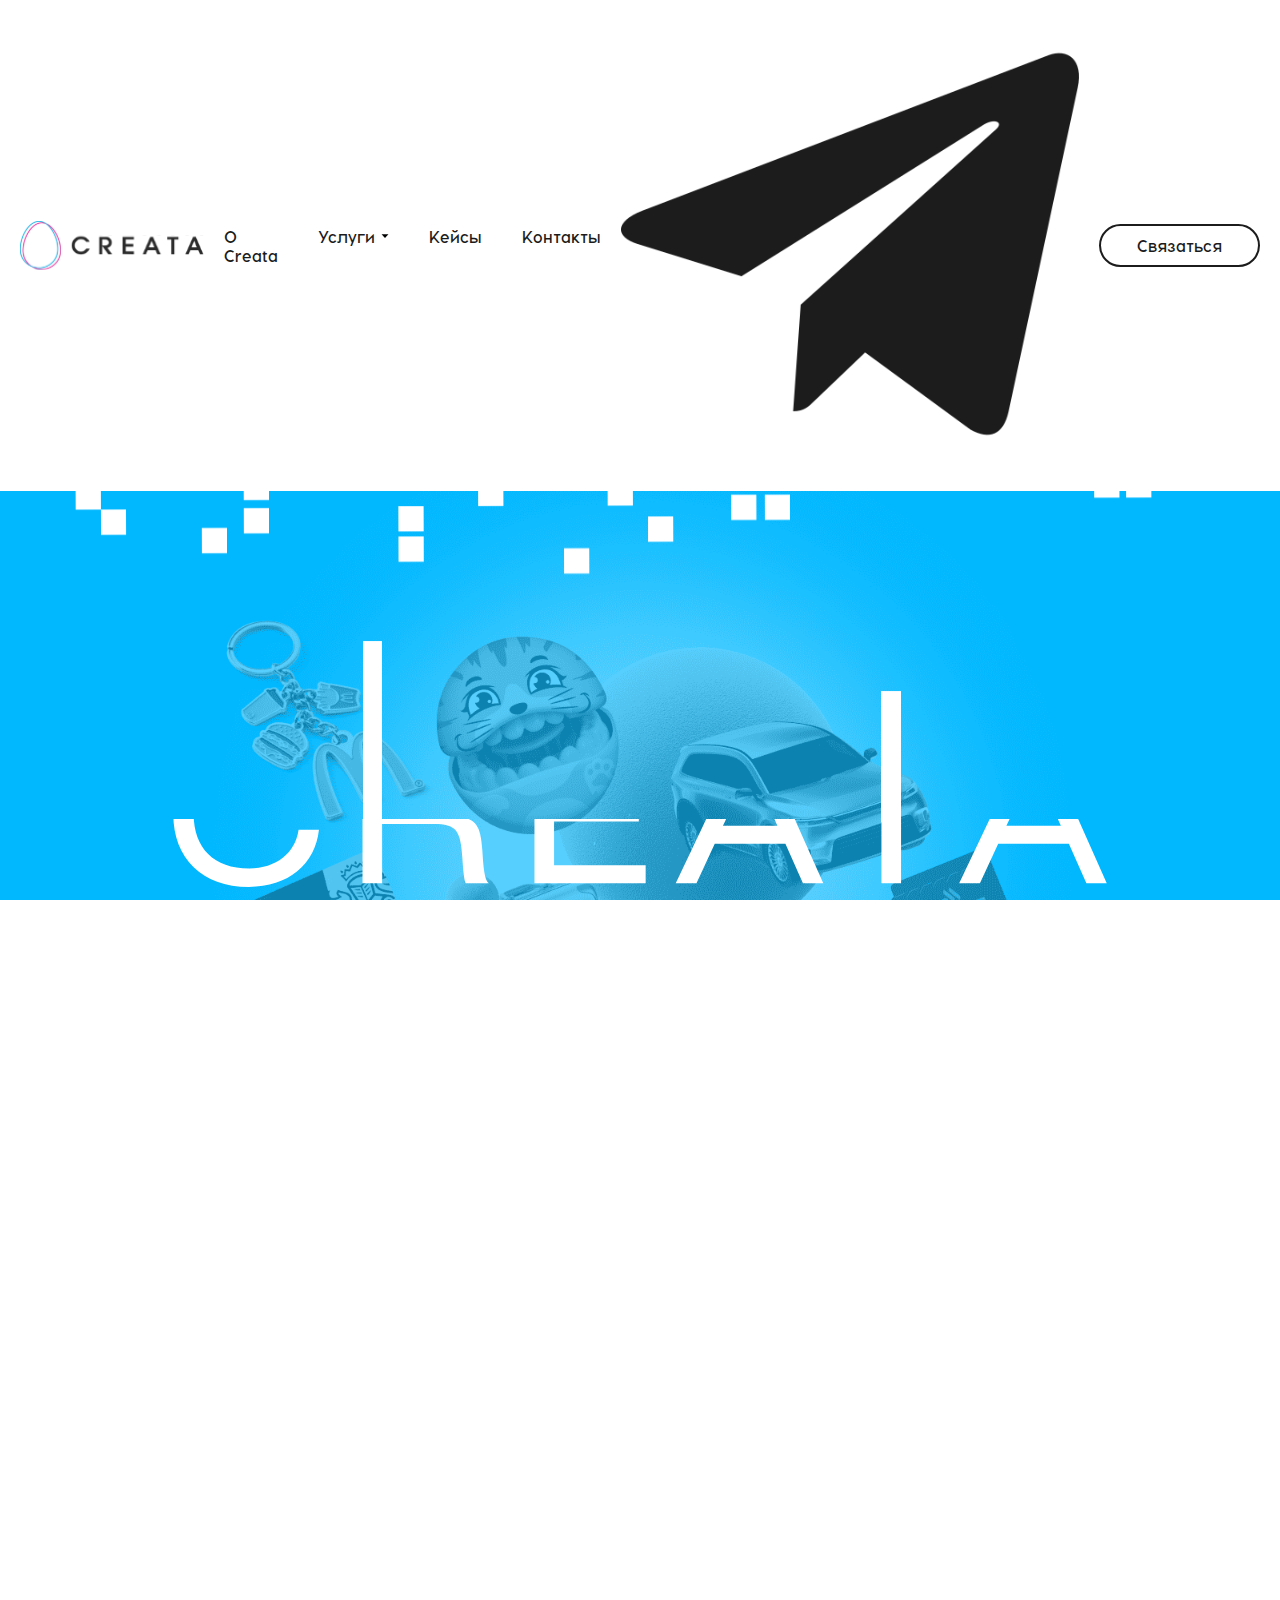
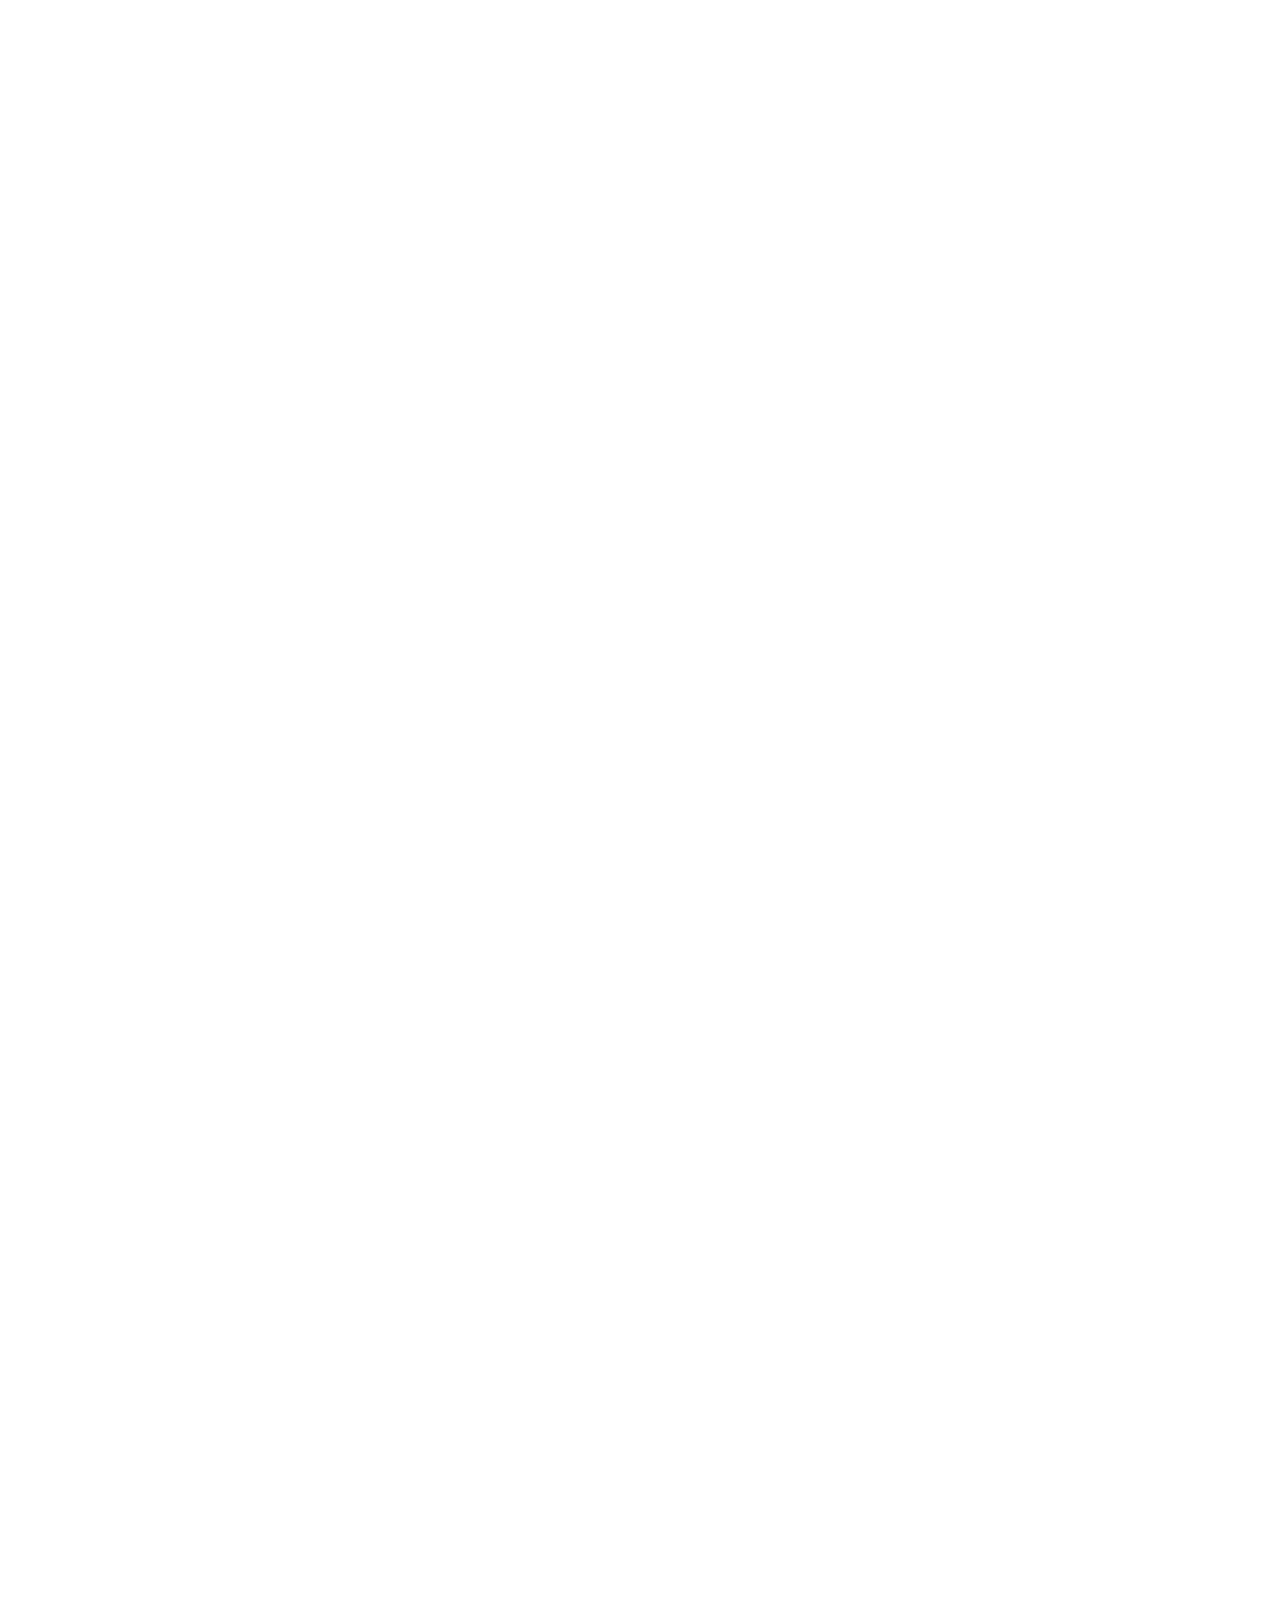
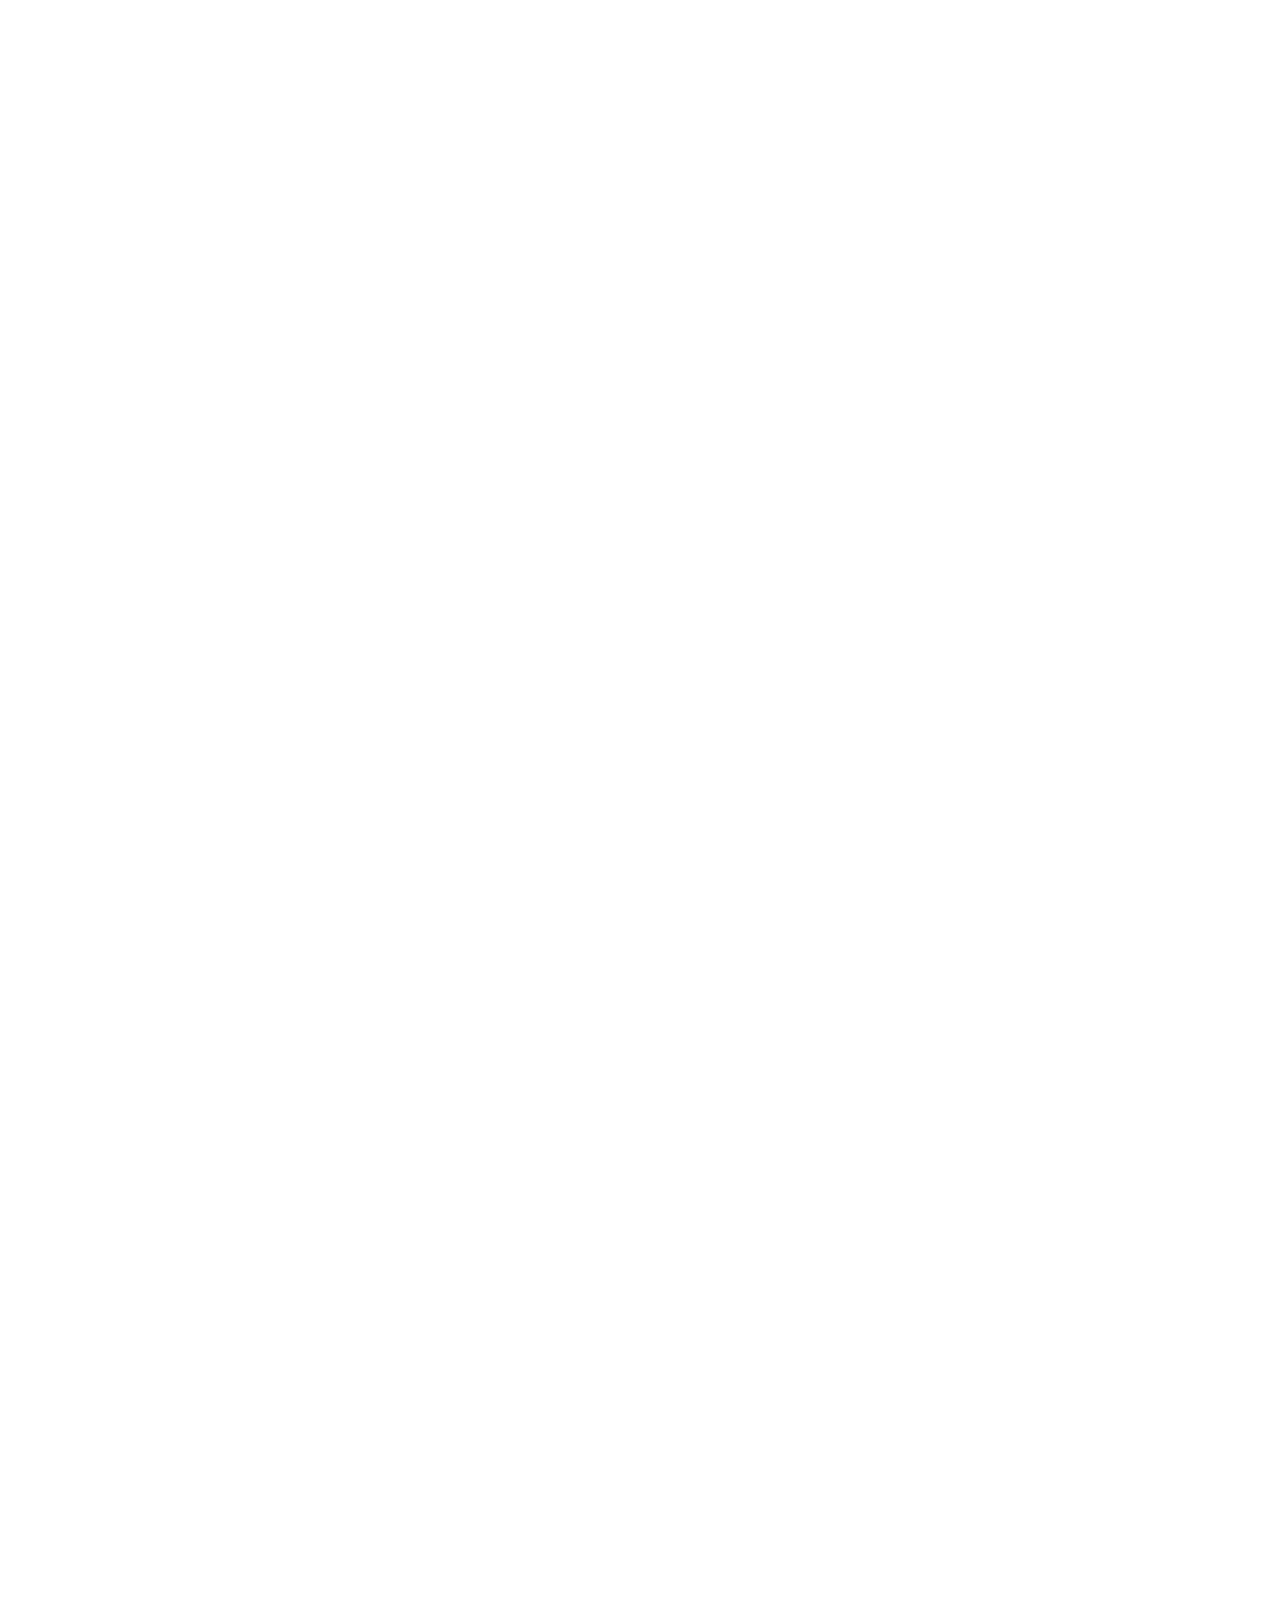
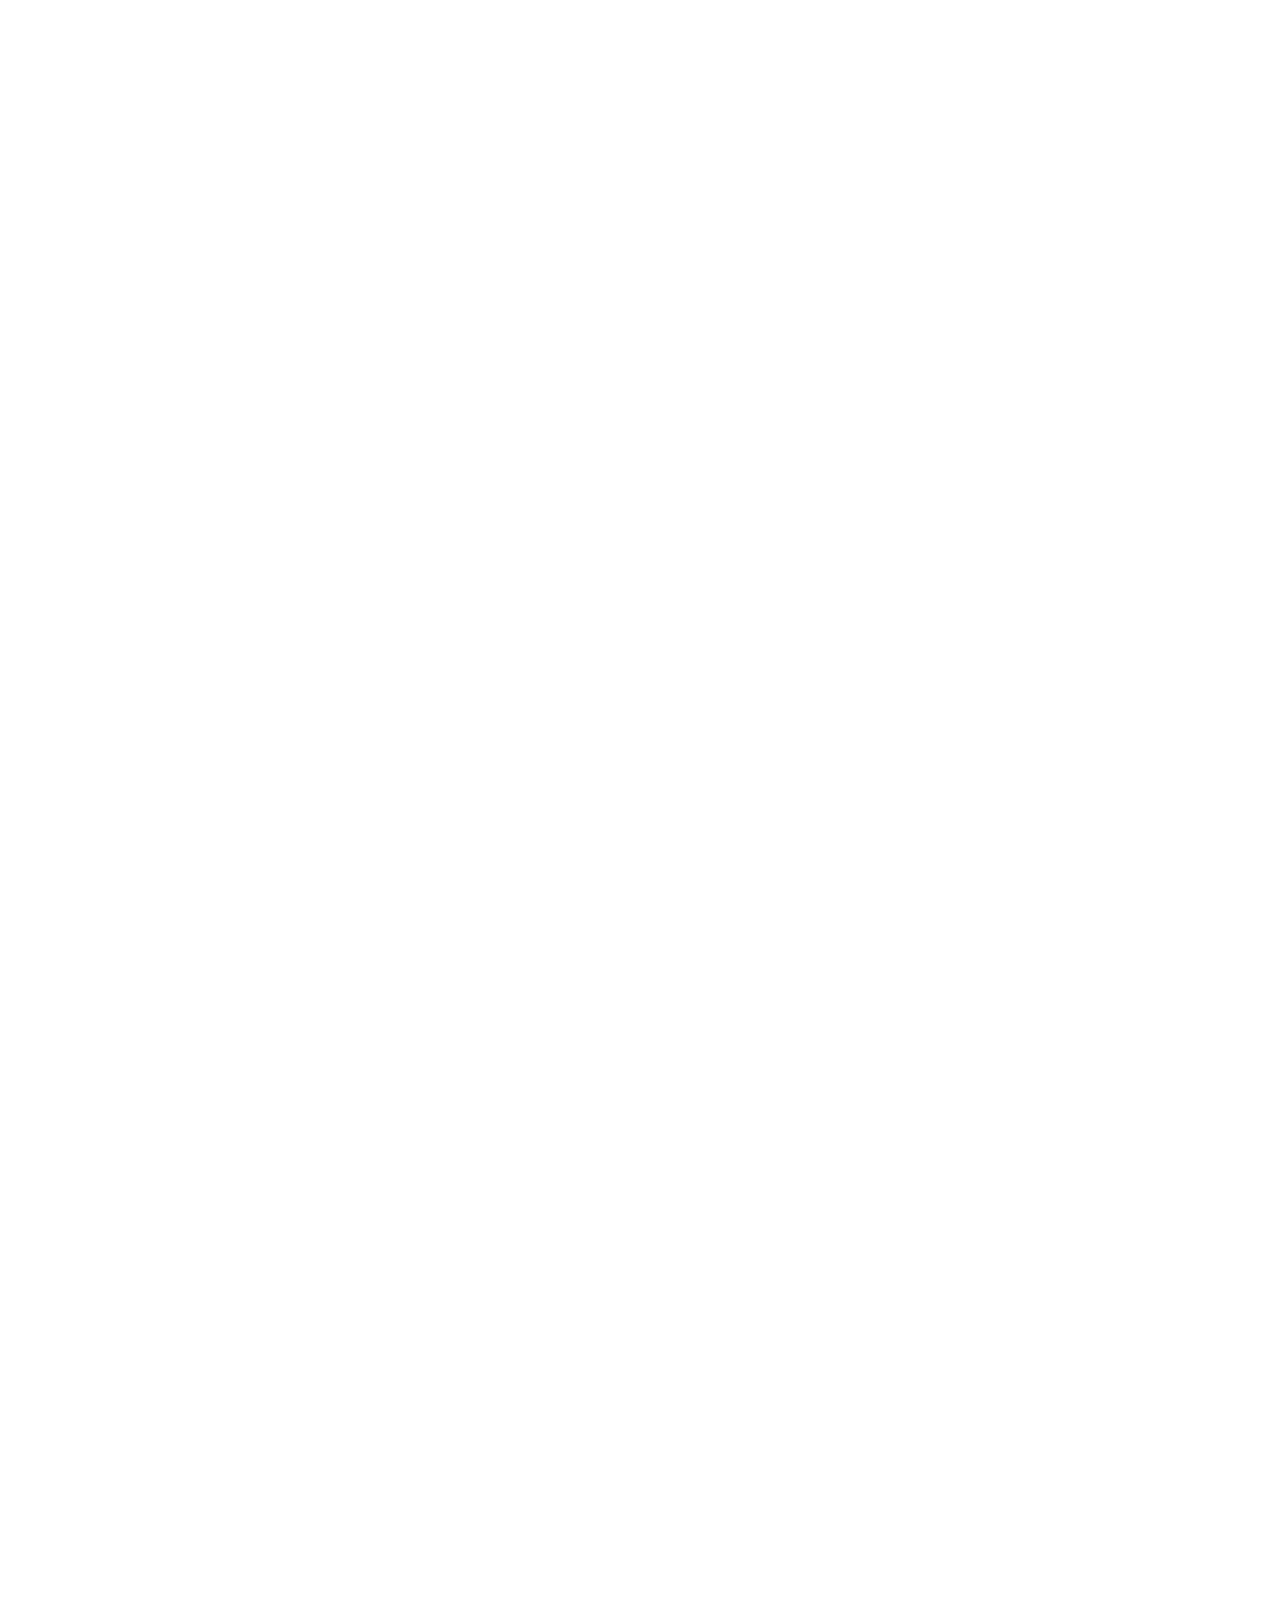
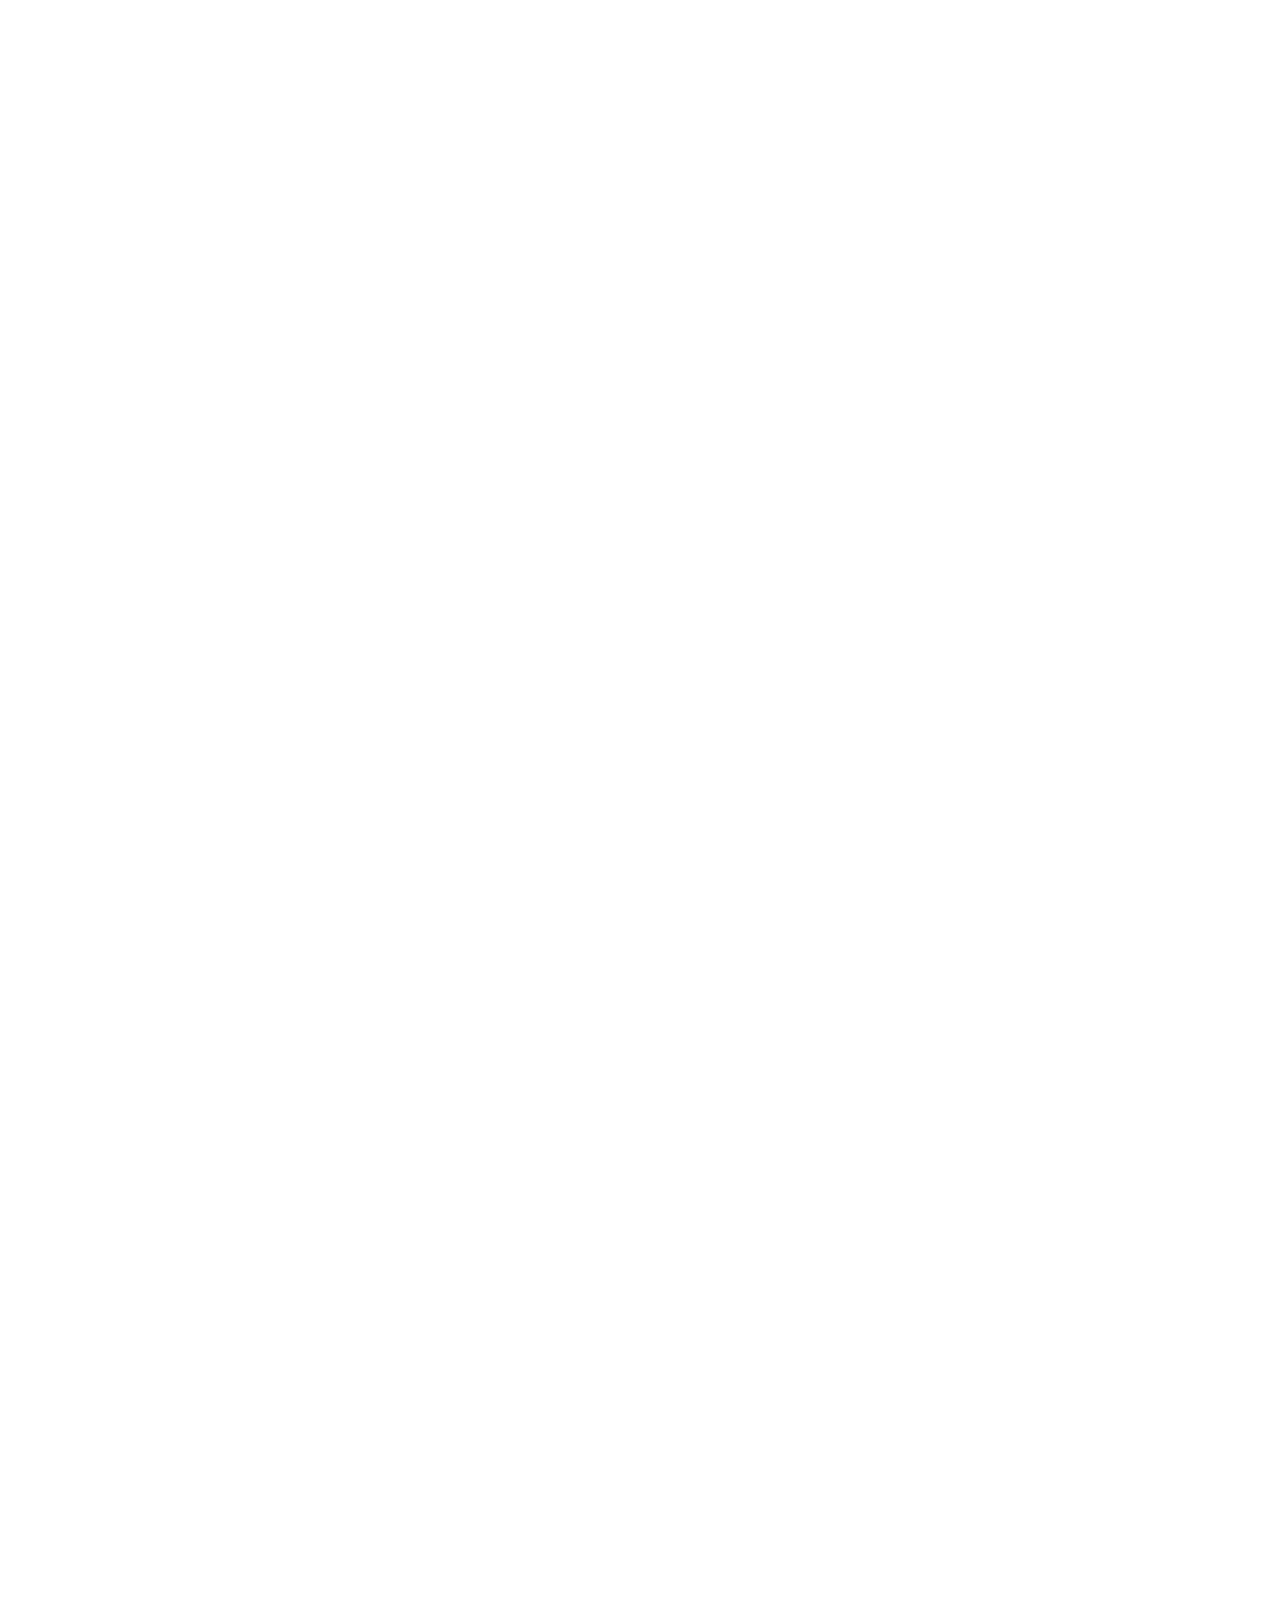
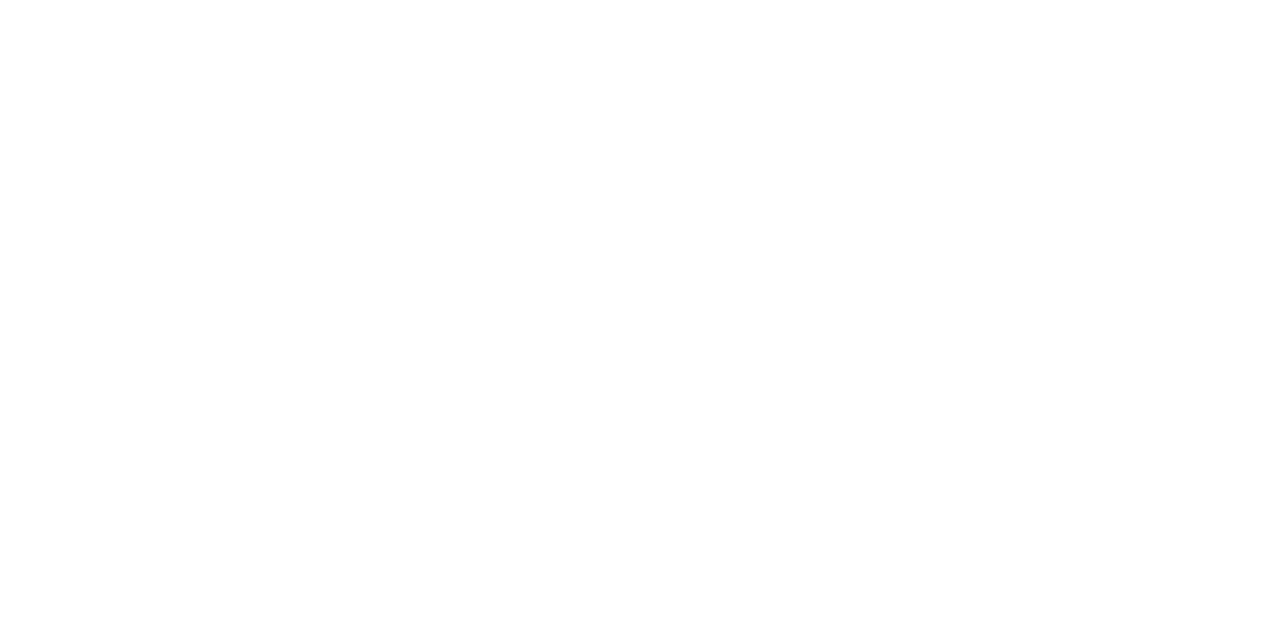
<file: index.html>
<!DOCTYPE html>
<html lang="ru" class="fixed">
  <head>
    <meta charset="UTF-8" />
    <meta http-equiv="X-UA-Compatible" content="IE=edge" />
    <meta name="viewport" content="width=device-width, initial-scale=1" />
    <meta http-equiv="x-ua-compatible" content="IE=edge" />
    <meta name="format-detection" content="telephone=no" />
    <meta name="format-detection" content="address=no" />
    <title>Creata</title>
    <link rel="stylesheet" href="css/slick.css" />
    <link rel="stylesheet" href="css/slick-theme.css" />
    <link rel="stylesheet" href="css/select2.min.css" />
    <link rel="stylesheet" href="css/magnific-popup.css" />
    <link rel="stylesheet" href="css/animation.css" />
    <link rel="stylesheet" href="css/style.css" />

  </head>

  <body>
    <header class="header">
      <div class="wrapper">
        <div class="header-info">
          <a href="index.html" class="logo">
            <img src="img/logo.svg" alt="" />
          </a>
          <div class="menu-wrap">
            <ul class="main-menu">
              <li><a href="index.html">О Creata</a></li>
              <li>
                <button type="button" class="drop-item">
                  Услуги <img src="img/polygon.svg" alt="" />
                </button>
                <ul class="sub-menu">
                  <li><a href="services.html">Промо</a></li>
                  <li><a href="services.html">Digital</a></li>
                  <li><a href="services.html">Игрушки и мерч</a></li>
                </ul>
              </li>
              <li ><a href="cases.html">Кейсы</a></li>
              <li><a href="contacts.html">Контакты</a></li>
            </ul>
          </div>
          <div class="contact-info">
            <a href="#" class="soc-link tg">
              <img src="img/telegram.svg" alt="" />
            </a>
            <button type="button" class="border-btn header-border-btn">Связаться</button>
            <button type="button" class="drop-menu">
              <span class="line"></span>
              <span class="line"></span>
              <span class="line"></span>
            </button>
          </div>
        </div>
      </div>
    </header>
    <section class="section section__full screen-one__section" data-firstScreen>
      <div class="screen-one__bg screen-one__bg-1" ></div>
      <div class="screen-one__bg screen-one__bg-2" data-screen-one-picture></div>
      <div class="screen-one">
        <div class="screen-one__content">
          <div class="screen-one__logo__wrap" >
            <div class="screen-one__logo" data-firstScreen-logo>
              <img src="img/CREATA.svg" alt="">
            </div>
          </div>
          <div class="screen-one__line" data-firstScreen-line></div>
          <div class="screen-one__line _two" data-firstScreen-line-2></div>
          <div class="screen-one__text" data-screen-one-text>
            МЕЖДУНАРОДНОЕ <br class="_mob"> РЕКЛАМНОЕ <br> АГЕНТСТВО <br class="_mob"> ПО АКТИВАЦИИ БРЕНДОВ
          </div>

        </div>
        <div class="screen-one__link__wrap">
          <a href="#" class="screen-one__link _1">
            <div  class="screen-one__link__content">#ссылка 1</div>
          </a>
          <a href="#" class="screen-one__link _2">
            <div  class="screen-one__link__content">#ссылка 2</div>
          </a>
          <a href="#" class="screen-one__link _3">
            <div  class="screen-one__link__content">#ссылка 3</div>
          </a>
          <a href="#" class="screen-one__link _4">
            <div  class="screen-one__link__content">#ссылка 4</div>
          </a>
          <a href="#" class="screen-one__link _5">
            <div  class="screen-one__link__content">#зубастики кидз комбо</div>
          </a>
          <a href="#" class="screen-one__link _6">
            <div  class="screen-one__link__content">#ссылка 6</div>
          </a>
        </div>

      </div>
      <div class="screen-one__cube _top" data-screen-one-cube>
        <img src="img/cube-2.png" alt="">
      </div>
      <div class="screen-one__cube _bottom" data-screen-one-cube>
        <img src="img/cube-1.png" alt="">
      </div>
    </section>
    <div class="about" data-star-parent>
      <div class="star" data-star>
        <svg width="1000" height="1000" viewBox="0 0 1000 1000" fill="none" xmlns="http://www.w3.org/2000/svg">
          <g opacity="0.1">
            <rect width="100" class="star-line" data-star-line height="1000" transform="matrix(-1 0 0 1 550.801 0)" fill="#8B8B8B" />
            <rect width="100" class="star-line" data-star-line height="1000" transform="matrix(0 -1 -1 0 1000 550)" fill="#8B8B8B" />
            <rect width="100" class="star-line" data-star-line height="1000" transform="matrix(0.707107 -0.707107 -0.707107 -0.707107 819.105 889.814)" fill="#8B8B8B" />
            <rect width="100" class="star-line" data-star-line height="1000" transform="matrix(0.707107 0.707107 0.707107 -0.707107 111.996 819.104)" fill="#8B8B8B" />
          </g>
        </svg>
      </div>
      <div class="wrapper">
        <div class="about-info">
          <h2>
            Более 40 лет Creata <br> создает новые способы <br> взаимодействия брендов <br> с
            потребителями через игру.
          </h2>
          <p>
            Будь то игрушка в коробке с хлопьями или новое игровое приложение,
            уникальная акция или специализированный продукт, наша команда
            экспертов воплотит это в жизнь.
          </p>
          <a href="#">ПОДРОБНЕЕ О НАС <img src="img/arr-down.svg" alt="" /></a>
        </div>
        <div class="video-block">
          <img src="img/about-img.png" alt="" />
          <a href="#">СМОТРЕТЬ SHOWREEL</a>
          <button class="play" type="button">
            <img src="img/play-img.svg" alt="" />
          </button>
        </div>
      </div>
    </div>

    <div class="trused" data-trused-parent>
      <div class="wrapper">

        <div class="info-texts">
          <h2>НАМ ДОВЕРЯЮТ <span> ВЕДУЩИЕ БРЕНДЫ</span></h2>
          <p>
            Как никто другой мы используем магию игры для создания прочных
            взаимосвязей между покупателями и брендами. Игра порождает участие и
            приводит к вовлеченности – Creata доказала это, реализуя проекты для
            топ-брендов по всему миру, в том числе и для компаний McDonald’s,
            Вкусно – и Точка, МТС, Coca-Cola и Kellogg’s.
          </p>
        </div>
        <div class="main-info">
          <a href="mtc.html" class="bg h710" style="background-image: url(img/trused-bg.jpg)">
            <img src="img/trused-img1.png" alt="" class="trused-img1" data-trused-img />
            <img src="img/trused-img2.png" alt="" class="trused-img2" data-trused-img />
          </a>
          <div class="bottom-line">
            <b>МТС 30 лет</b>
            <div class="buttons">
              <a href="#">
                <span class="icon">
                  <img src="img/icon1.svg" alt="" />
                </span>
                <span class="text">Промо</span>
              </a>
              <a href="#">
                <span class="icon">
                  <img src="img/icon2.svg" alt="" style="margin-left: 3px" />
                </span>
                <span class="text">Digital</span>
              </a>
            </div>
          </div>
        </div>
      </div>
    </div>

    <div class="sticker" data-sticker-parent>
      <div class="wrapper">
        <div class="main-info">
          <a href="stickermania.html" class="bg" style="background-image: url(img/sticker-bg.png)">
            <img src="img/sticker-img1.png" data-sticker-img alt="" class="sticker-img1" />
            <img src="img/sticker-img2.png" data-sticker-img alt="" class="sticker-img2" />
            <img src="img/sticker-img3.png" data-sticker-img alt="" class="sticker-img3" />
          </a>
          <div class="bottom-line">
            <b>СТИКЕРМАНИЯ. ВКУСНО – И ТОЧКА</b>
            <div class="buttons">
              <a href="#">
                <span class="icon">
                  <img src="img/icon1.svg" alt="" />
                </span>
                <span class="text">Промо</span>
              </a>
              <a href="#">
                <span class="icon">
                  <img src="img/icon2.svg" alt="" style="margin-left: 3px" />
                </span>
                <span class="text">Digital</span>
              </a>
            </div>
          </div>
        </div>
      </div>
    </div>

    <div class="information-block">
      <div class="wrapper">
        <div class="main-info" data-information-parent>
          <img src="img/left-img.png"  data-information-img alt="" class="left-img">
          <img src="img/right-img.png" data-information-img  alt="" class="right-img">
          <a href="project.html"
            class="bg"
            style="background-image: url(img/information-img1.png)"
          >
            <img src="img/information-info-img1.png" alt="" class="img1" />
          </a>
          <div class="bottom-line">
            <b>KELLOGG’S SPIDER-MAN</b>
            <div class="buttons">
              <a href="#">
                <span class="icon">
                  <img src="img/icon1.svg" alt="" />
                </span>
                <span class="text">Промо</span>
              </a>
              <a href="#">
                <span class="icon">
                  <img src="img/icon2.svg" alt="" style="margin-left: 3px" />
                </span>
                <span class="text">Digital</span>
              </a>
            </div>
          </div>
        </div>
        <div class="main-info" data-information-parent>
          <a href="critters.html"
            class="bg"
            style="background-image: url(img/information-img2.png)"
          >
            <img src="img/information-info-img2.png" data-information-img alt="" class="img2" />
            <img src="img/information-info-img3.png" data-information-img alt="" class="img3" />
        </a>
          <div class="bottom-line">
            <b>ЗУБАСТИКИ. КИДз КОМБО</b>
            <div class="buttons">
              <a href="#">
                <span class="icon">
                  <img src="img/icon3.svg" alt="" />
                </span>
                <span class="text">Игрушки</span>
              </a>
              <a href="#">
                <span class="icon">
                  <img src="img/icon2.svg" alt="" style="margin-left: 3px" />
                </span>
                <span class="text">Digital</span>
              </a>
            </div>
          </div>
        </div>
      </div>
    </div>


    <div class="sustainable-development">
      <div class="wrapper">
        <div class="texts">
          <h2>УСТОЙЧИВОЕ <span>РАЗВИТИЕ</span></h2>
          <p>
            Когда мы придумываем идеи или производим что-либо, мы всегда
            стремимся к максимальной безопасности для поддержания экологического
            баланса планеты и здоровья потребителей.
          </p>
        </div>
        <div class="images">
          <img src="img/sustainable-img2.png" alt="" class="img2" />
          <img src="img/sustainable-img1.png" alt="" class="img1" />
        </div>
        <p>
          Когда мы придумываем идеи или производим что-либо, мы всегда стремимся
          к максимальной безопасности для поддержания экологического баланса
          планеты и здоровья потребителей.
        </p>
      </div>
    </div>

    <div class="our-projects">
      <div class="wrapper">
        <h2>ВОТ НЕКОТОРЫЕ НАШИ “ЗЕЛЕНЫе” ПРОЕКТы:</h2>
        <div class="our-projects-slider">
          <a href="#" class="item">
            <span class="img-wrap">
              <img src="img/our-projects-img1.png" alt="" />
            </span>
            <span class="text">MARS</span>
          </a>
          <a href="#" class="item">
            <span class="img-wrap">
              <img src="img/our-projects-img2.png" alt="" />
            </span>
            <span class="text">COCA-COLA</span>
          </a>
          <a href="#" class="item">
            <span class="img-wrap">
              <img src="img/our-projects-img3.png" alt="" />
            </span>
            <span class="text">SOUTH WEST AIRLINES</span>
          </a>
        </div>
      </div>
    </div>


    <div class="in-touch" id="touch-form">
      <svg
      class="img1"
      width="68"
      height="249"
      viewBox="0 0 68 249"
      fill="none"
      xmlns="http://www.w3.org/2000/svg"
    >
      <rect x="15" y="76.9727" width="30" height="30" />
      <rect x="38" y="170.973" width="30" height="30" />
      <rect y="170.973" width="30" height="30" />
      <rect x="22" y="218.973" width="30" height="30" />
      <rect
        width="30"
        height="31"
        transform="matrix(0 1 1 0 37 0.972656)"
      />
    </svg>
    <svg
      class="img2"
      width="76"
      height="621"
      viewBox="0 0 76 621"
      fill="none"
      xmlns="http://www.w3.org/2000/svg"
    >
      <rect x="1" y="253.973" width="30" height="30" />
      <rect x="31" y="452.973" width="30" height="30" />
      <rect x="6" y="366.973" width="30" height="30" />
      <rect y="178.973" width="30" height="30" />
      <rect x="37" y="103.973" width="30" height="30" />
      <rect x="1" y="0.972656" width="30" height="30" />
      <rect x="45" y="262.973" width="30" height="30" />
      <rect x="1" y="139.973" width="30" height="30" />
      <rect x="46" y="21.9727" width="30" height="30" />
      <rect width="30" height="31" transform="matrix(0 1 1 0 7 590.973)" />
      <rect width="30" height="31" transform="matrix(0 1 1 0 43 534.973)" />
      <rect width="30" height="31" transform="matrix(0 1 1 0 6 497.973)" />
    </svg>
      <div class="wrapper">
        <svg
          class="img3"
          width="834"
          height="152"
          viewBox="0 0 834 152"
          fill="none"
          xmlns="http://www.w3.org/2000/svg"
        >
          <rect width="30" height="30" transform="matrix(0 1 1 0 0 121.973)" />
          <rect width="30" height="30" transform="matrix(0 1 1 0 30 91.9727)" />
          <rect width="30" height="30" transform="matrix(0 1 1 0 60 31.9727)" />
          <rect
            width="30"
            height="30"
            transform="matrix(0 1 1 0 236 121.973)"
          />
          <rect
            width="30"
            height="30"
            transform="matrix(0 1 1 0 235 73.9727)"
          />
          <rect
            width="30"
            height="30"
            transform="matrix(0 1 1 0 113 86.9727)"
          />
          <rect
            width="30"
            height="30"
            transform="matrix(0 1 1 0 296 121.973)"
          />
          <rect
            width="30"
            height="31"
            transform="matrix(0 1 1 0 491.5 121.473)"
          />
          <rect
            width="30"
            height="31"
            transform="matrix(0 1 1 0 772 31.9727)"
          />
          <rect
            width="30"
            height="31"
            transform="matrix(0 1 1 0 741 61.9727)"
          />
          <rect
            width="30"
            height="31"
            transform="matrix(0 1 1 0 772 91.9727)"
          />
          <rect
            width="30"
            height="31"
            transform="matrix(0 1 1 0 803 121.973)"
          />
          <rect
            width="30"
            height="31"
            transform="matrix(0 1 1 0 638 118.973)"
          />
          <rect
            width="30"
            height="31"
            transform="matrix(0 1 1 0 461.5 92.4727)"
          />
          <rect
            width="32"
            height="30"
            transform="matrix(0 1 1 0 402 61.9727)"
          />
          <rect
            width="30"
            height="30"
            transform="matrix(0 1 1 0 522 0.972656)"
          />
          <rect
            width="30"
            height="30"
            transform="matrix(0 1 1 0 492 30.9727)"
          />
          <rect
            width="30"
            height="30"
            transform="matrix(0 1 1 0 522 60.9727)"
          />
          <rect
            width="30"
            height="30"
            transform="matrix(0 1 1 0 552 30.9727)"
          />
          <rect
            width="30"
            height="30"
            transform="matrix(0 1 1 0 548 121.973)"
          />
        </svg>
        <h2 class="touch-title">
          <svg
            class="img6"
            width="163"
            height="65"
            viewBox="0 0 163 65"
            fill="none"
            xmlns="http://www.w3.org/2000/svg"
          >
            <rect width="15" height="15" transform="matrix(0 1 1 0 106 23)" />
            <rect width="15" height="15" transform="matrix(0 1 1 0 80 0)" />
            <rect width="15" height="15" transform="matrix(0 1 1 0 148 12)" />
            <rect width="15" height="15" transform="matrix(0 1 1 0 0 25)" />
            <rect width="15" height="15" transform="matrix(0 1 1 0 53 25)" />
            <rect width="15" height="15" transform="matrix(0 1 1 0 25 45)" />
            <rect width="15" height="15" transform="matrix(0 1 1 0 128 50)" />
          </svg>
          <svg
            class="img7"
            width="242"
            height="71"
            viewBox="0 0 242 71"
            fill="none"
            xmlns="http://www.w3.org/2000/svg"
          >
            <rect width="15" height="15" transform="matrix(0 1 1 0 227 56)" />
            <rect width="15" height="15" transform="matrix(0 1 1 0 65 48)" />
            <rect width="15" height="15" transform="matrix(0 1 1 0 50 12)" />
            <rect width="15" height="15" transform="matrix(0 1 1 0 15 27)" />
            <rect width="15" height="15" transform="matrix(0 1 1 0 127 23)" />
            <rect width="15" height="15" transform="matrix(0 1 1 0 203 23)" />
            <rect width="15" height="15" transform="matrix(0 1 1 0 0 0)" />
          </svg>
          МЫ ВСЕГДА <span class="pink">НА СВЯЗИ</span>
          <svg
            class="img8"
            width="91"
            height="111"
            viewBox="0 0 91 111"
            fill="none"
            xmlns="http://www.w3.org/2000/svg"
          >
            <rect
              width="15"
              height="15"
              transform="matrix(1 0 0 -1 49 57.5781)"
            />
            <rect
              width="15"
              height="15"
              transform="matrix(1 0 0 -1 26 83.5781)"
            />
            <rect
              width="15"
              height="15"
              transform="matrix(1 0 0 -1 38 15.5781)"
            />
            <rect
              width="15"
              height="15"
              transform="matrix(1 0 0 -1 0 102.578)"
            />
            <rect
              width="15"
              height="15"
              transform="matrix(1 0 0 -1 51 110.578)"
            />
            <rect
              width="15"
              height="15"
              transform="matrix(1 0 0 -1 69 83.5781)"
            />
            <rect
              width="15"
              height="15"
              transform="matrix(1 0 0 -1 76 35.5781)"
            />
          </svg>
        </h2>
        <div class="touch-form-wrap">
          <div class="info">
            <h4>
              Мы работаем как с проектами "под ключ", так и с удовольствием
              подключимся к отдельным блокам вашего брифа.
            </h4>
            <p>
              Напишите нам на электронную почту или заполните форму, и мы
              свяжемся с Вами в ближайшее время.
            </p>
            <a href="mailto:INFO@CREATA.RU">INFO@CREATA.RU</a>
            <svg
              class="img5"
              width="432"
              height="239"
              viewBox="0 0 432 239"
              fill="none"
              xmlns="http://www.w3.org/2000/svg"
            >
              <rect width="20" height="20" transform="matrix(0 1 1 0 402 0)" />
              <rect width="20" height="20" transform="matrix(0 1 1 0 0 188)" />
              <rect width="20" height="20" transform="matrix(0 1 1 0 32 149)" />
              <rect
                width="20"
                height="20"
                transform="matrix(0 1 1 0 310 139)"
              />
              <rect
                width="20"
                height="20"
                transform="matrix(0 1 1 0 207 191)"
              />
              <rect width="20" height="20" transform="matrix(0 1 1 0 60 219)" />
              <rect
                width="20"
                height="20"
                transform="matrix(0 1 1 0 249 159)"
              />
              <rect
                width="20"
                height="20"
                transform="matrix(0 1 1 0 152 188)"
              />
              <rect
                width="20"
                height="20"
                transform="matrix(0 1 1 0 119 139.027)"
              />
              <rect
                width="20"
                height="20"
                transform="matrix(0 1 1 0 88 169.027)"
              />
              <rect
                width="20"
                height="20"
                transform="matrix(0 1 1 0 119 199.027)"
              />
              <rect
                width="20"
                height="20"
                transform="matrix(0 1 1 0 152 219)"
              />
              <rect width="20" height="20" transform="matrix(0 1 1 0 412 48)" />
              <rect
                width="20"
                height="20"
                transform="matrix(0 1 1 0 249 132)"
              />
              <rect width="20" height="20" transform="matrix(0 1 1 0 0 129)" />
              <rect width="20" height="20" transform="matrix(0 1 1 0 382 74)" />
              <rect
                width="20"
                height="20"
                transform="matrix(0 1 1 0 342 139)"
              />
              <rect
                width="20"
                height="20"
                transform="matrix(0 1 1 0 203.5 149)"
              />
              <rect width="20" height="20" transform="matrix(0 1 1 0 342 69)" />
              <rect
                width="20"
                height="20"
                transform="matrix(0 1 1 0 249 219)"
              />
            </svg>
          </div>
          <form class="touch-form">
            <svg
              class="img4"
              width="335"
              height="129"
              viewBox="0 0 335 129"
              fill="none"
              xmlns="http://www.w3.org/2000/svg"
            >
              <rect width="20" height="20" transform="matrix(0 1 1 0 155 20)" />
              <rect width="20" height="20" transform="matrix(0 1 1 0 315 4)" />
              <rect width="20" height="20" transform="matrix(0 1 1 0 315 30)" />
              <rect width="20" height="20" transform="matrix(0 1 1 0 315 61)" />
              <rect width="20" height="20" transform="matrix(0 1 1 0 279 40)" />
              <rect width="20" height="20" transform="matrix(0 1 1 0 220 44)" />
              <rect width="20" height="20" transform="matrix(0 1 1 0 36 24)" />
              <rect width="20" height="20" transform="matrix(0 1 1 0 95 60)" />
              <rect width="20" height="20" transform="matrix(0 1 1 0 0 81)" />
              <rect width="20" height="20" transform="matrix(0 1 1 0 0 109)" />
              <rect width="20" height="20" transform="matrix(0 1 1 0 220 74)" />
              <rect width="20" height="20" transform="matrix(0 1 1 0 152 94)" />
              <rect width="20" height="20" transform="matrix(0 1 1 0 295 99)" />
              <rect width="20" height="20" transform="matrix(0 1 1 0 132 0)" />
            </svg>
            <input type="text" placeholder="Имя" name="name" required />
            <input
              type="text"
              placeholder="Название компании"
              name="company"
              required
            />
            <input type="email" placeholder="Email" name="mail" required />
            <input
              type="tel"
              placeholder="Телефон"
              name="phone"
              class="phone-number-input"
              required
            />
            <textarea
              placeholder="Комментарий"
              required
              name="textarea"
            ></textarea>
            <button class="black-btn send" type="submit">Отправить</button>
            <p>
              Нажимая “Отправить”, Вы даете согласие на обработку персональных
              данных
            </p>
          </form>
        </div>
      </div>
    </div>

    <div class="footer" data-footer>
      <div class="wrapper">
        <div class="footer-top">
          <a href="index.html" class="footer-logo">
            <img src="img/footer-logo.svg" alt="" />
          </a>
          <div class="footer-menu-wrap">
            <div class="item">
              <h3>Навигация</h3>
              <a href="#">Кейсы</a>
              <a href="#">Услуги</a>
              <a href="#">О Creata</a>
              <a href="#">Контакты</a>
            </div>
            <div class="item">
              <h3>Контакты</h3>
              <a href="tel:+74951477402">+7 (495) 147-74-02</a>
              <a href="mailto:info@creata.ru">info@creata.ru</a>
              <span class="address">Москва, Вятская ул., д. 27, с. 3</span>
              <a href="#" class="icon">
                <img src="img/tg-icon.svg" alt="" />
              </a>
            </div>
          </div>
        </div>
        <div class="footer-new__content">
          <div class="footer-new__logo__wrap" >
            <div class="footer-new__logo" data-footer-logo>
              <img src="img/CREATA.svg" alt="">
            </div>
          </div>
          <div class="footer-new__line" data-footer-line></div>
          <div class="footer-new__line _two" data-footer-line-2></div>
      
      
        </div>
        <div class="bottom-info">
          <a href="#" class="private">Политика конфиденциальности</a>
          <p class="copyright">
            Copyright &copy; 2025 Creata Russia. <br />
            Все права защищены
          </p>
          <a href="#" class="agreement">Пользовательское соглашение</a>
        </div>
      </div>
    </div>


    <script src="js/jquery-3.4.1.min.js"></script>
    <script src="js/slick.min.js"></script>
    <script src="js/jquery.inputmask.bundle.min.js"></script>
    <script src="js/jquery.validate.js"></script>
    <script src="js/select2.min.js"></script>
    <script src="js/jquery.magnific-popup.min.js"></script>
    <script src="js/jquery.smooth-scroll.min.js"></script>
    <script src="js/gsap.min.js"></script>
    <script src="js/ScrollTrigger.min.js"></script>
    <script src="js/star-animation.js"></script>
    <script src="js/trused-animation.js"></script>
    <script src="js/sticker-animation.js"></script>
    <script src="js/information-animation.js"></script>
    <script src="js/animation.js"></script>
    <script src="js/animation-footter.js"></script>
    <script src="js/script.js"></script>

  </body>
</html>
</file>
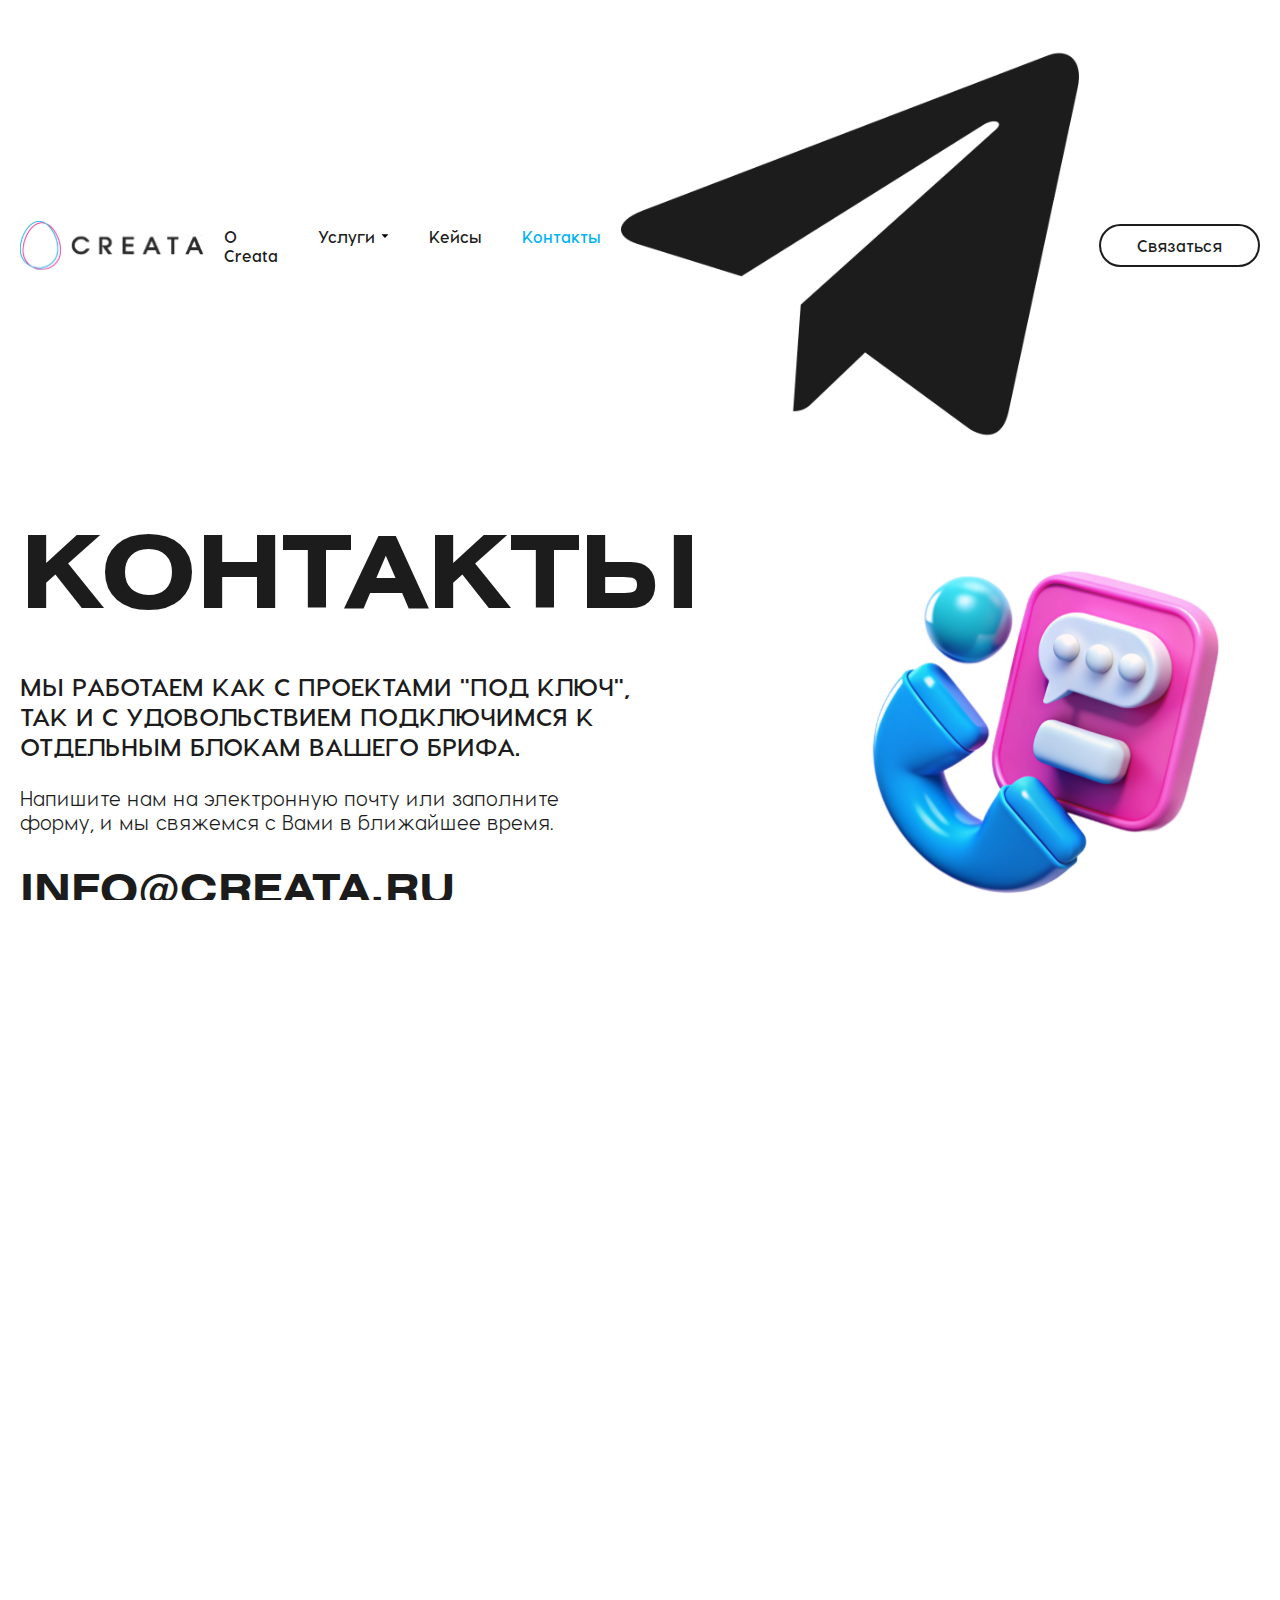
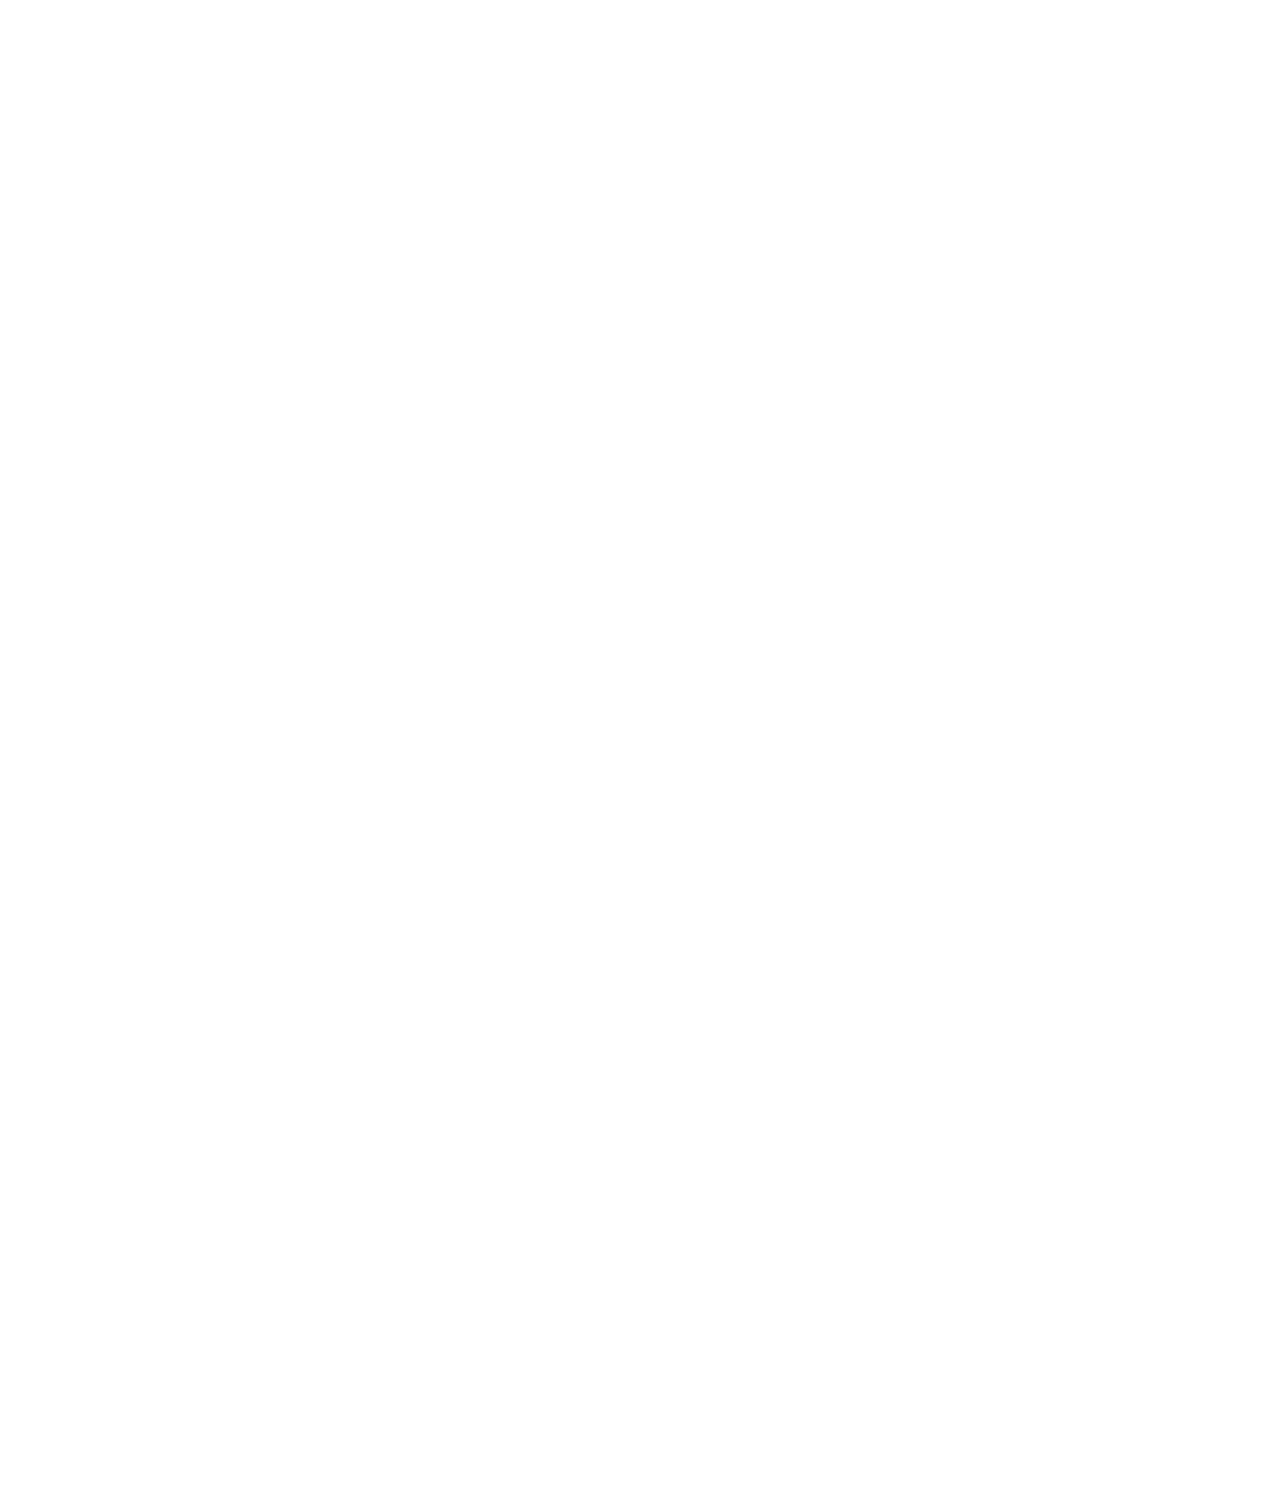
<file: contacts.html>
<!DOCTYPE html>
<html lang="ru" class="fixed">
  <head>
    <meta charset="UTF-8" />
    <meta http-equiv="X-UA-Compatible" content="IE=edge" />
    <meta name="viewport" content="width=device-width, initial-scale=1" />
    <meta http-equiv="x-ua-compatible" content="IE=edge" />
    <title>Creata</title>
    <link rel="stylesheet" href="css/slick.css" />
    <link rel="stylesheet" href="css/slick-theme.css" />
    <link rel="stylesheet" href="css/select2.min.css" />
    <link rel="stylesheet" href="css/magnific-popup.css" />
    <link rel="stylesheet" href="css/animation.css" />
    <link rel="stylesheet" href="css/style.css" />
  </head>

  <body>
    <header class="header">
      <div class="wrapper">
        <div class="header-info">
          <a href="index.html" class="logo">
            <img src="img/logo.svg" alt="" />
          </a>
          <div class="menu-wrap">
            <ul class="main-menu">
              <li><a href="#">О Creata</a></li>
              <li>
                <button type="button" class="drop-item">
                  Услуги <img src="img/polygon.svg" alt="" />
                </button>
                <ul class="sub-menu">
                  <li><a href="#">Промо</a></li>
                  <li><a href="#">Digital</a></li>
                  <li><a href="#">Игрушки и мерч</a></li>
                </ul>
              </li>
              <li ><a href="#">Кейсы</a></li>
              <li class="active"><a href="#">Контакты</a></li>
            </ul>
          </div>
          <div class="contact-info">
            <a href="#" class="soc-link tg">
              <img src="img/telegram.svg" alt="" />
            </a>
            <button type="button" class="border-btn header-border-btn">Связаться</button>
            <button type="button" class="drop-menu">
              <span class="line"></span>
              <span class="line"></span>
              <span class="line"></span>
            </button>
          </div>
        </div>
      </div>
    </header>

    <div class="contacts">
      <div class="wrapper">
        <div class="contacts-info">
          <div class="texts">
            <h2>КОНТАКТЫ</h2>
            <h4>
              Мы работаем как с проектами "под ключ", так и с удовольствием
              подключимся к отдельным блокам вашего брифа.
            </h4>
            <p>
              Напишите нам на электронную почту или заполните форму, и мы
              свяжемся с Вами в ближайшее время.
            </p>
            <a href="mailto:INFO@CREATA.RU">INFO@CREATA.RU</a>
          </div>
          <div class="img-wrap">
            <img src="img/contact-info-img.png" alt="" />
          </div>
        </div>
        <form class="contact-form">
          <input type="text" placeholder="Имя" name="name2" required />
          <input
            type="text"
            placeholder="Название компании"
            name="company2"
            required
          />
          <input type="email" placeholder="Email" name="email" required />
          <input
            type="tel"
            placeholder="Телефон"
            name="phone2"
            class="phone-number-input"
            required
          />

          <textarea
            placeholder="Комментарий"
            required
            name="textarea2"
          ></textarea>
          <button class="black-btn send" type="submit">Отправить</button>
          <p>
            Нажимая “Отправить”, Вы даете согласие на обработку персональных
            данных
          </p>
        </form>
        <div class="contact-map">
          <h5>
            Мы всегда рады личной встрече — у вас или в нашем офисе: <br />
            Москва, Вятская улица, дом 27, строение 3.
          </h5>
          <div id="map"></div>
        </div>
      </div>
    </div>

    <div class="footer" data-footer>
      <div class="wrapper">
        <div class="footer-top">
          <a href="index.html" class="footer-logo">
            <img src="img/footer-logo.svg" alt="" />
          </a>
          <div class="footer-menu-wrap">
            <div class="item">
              <h3>Навигация</h3>
              <a href="#">Кейсы</a>
              <a href="#">Услуги</a>
              <a href="#">О Creata</a>
              <a href="#">Контакты</a>
            </div>
            <div class="item">
              <h3>Контакты</h3>
              <a href="tel:+74951477402">+7 (495) 147-74-02</a>
              <a href="mailto:info@creata.ru">info@creata.ru</a>
              <span class="address">Москва, Вятская ул., д. 27, с. 3</span>
              <a href="#" class="icon">
                <img src="img/tg-icon.svg" alt="" />
              </a>
            </div>
          </div>
        </div>
        <div class="footer-new__content">
          <div class="footer-new__logo__wrap" >
            <div class="footer-new__logo" data-footer-logo>
              <img src="img/CREATA.svg" alt="">
            </div>
          </div>
          <div class="footer-new__line" data-footer-line></div>
          <div class="footer-new__line _two" data-footer-line-2></div>
      
      
        </div>
        <div class="bottom-info">
          <a href="#" class="private">Политика конфиденциальности</a>
          <p class="copyright">
            Copyright &copy; 2025 Creata Russia. <br />
            Все права защищены
          </p>
          <a href="#" class="agreement">Пользовательское соглашение</a>
        </div>
      </div>
    </div>

    <script src="js/jquery-3.4.1.min.js"></script>
    <script src="js/slick.min.js"></script>
    <script src="js/jquery.inputmask.bundle.min.js"></script>
    <script src="js/jquery.validate.js"></script>
    <script src="js/select2.min.js"></script>
    <script src="js/jquery.magnific-popup.min.js"></script>
    <script src="js/gsap.min.js"></script>
    <script src="js/ScrollTrigger.min.js"></script>
    <script src="js/jquery.smooth-scroll.min.js"></script>
    <script src="js/script.js"></script>
    <script src="js/animation-footter.js"></script>

    <script src="https://api-maps.yandex.ru/2.1/?lang=ru_RU"></script>

    <script>
ymaps.ready(function () {
    var myMap = new ymaps.Map("map", {
        center: [55.797068, 37.581873], // Москва
        zoom: 10,
        controls: ["zoomControl"],
    });

    myMap.behaviors.disable("scrollZoom"); // Отключаем зум при прокрутке страницы

    // Добавляем метку на карту
    var myPlacemark = new ymaps.Placemark([55.797068, 37.581873], {
        hintContent: "Москва", // Подсказка при наведении на метку
        balloonContent: "Это место в Москве" // Текст в баллоне при клике на метку
    });

    // Добавляем метку на карту
    myMap.geoObjects.add(myPlacemark);
});
    </script>
  </body>
</html>
</file>
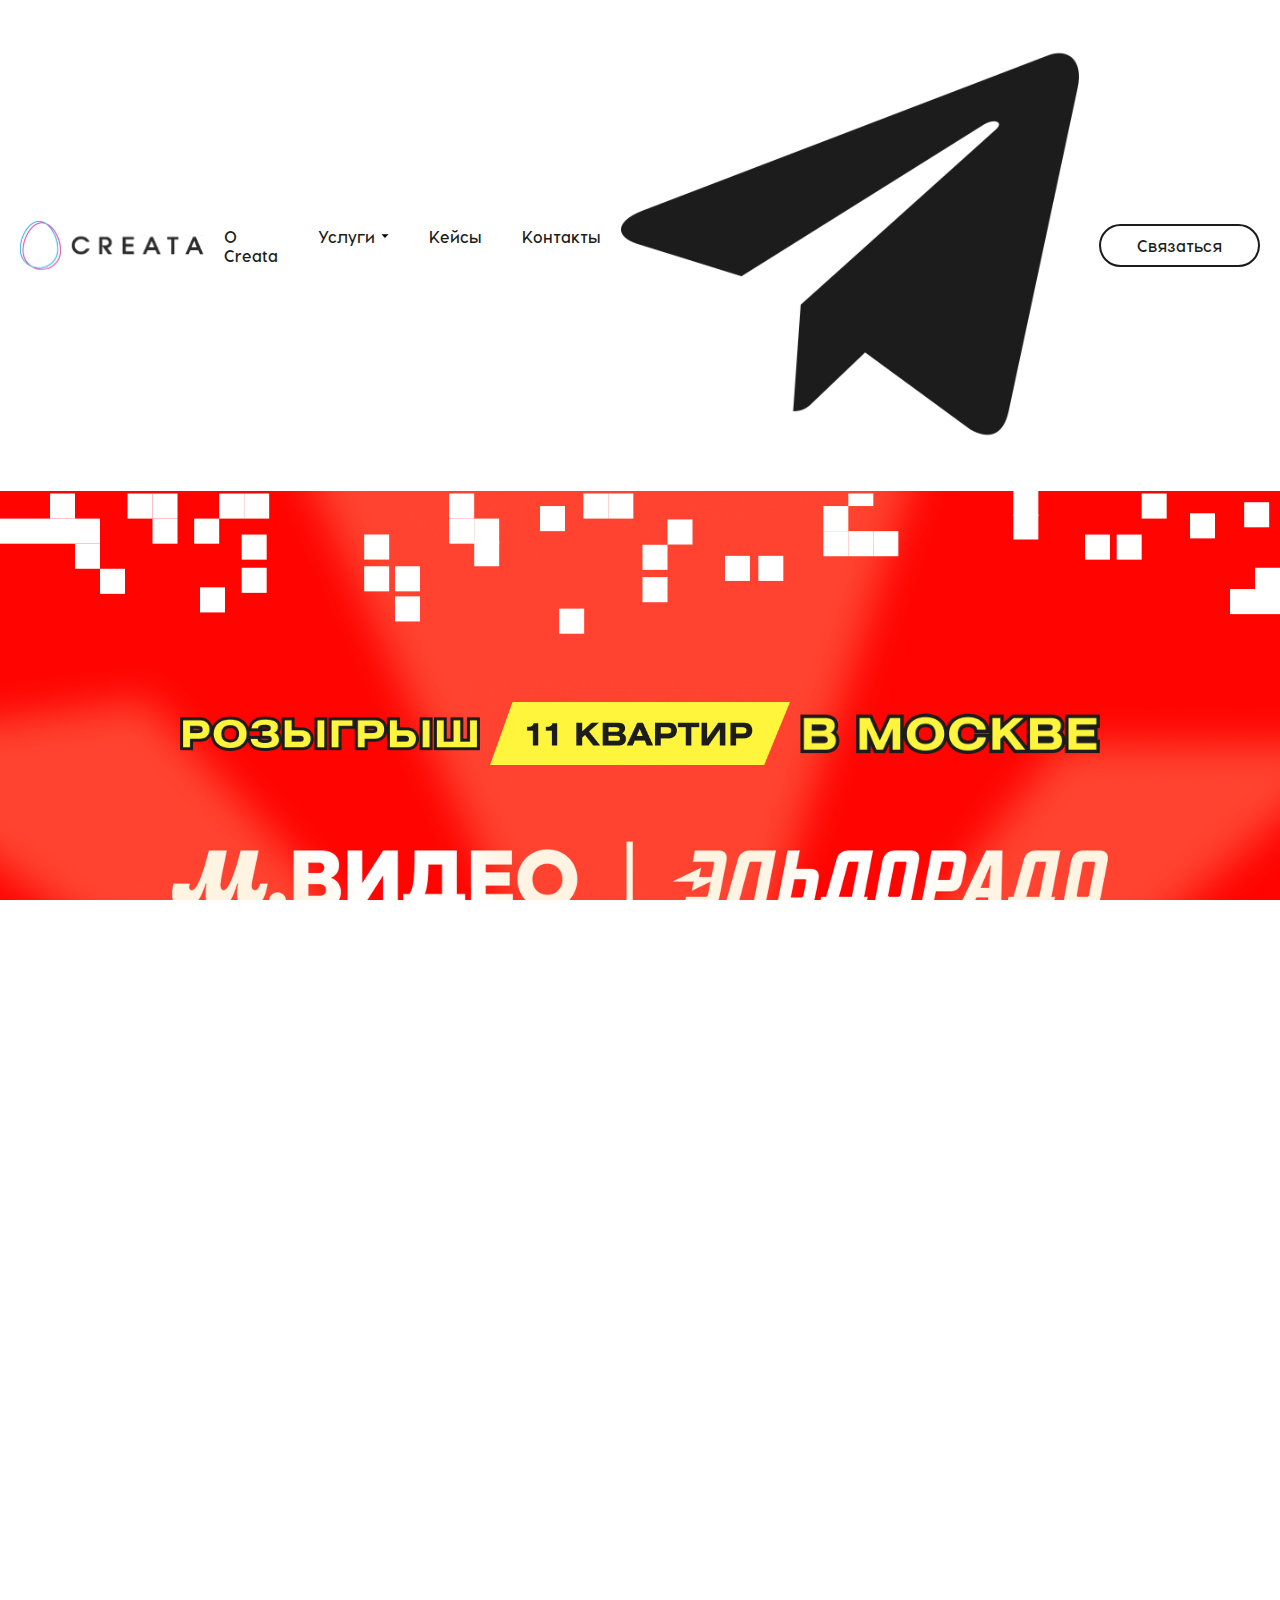
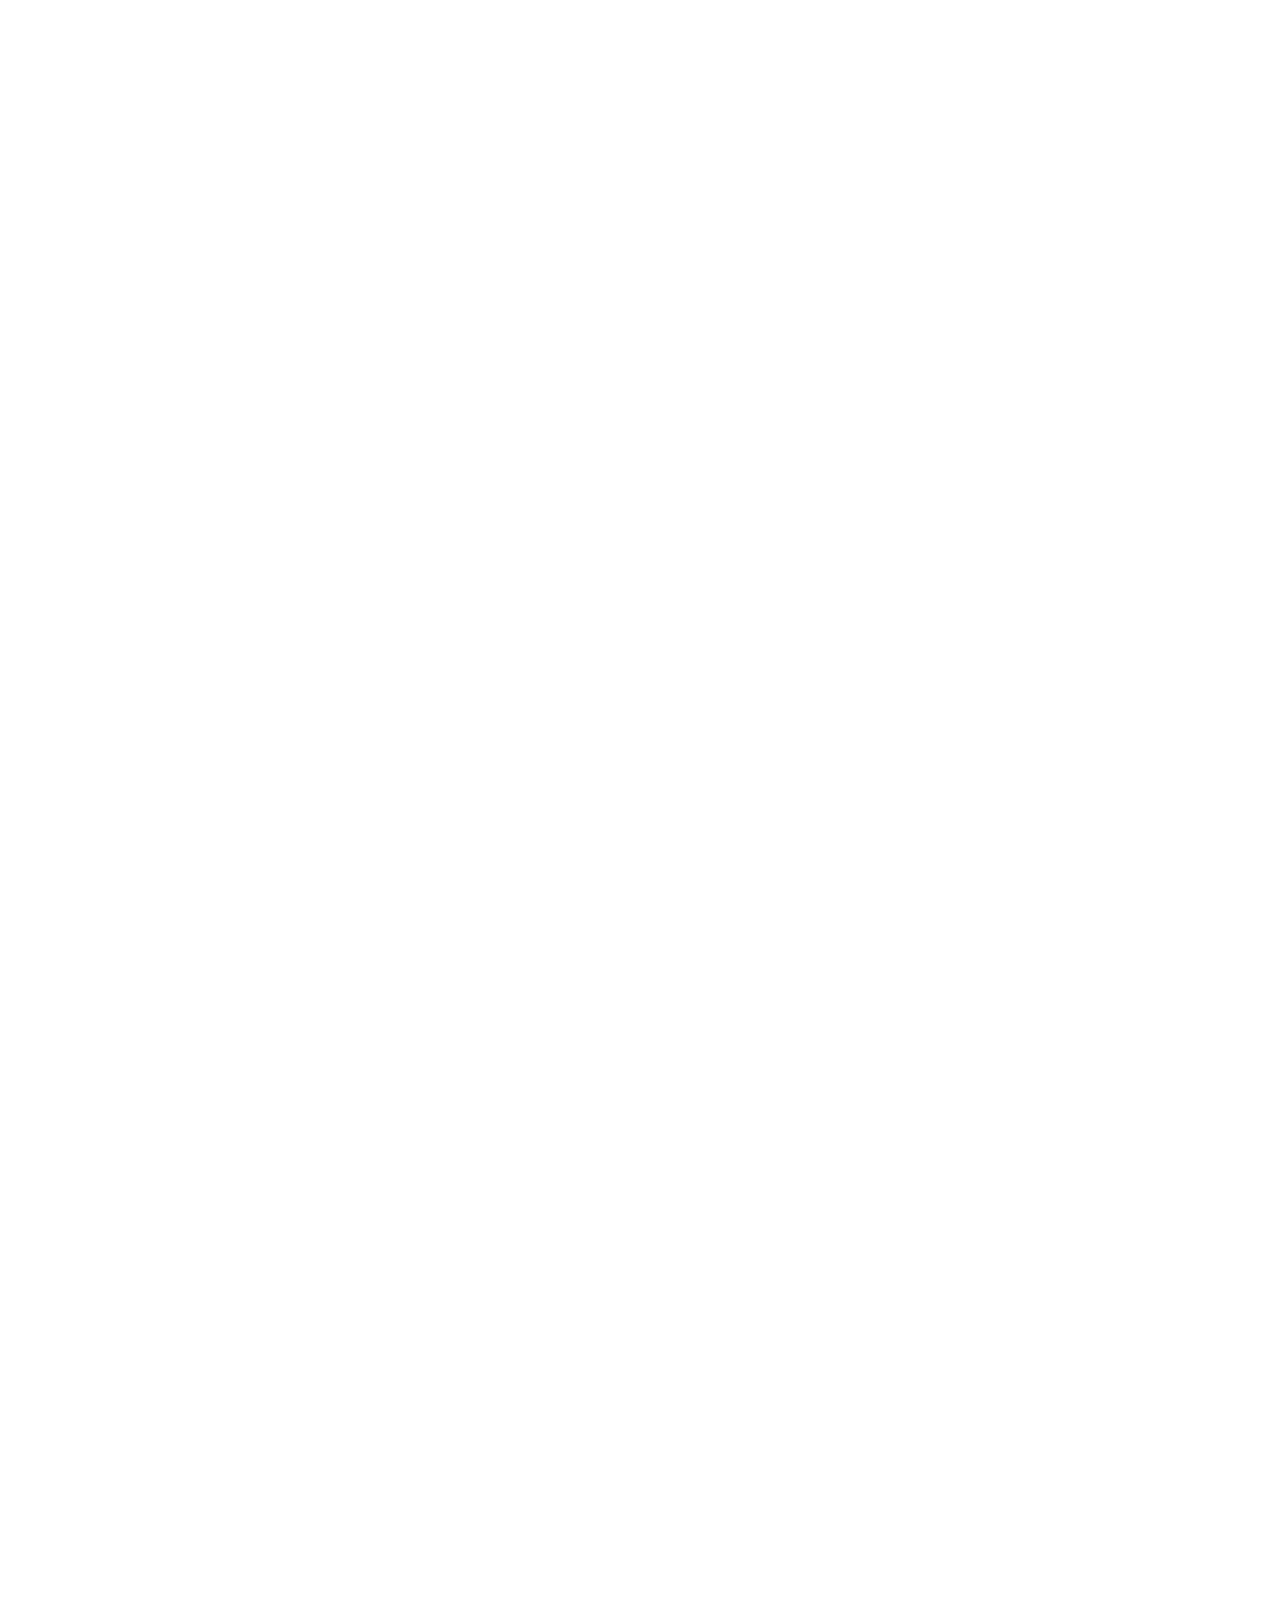
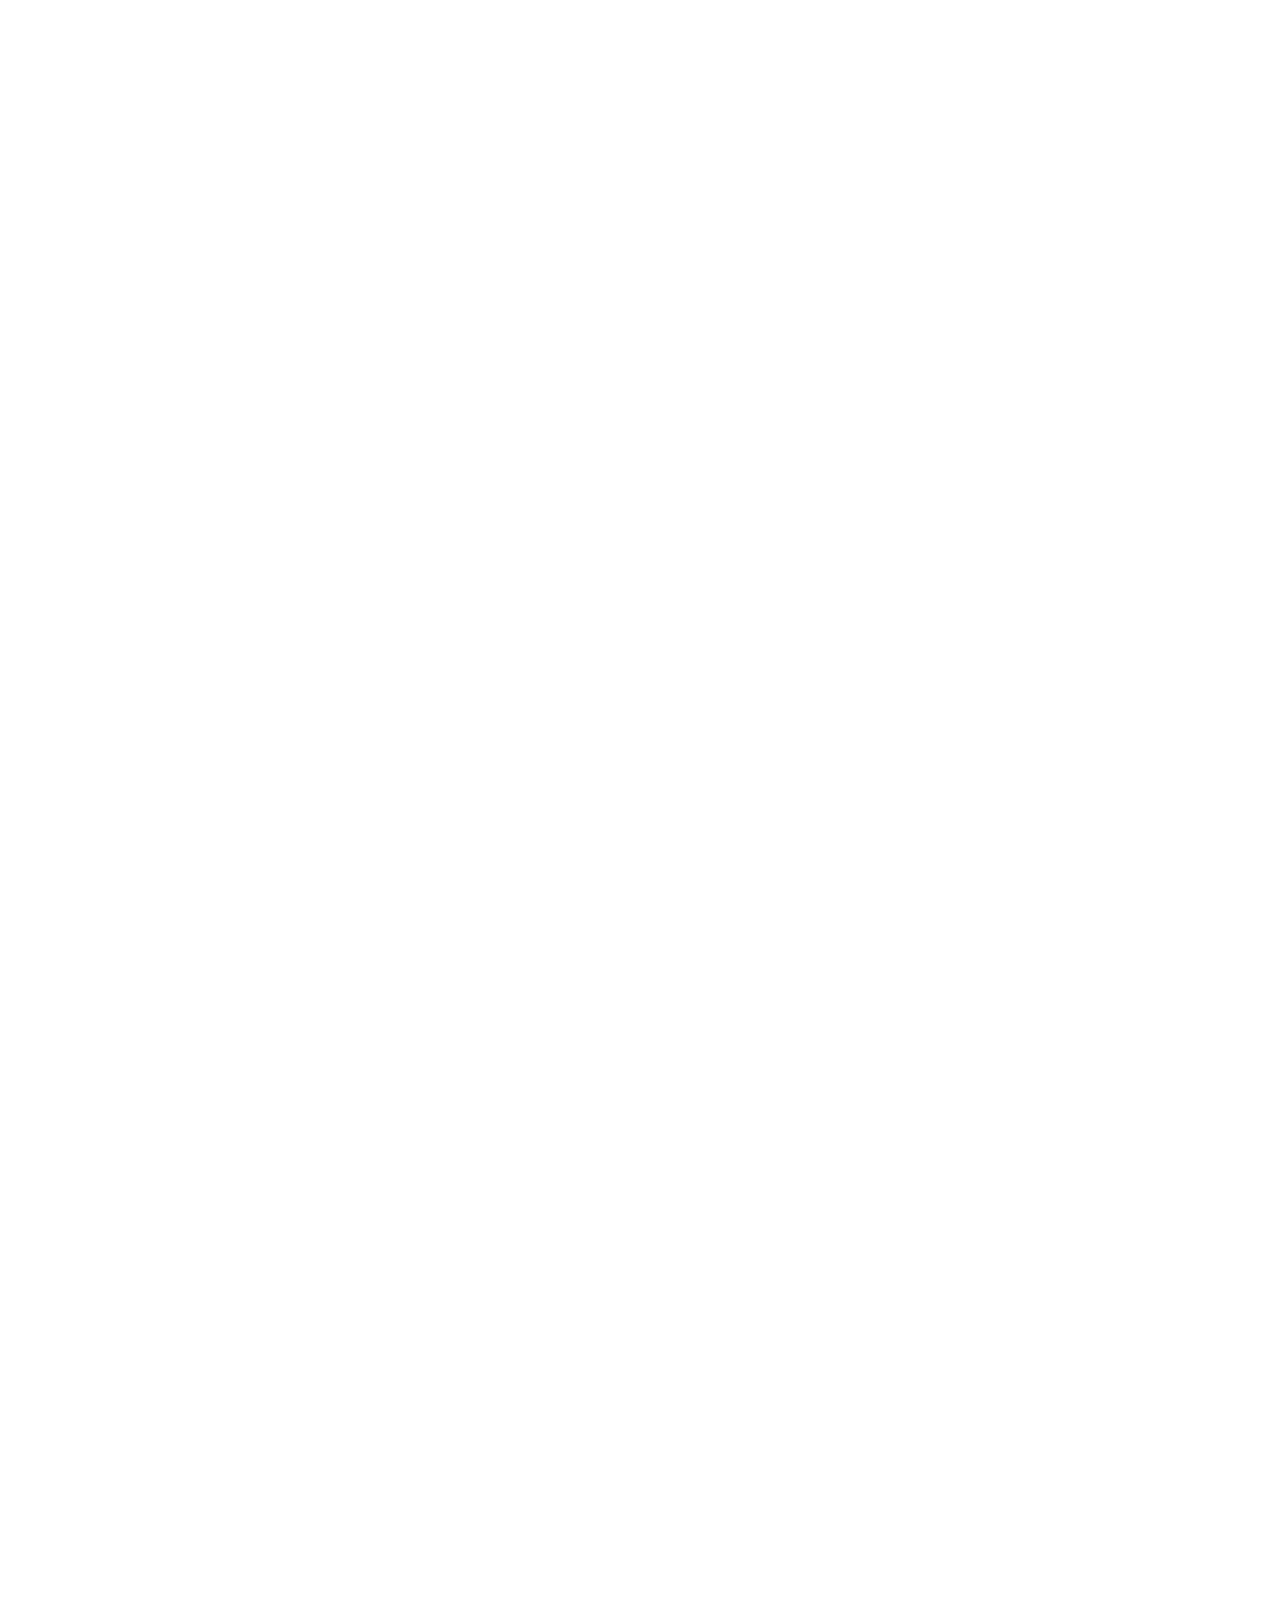
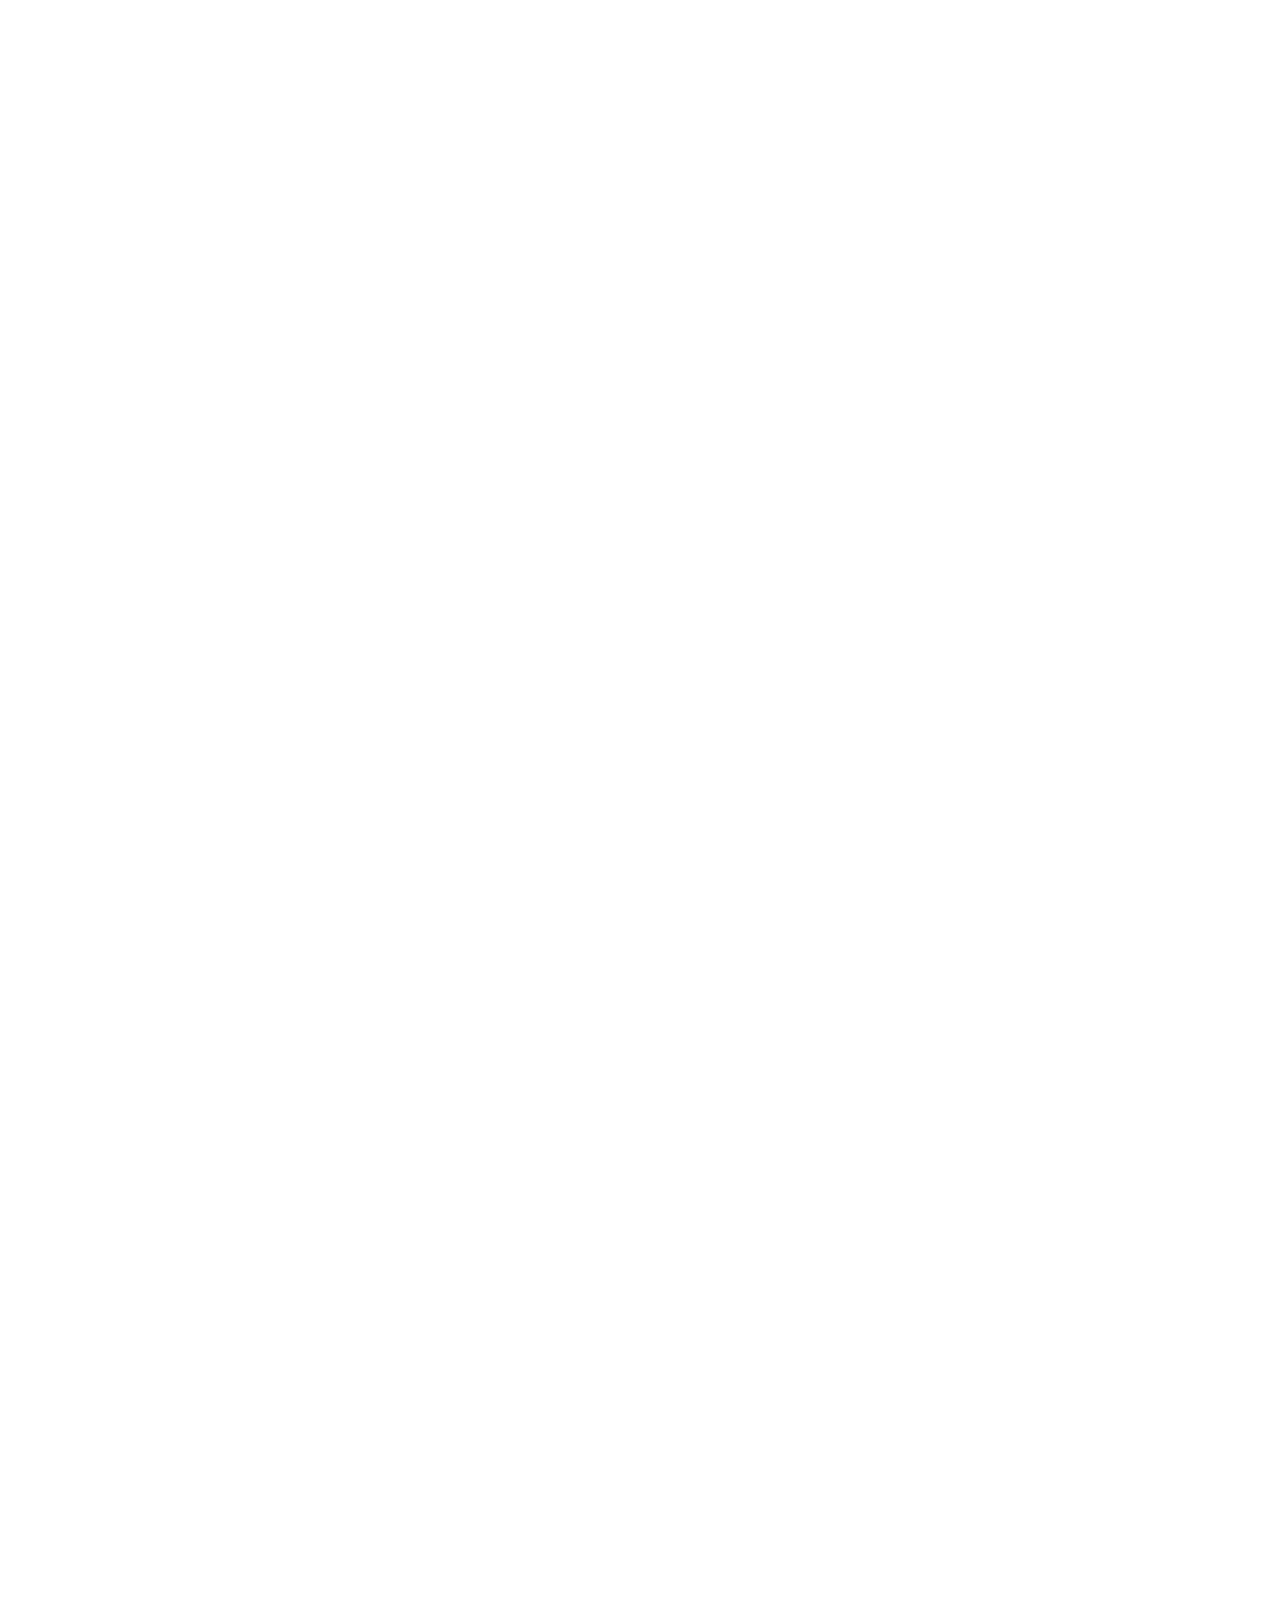
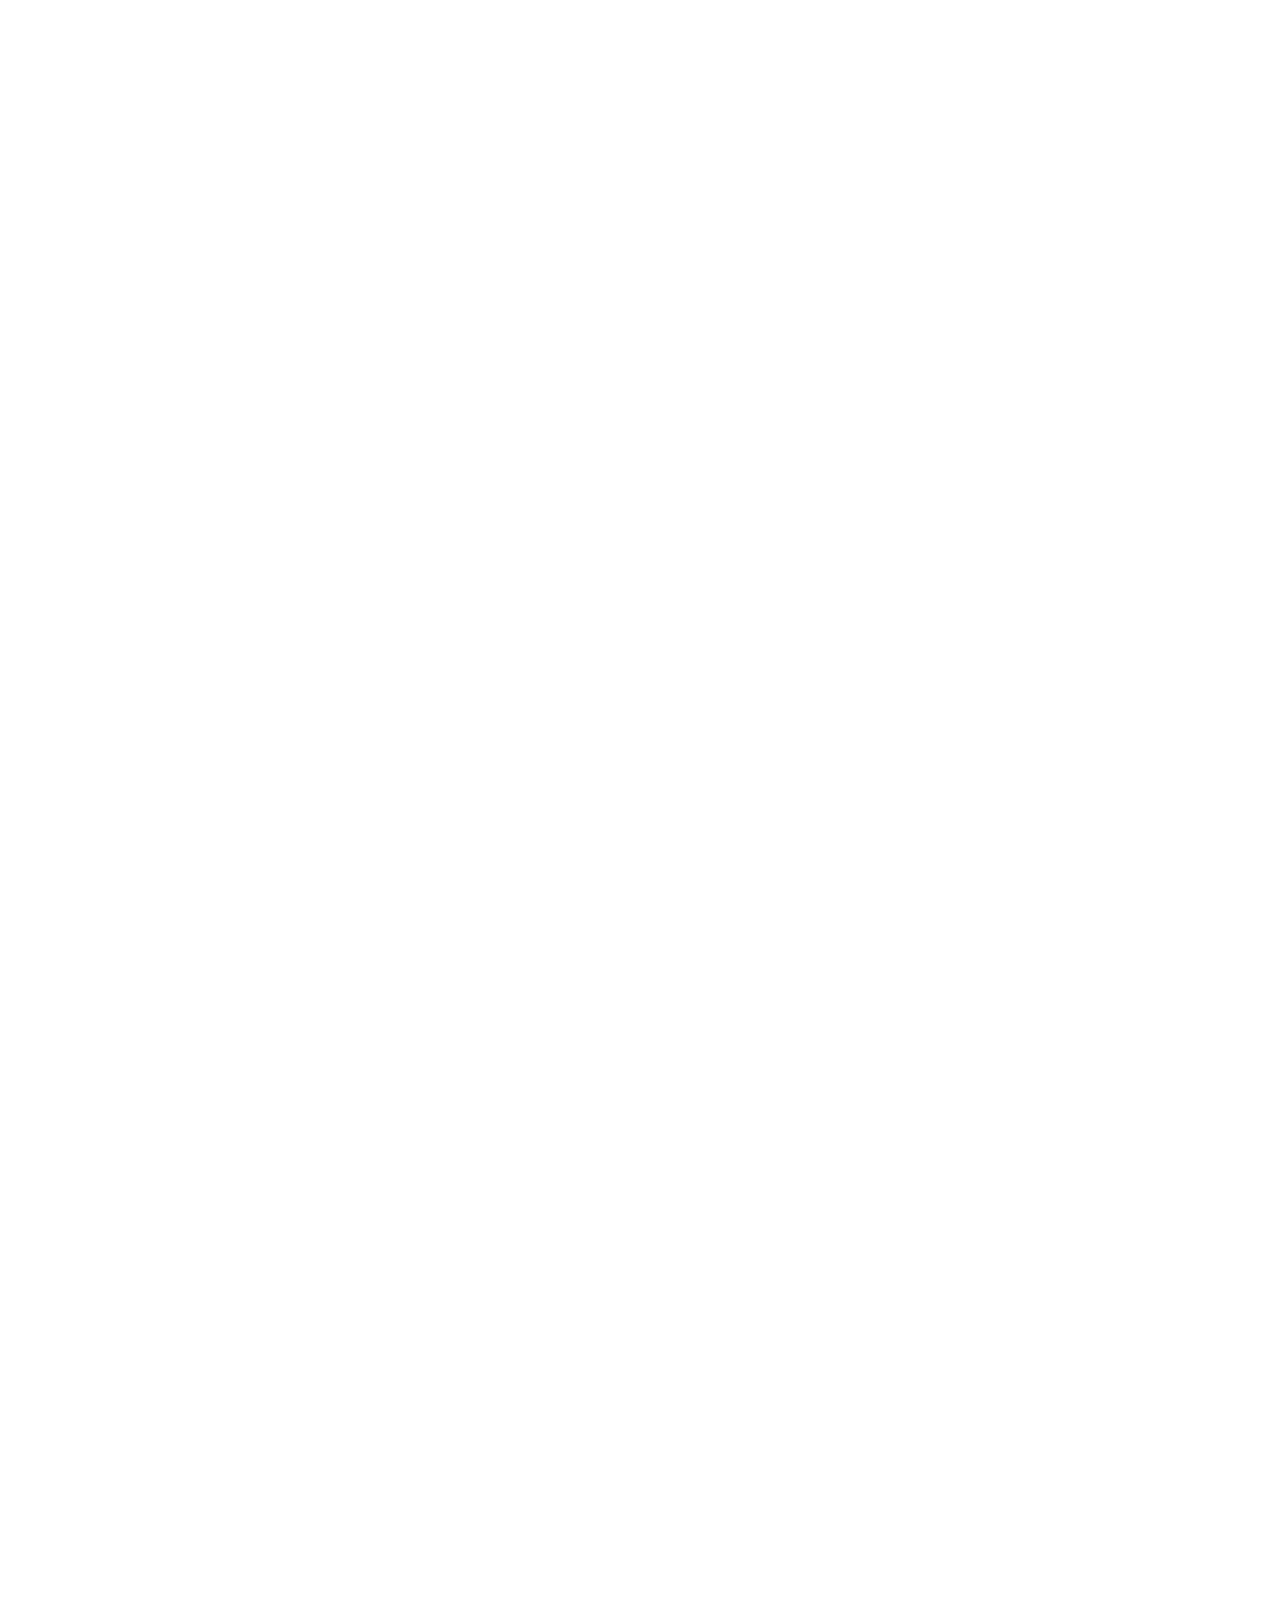
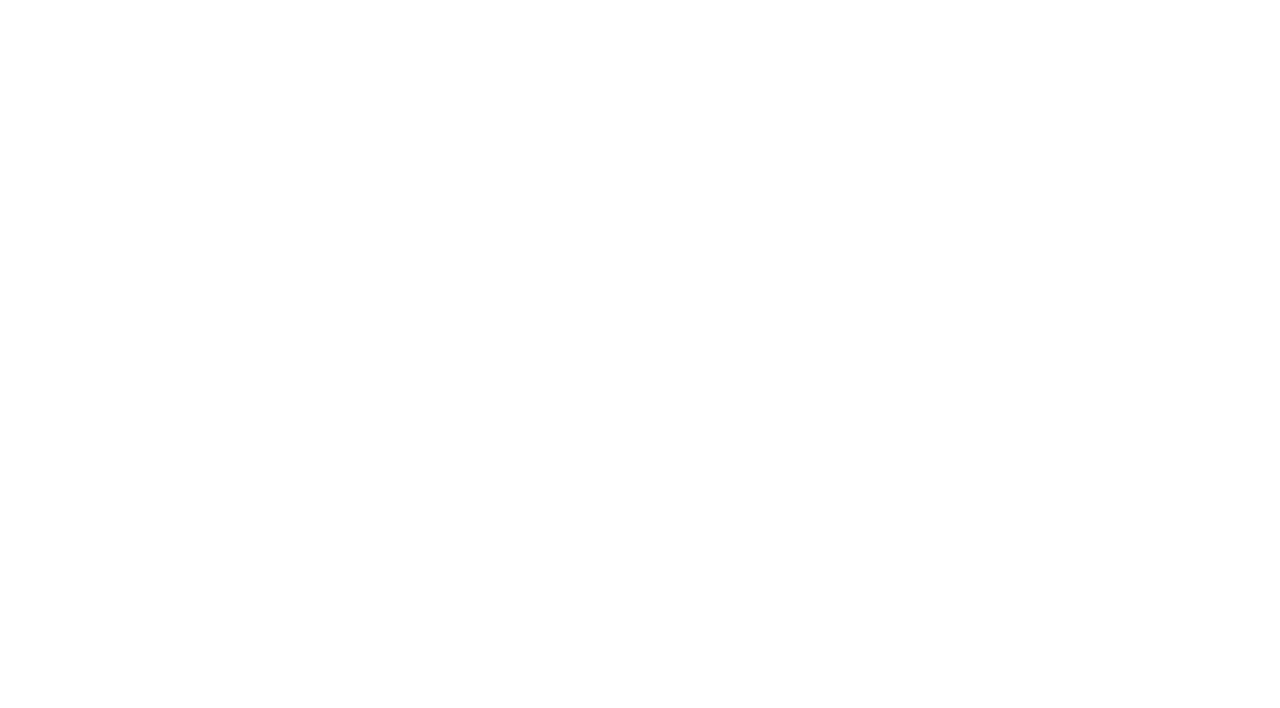
<file: draw.html>
<!DOCTYPE html>
<html lang="ru" class="fixed">
  <head>
    <meta charset="UTF-8" />
    <meta http-equiv="X-UA-Compatible" content="IE=edge" />
    <meta name="viewport" content="width=device-width, initial-scale=1" />
    <meta http-equiv="x-ua-compatible" content="IE=edge" />
    <title>Creata</title>
    <link rel="stylesheet" href="css/slick.css" />
    <link rel="stylesheet" href="css/slick-theme.css" />
    <link rel="stylesheet" href="css/select2.min.css" />
    <link rel="stylesheet" href="css/magnific-popup.css" />
    <link rel="stylesheet" href="css/animation.css" />
    <link rel="stylesheet" href="css/style.css" />
  </head>

  <body>
    <header class="header">
      <div class="wrapper">
        <div class="header-info">
          <a href="index.html" class="logo">
            <img src="img/logo.svg" alt="" />
          </a>
          <div class="menu-wrap">
            <ul class="main-menu">
              <li><a href="#">О Creata</a></li>
              <li>
                <button type="button" class="drop-item">
                  Услуги <img src="img/polygon.svg" alt="" />
                </button>
                <ul class="sub-menu">
                  <li><a href="#">Промо</a></li>
                  <li><a href="#">Digital</a></li>
                  <li><a href="#">Игрушки и мерч</a></li>
                </ul>
              </li>
              <li ><a href="#">Кейсы</a></li>
              <li><a href="#">Контакты</a></li>
            </ul>
          </div>
          <div class="contact-info">
            <a href="#" class="soc-link tg">
              <img src="img/telegram.svg" alt="" />
            </a>
            <button type="button" class="border-btn header-border-btn">Связаться</button>
            <button type="button" class="drop-menu">
              <span class="line"></span>
              <span class="line"></span>
              <span class="line"></span>
            </button>
          </div>
        </div>
      </div>
    </header>

    <div class="drawing-banner">
      <img src="img/mtc-style-top.svg" alt="" class="top" />
      <div class="wrapper">
        <div class="info">
          <div class="texts">
            <img src="img/drawing-text1.png" alt="">
            <img src="img/driwing-center.png" alt="" class="center">
            <img src="img/drawing-text2.png" alt="">
          </div>
            <span class="date">ОКТЯБРЬ – НОЯБРЬ 2024</span>
        </div>
      </div>
      <img src="img/mtc-style-bottom.svg" alt="" class="bottom" />
      <img src="img/drawing-img.png" alt="" class="drawing-img">
    </div>

  <div class="project-information">
      <div class="wrapper">
        <h2>О ПРОЕКТЕ</h2>
        <h3>
            САМЫЙ МАСШТАБНЫЙ РОЗЫГРЫШ КВАРТИР В ИСТОРИИ - 11 ОТДЕЛЬНЫХ
             РОЗЫГРЫШЕЙ 11 КВАРТИР В МОСКВЕ! МЕНЕЕ ЧЕМ ЗА 2 НЕДЕЛИ
              КОМАНДЕ CREATA УДАЛОСЬ ПРИВЛЕЧЬ ПАРТНЕРОВ С ИНВЕСТИЦИЯМИ 
              НА ПОКУПКУ ВСЕХ 11 КВАРТИР.
        </h3>
        <div class="list-items">
          <div class="list-item green">
            <span class="text">ОБЛАСТЬ ПРОЕКТА</span>
            <div class="tags">
              <button class="tag tag3" type="button">Промо</button>
            </div>
          </div>
          <div class="list-item green">
            <span class="text">СРОКИ РЕАЛИЗАЦИИ</span>
            <p>21 октября - 24 ноября 2024 г.</p>
          </div>
          <div class="list-item green">
            <span class="text">КОЛИЧЕСТВО УЧАСТНИКОВ</span>
            <p>Более 2,5 млн. уникальных участников</p>
          </div>
          <div class="list-item green">
            <span class="text">КАНАЛЫ КОММУНИКАЦИИ</span>
            <div class="tags">
              <button class="tag tag3" type="button">Наружная и indoor реклама</button>
              <button class="tag tag3" type="button">
                PR поддержка
              </button>
              <button class="tag tag3" type="button">ТВ и радио</button>
              <button class="tag tag3" type="button">Реклама в оффлайн магазинах М.Видео-Эльдорадо</button>
              <button class="tag tag3" type="button">Реклама в интернете</button>
            </div>
          </div>
        </div>
        <div class="video-info">
          <div class="circle red">
            <img src="img/play-white.svg" alt="" class="play" />
            <img src="img/white-circle.svg" alt="" class="circle-img" />
          </div>
          <div class="texts">
           <p>
            В рамках Года семьи, объявленного в России в 2024 г., 
            Группа М.Видео-Эльдорадо решила запустить беспрецедентную акцию,
             в которой разыграла среди своих покупателей 11 квартир в течение 
             11 недель. Такой масштабной акции в России ранее еще никто не 
             проводил и мы были рады совместно стать первопроходцами. 
           </p>
           <p>
            Для получения шанса выиграть квартиру достаточно было являться 
            участником программы лояльности М.Видео-Эльдорадо и совершить 
            покупку на сумму от 5 000 рублей. После покупки клиент получал 
            SMS с количеством накопленной внутриигровой валюты - квадратных
             метров (за каждые 5 000 рублей покупатели получали 5 M²). Чем
              больше квадратных метров было собрано клиентом, тем выше были
               его шансы на победу в розыгрыше.

           </p>
            <p>
                Победители определялись еженедельно в прямом эфире в социальной
                 сети VK с помощью генерации случайных чисел среди всех, кто 
                 выполнил условия розыгрыша. Совместно мы определили 11 счастливчиков
                 со всей России – от Владикавказа до Новосибирска.
            </p>
          </div>
        </div>
        <div class="goals2 goals4">
          <h3>ЦЕЛИ</h3>
          <div class="info-block">
            <div class="texts">
              <div class="item">
                <span class="number">01</span>
                <span class="text">Увеличение количества уникальных клиентов</span>
              </div>
              <div class="item">
                <span class="number">02</span>
                <span class="text">Повышение частоты покупок и увеличение среднего чека</span>
              </div>
              <div class="item">
                <span class="number">03</span>
                <span class="text">Сохранение и развитие доверия покупателей к сети и возможности выиграть крупный приз</span>
              </div>
              <div class="item">
                <span class="number">04</span>
                <span class="text">Отстройка от маркетплейсов и увеличение доли рынка продаж мелко-штучной продукции</span>
              </div>
            </div>
          </div>
        </div>
      </div>
    </div>

    <div class="draw-banner">
        <div class="wrapper">
            <div class="bg">
                <img src="img/draw-banner.png" alt="" class="desktop">
                <img src="img/draw-banner-mobile.png" alt="" class="mobile">
            </div>
        </div>
    </div>

    <div class="objectives">
      <div class="wrapper">
        <h2>ЗАДАЧИ ПРОЕКТА</h2>
        <div class="objectives-slider-wrap">
          <div class="slider-navigation">
            <button type="button" class="slick-prev">
              <img src="img/slider-arrow-red.svg" alt="" />
            </button>
            <button type="button" class="slick-next">
              <img src="img/slider-arrow-red.svg" alt="" />
            </button>
          </div>
          <div class="objectives-slider">
            <div class="item green">
              <span class="num white">01</span>
              <span class="title white"
                >РАЗРАБОТКА МЕХАНИКИ, АРХИТЕКТУРЫ акции и карты опыта клиента
                (CJ)</span
              >
              <p class="white">
                Одной из сложных и интересных задач была подготовка и
                согласование механики, архитектуры и CJ с учетом многогранности
                и нюансов каждого сервиса. Мы изучили все сервисы экосистемы,
                чтобы предложить общие параметры, которые бы подходили каждому
                из них.
              </p>
            </div>
            <div class="item red">
              <span class="num">02</span>
              <span class="title">техническая реализация</span>
              <p>
                Наше агентство занималось технической проработкой механики
                акции, проработкой CJ с точками входа из всех сервисов
                экосистемы, логикой программирования призового фонда,
                интеграцией digital механики акции с мобильным приложением «Мой
                МТС» и полной разработкой и поддержкой страницы акции, базы
                данных и панели администрирования данных.
              </p>
            </div>
            <div class="item grey">
              <span class="num">03</span>
              <span class="title">ЮРИДИЧЕСКАЯ ПОДДЕРЖКА</span>
              <p>
                На стороне Creata была разработка Условий акций, составление и
                согласование договоров с сервисами экосистемы МТС и сторонними
                организациями, консультирование по рекламным материалам.
              </p>
            </div>
            <div class="item grey2">
              <span class="num">04</span>
              <span class="title">ВЫСТУПЛЕНИЕ НАЛОГОВЫМ АГЕНТОМ</span>
              <p>
                Призовой фонд МТС состоял из разных категорий призов, начиная от
                автомобилей и заканчивая призами-впечатлениями. Creata
                подготовила расчет налогов с учетом специфики налогообложения
                каждой категории призов, оформила и подписала документы для
                оплаты налогов с победителями.
              </p>
            </div>
          </div>

        </div>
        <div class="img-wrap">
            <img src="img/objectives-banner.png" alt="">
          </div>
      </div>
    </div>

    <div class="results-style2">
        <div class="wrapper">
          <div class="info">
            <div class="texts">
                <h2>РЕЗУЛЬТАТЫ</h2>
                <div class="red-block">
                    <h3>ПЕРВЫЕ В РОССИИ</h3>
                    <p>
                        Creata привлекла инвестиции для первой акции
                         подобного масштаба в России – это единственный
                          проект на рынке, в рамках которого было разыграно
                           <b>11 квартир в столице.</b> Это примерно на 11 
                           квартир больше, чем у всех.
                    </p>
                </div>
                <div class="title-texts">
                    <b>ШИРОКАЯ ГЕОГРАФИЯ</b>
                    <span>В Акции принимали участие клиенты М.Видео-Эльдорадо со всей России.</span>
                </div>
                <div class="title-texts">
                    <b>КОЛИЧЕСТВО УЧАСТНИКОВ</b>
                    <span>В Акции поучаствовало свыше 3 млн клиентов М.Видео-Эльдорадо</span>
                </div>
            </div>
            <div class="img-wrap">
                <img src="img/results-style2-img.png" alt="" class="desk">
                <img src="img/results-style2-img-mob.png" alt="" class="mob">
            </div>
            <img src="img/line-red.png" alt="" class="line">
          </div>
        </div>
      </div>

    <div class="other-projects">
      <div class="wrapper">
        <div class="top">
          <h2>ДРУГИЕ ПРОЕКТЫ</h2>
          <a href="#">СМОТРЕТЬ ВСЕ КЕЙСЫ</a>
        </div>
        <div class="other-projects-slider">
          <a href="javascript:;" class="item">
            <span class="img-wrap">
              <img src="img/other-projects-slider-img1.png" alt="" />
            </span>
            <spa class="text">McDonald’s МОНОПОЛИЯ</spa>
          </a>
          <a href="javascript:;" class="item">
            <span class="img-wrap">
              <img src="img/other-projects-slider-img2.png" alt="" />
            </span>
            <spa class="text">МТС 30 ЛЕТ</spa>
          </a>
        </div>
        <a href="#" class="border-btn">Смотреть все кейсы</a>
      </div>
    </div>

    <div class="in-touch red-theme" id="touch-form">
      <svg
      class="img1"
      width="68"
      height="249"
      viewBox="0 0 68 249"
      fill="none"
      xmlns="http://www.w3.org/2000/svg"
    >
      <rect x="15" y="76.9727" width="30" height="30" />
      <rect x="38" y="170.973" width="30" height="30" />
      <rect y="170.973" width="30" height="30" />
      <rect x="22" y="218.973" width="30" height="30" />
      <rect
        width="30"
        height="31"
        transform="matrix(0 1 1 0 37 0.972656)"
      />
    </svg>
    <svg
      class="img2"
      width="76"
      height="621"
      viewBox="0 0 76 621"
      fill="none"
      xmlns="http://www.w3.org/2000/svg"
    >
      <rect x="1" y="253.973" width="30" height="30" />
      <rect x="31" y="452.973" width="30" height="30" />
      <rect x="6" y="366.973" width="30" height="30" />
      <rect y="178.973" width="30" height="30" />
      <rect x="37" y="103.973" width="30" height="30" />
      <rect x="1" y="0.972656" width="30" height="30" />
      <rect x="45" y="262.973" width="30" height="30" />
      <rect x="1" y="139.973" width="30" height="30" />
      <rect x="46" y="21.9727" width="30" height="30" />
      <rect width="30" height="31" transform="matrix(0 1 1 0 7 590.973)" />
      <rect width="30" height="31" transform="matrix(0 1 1 0 43 534.973)" />
      <rect width="30" height="31" transform="matrix(0 1 1 0 6 497.973)" />
    </svg>
      <div class="wrapper">

        <svg
          class="img3"
          width="834"
          height="152"
          viewBox="0 0 834 152"
          fill="none"
          xmlns="http://www.w3.org/2000/svg"
        >
          <rect width="30" height="30" transform="matrix(0 1 1 0 0 121.973)" />
          <rect width="30" height="30" transform="matrix(0 1 1 0 30 91.9727)" />
          <rect width="30" height="30" transform="matrix(0 1 1 0 60 31.9727)" />
          <rect
            width="30"
            height="30"
            transform="matrix(0 1 1 0 236 121.973)"
          />
          <rect
            width="30"
            height="30"
            transform="matrix(0 1 1 0 235 73.9727)"
          />
          <rect
            width="30"
            height="30"
            transform="matrix(0 1 1 0 113 86.9727)"
          />
          <rect
            width="30"
            height="30"
            transform="matrix(0 1 1 0 296 121.973)"
          />
          <rect
            width="30"
            height="31"
            transform="matrix(0 1 1 0 491.5 121.473)"
          />
          <rect
            width="30"
            height="31"
            transform="matrix(0 1 1 0 772 31.9727)"
          />
          <rect
            width="30"
            height="31"
            transform="matrix(0 1 1 0 741 61.9727)"
          />
          <rect
            width="30"
            height="31"
            transform="matrix(0 1 1 0 772 91.9727)"
          />
          <rect
            width="30"
            height="31"
            transform="matrix(0 1 1 0 803 121.973)"
          />
          <rect
            width="30"
            height="31"
            transform="matrix(0 1 1 0 638 118.973)"
          />
          <rect
            width="30"
            height="31"
            transform="matrix(0 1 1 0 461.5 92.4727)"
          />
          <rect
            width="32"
            height="30"
            transform="matrix(0 1 1 0 402 61.9727)"
          />
          <rect
            width="30"
            height="30"
            transform="matrix(0 1 1 0 522 0.972656)"
          />
          <rect
            width="30"
            height="30"
            transform="matrix(0 1 1 0 492 30.9727)"
          />
          <rect
            width="30"
            height="30"
            transform="matrix(0 1 1 0 522 60.9727)"
          />
          <rect
            width="30"
            height="30"
            transform="matrix(0 1 1 0 552 30.9727)"
          />
          <rect
            width="30"
            height="30"
            transform="matrix(0 1 1 0 548 121.973)"
          />
        </svg>

        <h2 class="touch-title">
          <svg
            class="img6"
            width="163"
            height="65"
            viewBox="0 0 163 65"
            fill="none"
            xmlns="http://www.w3.org/2000/svg"
          >
            <rect width="15" height="15" transform="matrix(0 1 1 0 106 23)" />
            <rect width="15" height="15" transform="matrix(0 1 1 0 80 0)" />
            <rect width="15" height="15" transform="matrix(0 1 1 0 148 12)" />
            <rect width="15" height="15" transform="matrix(0 1 1 0 0 25)" />
            <rect width="15" height="15" transform="matrix(0 1 1 0 53 25)" />
            <rect width="15" height="15" transform="matrix(0 1 1 0 25 45)" />
            <rect width="15" height="15" transform="matrix(0 1 1 0 128 50)" />
          </svg>
          <svg
            class="img7"
            width="242"
            height="71"
            viewBox="0 0 242 71"
            fill="none"
            xmlns="http://www.w3.org/2000/svg"
          >
            <rect width="15" height="15" transform="matrix(0 1 1 0 227 56)" />
            <rect width="15" height="15" transform="matrix(0 1 1 0 65 48)" />
            <rect width="15" height="15" transform="matrix(0 1 1 0 50 12)" />
            <rect width="15" height="15" transform="matrix(0 1 1 0 15 27)" />
            <rect width="15" height="15" transform="matrix(0 1 1 0 127 23)" />
            <rect width="15" height="15" transform="matrix(0 1 1 0 203 23)" />
            <rect width="15" height="15" transform="matrix(0 1 1 0 0 0)" />
          </svg>
          МЫ ВСЕГДА <span class="pink">НА СВЯЗИ</span>
          <svg
            class="img8"
            width="91"
            height="111"
            viewBox="0 0 91 111"
            fill="none"
            xmlns="http://www.w3.org/2000/svg"
          >
            <rect
              width="15"
              height="15"
              transform="matrix(1 0 0 -1 49 57.5781)"
            />
            <rect
              width="15"
              height="15"
              transform="matrix(1 0 0 -1 26 83.5781)"
            />
            <rect
              width="15"
              height="15"
              transform="matrix(1 0 0 -1 38 15.5781)"
            />
            <rect
              width="15"
              height="15"
              transform="matrix(1 0 0 -1 0 102.578)"
            />
            <rect
              width="15"
              height="15"
              transform="matrix(1 0 0 -1 51 110.578)"
            />
            <rect
              width="15"
              height="15"
              transform="matrix(1 0 0 -1 69 83.5781)"
            />
            <rect
              width="15"
              height="15"
              transform="matrix(1 0 0 -1 76 35.5781)"
            />
          </svg>
        </h2>
        <div class="touch-form-wrap">
          <div class="info">
            <h4>
              Мы работаем как с проектами "под ключ", так и с удовольствием
              подключимся к отдельным блокам вашего брифа.
            </h4>
            <p>
              Напишите нам на электронную почту или заполните форму, и мы
              свяжемся с Вами в ближайшее время.
            </p>
            <a href="mailto:INFO@CREATA.RU" class="red">INFO@CREATA.RU</a>
            <svg
              class="img5"
              width="432"
              height="239"
              viewBox="0 0 432 239"
              fill="none"
              xmlns="http://www.w3.org/2000/svg"
            >
              <rect width="20" height="20" transform="matrix(0 1 1 0 402 0)" />
              <rect width="20" height="20" transform="matrix(0 1 1 0 0 188)" />
              <rect width="20" height="20" transform="matrix(0 1 1 0 32 149)" />
              <rect
                width="20"
                height="20"
                transform="matrix(0 1 1 0 310 139)"
              />
              <rect
                width="20"
                height="20"
                transform="matrix(0 1 1 0 207 191)"
              />
              <rect width="20" height="20" transform="matrix(0 1 1 0 60 219)" />
              <rect
                width="20"
                height="20"
                transform="matrix(0 1 1 0 249 159)"
              />
              <rect
                width="20"
                height="20"
                transform="matrix(0 1 1 0 152 188)"
              />
              <rect
                width="20"
                height="20"
                transform="matrix(0 1 1 0 119 139.027)"
              />
              <rect
                width="20"
                height="20"
                transform="matrix(0 1 1 0 88 169.027)"
              />
              <rect
                width="20"
                height="20"
                transform="matrix(0 1 1 0 119 199.027)"
              />
              <rect
                width="20"
                height="20"
                transform="matrix(0 1 1 0 152 219)"
              />
              <rect width="20" height="20" transform="matrix(0 1 1 0 412 48)" />
              <rect
                width="20"
                height="20"
                transform="matrix(0 1 1 0 249 132)"
              />
              <rect width="20" height="20" transform="matrix(0 1 1 0 0 129)" />
              <rect width="20" height="20" transform="matrix(0 1 1 0 382 74)" />
              <rect
                width="20"
                height="20"
                transform="matrix(0 1 1 0 342 139)"
              />
              <rect
                width="20"
                height="20"
                transform="matrix(0 1 1 0 203.5 149)"
              />
              <rect width="20" height="20" transform="matrix(0 1 1 0 342 69)" />
              <rect
                width="20"
                height="20"
                transform="matrix(0 1 1 0 249 219)"
              />
            </svg>
          </div>
          <form class="touch-form">
            <svg
              class="img4"
              width="335"
              height="129"
              viewBox="0 0 335 129"
              fill="none"
              xmlns="http://www.w3.org/2000/svg"
            >
              <rect width="20" height="20" transform="matrix(0 1 1 0 155 20)" />
              <rect width="20" height="20" transform="matrix(0 1 1 0 315 4)" />
              <rect width="20" height="20" transform="matrix(0 1 1 0 315 30)" />
              <rect width="20" height="20" transform="matrix(0 1 1 0 315 61)" />
              <rect width="20" height="20" transform="matrix(0 1 1 0 279 40)" />
              <rect width="20" height="20" transform="matrix(0 1 1 0 220 44)" />
              <rect width="20" height="20" transform="matrix(0 1 1 0 36 24)" />
              <rect width="20" height="20" transform="matrix(0 1 1 0 95 60)" />
              <rect width="20" height="20" transform="matrix(0 1 1 0 0 81)" />
              <rect width="20" height="20" transform="matrix(0 1 1 0 0 109)" />
              <rect width="20" height="20" transform="matrix(0 1 1 0 220 74)" />
              <rect width="20" height="20" transform="matrix(0 1 1 0 152 94)" />
              <rect width="20" height="20" transform="matrix(0 1 1 0 295 99)" />
              <rect width="20" height="20" transform="matrix(0 1 1 0 132 0)" />
            </svg>
            <input type="text" placeholder="Имя" name="name" required />
            <input
              type="text"
              placeholder="Название компании"
              name="company"
              required
            />
            <input type="email" placeholder="Email" name="mail" required />
            <input
              type="tel"
              placeholder="Телефон"
              name="phone"
              class="phone-number-input"
              required
            />
            <textarea
              placeholder="Комментарий"
              required
              name="textarea"
            ></textarea>
            <button class="black-btn send" type="submit">Отправить</button>
            <p>
              Нажимая “Отправить”, Вы даете согласие на обработку персональных
              данных
            </p>
          </form>
        </div>
      </div>
    </div>
    <div class="footer" data-footer>
      <div class="wrapper">
        <div class="footer-top">
          <a href="index.html" class="footer-logo">
            <img src="img/footer-logo.svg" alt="" />
          </a>
          <div class="footer-menu-wrap">
            <div class="item">
              <h3>Навигация</h3>
              <a href="#">Кейсы</a>
              <a href="#">Услуги</a>
              <a href="#">О Creata</a>
              <a href="#">Контакты</a>
            </div>
            <div class="item">
              <h3>Контакты</h3>
              <a href="tel:+74951477402">+7 (495) 147-74-02</a>
              <a href="mailto:info@creata.ru">info@creata.ru</a>
              <span class="address">Москва, Вятская ул., д. 27, с. 3</span>
              <a href="#" class="icon">
                <img src="img/tg-icon.svg" alt="" />
              </a>
            </div>
          </div>
        </div>
        <div class="footer-new__content">
          <div class="footer-new__logo__wrap" >
            <div class="footer-new__logo" data-footer-logo>
              <img src="img/CREATA.svg" alt="">
            </div>
          </div>
          <div class="footer-new__line" data-footer-line></div>
          <div class="footer-new__line _two" data-footer-line-2></div>
      
      
        </div>
        <div class="bottom-info">
          <a href="#" class="private">Политика конфиденциальности</a>
          <p class="copyright">
            Copyright &copy; 2025 Creata Russia. <br />
            Все права защищены
          </p>
          <a href="#" class="agreement">Пользовательское соглашение</a>
        </div>
      </div>
    </div>

    <script src="js/jquery-3.4.1.min.js"></script>
    <script src="js/slick.min.js"></script>
    <script src="js/jquery.inputmask.bundle.min.js"></script>
    <script src="js/jquery.validate.js"></script>
    <script src="js/select2.min.js"></script>
    <script src="js/jquery.magnific-popup.min.js"></script>
    <script src="js/gsap.min.js"></script>
    <script src="js/ScrollTrigger.min.js"></script>
    <script src="js/jquery.smooth-scroll.min.js"></script>
    <script src="js/animation-footter.js"></script>
    <script src="js/script.js"></script>
  </body>
</html>
</file>
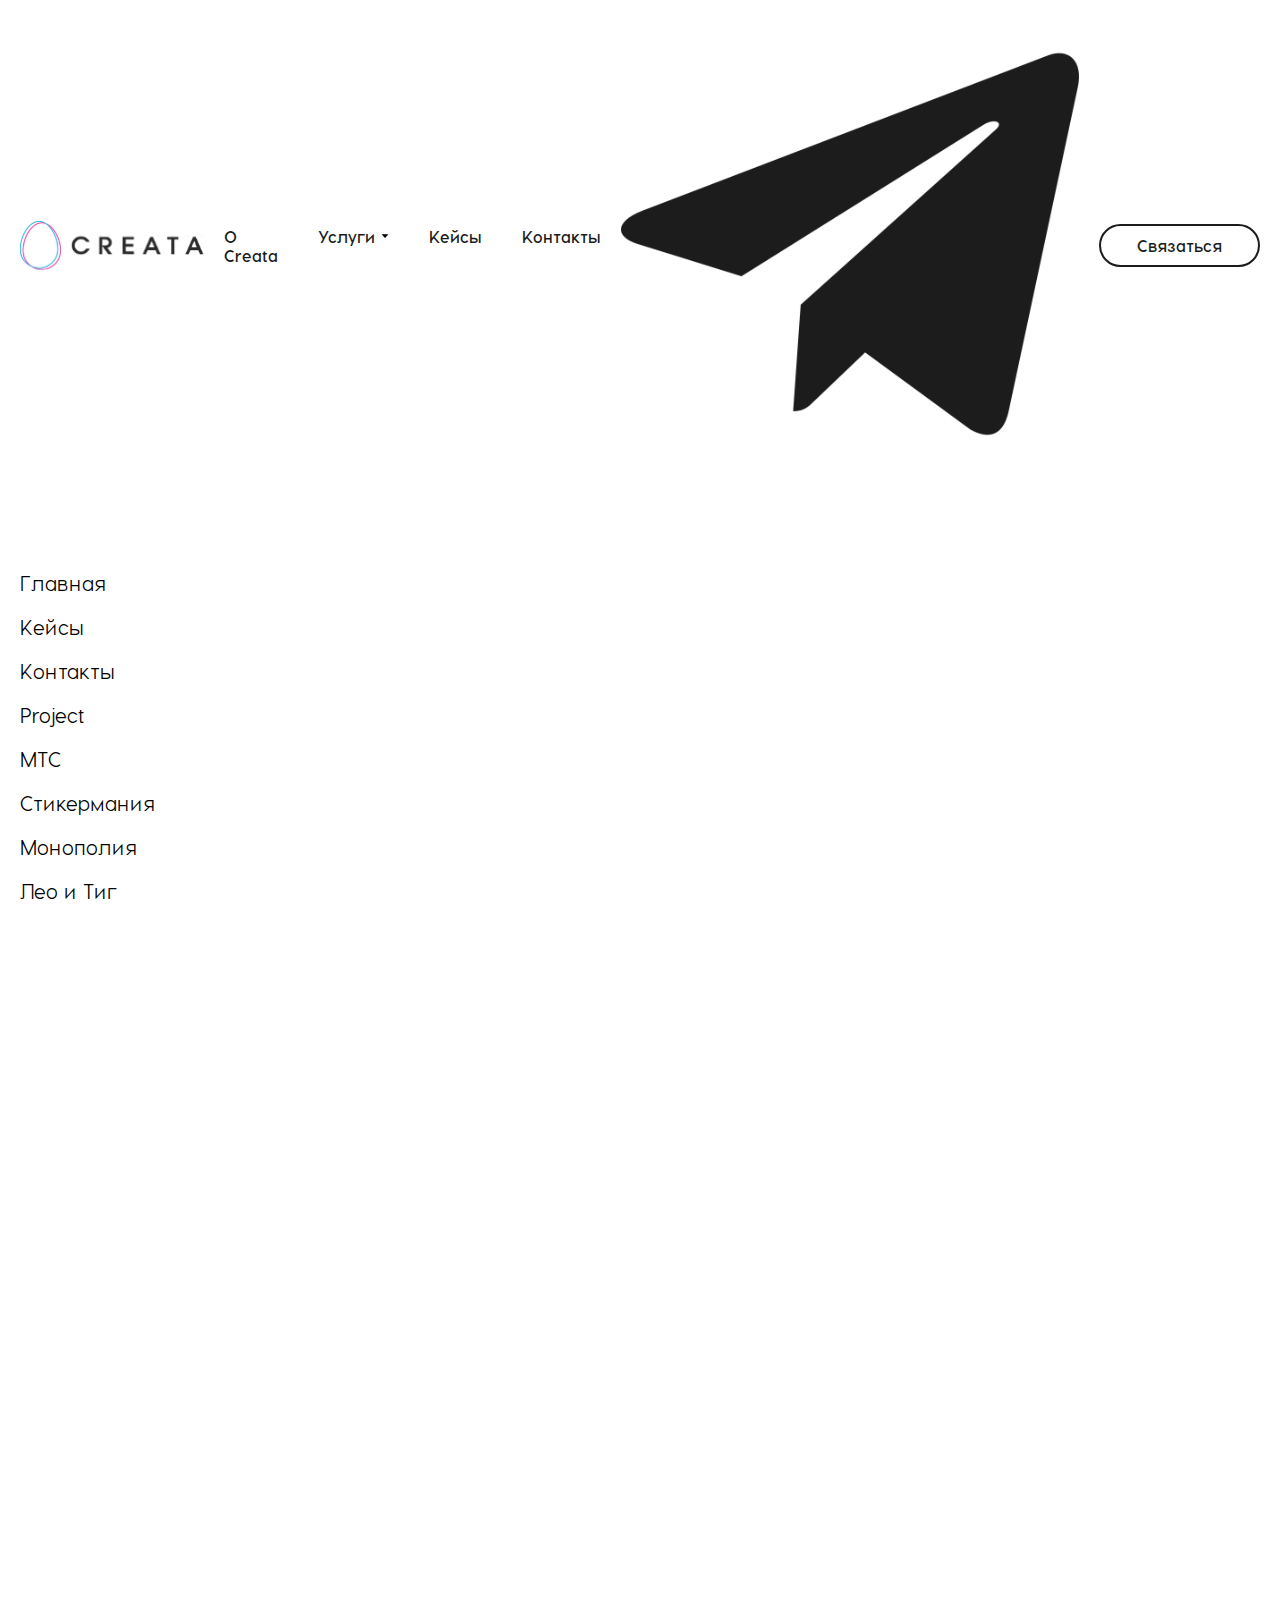
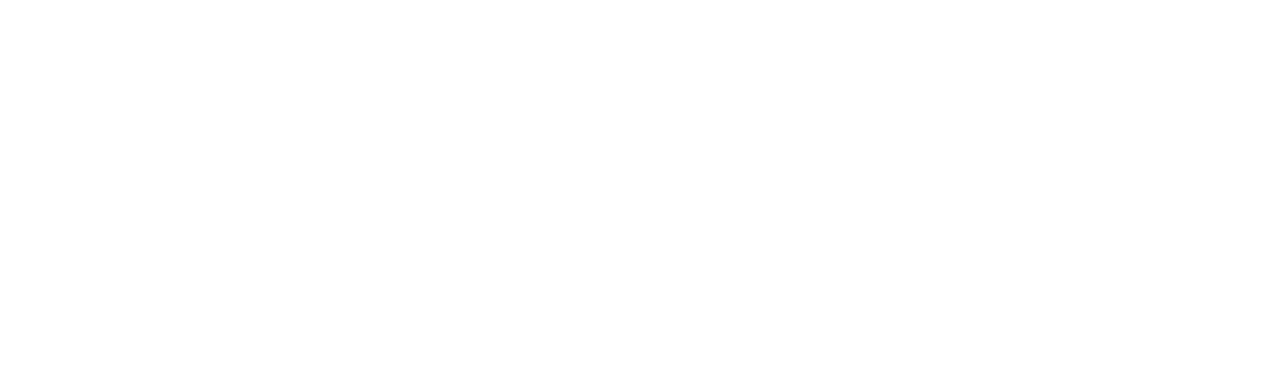
<file: home.html>
<!DOCTYPE html>
<html lang="ru" class="fixed">
  <head>
    <meta charset="UTF-8" />
    <meta http-equiv="X-UA-Compatible" content="IE=edge" />
    <meta name="viewport" content="width=device-width, initial-scale=1" />
    <meta http-equiv="x-ua-compatible" content="IE=edge" />
    <title>Creata</title>
    <link rel="stylesheet" href="css/slick.css" />
    <link rel="stylesheet" href="css/slick-theme.css" />
    <link rel="stylesheet" href="css/select2.min.css" />
    <link rel="stylesheet" href="css/magnific-popup.css" />
    <link rel="stylesheet" href="css/animation.css" />
    <link rel="stylesheet" href="css/style.css" />
  </head>

  <body>
    <header class="header">
      <div class="wrapper">
        <div class="header-info">
          <a href="index.html" class="logo">
            <img src="img/logo.svg" alt="" />
          </a>
          <div class="menu-wrap">
            <ul class="main-menu">
              <li><a href="#">О Creata</a></li>
              <li>
                <button type="button" class="drop-item">
                  Услуги <img src="img/polygon.svg" alt="" />
                </button>
                <ul class="sub-menu">
                  <li><a href="#">Промо</a></li>
                  <li><a href="#">Digital</a></li>
                  <li><a href="#">Игрушки и мерч</a></li>
                </ul>
              </li>
              <li ><a href="#">Кейсы</a></li>
              <li><a href="#">Контакты</a></li>
            </ul>
          </div>
          <div class="contact-info">
            <a href="#" class="soc-link tg">
              <img src="img/telegram.svg" alt="" />
            </a>
            <button type="button" class="border-btn header-border-btn">Связаться</button>
            <button type="button" class="drop-menu">
              <span class="line"></span>
              <span class="line"></span>
              <span class="line"></span>
            </button>
          </div>
        </div>
      </div>
    </header>

    <div class="wrapper">
        <ul class="home-menu">
            <li><a href="index.html">Главная</a></li>
            <li><a href="cases.html">Кейсы</a></li>
            <li><a href="contacts.html">Контакты</a></li>
            <li><a href="project.html">Project</a></li>
            <li><a href="mtc.html">МТС</a></li>
            <li><a href="stickermania.html">Стикермания </a></li>
            <li><a href="monopoly.html">Монополия  </a></li>
            <li><a href="leo.html">Лео и Тиг  </a></li>
            <li><a href="smurfs.html">Смурфы  </a></li>
            <li><a href="critters.html">Зубастики  </a></li>
            <li><a href="services.html">Услуги </a></li>
            <li><a href="prisopolia.html">Призополия </a></li>
            <li><a href="draw.html">Розыгрыш </a></li>
        </ul>
    </div>

    <div class="footer">
      <div class="wrapper">
        <div class="footer-top">
          <a href="index.html" class="footer-logo">
            <img src="img/footer-logo.svg" alt="" />
          </a>
          <div class="footer-menu-wrap">
            <div class="item">
              <h3>Навигация</h3>
              <a href="#">Кейсы</a>
              <a href="#">Услуги</a>
              <a href="#">О Creata</a>
              <a href="#">Контакты</a>
            </div>
            <div class="item">
              <h3>Контакты</h3>
              <a href="tel:+74951477402">+7 (495) 147-74-02</a>
              <a href="mailto:info@creata.ru">info@creata.ru</a>
              <span class="address">Москва, Вятская ул., д. 27, с. 3</span>
              <a href="#" class="icon">
                <img src="img/tg-icon.svg" alt="" />
              </a>
            </div>
          </div>
        </div>
        <h2 class="animation-text">
          <span>C</span>
          <span>R</span>
          <span>E</span>
          <span>A</span>
          <span>T</span>
          <span>A</span>
        </h2>
        <div class="bottom-info">
          <a href="#" class="private">Политика конфиденциальности</a>
          <p class="copyright">
            Copyright &copy; 2025 Creata Russia. <br />
            Все права защищены
          </p>
          <a href="#" class="agreement">Пользовательское соглашение</a>
        </div>
      </div>
    </div>

    <script src="js/jquery-3.4.1.min.js"></script>
    <script src="js/slick.min.js"></script>
    <script src="js/jquery.inputmask.bundle.min.js"></script>
    <script src="js/jquery.validate.js"></script>
    <script src="js/select2.min.js"></script>
    <script src="js/jquery.magnific-popup.min.js"></script>
    <script src="js/gsap.min.js"></script>
    <script src="js/ScrollTrigger.min.js"></script>
    <script src="js/jquery.smooth-scroll.min.js"></script>
    <script src="js/script.js"></script>
  </body>
</html>
</file>
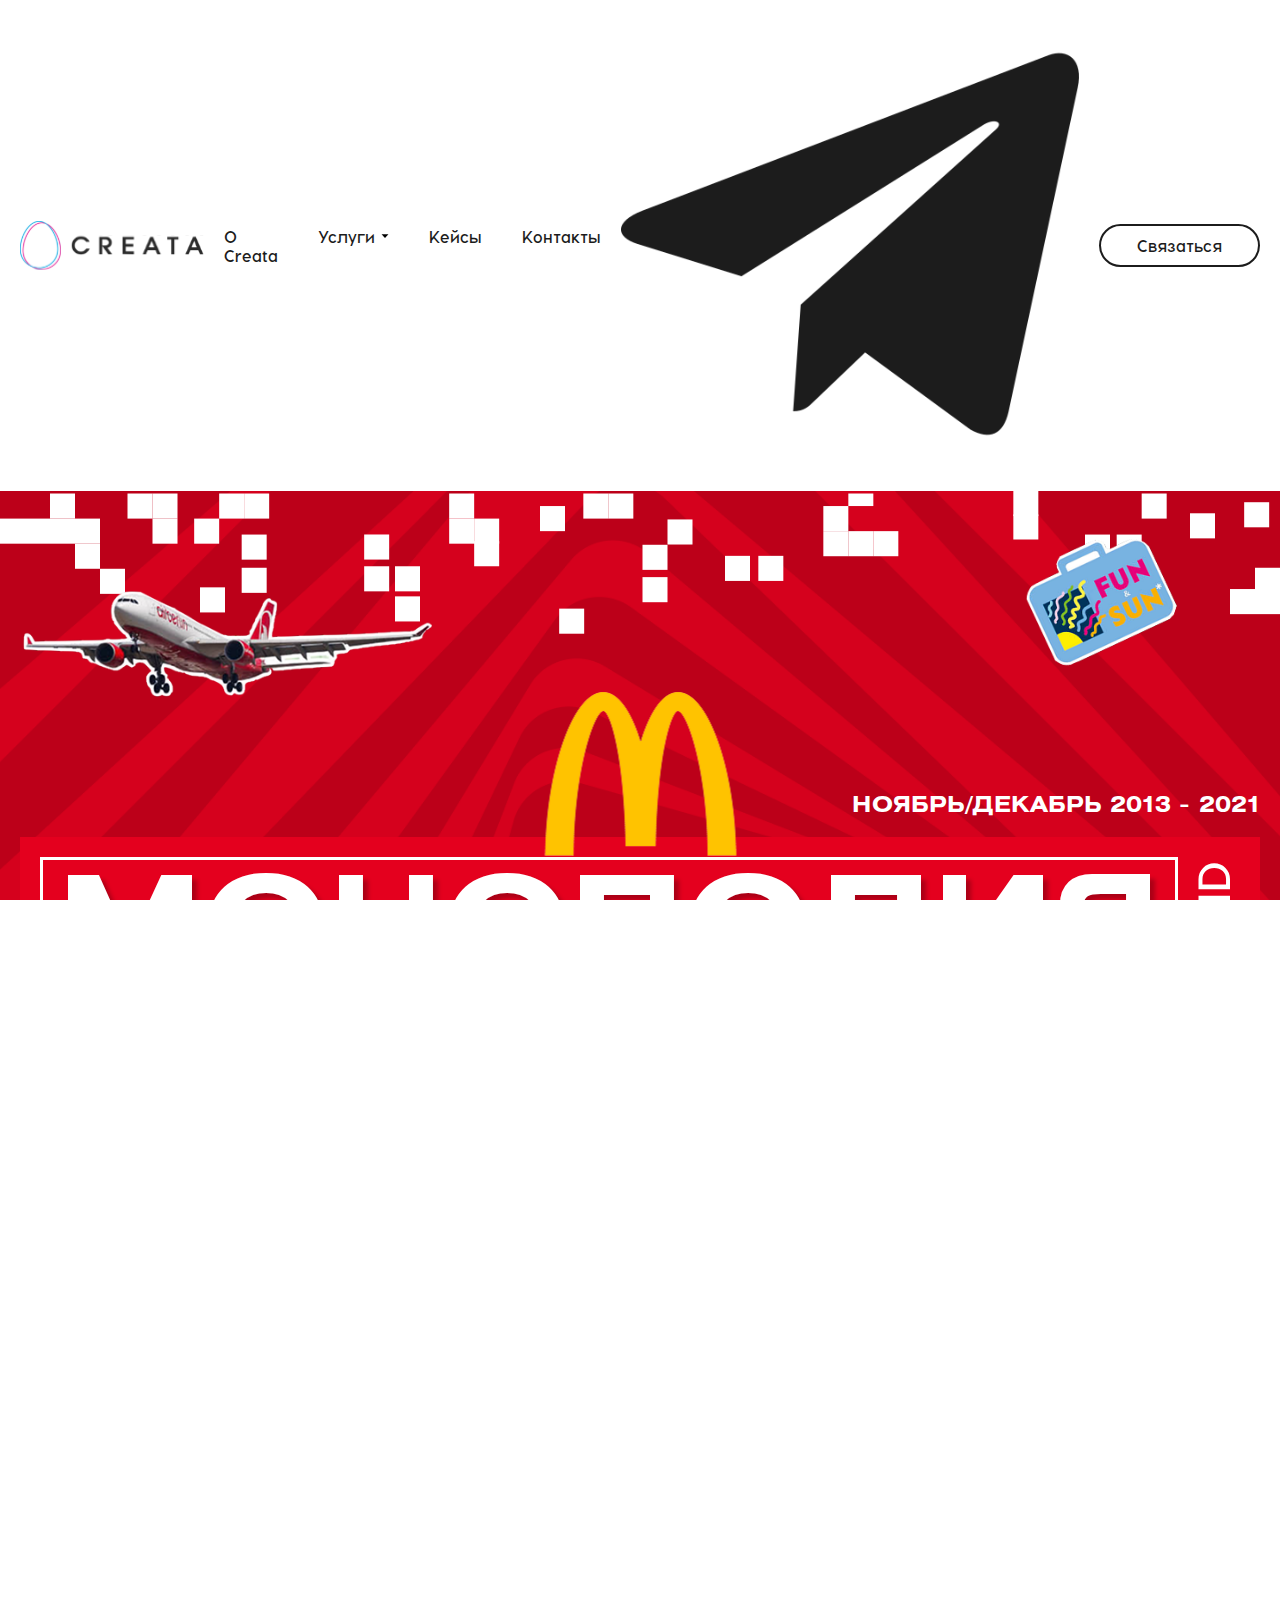
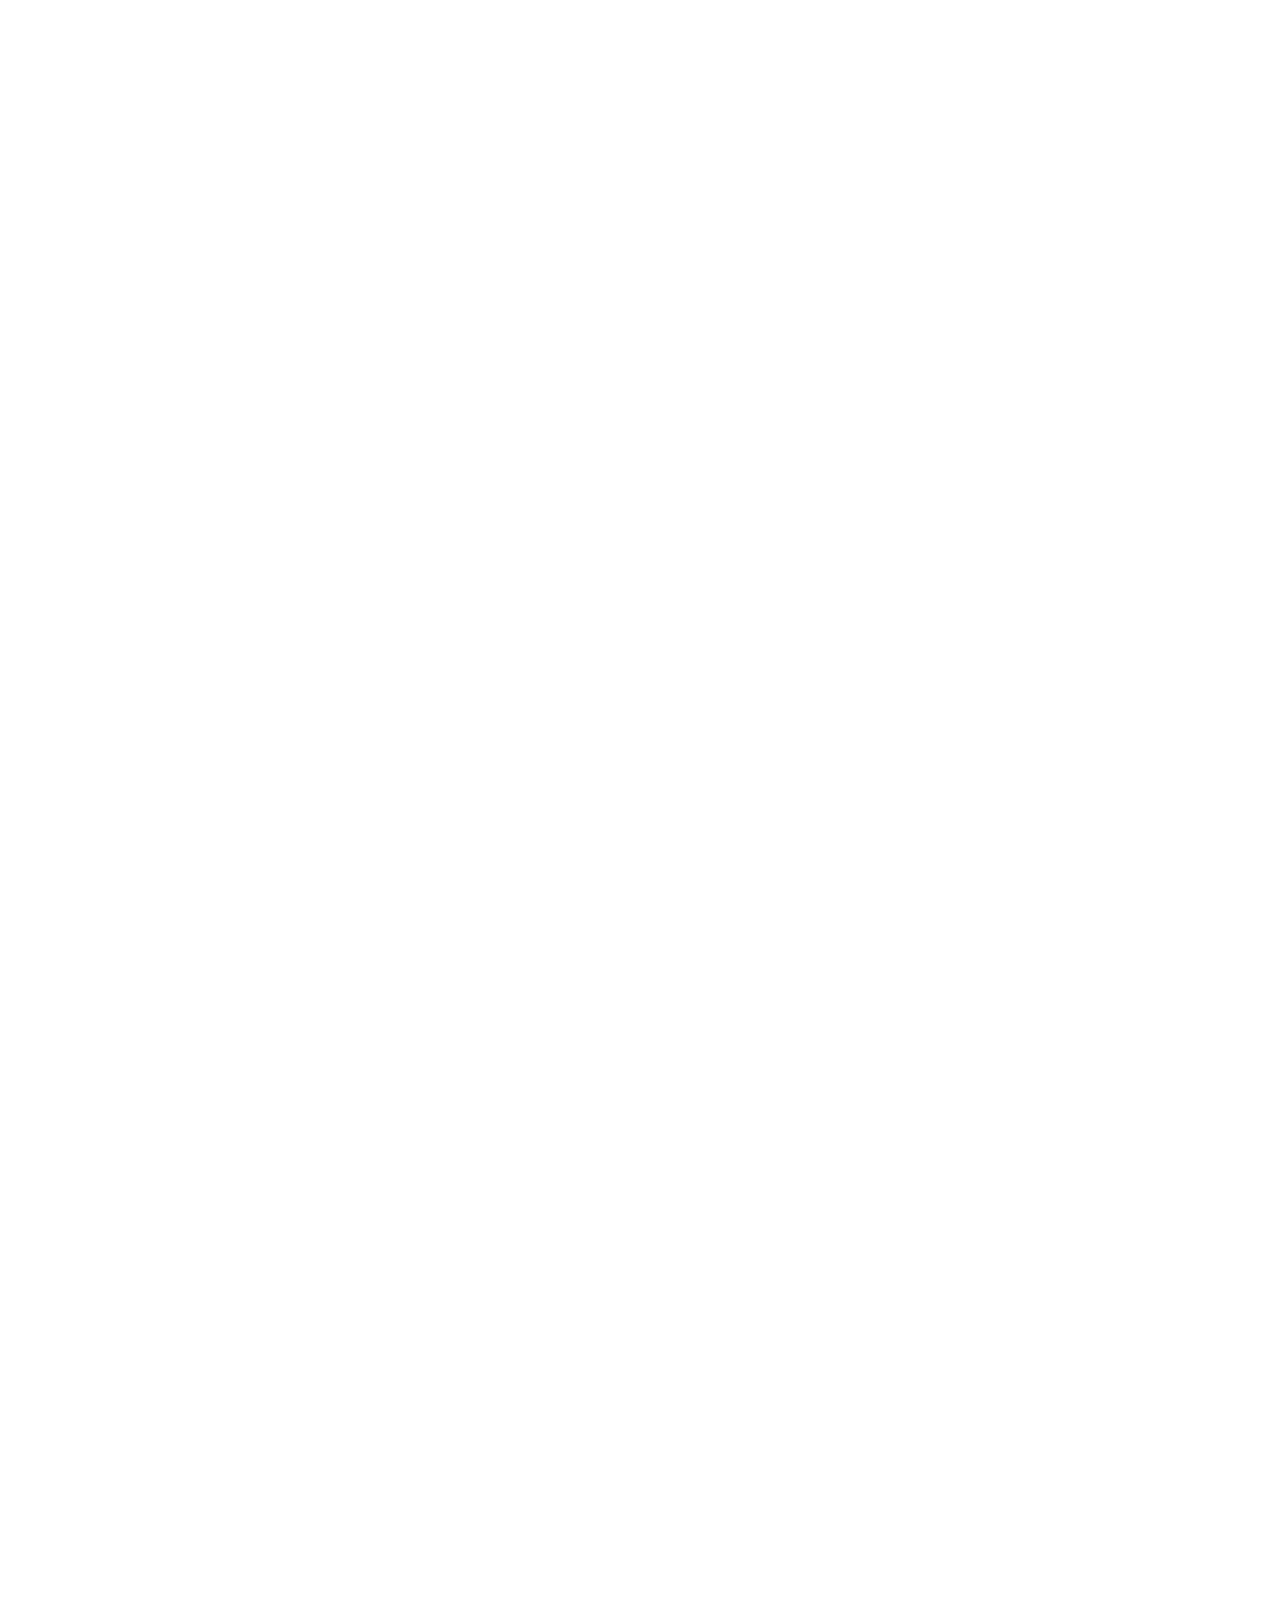
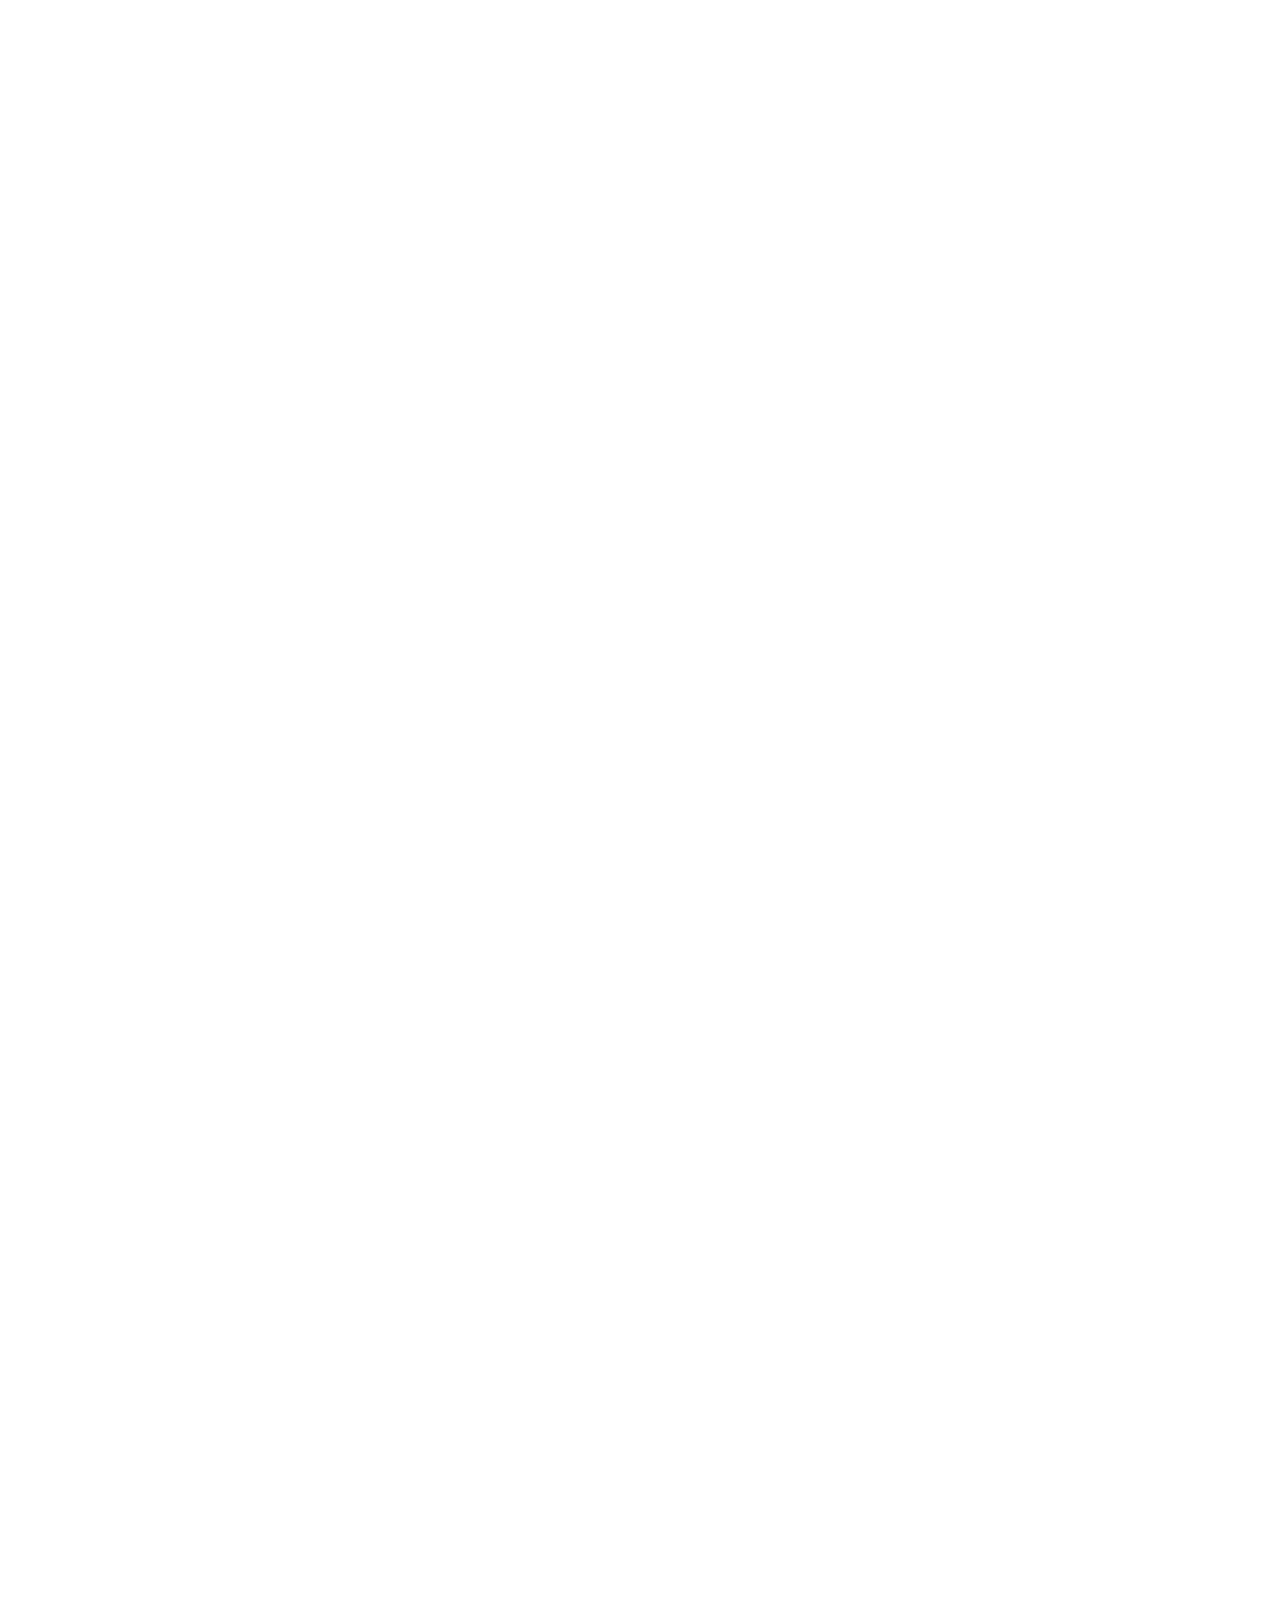
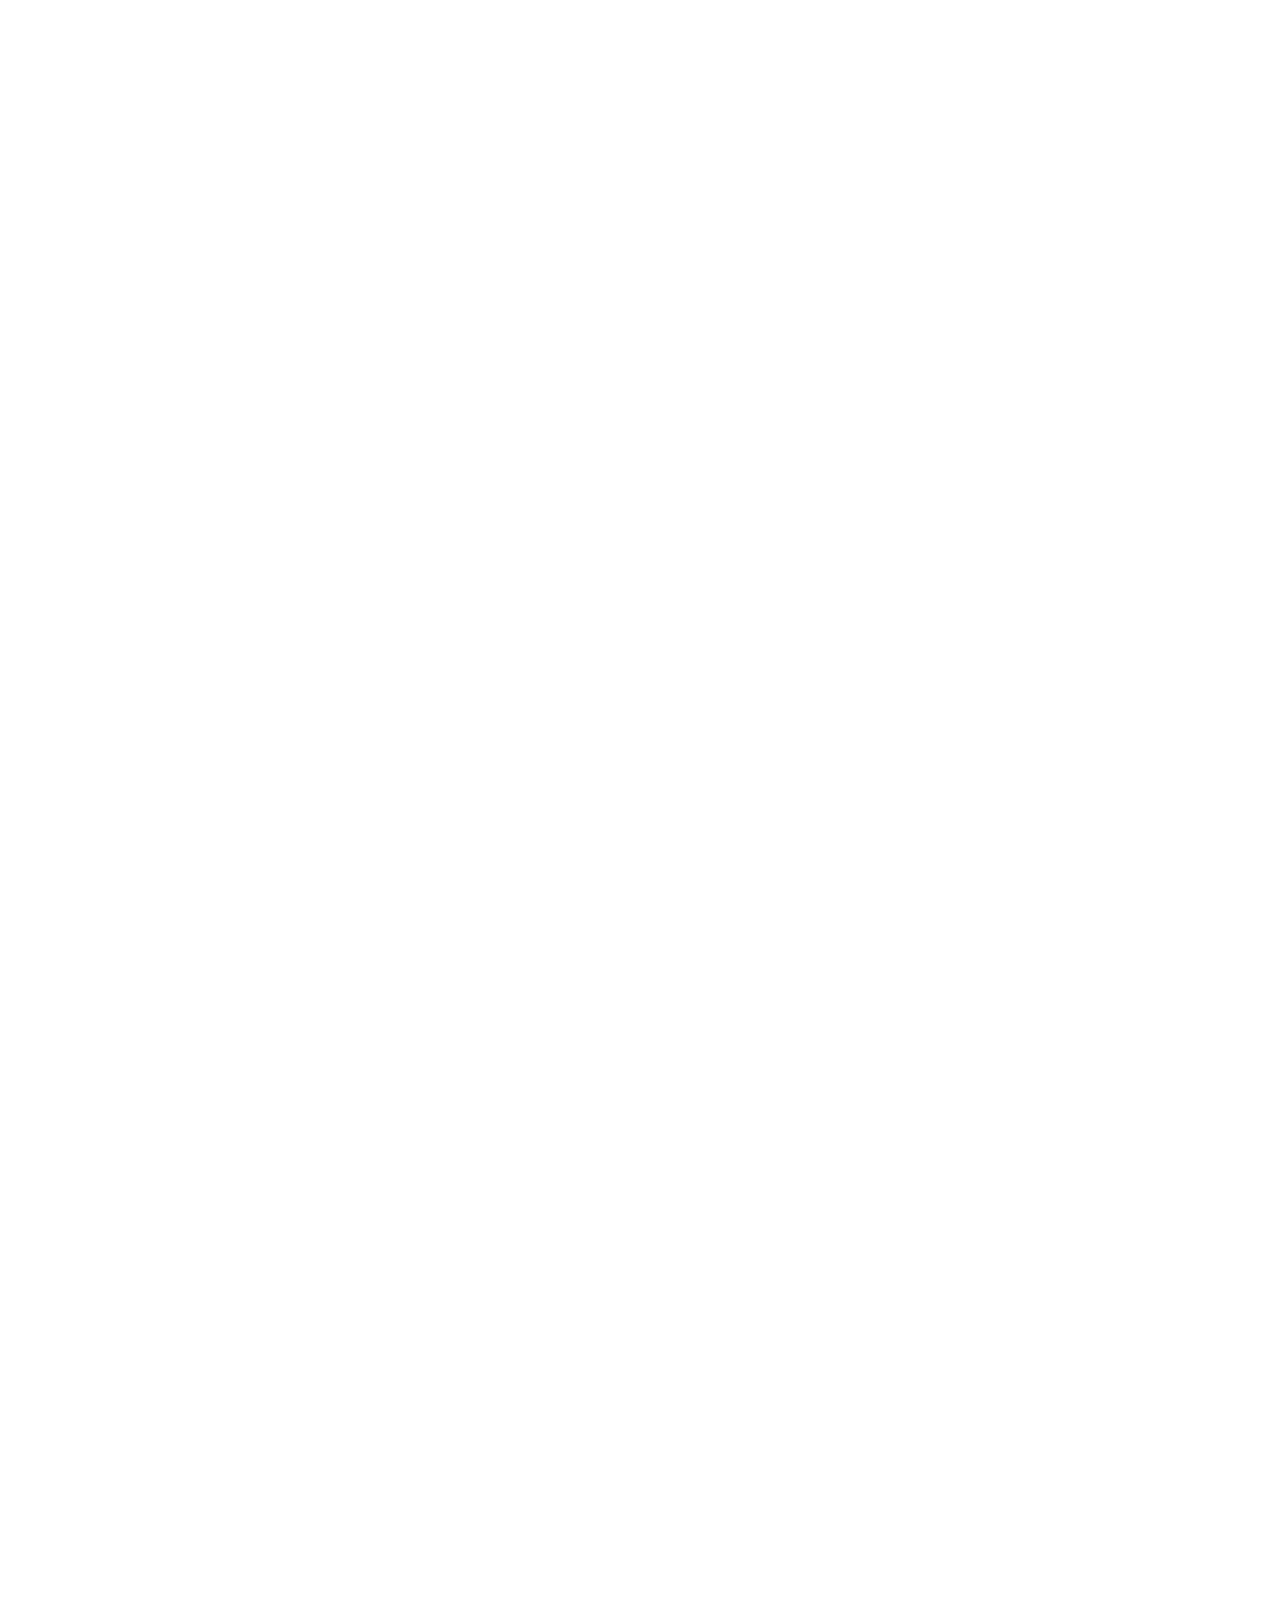
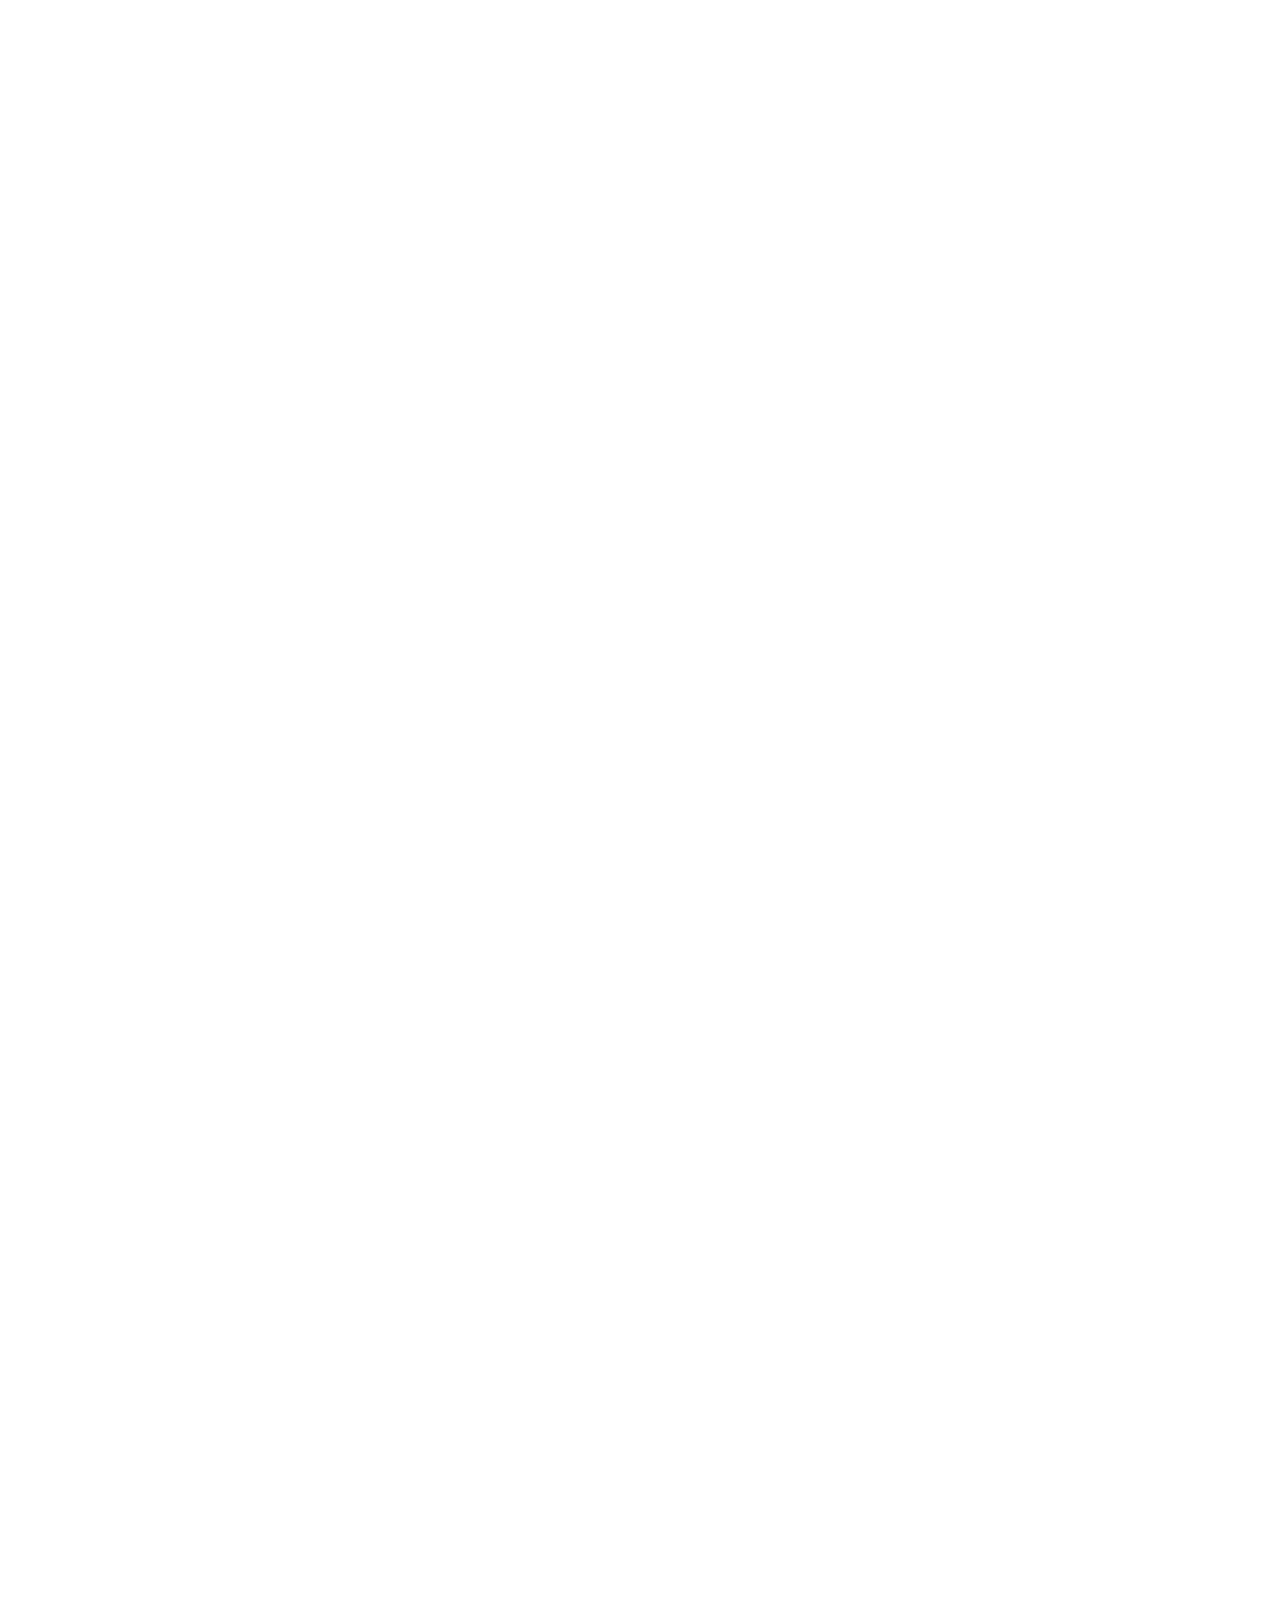
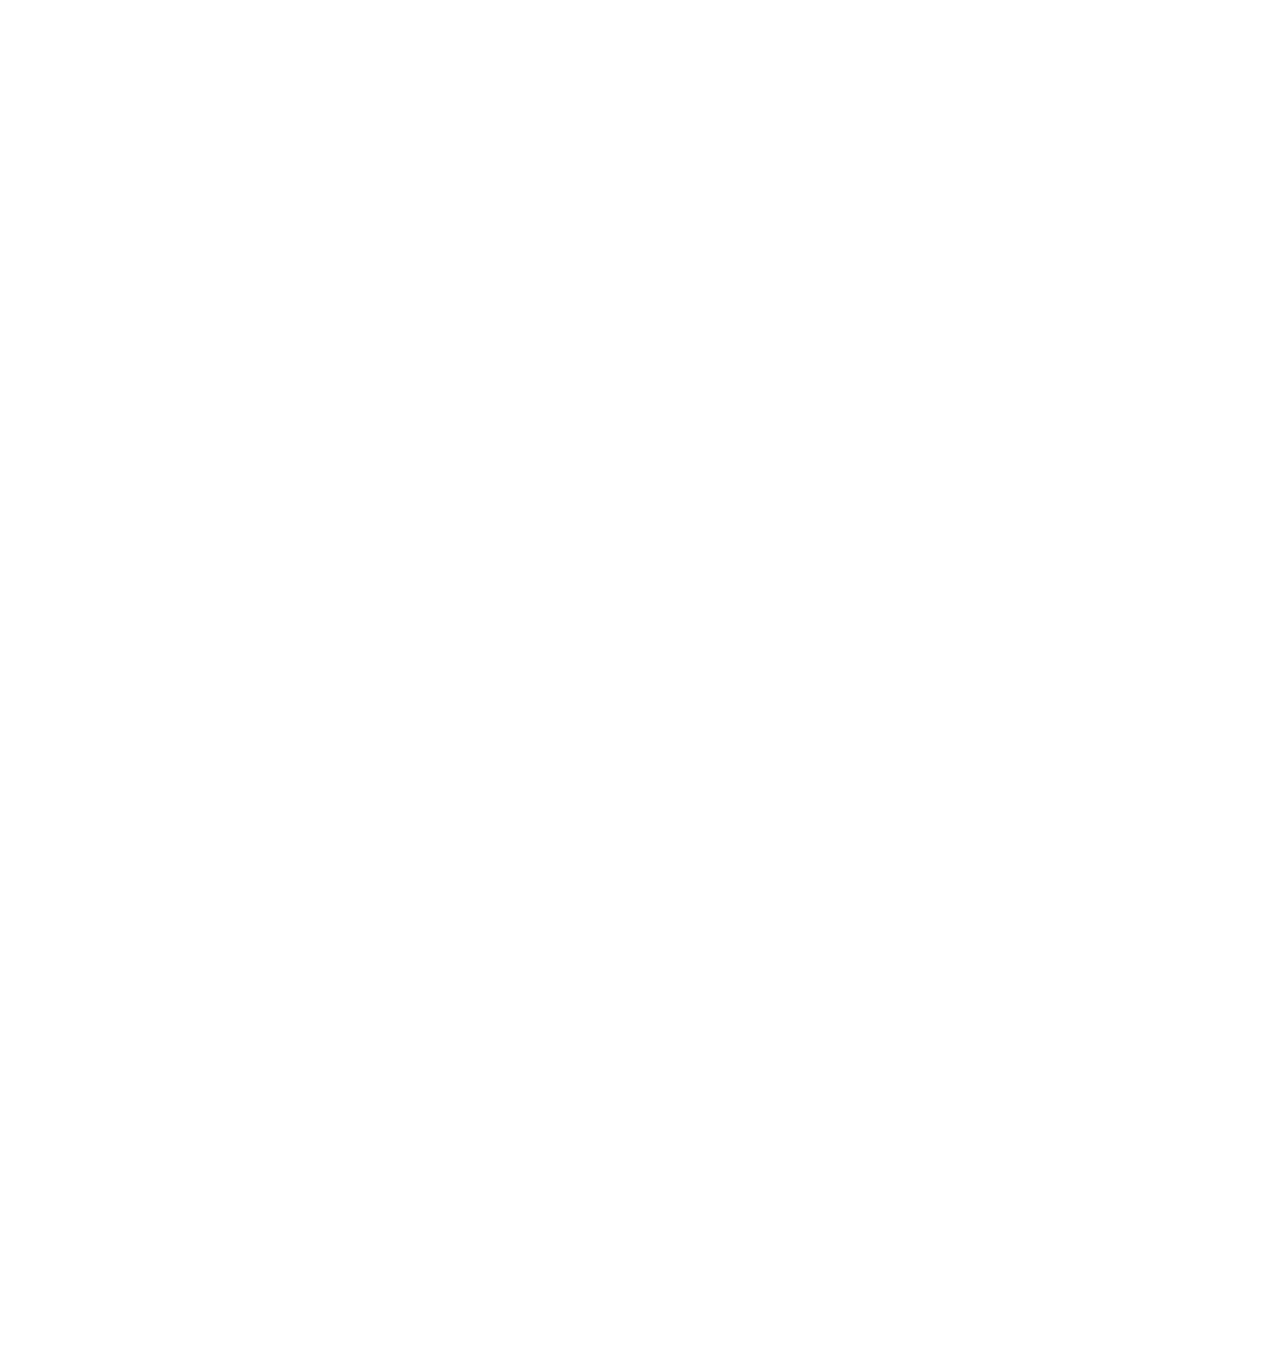
<file: monopoly.html>
<!DOCTYPE html>
<html lang="ru" class="fixed">
  <head>
    <meta charset="UTF-8" />
    <meta http-equiv="X-UA-Compatible" content="IE=edge" />
    <meta name="viewport" content="width=device-width, initial-scale=1" />
    <meta http-equiv="x-ua-compatible" content="IE=edge" />
    <title>Creata</title>
    <link rel="stylesheet" href="css/slick.css" />
    <link rel="stylesheet" href="css/slick-theme.css" />
    <link rel="stylesheet" href="css/select2.min.css" />
    <link rel="stylesheet" href="css/magnific-popup.css" />
    <link rel="stylesheet" href="css/animation.css" />
    <link rel="stylesheet" href="css/style.css" />
  </head>

  <body>
    <header class="header">
      <div class="wrapper">
        <div class="header-info">
          <a href="index.html" class="logo">
            <img src="img/logo.svg" alt="" />
          </a>
          <div class="menu-wrap">
            <ul class="main-menu">
              <li><a href="#">О Creata</a></li>
              <li>
                <button type="button" class="drop-item">
                  Услуги <img src="img/polygon.svg" alt="" />
                </button>
                <ul class="sub-menu">
                  <li><a href="#">Промо</a></li>
                  <li><a href="#">Digital</a></li>
                  <li><a href="#">Игрушки и мерч</a></li>
                </ul>
              </li>
              <li ><a href="#">Кейсы</a></li>
              <li><a href="#">Контакты</a></li>
            </ul>
          </div>
          <div class="contact-info">
            <a href="#" class="soc-link tg">
              <img src="img/telegram.svg" alt="" />
            </a>
            <button type="button" class="border-btn header-border-btn">Связаться</button>
            <button type="button" class="drop-menu">
              <span class="line"></span>
              <span class="line"></span>
              <span class="line"></span>
            </button>
          </div>
        </div>
      </div>
    </header>

    <div class="monopoly-banner">
      <img src="img/mtc-style-top.svg" alt="" class="top" />
      <div class="wrapper">
        <img src="img/monopoly-img1.png" alt="" class="img img1" />
        <img src="img/monopoly-img2.png" alt="" class="img img2" />
        <img src="img/monopoly-img3.png" alt="" class="img img3" />
        <img src="img/monopoly-img4.png" alt="" class="img img4" />
        <img src="img/monopoly-img5.png" alt="" class="img5" />
        <img src="img/monopoly-img7.png" alt="" class="img img7" />
        <div class="info">
          <img src="img/mcDonalds.png" alt="" class="mcDonalds">
          <span class="date">ноябрь/декабрь 2013 - 2021</span>
          <h1><span>МОНОПОЛИЯ </span> <img src="img/brand.svg" alt=""></h1>
        </div>
      </div>
      <img src="img/mtc-style-bottom.svg" alt="" class="bottom" />
    </div>

  <div class="project-information">
      <div class="wrapper">
        <h2>О ПРОЕКТАХ</h2>
        <h3>
            CREATA является оператором всех <br> Монополий в Макдоналдс с 2013 - 2021 гг.
        </h3>
        <div class="list-items">
          <div class="list-item purple">
            <span class="text">ОБЛАСТЬ ПРОЕКТА</span>
            <div class="tags">
              <button class="tag tag2" type="button">Промо</button>
              <button class="tag tag2" type="button">Digital</button>
            </div>
          </div>
          <div class="list-item purple">
            <span class="text">СРОКИ РЕАЛИЗАЦИИ</span>
            <p>С 2013 - 2021 гг.</p>
          </div>
          <div class="list-item purple">
            <span class="text">КАНАЛЫ КОММУНИКАЦИИ</span>
            <div class="tags">
              <button class="tag tag2" type="button">ТВ и наружная реклама</button>
              <button class="tag tag2" type="button">
                Реклама в ресторанах
              </button>
              <button class="tag tag2" type="button">Реклама в интернете</button>
              <button class="tag tag2" type="button">PR поддержка</button>
            </div>
          </div>
        </div>
        <div class="video-info">
          <div class="circle orange">
            <img src="img/play-white.svg" alt="" class="play" />
            <img src="img/white-circle.svg" alt="" class="circle-img" />
          </div>
          <div class="texts">
           <p>
            Монополия - одно из самых ожидаемых и известных стимулирующих мероприятий на российском рынке, где, покупая любимые продукты, посетители ресторанов могут получить шанс выиграть от вишневого пирожка до квартиры. 
           </p>
           <p>
            Creata исторически связана с Монополией – наше агентство стоит у истоков этого розыгрыша и является автором раздела правил проведения стимулирующего мероприятия Games and Promotions в Golden Arches Code.
           </p>
           <p>
            Механика акции интуитивно понятна каждому: необходимо сканировать QR-код из приложения McDonald's, покупать  продукты-участники и "срывать" специальные digital-стикеры в приложении. Под ними можно найти четыре категории призов:
           </p>
           <p>
            1 - Моментальные призы от партнёров акции. Этим призом может стать промокод или скидка.
2 - Ценные моментальные призы. Их тоже можно получить мгновенно, не дожидаясь крупного розыгрыша.
3 – Коллекционные призы. Сюда входят ценные призы, для получения которых необходимо собрать все стикеры "Улица" одной цветовой группы.
4 - Суперпризы. Эти ценные призы разыгрываются ближе к концу акции среди всех, у кого есть стикеры «Улица».  
           </p>
           <p>
            В России Creata была постоянным оператором стимулирующих мероприятий для McDonald's с 2013 года и успешно организовала восемь Монополий.
           </p>
            
          </div>
        </div>
        <div class="goals2">
          <img src="img/mcD.svg" alt="" class="style-image">
          <h3>ЦЕЛИ</h3>
          <div class="info-block">
            <div class="img-wrap">
              <img src="img/goals-img2.png" alt="">
            </div>
            <div class="texts">
              <div class="item">
                <span class="number">01</span>
                <span class="text">Увеличение посещаемости ресторанов за счет яркого и привлекательного призового фонда</span>
              </div>
              <div class="item">
                <span class="number">02</span>
                <span class="text">Усиление и развитие доверия посетителей к механике акции и возможности выиграть ценные призы</span>
              </div>
              <div class="item">
                <span class="number">01</span>
                <span class="text">Увеличение количества скачиваний мобильного приложения "McDonald's"</span>
              </div>
            </div>
          </div>
        </div>
        <div class="images style-col">
          <div class="img">
            <img src="img/information-image5.png" alt="" />
          </div>
          <div class="img">
            <img src="img/information-image6.png" alt="" />
          </div>
        </div>
        <div class="image">
            <img src="img/information-image7.png" alt="">
        </div>
      </div>
    </div>

    <div class="objectives">
      <div class="wrapper">
        <h2>ЗАДАЧИ ПРОЕКТА</h2>
        <div class="objectives-slider-wrap">
          <div class="slider-navigation">
            <button type="button" class="slick-prev">
              <img src="img/slider-arrow-orange.svg" alt="" />
            </button>
            <button type="button" class="slick-next">
              <img src="img/slider-arrow-orange.svg" alt="" />
            </button>
          </div>
          <div class="objectives-slider">
            <div class="item orange1">
              <span class="num white">01</span>
              <span class="title white"
                >РАЗРАБОТКА МЕХАНИКИ, АРХИТЕКТУРЫ акции и карты опыта клиента
                (CJ)</span
              >
              <p class="white">
                Одной из сложных и интересных задач была подготовка и
                согласование механики, архитектуры и CJ с учетом многогранности
                и нюансов каждого сервиса. Мы изучили все сервисы экосистемы,
                чтобы предложить общие параметры, которые бы подходили каждому
                из них.
              </p>
            </div>
            <div class="item orange2">
              <span class="num">02</span>
              <span class="title">техническая реализация</span>
              <p>
                Наше агентство занималось технической проработкой механики
                акции, проработкой CJ с точками входа из всех сервисов
                экосистемы, логикой программирования призового фонда,
                интеграцией digital механики акции с мобильным приложением «Мой
                МТС» и полной разработкой и поддержкой страницы акции, базы
                данных и панели администрирования данных.
              </p>
            </div>
            <div class="item orange3">
              <span class="num">03</span>
              <span class="title">ЮРИДИЧЕСКАЯ ПОДДЕРЖКА</span>
              <p>
                На стороне Creata была разработка Условий акций, составление и
                согласование договоров с сервисами экосистемы МТС и сторонними
                организациями, консультирование по рекламным материалам.
              </p>
            </div>
            <div class="item orange4">
              <span class="num">04</span>
              <span class="title">ВЫСТУПЛЕНИЕ НАЛОГОВЫМ АГЕНТОМ</span>
              <p>
                Призовой фонд МТС состоял из разных категорий призов, начиная от
                автомобилей и заканчивая призами-впечатлениями. Creata
                подготовила расчет налогов с учетом специфики налогообложения
                каждой категории призов, оформила и подписала документы для
                оплаты налогов с победителями.
              </p>
            </div>
          </div>
        </div>
      </div>
    </div>

    <div class="results grad">
      <div class="wrapper">
        <div class="results-info3">
          <h2>РЕЗУЛЬТАТЫ</h2>
          <div class="top-items">
            <div class="item1">
              <b>ПЕРВАЯ В РОССИИ</b>
              <span>CREATA создала первую в России полностью диджитальную механику Монополии, тем самым значительно оптимизировав бюджет клиента, который ранее инвестировался в производство стикеров.</span>
            </div>
            <div class="item2">
                <span>увеличение призового фонда Монополии по количеству призов и их ценности из года в год</span>
            </div>
          </div>
          <div class="bottom-items">
            <div class="item3">
              <b>более 120 млн. шт.</b>
              <span>Общее количество призов <br> восьми Монополий в России</span>
            </div>
            <div class="item4">
              <b>ПРИЗНАНИЕ</b>
              <span>Effie Awards <br>
                за digital Монополию</span>
            </div>
          </div>
          <img src="img/results-info3-img1.png" alt="" class="img1">
          <img src="img/results-info3-img2.png" alt="" class="img2">
        </div>
      </div>
    </div>

    <div class="other-projects bg-yellow mob">
      <div class="wrapper">
        <div class="top">
          <h2>ДРУГИЕ ПРОЕКТЫ</h2>
          <a href="#">СМОТРЕТЬ ВСЕ КЕЙСЫ</a>
        </div>
        <div class="other-projects-slider">
          <a href="javascript:;" class="item">
            <span class="img-wrap">
              <img src="img/other-projects-slider-img2.png" alt="" />
            </span>
            <spa class="text">McDonald’s МОНОПОЛИЯ</spa>
          </a>
          <a href="javascript:;" class="item">
            <span class="img-wrap">
              <img src="img/other-projects-slider-img3.png" alt="" />
            </span>
            <spa class="text">МТС 30 ЛЕТ</spa>
          </a>
        </div>
        <a href="#" class="border-btn">Смотреть все кейсы</a>
      </div>
    </div>

    <div class="in-touch purple-theme" id="touch-form">
      <svg
      class="img1"
      width="68"
      height="249"
      viewBox="0 0 68 249"
      fill="none"
      xmlns="http://www.w3.org/2000/svg"
    >
      <rect x="15" y="76.9727" width="30" height="30" />
      <rect x="38" y="170.973" width="30" height="30" />
      <rect y="170.973" width="30" height="30" />
      <rect x="22" y="218.973" width="30" height="30" />
      <rect
        width="30"
        height="31"
        transform="matrix(0 1 1 0 37 0.972656)"
      />
    </svg>
    <svg
      class="img2"
      width="76"
      height="621"
      viewBox="0 0 76 621"
      fill="none"
      xmlns="http://www.w3.org/2000/svg"
    >
      <rect x="1" y="253.973" width="30" height="30" />
      <rect x="31" y="452.973" width="30" height="30" />
      <rect x="6" y="366.973" width="30" height="30" />
      <rect y="178.973" width="30" height="30" />
      <rect x="37" y="103.973" width="30" height="30" />
      <rect x="1" y="0.972656" width="30" height="30" />
      <rect x="45" y="262.973" width="30" height="30" />
      <rect x="1" y="139.973" width="30" height="30" />
      <rect x="46" y="21.9727" width="30" height="30" />
      <rect width="30" height="31" transform="matrix(0 1 1 0 7 590.973)" />
      <rect width="30" height="31" transform="matrix(0 1 1 0 43 534.973)" />
      <rect width="30" height="31" transform="matrix(0 1 1 0 6 497.973)" />
    </svg>
      <div class="wrapper">

        <svg
          class="img3"
          width="834"
          height="152"
          viewBox="0 0 834 152"
          fill="none"
          xmlns="http://www.w3.org/2000/svg"
        >
          <rect width="30" height="30" transform="matrix(0 1 1 0 0 121.973)" />
          <rect width="30" height="30" transform="matrix(0 1 1 0 30 91.9727)" />
          <rect width="30" height="30" transform="matrix(0 1 1 0 60 31.9727)" />
          <rect
            width="30"
            height="30"
            transform="matrix(0 1 1 0 236 121.973)"
          />
          <rect
            width="30"
            height="30"
            transform="matrix(0 1 1 0 235 73.9727)"
          />
          <rect
            width="30"
            height="30"
            transform="matrix(0 1 1 0 113 86.9727)"
          />
          <rect
            width="30"
            height="30"
            transform="matrix(0 1 1 0 296 121.973)"
          />
          <rect
            width="30"
            height="31"
            transform="matrix(0 1 1 0 491.5 121.473)"
          />
          <rect
            width="30"
            height="31"
            transform="matrix(0 1 1 0 772 31.9727)"
          />
          <rect
            width="30"
            height="31"
            transform="matrix(0 1 1 0 741 61.9727)"
          />
          <rect
            width="30"
            height="31"
            transform="matrix(0 1 1 0 772 91.9727)"
          />
          <rect
            width="30"
            height="31"
            transform="matrix(0 1 1 0 803 121.973)"
          />
          <rect
            width="30"
            height="31"
            transform="matrix(0 1 1 0 638 118.973)"
          />
          <rect
            width="30"
            height="31"
            transform="matrix(0 1 1 0 461.5 92.4727)"
          />
          <rect
            width="32"
            height="30"
            transform="matrix(0 1 1 0 402 61.9727)"
          />
          <rect
            width="30"
            height="30"
            transform="matrix(0 1 1 0 522 0.972656)"
          />
          <rect
            width="30"
            height="30"
            transform="matrix(0 1 1 0 492 30.9727)"
          />
          <rect
            width="30"
            height="30"
            transform="matrix(0 1 1 0 522 60.9727)"
          />
          <rect
            width="30"
            height="30"
            transform="matrix(0 1 1 0 552 30.9727)"
          />
          <rect
            width="30"
            height="30"
            transform="matrix(0 1 1 0 548 121.973)"
          />
        </svg>

        <h2 class="touch-title">
          <svg
            class="img6"
            width="163"
            height="65"
            viewBox="0 0 163 65"
            fill="none"
            xmlns="http://www.w3.org/2000/svg"
          >
            <rect width="15" height="15" transform="matrix(0 1 1 0 106 23)" />
            <rect width="15" height="15" transform="matrix(0 1 1 0 80 0)" />
            <rect width="15" height="15" transform="matrix(0 1 1 0 148 12)" />
            <rect width="15" height="15" transform="matrix(0 1 1 0 0 25)" />
            <rect width="15" height="15" transform="matrix(0 1 1 0 53 25)" />
            <rect width="15" height="15" transform="matrix(0 1 1 0 25 45)" />
            <rect width="15" height="15" transform="matrix(0 1 1 0 128 50)" />
          </svg>
          <svg
            class="img7"
            width="242"
            height="71"
            viewBox="0 0 242 71"
            fill="none"
            xmlns="http://www.w3.org/2000/svg"
          >
            <rect width="15" height="15" transform="matrix(0 1 1 0 227 56)" />
            <rect width="15" height="15" transform="matrix(0 1 1 0 65 48)" />
            <rect width="15" height="15" transform="matrix(0 1 1 0 50 12)" />
            <rect width="15" height="15" transform="matrix(0 1 1 0 15 27)" />
            <rect width="15" height="15" transform="matrix(0 1 1 0 127 23)" />
            <rect width="15" height="15" transform="matrix(0 1 1 0 203 23)" />
            <rect width="15" height="15" transform="matrix(0 1 1 0 0 0)" />
          </svg>
          МЫ ВСЕГДА <span class="pink">НА СВЯЗИ</span>
          <svg
            class="img8"
            width="91"
            height="111"
            viewBox="0 0 91 111"
            fill="none"
            xmlns="http://www.w3.org/2000/svg"
          >
            <rect
              width="15"
              height="15"
              transform="matrix(1 0 0 -1 49 57.5781)"
            />
            <rect
              width="15"
              height="15"
              transform="matrix(1 0 0 -1 26 83.5781)"
            />
            <rect
              width="15"
              height="15"
              transform="matrix(1 0 0 -1 38 15.5781)"
            />
            <rect
              width="15"
              height="15"
              transform="matrix(1 0 0 -1 0 102.578)"
            />
            <rect
              width="15"
              height="15"
              transform="matrix(1 0 0 -1 51 110.578)"
            />
            <rect
              width="15"
              height="15"
              transform="matrix(1 0 0 -1 69 83.5781)"
            />
            <rect
              width="15"
              height="15"
              transform="matrix(1 0 0 -1 76 35.5781)"
            />
          </svg>
        </h2>
        <div class="touch-form-wrap">
          <div class="info">
            <h4>
              Мы работаем как с проектами "под ключ", так и с удовольствием
              подключимся к отдельным блокам вашего брифа.
            </h4>
            <p>
              Напишите нам на электронную почту или заполните форму, и мы
              свяжемся с Вами в ближайшее время.
            </p>
            <a href="mailto:INFO@CREATA.RU" class="purple">INFO@CREATA.RU</a>
            <svg
              class="img5"
              width="432"
              height="239"
              viewBox="0 0 432 239"
              fill="none"
              xmlns="http://www.w3.org/2000/svg"
            >
              <rect width="20" height="20" transform="matrix(0 1 1 0 402 0)" />
              <rect width="20" height="20" transform="matrix(0 1 1 0 0 188)" />
              <rect width="20" height="20" transform="matrix(0 1 1 0 32 149)" />
              <rect
                width="20"
                height="20"
                transform="matrix(0 1 1 0 310 139)"
              />
              <rect
                width="20"
                height="20"
                transform="matrix(0 1 1 0 207 191)"
              />
              <rect width="20" height="20" transform="matrix(0 1 1 0 60 219)" />
              <rect
                width="20"
                height="20"
                transform="matrix(0 1 1 0 249 159)"
              />
              <rect
                width="20"
                height="20"
                transform="matrix(0 1 1 0 152 188)"
              />
              <rect
                width="20"
                height="20"
                transform="matrix(0 1 1 0 119 139.027)"
              />
              <rect
                width="20"
                height="20"
                transform="matrix(0 1 1 0 88 169.027)"
              />
              <rect
                width="20"
                height="20"
                transform="matrix(0 1 1 0 119 199.027)"
              />
              <rect
                width="20"
                height="20"
                transform="matrix(0 1 1 0 152 219)"
              />
              <rect width="20" height="20" transform="matrix(0 1 1 0 412 48)" />
              <rect
                width="20"
                height="20"
                transform="matrix(0 1 1 0 249 132)"
              />
              <rect width="20" height="20" transform="matrix(0 1 1 0 0 129)" />
              <rect width="20" height="20" transform="matrix(0 1 1 0 382 74)" />
              <rect
                width="20"
                height="20"
                transform="matrix(0 1 1 0 342 139)"
              />
              <rect
                width="20"
                height="20"
                transform="matrix(0 1 1 0 203.5 149)"
              />
              <rect width="20" height="20" transform="matrix(0 1 1 0 342 69)" />
              <rect
                width="20"
                height="20"
                transform="matrix(0 1 1 0 249 219)"
              />
            </svg>
          </div>
          <form class="touch-form">
            <svg
              class="img4"
              width="335"
              height="129"
              viewBox="0 0 335 129"
              fill="none"
              xmlns="http://www.w3.org/2000/svg"
            >
              <rect width="20" height="20" transform="matrix(0 1 1 0 155 20)" />
              <rect width="20" height="20" transform="matrix(0 1 1 0 315 4)" />
              <rect width="20" height="20" transform="matrix(0 1 1 0 315 30)" />
              <rect width="20" height="20" transform="matrix(0 1 1 0 315 61)" />
              <rect width="20" height="20" transform="matrix(0 1 1 0 279 40)" />
              <rect width="20" height="20" transform="matrix(0 1 1 0 220 44)" />
              <rect width="20" height="20" transform="matrix(0 1 1 0 36 24)" />
              <rect width="20" height="20" transform="matrix(0 1 1 0 95 60)" />
              <rect width="20" height="20" transform="matrix(0 1 1 0 0 81)" />
              <rect width="20" height="20" transform="matrix(0 1 1 0 0 109)" />
              <rect width="20" height="20" transform="matrix(0 1 1 0 220 74)" />
              <rect width="20" height="20" transform="matrix(0 1 1 0 152 94)" />
              <rect width="20" height="20" transform="matrix(0 1 1 0 295 99)" />
              <rect width="20" height="20" transform="matrix(0 1 1 0 132 0)" />
            </svg>
            <input type="text" placeholder="Имя" name="name" required />
            <input
              type="text"
              placeholder="Название компании"
              name="company"
              required
            />
            <input type="email" placeholder="Email" name="mail" required />
            <input
              type="tel"
              placeholder="Телефон"
              name="phone"
              class="phone-number-input"
              required
            />
            <textarea
              placeholder="Комментарий"
              required
              name="textarea"
            ></textarea>
            <button class="black-btn send" type="submit">Отправить</button>
            <p>
              Нажимая “Отправить”, Вы даете согласие на обработку персональных
              данных
            </p>
          </form>
        </div>
      </div>
    </div>

    <div class="footer" data-footer>
      <div class="wrapper">
        <div class="footer-top">
          <a href="index.html" class="footer-logo">
            <img src="img/footer-logo.svg" alt="" />
          </a>
          <div class="footer-menu-wrap">
            <div class="item">
              <h3>Навигация</h3>
              <a href="#">Кейсы</a>
              <a href="#">Услуги</a>
              <a href="#">О Creata</a>
              <a href="#">Контакты</a>
            </div>
            <div class="item">
              <h3>Контакты</h3>
              <a href="tel:+74951477402">+7 (495) 147-74-02</a>
              <a href="mailto:info@creata.ru">info@creata.ru</a>
              <span class="address">Москва, Вятская ул., д. 27, с. 3</span>
              <a href="#" class="icon">
                <img src="img/tg-icon.svg" alt="" />
              </a>
            </div>
          </div>
        </div>
        <div class="footer-new__content">
          <div class="footer-new__logo__wrap" >
            <div class="footer-new__logo" data-footer-logo>
              <img src="img/CREATA.svg" alt="">
            </div>
          </div>
          <div class="footer-new__line" data-footer-line></div>
          <div class="footer-new__line _two" data-footer-line-2></div>
      
      
        </div>
        <div class="bottom-info">
          <a href="#" class="private">Политика конфиденциальности</a>
          <p class="copyright">
            Copyright &copy; 2025 Creata Russia. <br />
            Все права защищены
          </p>
          <a href="#" class="agreement">Пользовательское соглашение</a>
        </div>
      </div>
    </div>

    <script src="js/jquery-3.4.1.min.js"></script>
    <script src="js/slick.min.js"></script>
    <script src="js/jquery.inputmask.bundle.min.js"></script>
    <script src="js/jquery.validate.js"></script>
    <script src="js/select2.min.js"></script>
    <script src="js/jquery.magnific-popup.min.js"></script>
    <script src="js/gsap.min.js"></script>
    <script src="js/ScrollTrigger.min.js"></script>
    <script src="js/jquery.smooth-scroll.min.js"></script>
    <script src="js/animation-footter.js"></script>
    <script src="js/script.js"></script>
  </body>
</html>
</file>
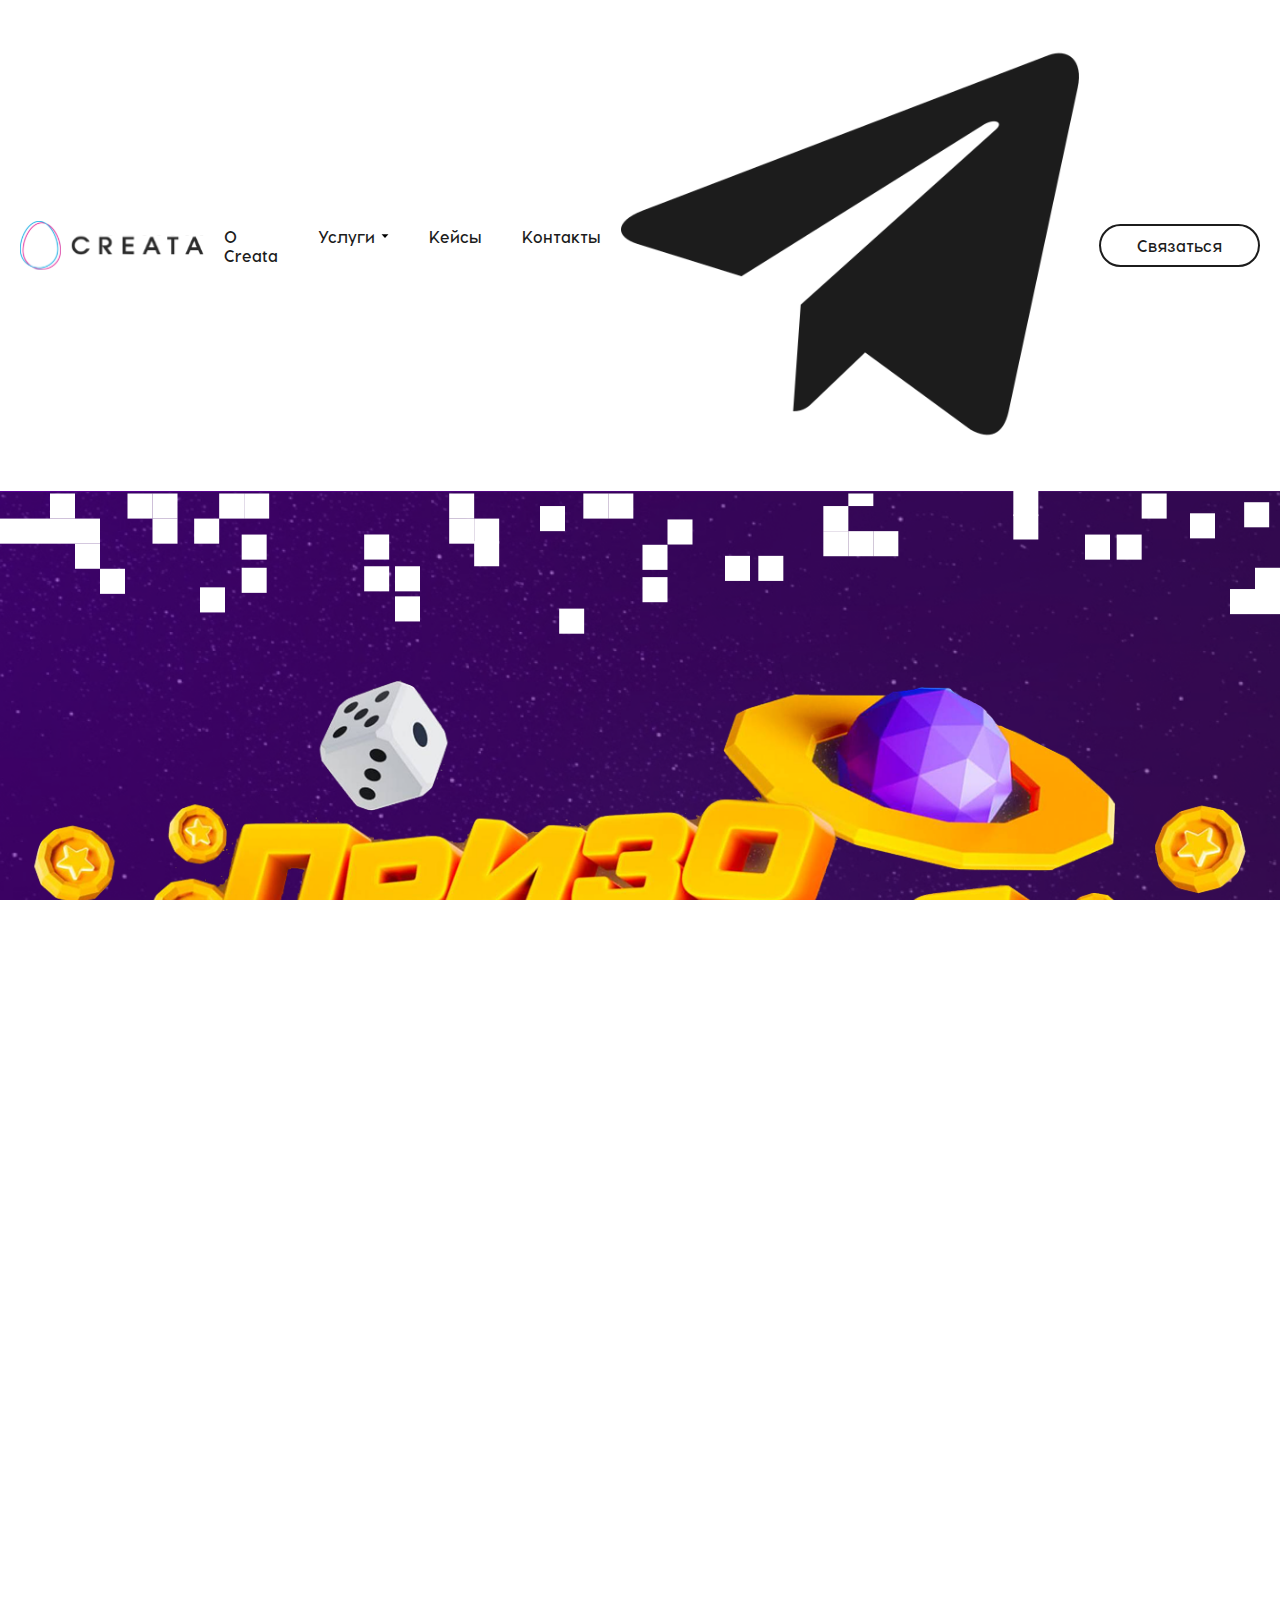
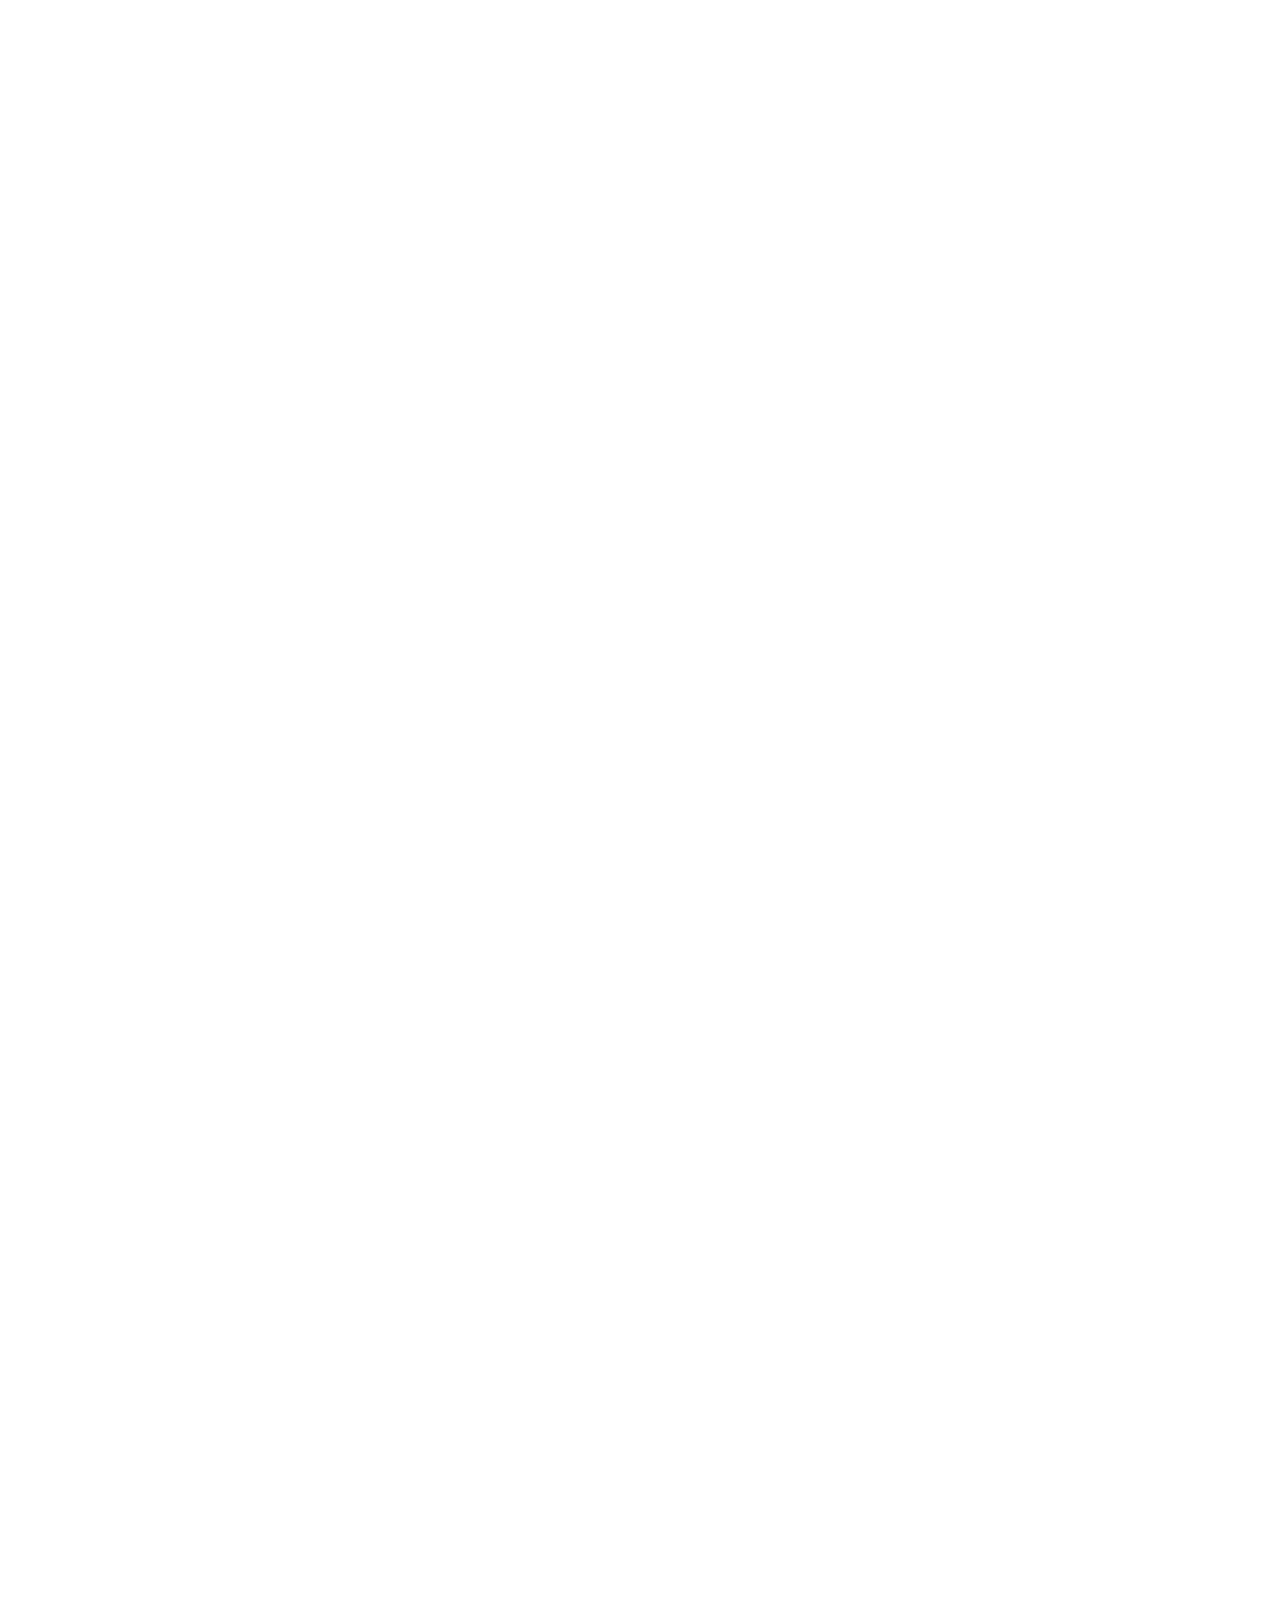
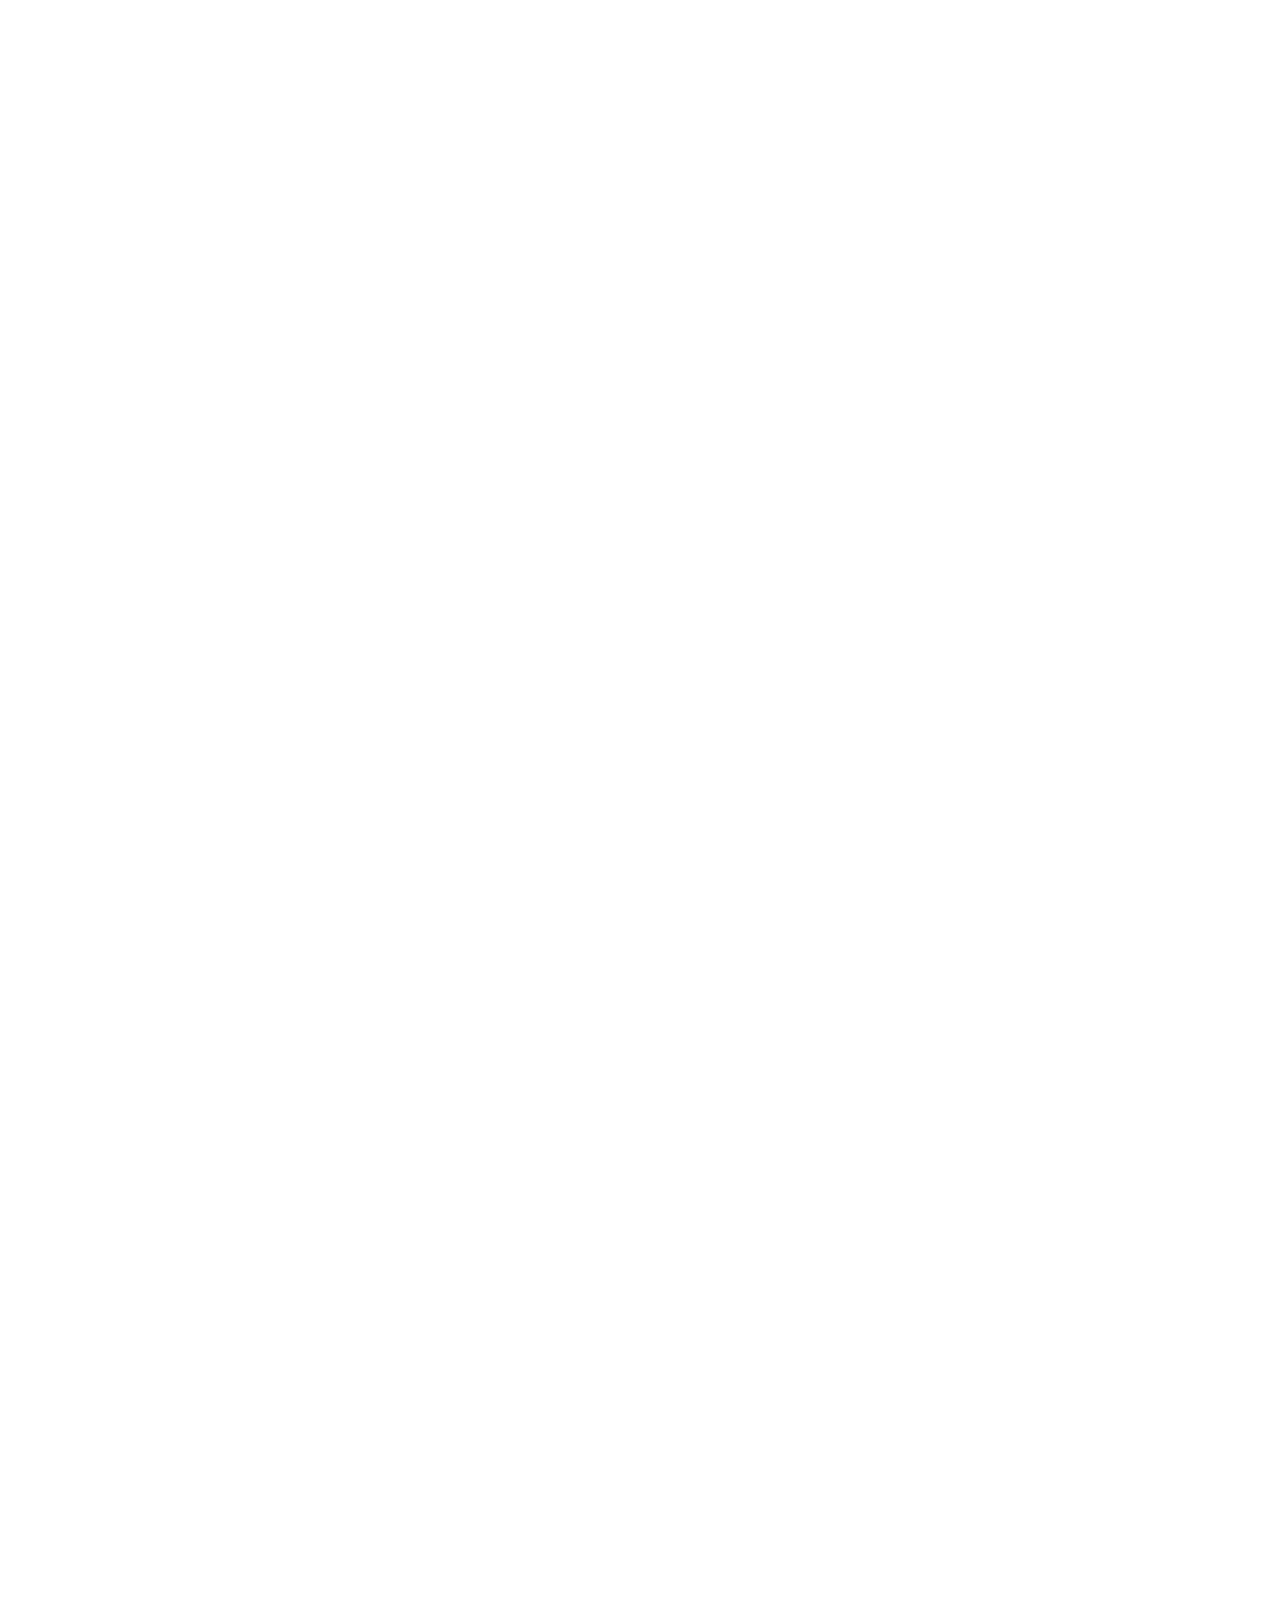
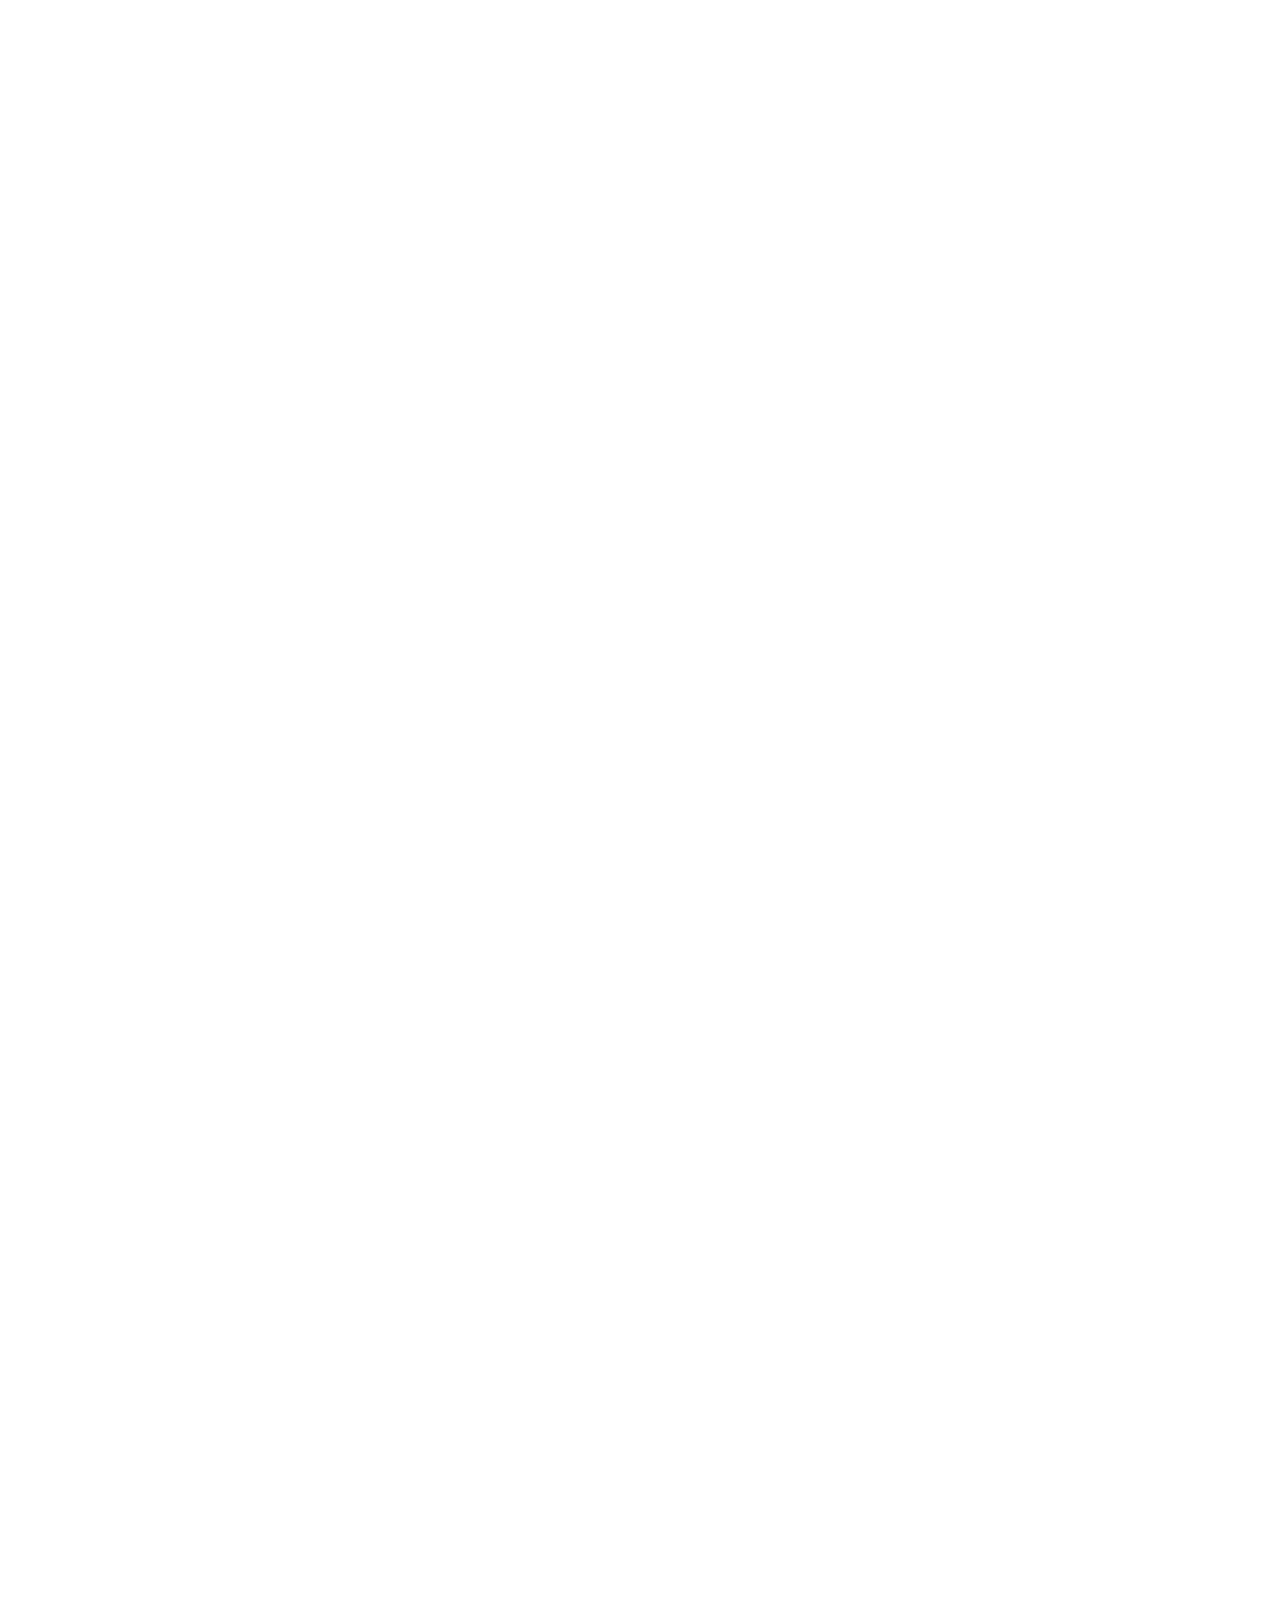
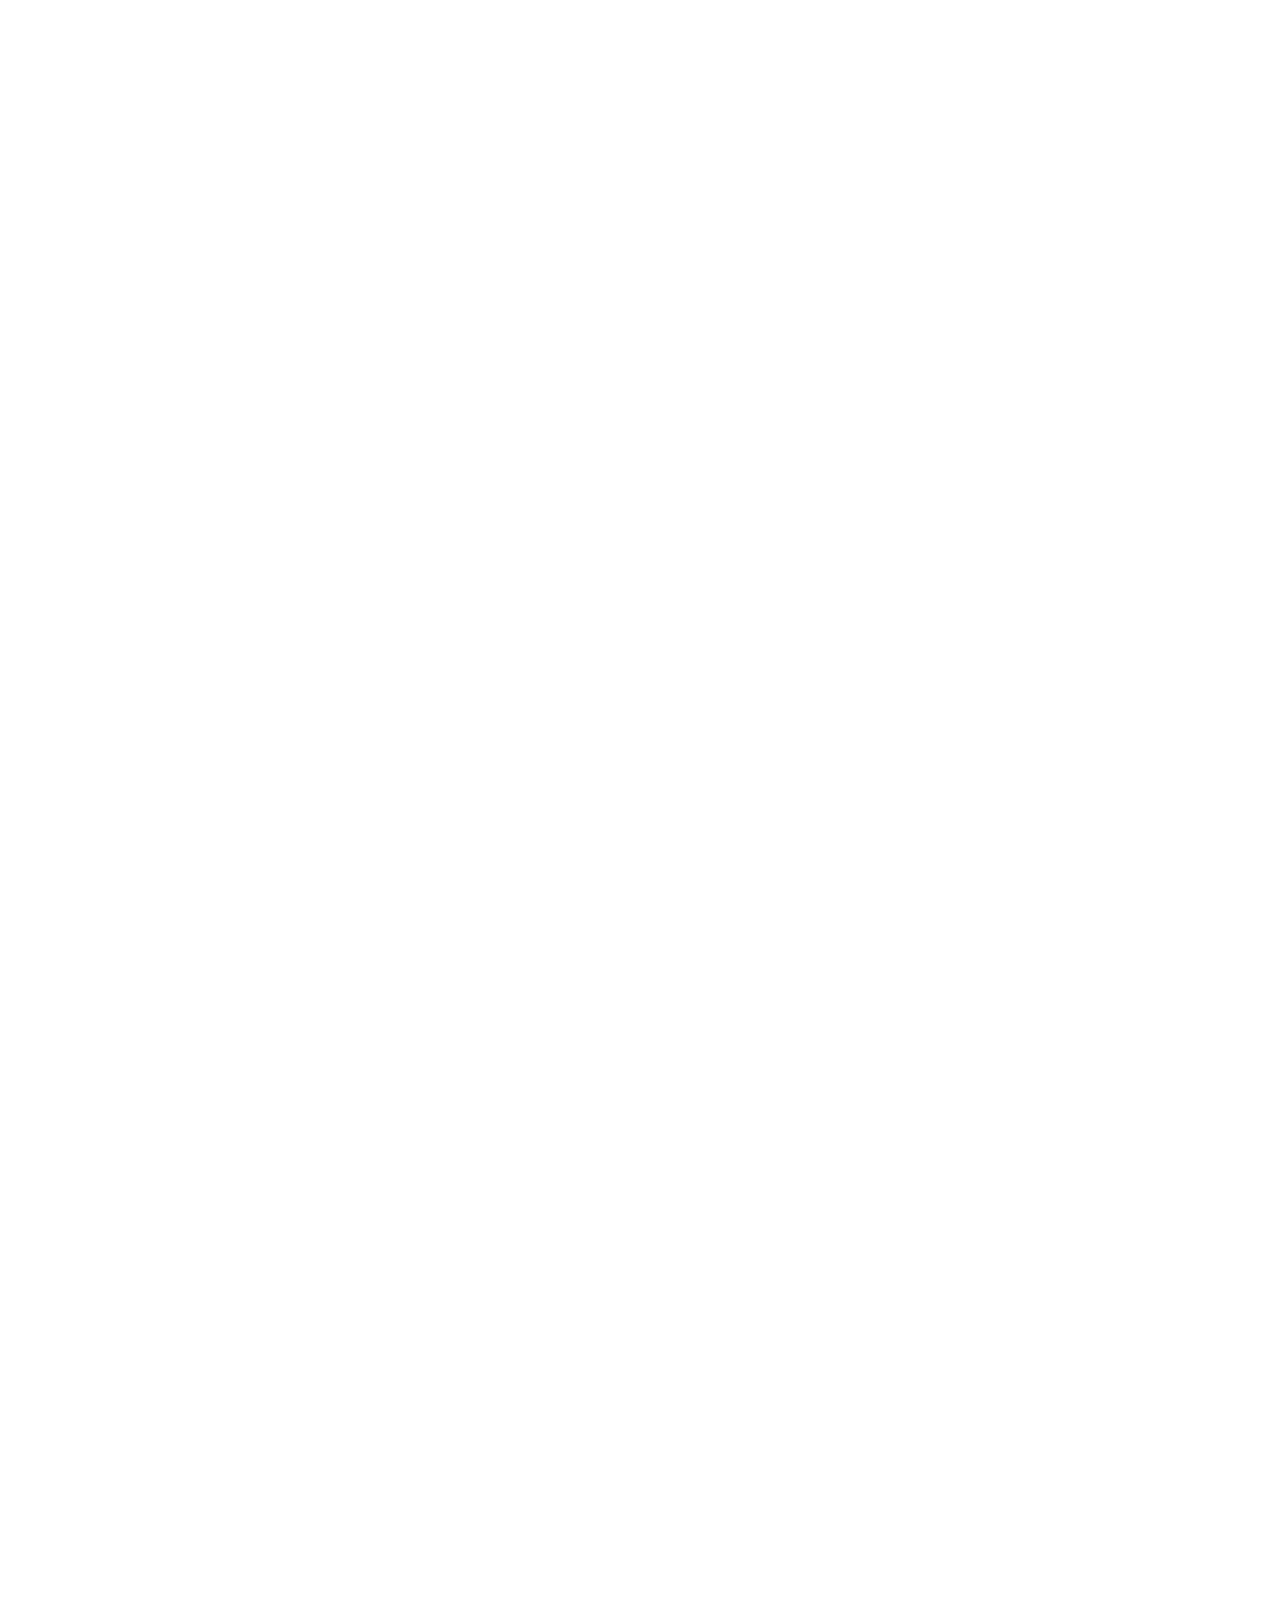
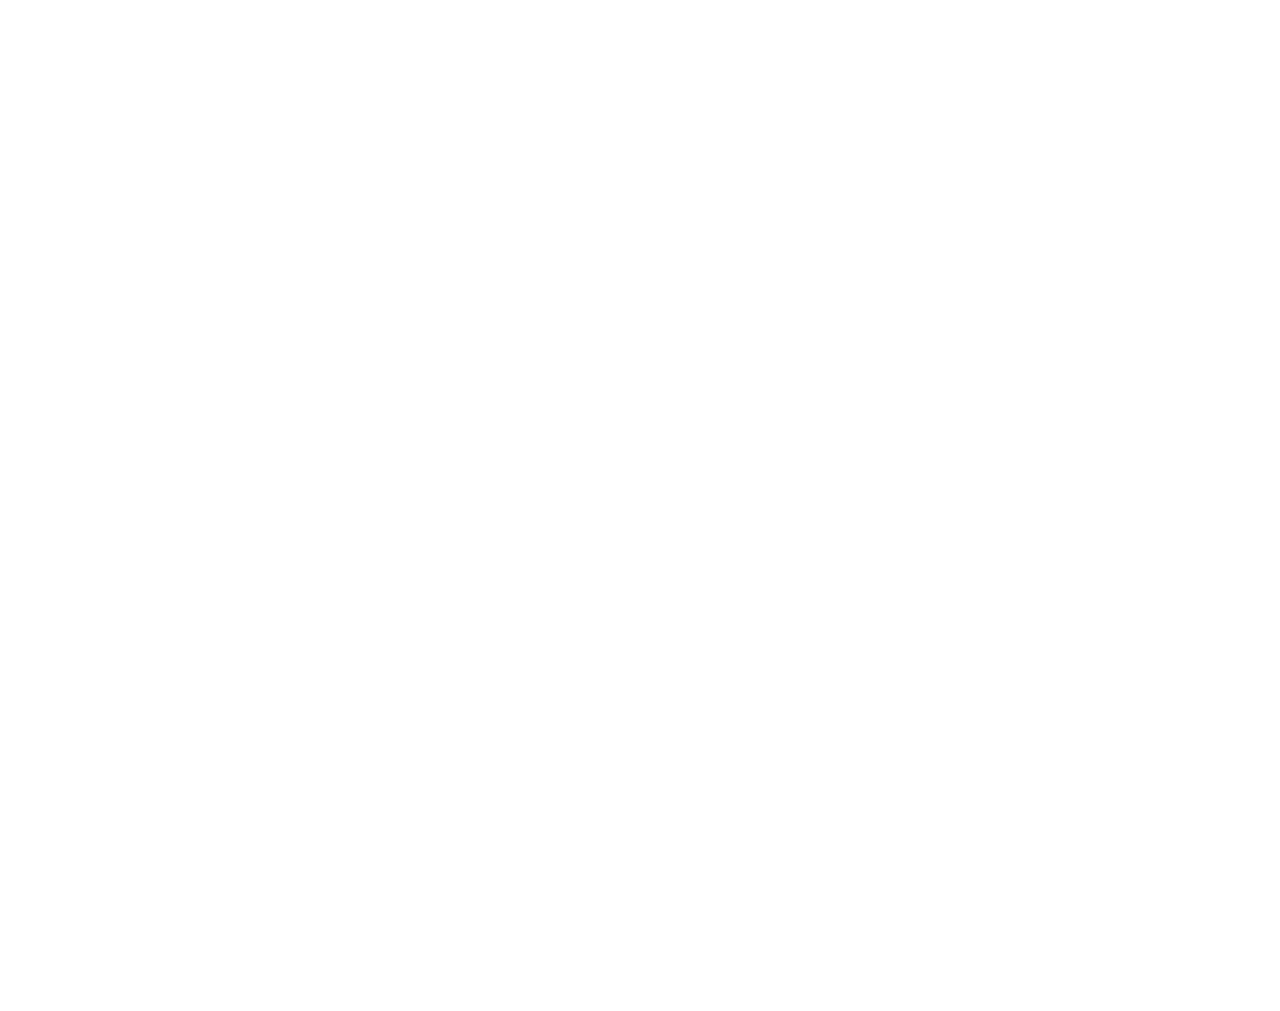
<file: prisopolia.html>
<!DOCTYPE html>
<html lang="ru" class="fixed">
  <head>
    <meta charset="UTF-8" />
    <meta http-equiv="X-UA-Compatible" content="IE=edge" />
    <meta name="viewport" content="width=device-width, initial-scale=1" />
    <meta http-equiv="x-ua-compatible" content="IE=edge" />
    <title>Creata</title>
    <link rel="stylesheet" href="css/slick.css" />
    <link rel="stylesheet" href="css/slick-theme.css" />
    <link rel="stylesheet" href="css/select2.min.css" />
    <link rel="stylesheet" href="css/magnific-popup.css" />
    <link rel="stylesheet" href="css/animation.css" />
    <link rel="stylesheet" href="css/style.css" />
  </head>

  <body>
    <header class="header">
      <div class="wrapper">
        <div class="header-info">
          <a href="index.html" class="logo">
            <img src="img/logo.svg" alt="" />
          </a>
          <div class="menu-wrap">
            <ul class="main-menu">
              <li><a href="#">О Creata</a></li>
              <li>
                <button type="button" class="drop-item">
                  Услуги <img src="img/polygon.svg" alt="" />
                </button>
                <ul class="sub-menu">
                  <li><a href="#">Промо</a></li>
                  <li><a href="#">Digital</a></li>
                  <li><a href="#">Игрушки и мерч</a></li>
                </ul>
              </li>
              <li ><a href="#">Кейсы</a></li>
              <li><a href="#">Контакты</a></li>
            </ul>
          </div>
          <div class="contact-info">
            <a href="#" class="soc-link tg">
              <img src="img/telegram.svg" alt="" />
            </a>
            <button type="button" class="border-btn header-border-btn">Связаться</button>
            <button type="button" class="drop-menu">
              <span class="line"></span>
              <span class="line"></span>
              <span class="line"></span>
            </button>
          </div>
        </div>
      </div>
    </header>

    <div class="prisopolia-banner">
      <img src="img/mtc-style-top.svg" alt="" class="top" />
      <div class="wrapper">
        <div class="info">
            <img src="img/prisopolia-img.png" alt="">
            <span class="date">ОКТЯБРЬ – НОЯБРЬ 2024</span>
        </div>
      </div>
      <img src="img/mtc-style-bottom.svg" alt="" class="bottom" />
    </div>

  <div class="project-information">
      <div class="wrapper">
        <h2>О ПРОЕКТЕ</h2>
        <h3>
            ИНТЕРАКТИВНАЯ ИГРА Т-БАНКА С САМЫМ КРУПНЫМ ПРИЗОВЫМ ФОНДОМ В ИСТОРИИ
            СПЕЦПРОЕКТОВ КЛИЕНТА — ОБЪЕМ ПРИЗОВОГО ФОНДА ДОСТИГ РЕКОРДНЫХ 183 МИЛЛИОНОВ 
            РУБЛЕЙ. В ЧИСЛЕ НАГРАД — ТРИ КВАРТИРЫ, ДВА АВТОМОБИЛЯ И ДРУГИЕ ЦЕННЫЕ ПРИЗЫ 
            ОТ ПАРТНЕРОВ, ПРИВЛЕЧЕННЫХ КОМАНДОЙ CREATA.
        </h3>
        <div class="list-items">
          <div class="list-item purple">
            <span class="text">ОБЛАСТЬ ПРОЕКТА</span>
            <div class="tags">
              <button class="tag tag2" type="button">Промо</button>
            </div>
          </div>
          <div class="list-item purple">
            <span class="text">СРОКИ РЕАЛИЗАЦИИ</span>
            <p>21 октября - 24 ноября 2024 г.</p>
          </div>
          <div class="list-item purple">
            <span class="text">КОЛИЧЕСТВО УЧАСТНИКОВ</span>
            <p>Более 2,5 млн. уникальных участников</p>
          </div>
          <div class="list-item purple">
            <span class="text">КАНАЛЫ КОММУНИКАЦИИ</span>
            <div class="tags">
              <button class="tag tag2" type="button">Наружная реклама</button>
              <button class="tag tag2" type="button">
                PR поддержка
              </button>
              <button class="tag tag2" type="button">Радио</button>
              <button class="tag tag2" type="button">Реклама в интернете</button>
            </div>
          </div>
        </div>
        <div class="video-info">
          <div class="circle yellow">
            <img src="img/play-black.svg" alt="" class="play" />
            <img src="img/black-circle.svg" alt="" class="circle-img" />
          </div>
          <div class="texts">
           <p>
            Т-Банк подарил своим клиентам шанс отправиться в космос – можно покорять планеты, строить космические станции и выигрывать призы. И всё это по мотивам всем известной Монополии.
           </p>
           <p>
            И также, как в Монополии, в игре был масштабный призовой фонд, привлеченный командой Creata. Генеральными партнерами Призополии выступили компании А101, Яндекс Плюс и Skyeng. Кроме того, можно было выиграть призы от партнеров – компаний «Вкусно — и точка», «Пакет», REDMOND, Flowwow, Подружка и Яндекс Маркет.
           </p>
           <p>
            В игре было четыре лиги: Бронзовая, Серебряная, Золотая и Алмазная. Игроки набирали очки за выполнение заданий, повышали свой рейтинг и переходили в более высокие лиги. Каждая лига предлагала свои уникальные призы от банка и партнеров.
           </p>
           <p>
            На игровом поле отображались специальные клетки генеральных партнеров. Если игрок дважды оказывался на клетке одного и того же партнера, ему начислялся билет для участия в розыгрыше суперпризов. Чем больше собранных билетов, тем выше вероятность выиграть один из главных призов: три квартиры от застройщика А101, два Skyмобиля от Skyeng и баллы Яндекс Плюса.
           </p>
            
          </div>
        </div>
        <div class="goals2">
          <h3>ЦЕЛИ</h3>
          <div class="info-block">
            <div class="img-wrap">
              <img src="img/goals-img5.svg" alt="">
            </div>
            <div class="texts">
              <div class="item">
                <span class="number purple">01</span>
                <span class="text">Привлечение новой аудитории и повышение лояльности текущих клиентов</span>
              </div>
              <div class="item">
                <span class="number purple">02</span>
                <span class="text">Информирование о возможностях приложения Т-Банка</span>
              </div>
              <div class="item">
                <span class="number purple">03</span>
                <span class="text">Увеличение времени использования приложения Т-Банка клиентом</span>
              </div>
              <div class="item">
                <span class="number purple">04</span>
                <span class="text">Повышение узнаваемости бренда</span>
              </div>
            </div>
          </div>
        </div>
        <div class="images style-col">
          <div class="img">
            <img src="img/information-image9.png" alt="" />
          </div>
          <div class="img">
            <img src="img/information-image10.png" alt="" />
          </div>
        </div>
      </div>
    </div>

    <div class="objectives">
      <div class="wrapper">
        <h2>ЗАДАЧИ ПРОЕКТА</h2>
        <div class="objectives-slider-wrap">
          <div class="slider-navigation">
            <button type="button" class="slick-prev">
              <img src="img/slider-arrow-purple.svg" alt="" />
            </button>
            <button type="button" class="slick-next">
              <img src="img/slider-arrow-purple.svg" alt="" />
            </button>
          </div>
          <div class="objectives-slider">
            <div class="item purple1">
              <span class="num white">01</span>
              <span class="title white"
                >РАЗРАБОТКА МЕХАНИКИ, АРХИТЕКТУРЫ акции и карты опыта клиента
                (CJ)</span
              >
              <p class="white">
                Одной из сложных и интересных задач была подготовка и
                согласование механики, архитектуры и CJ с учетом многогранности
                и нюансов каждого сервиса. Мы изучили все сервисы экосистемы,
                чтобы предложить общие параметры, которые бы подходили каждому
                из них.
              </p>
            </div>
            <div class="item purple2">
              <span class="num">02</span>
              <span class="title">техническая реализация</span>
              <p>
                Наше агентство занималось технической проработкой механики
                акции, проработкой CJ с точками входа из всех сервисов
                экосистемы, логикой программирования призового фонда,
                интеграцией digital механики акции с мобильным приложением «Мой
                МТС» и полной разработкой и поддержкой страницы акции, базы
                данных и панели администрирования данных.
              </p>
            </div>
            <div class="item yellow3">
              <span class="num">03</span>
              <span class="title">ЮРИДИЧЕСКАЯ ПОДДЕРЖКА</span>
              <p>
                На стороне Creata была разработка Условий акций, составление и
                согласование договоров с сервисами экосистемы МТС и сторонними
                организациями, консультирование по рекламным материалам.
              </p>
            </div>
            <div class="item yellow4">
              <span class="num">04</span>
              <span class="title">ВЫСТУПЛЕНИЕ НАЛОГОВЫМ АГЕНТОМ</span>
              <p>
                Призовой фонд МТС состоял из разных категорий призов, начиная от
                автомобилей и заканчивая призами-впечатлениями. Creata
                подготовила расчет налогов с учетом специфики налогообложения
                каждой категории призов, оформила и подписала документы для
                оплаты налогов с победителями.
              </p>
            </div>
          </div>
        </div>
      </div>
    </div>

    <div class="wrapper">
        <div class="images-wrap">
            <div class="img">
              <img src="img/information-image11.png" alt="" />
            </div>
            <div class="img">
              <img src="img/information-image12.png" alt="" />
            </div>
          </div>
    </div>

    <div class="results results-purple">
        <div class="wrapper">
          <div class="results-info">
            <h2>РЕЗУЛЬТАТЫ</h2>
            <div class="info">
              <div class="list">
                <div class="item">
                  <span class="big">30 000 000</span>
                  <span class="small">Общее количество призов</span>
                </div>
                <div class="item">
                  <span class="big">70 000</span>
                  <span class="small">Количество ценных призов</span>
                </div>
                <div class="item">
                  <span class="big">Более 2,5 млн.</span>
                  <span class="small">Количество уникальных участников</span>
                </div>
              </div>
              <div class="img-wrap">
                <p>Установили рекорд по размеру призового фонда 
                    в истории игровых проектов Т-Банка 
                    - 183 млн рублей!
                </p>
                <img src="img/results-info1.png" alt="" class="img1">
                <img src="img/results-info2.png" alt="" class="img2">
              </div>
            </div>
          </div>
        </div>
      </div>

    <div class="other-projects bg-yellow">
      <div class="wrapper">
        <div class="top">
          <h2>ДРУГИЕ ПРОЕКТЫ</h2>
          <a href="#">СМОТРЕТЬ ВСЕ КЕЙСЫ</a>
        </div>
        <div class="other-projects-slider">
          <a href="javascript:;" class="item">
            <span class="img-wrap">
              <img src="img/other-projects-slider-img1.png" alt="" />
            </span>
            <spa class="text">McDonald’s МОНОПОЛИЯ</spa>
          </a>
          <a href="javascript:;" class="item">
            <span class="img-wrap">
              <img src="img/other-projects-slider-img2.png" alt="" />
            </span>
            <spa class="text">МТС 30 ЛЕТ</spa>
          </a>
        </div>
        <a href="#" class="border-btn">Смотреть все кейсы</a>
      </div>
    </div>

    <div class="in-touch purple-theme" id="touch-form">
      <svg
      class="img1"
      width="68"
      height="249"
      viewBox="0 0 68 249"
      fill="none"
      xmlns="http://www.w3.org/2000/svg"
    >
      <rect x="15" y="76.9727" width="30" height="30" />
      <rect x="38" y="170.973" width="30" height="30" />
      <rect y="170.973" width="30" height="30" />
      <rect x="22" y="218.973" width="30" height="30" />
      <rect
        width="30"
        height="31"
        transform="matrix(0 1 1 0 37 0.972656)"
      />
    </svg>
    <svg
      class="img2"
      width="76"
      height="621"
      viewBox="0 0 76 621"
      fill="none"
      xmlns="http://www.w3.org/2000/svg"
    >
      <rect x="1" y="253.973" width="30" height="30" />
      <rect x="31" y="452.973" width="30" height="30" />
      <rect x="6" y="366.973" width="30" height="30" />
      <rect y="178.973" width="30" height="30" />
      <rect x="37" y="103.973" width="30" height="30" />
      <rect x="1" y="0.972656" width="30" height="30" />
      <rect x="45" y="262.973" width="30" height="30" />
      <rect x="1" y="139.973" width="30" height="30" />
      <rect x="46" y="21.9727" width="30" height="30" />
      <rect width="30" height="31" transform="matrix(0 1 1 0 7 590.973)" />
      <rect width="30" height="31" transform="matrix(0 1 1 0 43 534.973)" />
      <rect width="30" height="31" transform="matrix(0 1 1 0 6 497.973)" />
    </svg>
      <div class="wrapper">

        <svg
          class="img3"
          width="834"
          height="152"
          viewBox="0 0 834 152"
          fill="none"
          xmlns="http://www.w3.org/2000/svg"
        >
          <rect width="30" height="30" transform="matrix(0 1 1 0 0 121.973)" />
          <rect width="30" height="30" transform="matrix(0 1 1 0 30 91.9727)" />
          <rect width="30" height="30" transform="matrix(0 1 1 0 60 31.9727)" />
          <rect
            width="30"
            height="30"
            transform="matrix(0 1 1 0 236 121.973)"
          />
          <rect
            width="30"
            height="30"
            transform="matrix(0 1 1 0 235 73.9727)"
          />
          <rect
            width="30"
            height="30"
            transform="matrix(0 1 1 0 113 86.9727)"
          />
          <rect
            width="30"
            height="30"
            transform="matrix(0 1 1 0 296 121.973)"
          />
          <rect
            width="30"
            height="31"
            transform="matrix(0 1 1 0 491.5 121.473)"
          />
          <rect
            width="30"
            height="31"
            transform="matrix(0 1 1 0 772 31.9727)"
          />
          <rect
            width="30"
            height="31"
            transform="matrix(0 1 1 0 741 61.9727)"
          />
          <rect
            width="30"
            height="31"
            transform="matrix(0 1 1 0 772 91.9727)"
          />
          <rect
            width="30"
            height="31"
            transform="matrix(0 1 1 0 803 121.973)"
          />
          <rect
            width="30"
            height="31"
            transform="matrix(0 1 1 0 638 118.973)"
          />
          <rect
            width="30"
            height="31"
            transform="matrix(0 1 1 0 461.5 92.4727)"
          />
          <rect
            width="32"
            height="30"
            transform="matrix(0 1 1 0 402 61.9727)"
          />
          <rect
            width="30"
            height="30"
            transform="matrix(0 1 1 0 522 0.972656)"
          />
          <rect
            width="30"
            height="30"
            transform="matrix(0 1 1 0 492 30.9727)"
          />
          <rect
            width="30"
            height="30"
            transform="matrix(0 1 1 0 522 60.9727)"
          />
          <rect
            width="30"
            height="30"
            transform="matrix(0 1 1 0 552 30.9727)"
          />
          <rect
            width="30"
            height="30"
            transform="matrix(0 1 1 0 548 121.973)"
          />
        </svg>

        <h2 class="touch-title">
          <svg
            class="img6"
            width="163"
            height="65"
            viewBox="0 0 163 65"
            fill="none"
            xmlns="http://www.w3.org/2000/svg"
          >
            <rect width="15" height="15" transform="matrix(0 1 1 0 106 23)" />
            <rect width="15" height="15" transform="matrix(0 1 1 0 80 0)" />
            <rect width="15" height="15" transform="matrix(0 1 1 0 148 12)" />
            <rect width="15" height="15" transform="matrix(0 1 1 0 0 25)" />
            <rect width="15" height="15" transform="matrix(0 1 1 0 53 25)" />
            <rect width="15" height="15" transform="matrix(0 1 1 0 25 45)" />
            <rect width="15" height="15" transform="matrix(0 1 1 0 128 50)" />
          </svg>
          <svg
            class="img7"
            width="242"
            height="71"
            viewBox="0 0 242 71"
            fill="none"
            xmlns="http://www.w3.org/2000/svg"
          >
            <rect width="15" height="15" transform="matrix(0 1 1 0 227 56)" />
            <rect width="15" height="15" transform="matrix(0 1 1 0 65 48)" />
            <rect width="15" height="15" transform="matrix(0 1 1 0 50 12)" />
            <rect width="15" height="15" transform="matrix(0 1 1 0 15 27)" />
            <rect width="15" height="15" transform="matrix(0 1 1 0 127 23)" />
            <rect width="15" height="15" transform="matrix(0 1 1 0 203 23)" />
            <rect width="15" height="15" transform="matrix(0 1 1 0 0 0)" />
          </svg>
          МЫ ВСЕГДА <span class="pink">НА СВЯЗИ</span>
          <svg
            class="img8"
            width="91"
            height="111"
            viewBox="0 0 91 111"
            fill="none"
            xmlns="http://www.w3.org/2000/svg"
          >
            <rect
              width="15"
              height="15"
              transform="matrix(1 0 0 -1 49 57.5781)"
            />
            <rect
              width="15"
              height="15"
              transform="matrix(1 0 0 -1 26 83.5781)"
            />
            <rect
              width="15"
              height="15"
              transform="matrix(1 0 0 -1 38 15.5781)"
            />
            <rect
              width="15"
              height="15"
              transform="matrix(1 0 0 -1 0 102.578)"
            />
            <rect
              width="15"
              height="15"
              transform="matrix(1 0 0 -1 51 110.578)"
            />
            <rect
              width="15"
              height="15"
              transform="matrix(1 0 0 -1 69 83.5781)"
            />
            <rect
              width="15"
              height="15"
              transform="matrix(1 0 0 -1 76 35.5781)"
            />
          </svg>
        </h2>
        <div class="touch-form-wrap">
          <div class="info">
            <h4>
              Мы работаем как с проектами "под ключ", так и с удовольствием
              подключимся к отдельным блокам вашего брифа.
            </h4>
            <p>
              Напишите нам на электронную почту или заполните форму, и мы
              свяжемся с Вами в ближайшее время.
            </p>
            <a href="mailto:INFO@CREATA.RU" class="purple">INFO@CREATA.RU</a>
            <svg
              class="img5"
              width="432"
              height="239"
              viewBox="0 0 432 239"
              fill="none"
              xmlns="http://www.w3.org/2000/svg"
            >
              <rect width="20" height="20" transform="matrix(0 1 1 0 402 0)" />
              <rect width="20" height="20" transform="matrix(0 1 1 0 0 188)" />
              <rect width="20" height="20" transform="matrix(0 1 1 0 32 149)" />
              <rect
                width="20"
                height="20"
                transform="matrix(0 1 1 0 310 139)"
              />
              <rect
                width="20"
                height="20"
                transform="matrix(0 1 1 0 207 191)"
              />
              <rect width="20" height="20" transform="matrix(0 1 1 0 60 219)" />
              <rect
                width="20"
                height="20"
                transform="matrix(0 1 1 0 249 159)"
              />
              <rect
                width="20"
                height="20"
                transform="matrix(0 1 1 0 152 188)"
              />
              <rect
                width="20"
                height="20"
                transform="matrix(0 1 1 0 119 139.027)"
              />
              <rect
                width="20"
                height="20"
                transform="matrix(0 1 1 0 88 169.027)"
              />
              <rect
                width="20"
                height="20"
                transform="matrix(0 1 1 0 119 199.027)"
              />
              <rect
                width="20"
                height="20"
                transform="matrix(0 1 1 0 152 219)"
              />
              <rect width="20" height="20" transform="matrix(0 1 1 0 412 48)" />
              <rect
                width="20"
                height="20"
                transform="matrix(0 1 1 0 249 132)"
              />
              <rect width="20" height="20" transform="matrix(0 1 1 0 0 129)" />
              <rect width="20" height="20" transform="matrix(0 1 1 0 382 74)" />
              <rect
                width="20"
                height="20"
                transform="matrix(0 1 1 0 342 139)"
              />
              <rect
                width="20"
                height="20"
                transform="matrix(0 1 1 0 203.5 149)"
              />
              <rect width="20" height="20" transform="matrix(0 1 1 0 342 69)" />
              <rect
                width="20"
                height="20"
                transform="matrix(0 1 1 0 249 219)"
              />
            </svg>
          </div>
          <form class="touch-form">
            <svg
              class="img4"
              width="335"
              height="129"
              viewBox="0 0 335 129"
              fill="none"
              xmlns="http://www.w3.org/2000/svg"
            >
              <rect width="20" height="20" transform="matrix(0 1 1 0 155 20)" />
              <rect width="20" height="20" transform="matrix(0 1 1 0 315 4)" />
              <rect width="20" height="20" transform="matrix(0 1 1 0 315 30)" />
              <rect width="20" height="20" transform="matrix(0 1 1 0 315 61)" />
              <rect width="20" height="20" transform="matrix(0 1 1 0 279 40)" />
              <rect width="20" height="20" transform="matrix(0 1 1 0 220 44)" />
              <rect width="20" height="20" transform="matrix(0 1 1 0 36 24)" />
              <rect width="20" height="20" transform="matrix(0 1 1 0 95 60)" />
              <rect width="20" height="20" transform="matrix(0 1 1 0 0 81)" />
              <rect width="20" height="20" transform="matrix(0 1 1 0 0 109)" />
              <rect width="20" height="20" transform="matrix(0 1 1 0 220 74)" />
              <rect width="20" height="20" transform="matrix(0 1 1 0 152 94)" />
              <rect width="20" height="20" transform="matrix(0 1 1 0 295 99)" />
              <rect width="20" height="20" transform="matrix(0 1 1 0 132 0)" />
            </svg>
            <input type="text" placeholder="Имя" name="name" required />
            <input
              type="text"
              placeholder="Название компании"
              name="company"
              required
            />
            <input type="email" placeholder="Email" name="mail" required />
            <input
              type="tel"
              placeholder="Телефон"
              name="phone"
              class="phone-number-input"
              required
            />
            <textarea
              placeholder="Комментарий"
              required
              name="textarea"
            ></textarea>
            <button class="black-btn send" type="submit">Отправить</button>
            <p>
              Нажимая “Отправить”, Вы даете согласие на обработку персональных
              данных
            </p>
          </form>
        </div>
      </div>
    </div>

    <div class="footer" data-footer>
      <div class="wrapper">
        <div class="footer-top">
          <a href="index.html" class="footer-logo">
            <img src="img/footer-logo.svg" alt="" />
          </a>
          <div class="footer-menu-wrap">
            <div class="item">
              <h3>Навигация</h3>
              <a href="#">Кейсы</a>
              <a href="#">Услуги</a>
              <a href="#">О Creata</a>
              <a href="#">Контакты</a>
            </div>
            <div class="item">
              <h3>Контакты</h3>
              <a href="tel:+74951477402">+7 (495) 147-74-02</a>
              <a href="mailto:info@creata.ru">info@creata.ru</a>
              <span class="address">Москва, Вятская ул., д. 27, с. 3</span>
              <a href="#" class="icon">
                <img src="img/tg-icon.svg" alt="" />
              </a>
            </div>
          </div>
        </div>
        <div class="footer-new__content">
          <div class="footer-new__logo__wrap" >
            <div class="footer-new__logo" data-footer-logo>
              <img src="img/CREATA.svg" alt="">
            </div>
          </div>
          <div class="footer-new__line" data-footer-line></div>
          <div class="footer-new__line _two" data-footer-line-2></div>
      
      
        </div>
        <div class="bottom-info">
          <a href="#" class="private">Политика конфиденциальности</a>
          <p class="copyright">
            Copyright &copy; 2025 Creata Russia. <br />
            Все права защищены
          </p>
          <a href="#" class="agreement">Пользовательское соглашение</a>
        </div>
      </div>
    </div>


    <script src="js/jquery-3.4.1.min.js"></script>
    <script src="js/slick.min.js"></script>
    <script src="js/jquery.inputmask.bundle.min.js"></script>
    <script src="js/jquery.validate.js"></script>
    <script src="js/select2.min.js"></script>
    <script src="js/jquery.magnific-popup.min.js"></script>
    <script src="js/jquery.smooth-scroll.min.js"></script>
    <script src="js/gsap.min.js"></script>
    <script src="js/ScrollTrigger.min.js"></script>
    <script src="js/star-animation.js"></script>
    <script src="js/animation.js"></script>
    <script src="js/animation-footter.js"></script>
    <script src="js/script.js"></script>
  </body>
</html>
</file>
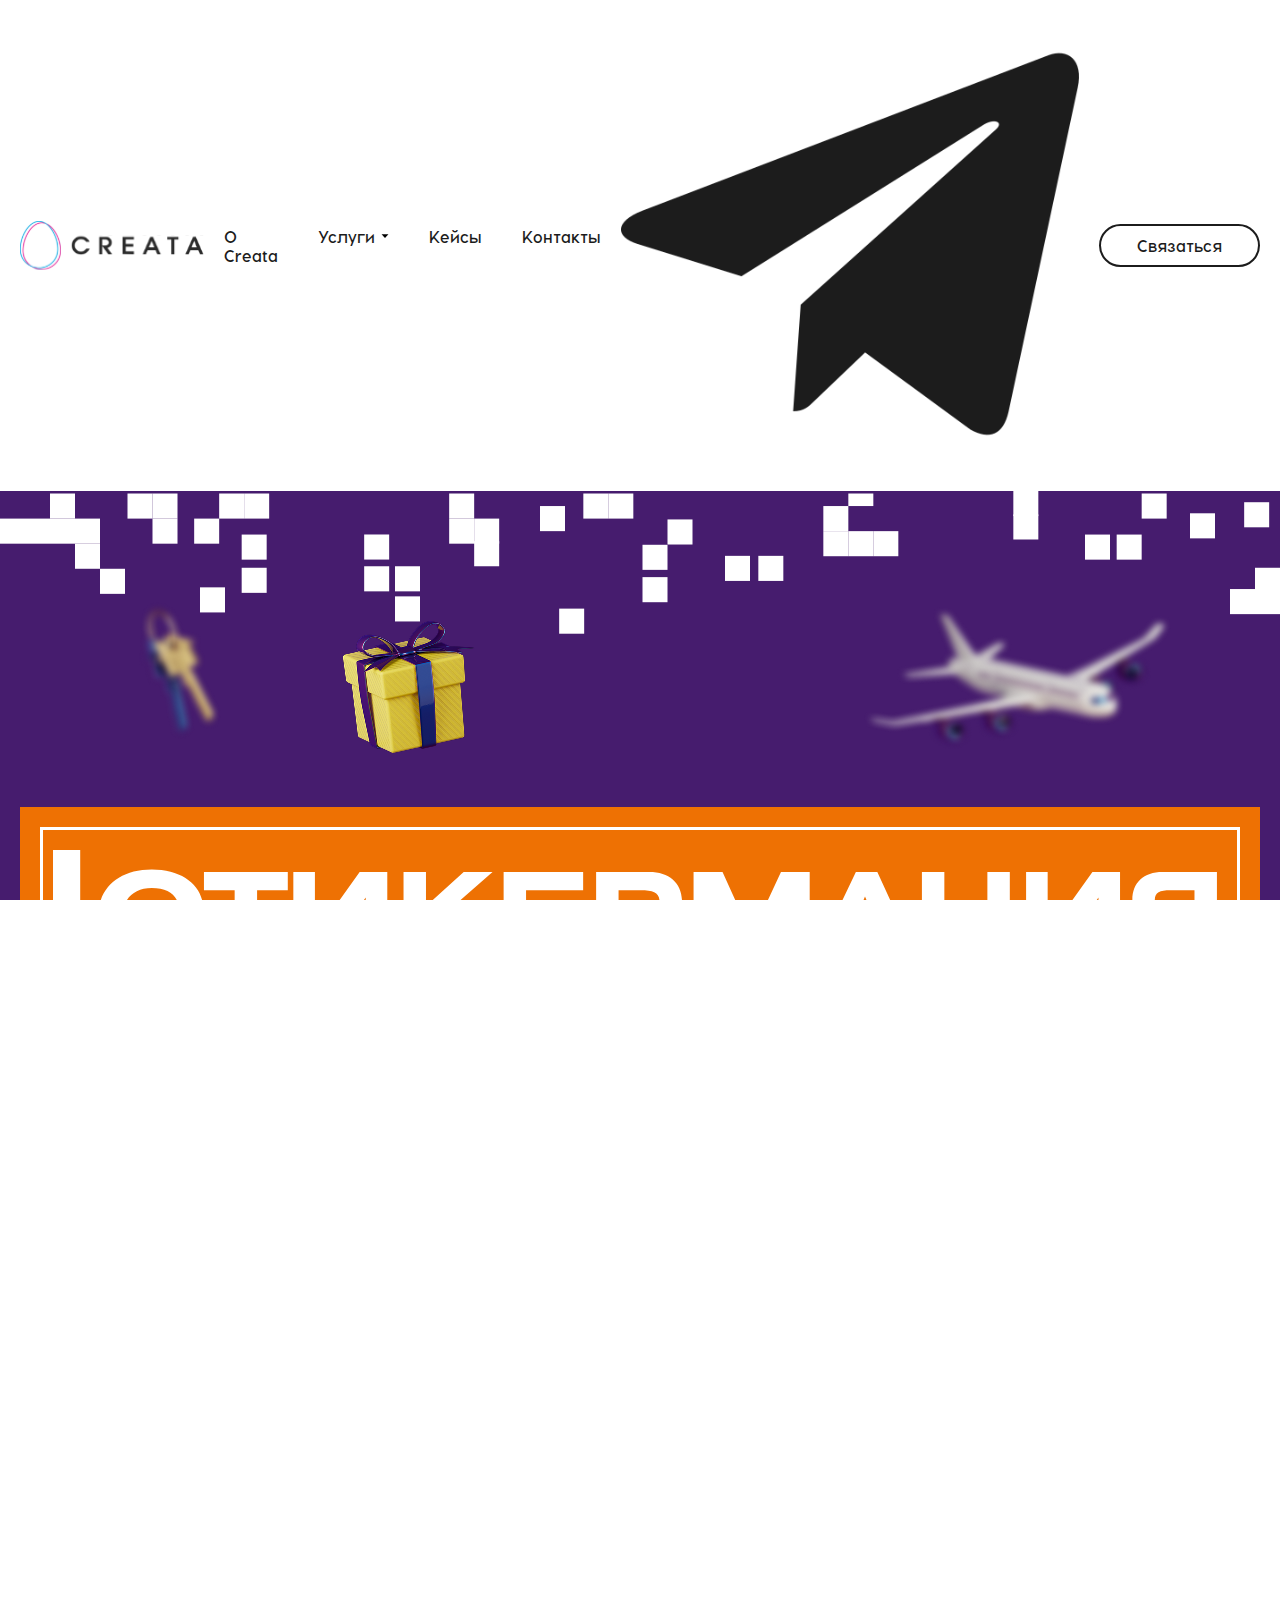
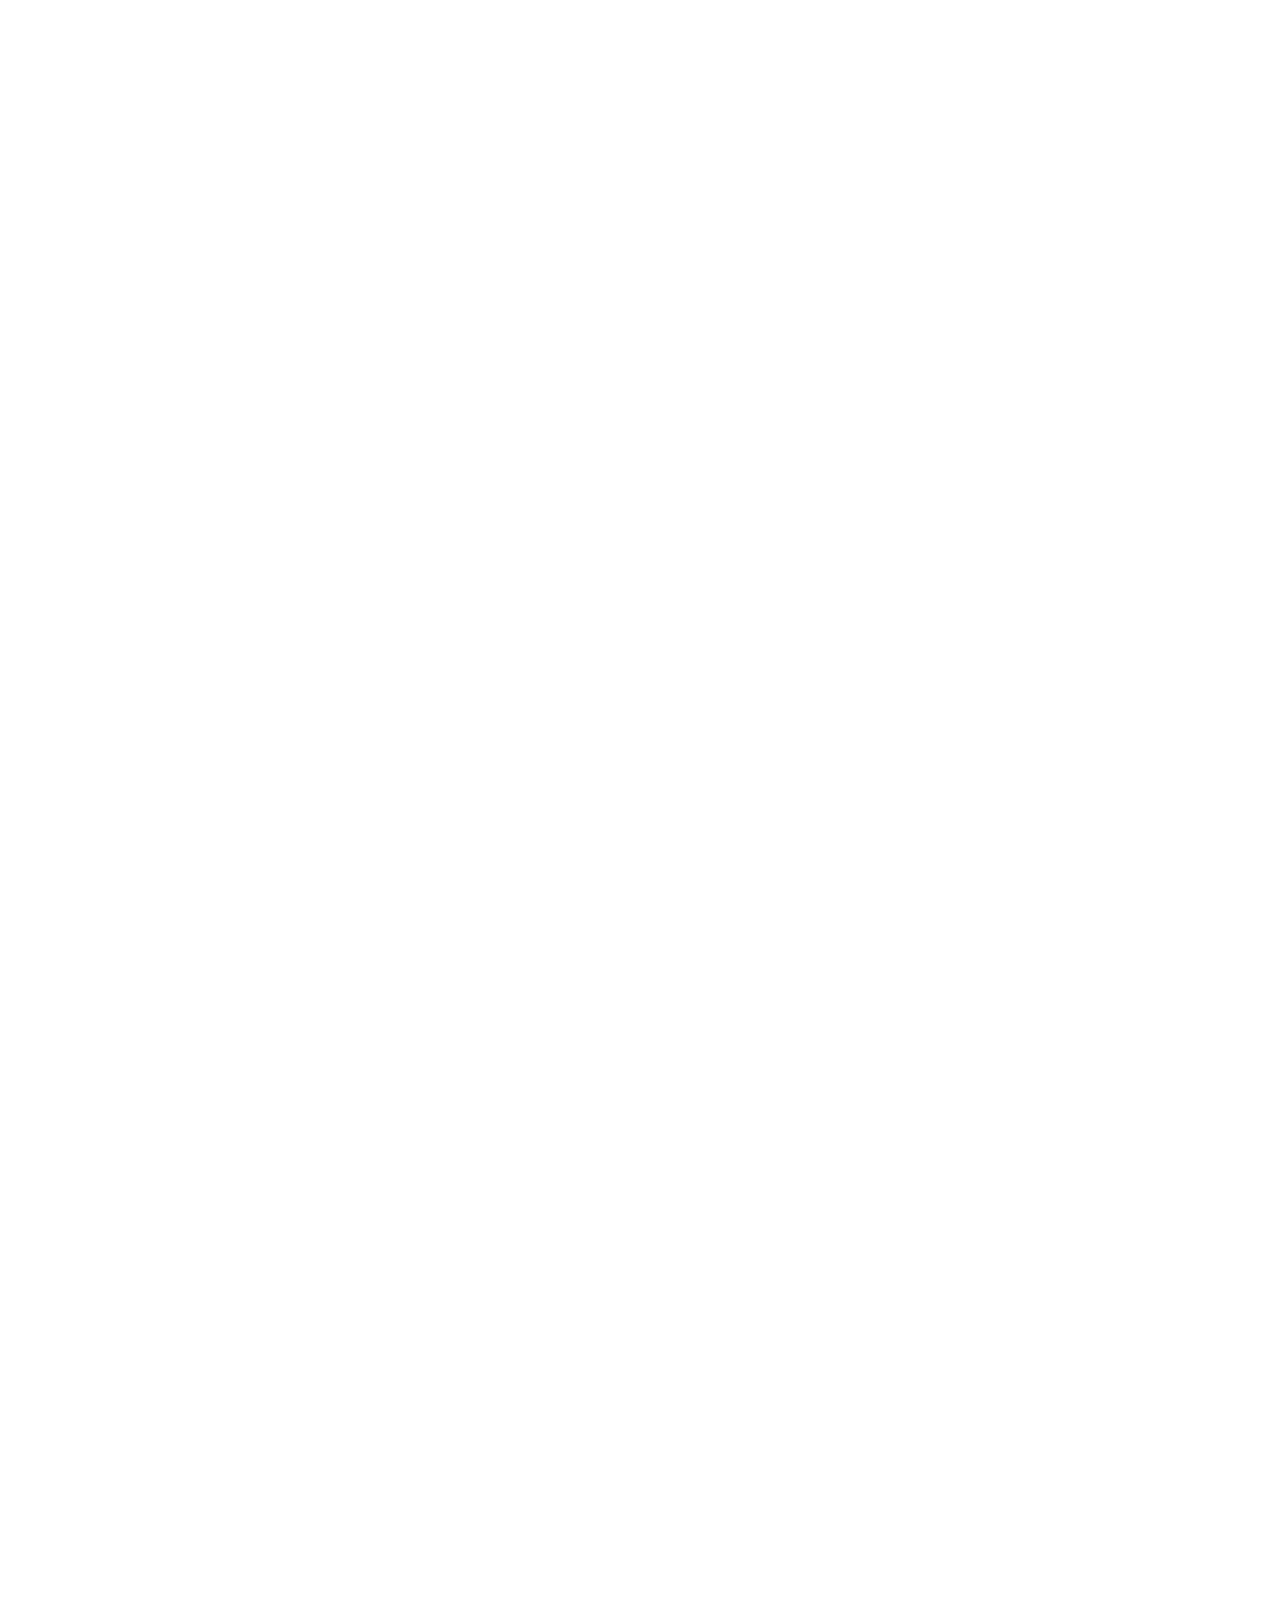
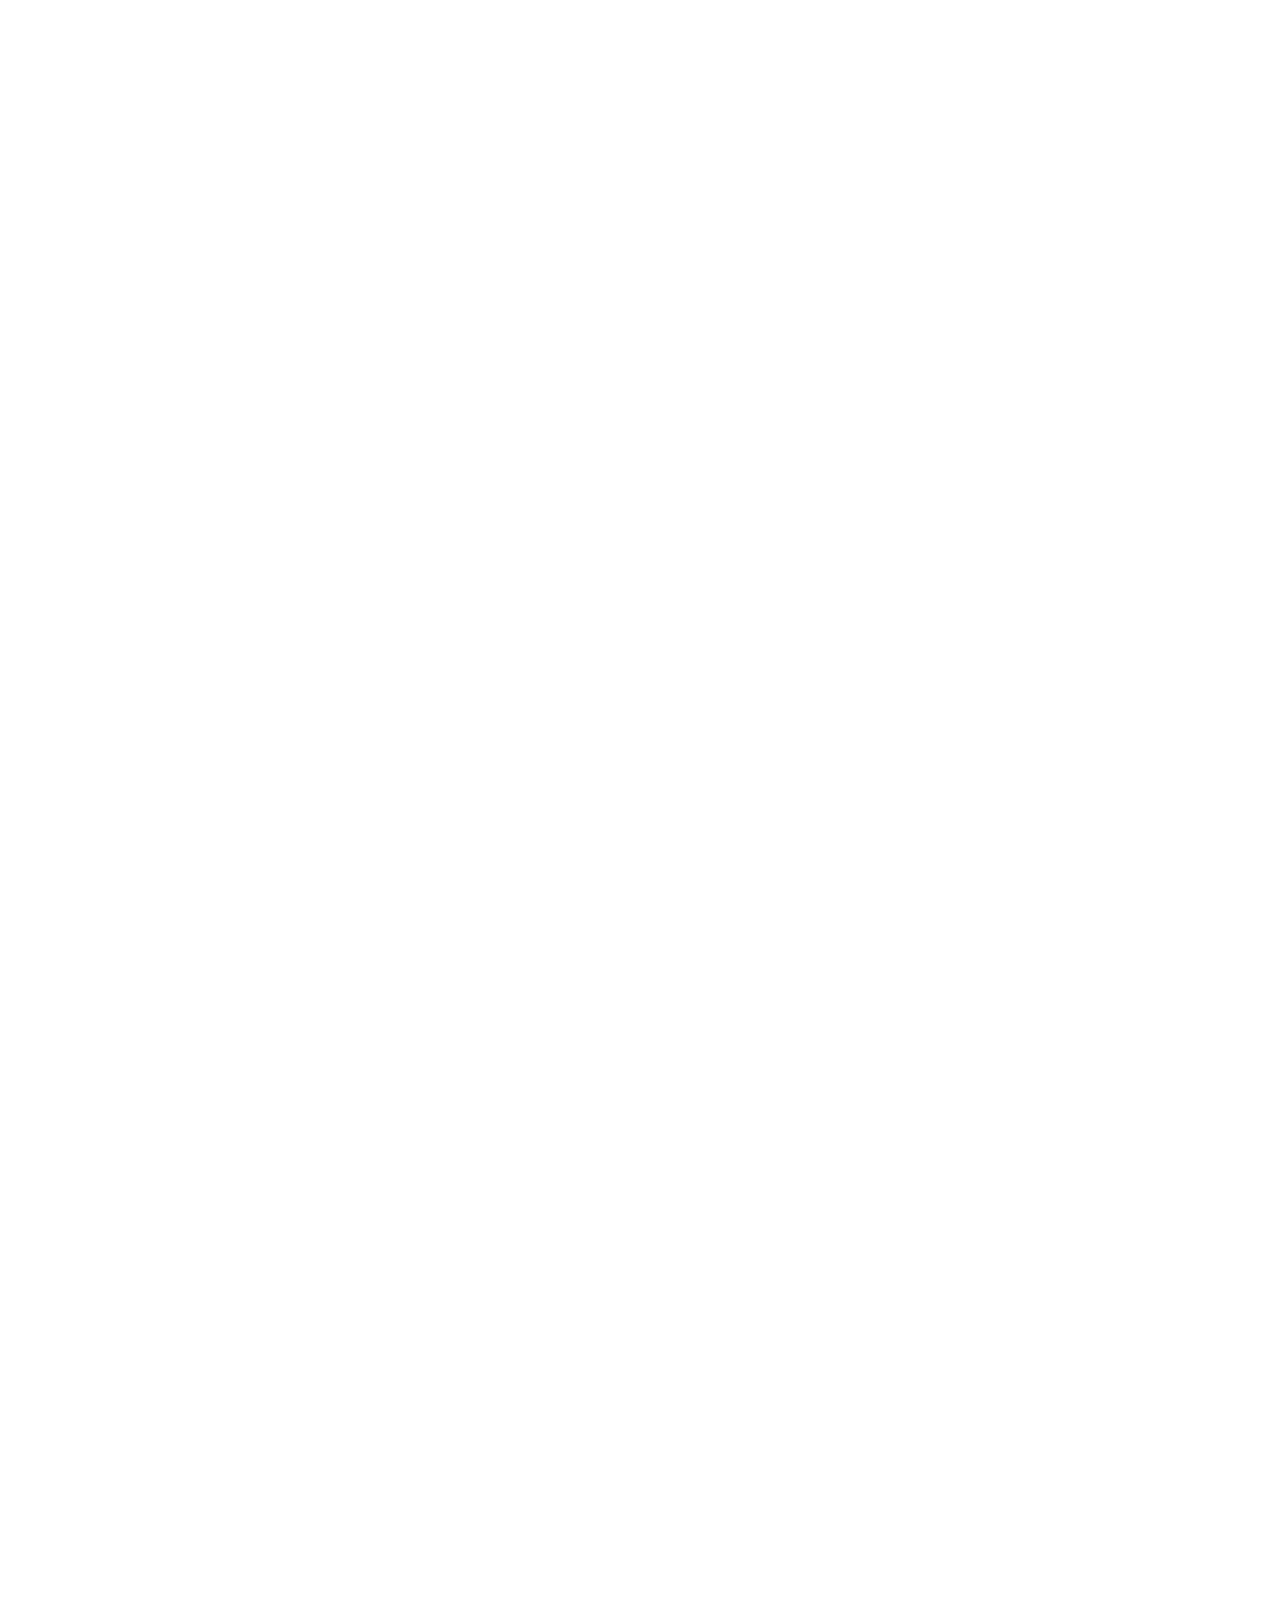
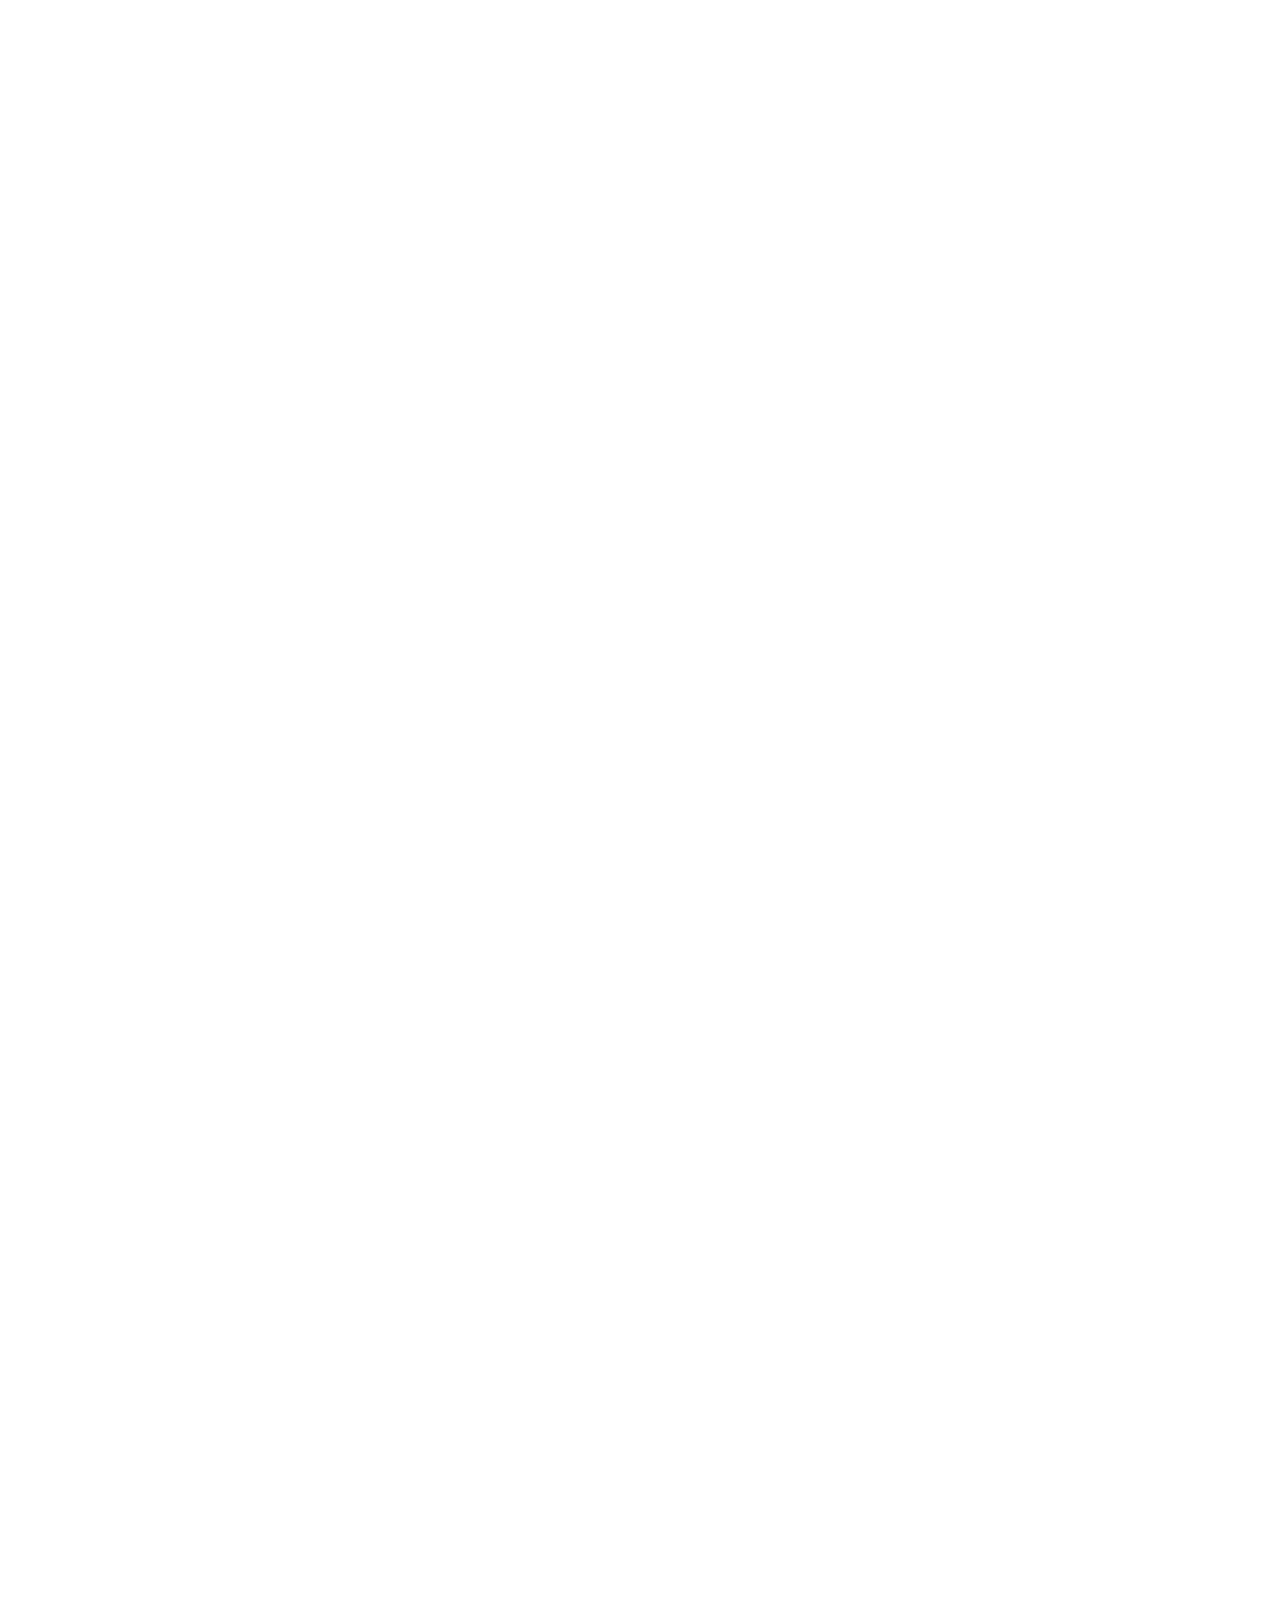
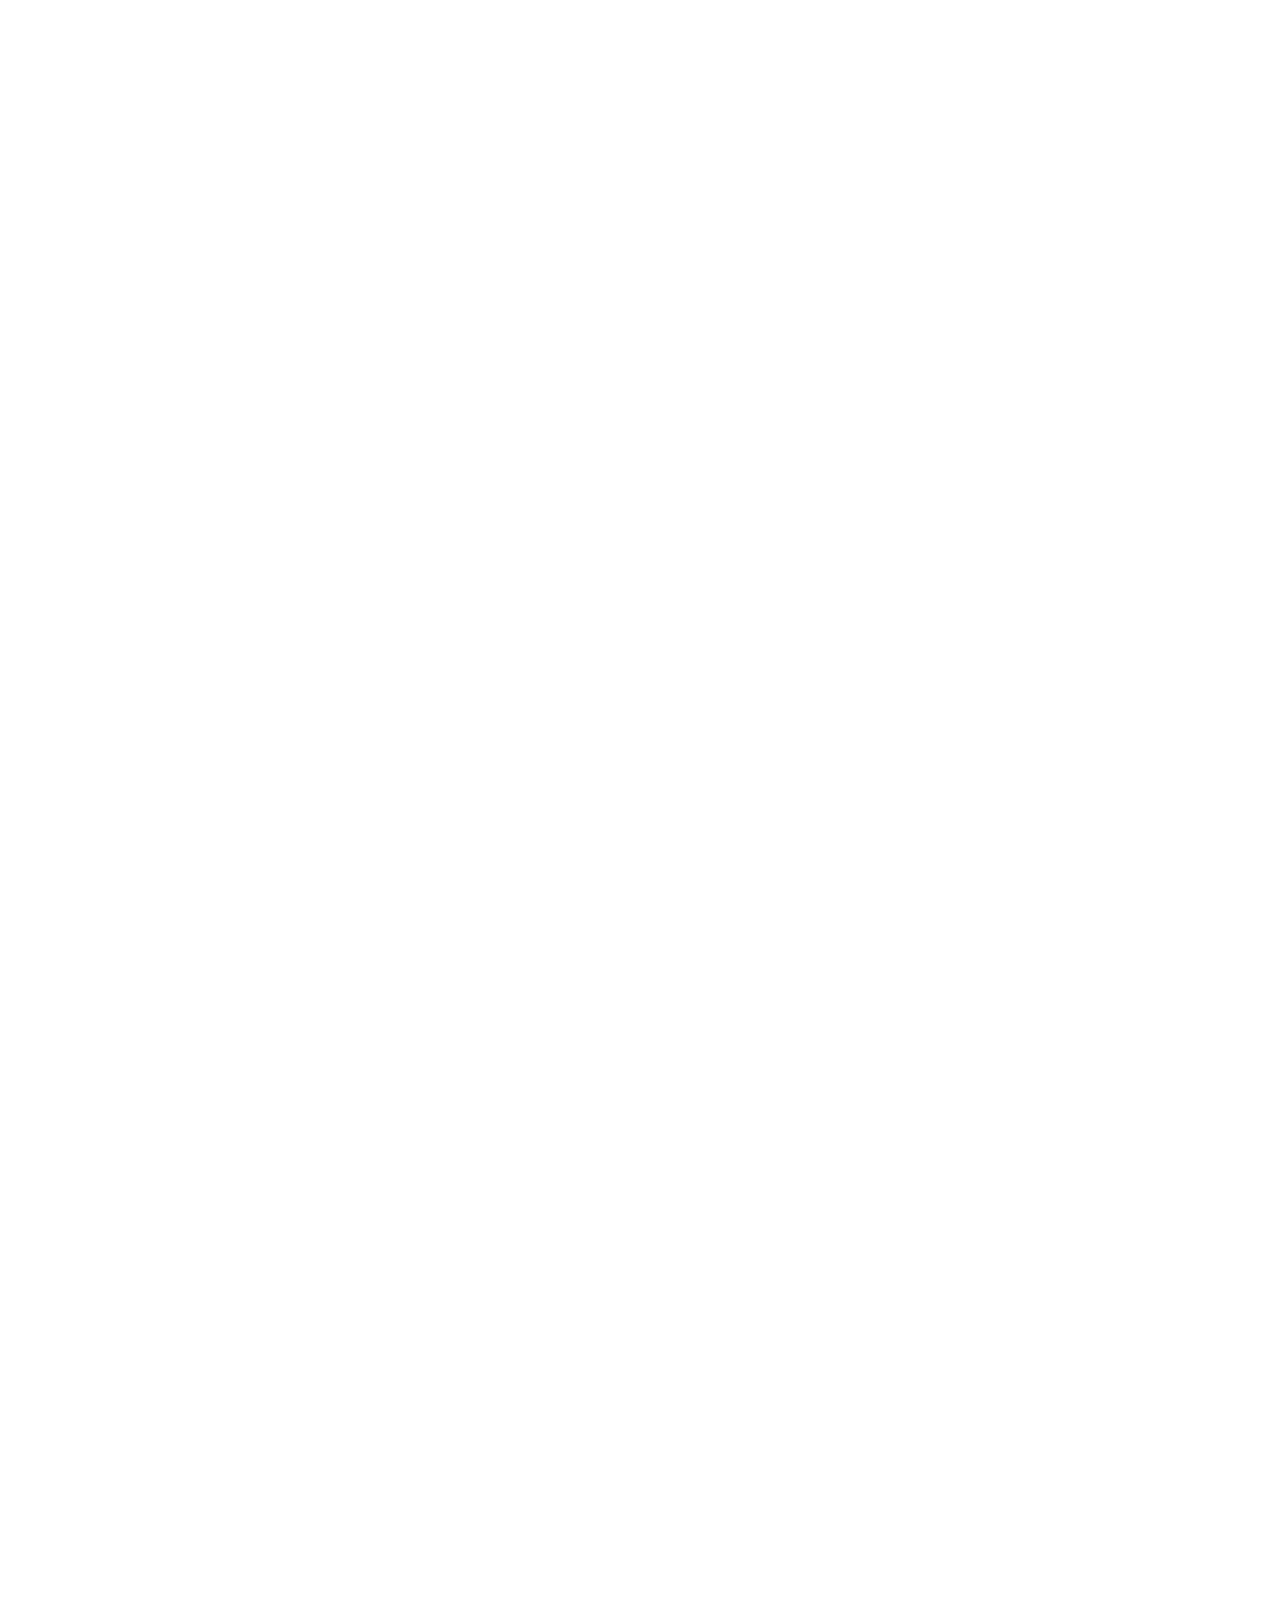
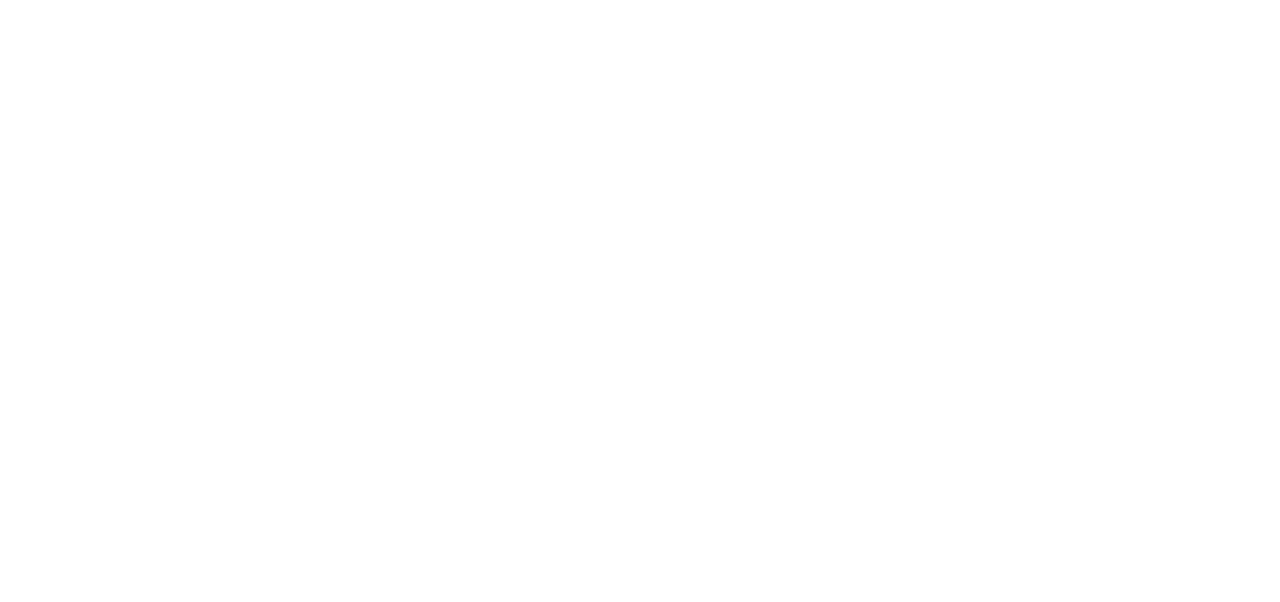
<file: stickermania.html>
<!DOCTYPE html>
<html lang="ru" class="fixed">
  <head>
    <meta charset="UTF-8" />
    <meta http-equiv="X-UA-Compatible" content="IE=edge" />
    <meta name="viewport" content="width=device-width, initial-scale=1" />
    <meta http-equiv="x-ua-compatible" content="IE=edge" />
    <title>Creata</title>
    <link rel="stylesheet" href="css/slick.css" />
    <link rel="stylesheet" href="css/slick-theme.css" />
    <link rel="stylesheet" href="css/select2.min.css" />
    <link rel="stylesheet" href="css/magnific-popup.css" />
    <link rel="stylesheet" href="css/animation.css" />
    <link rel="stylesheet" href="css/style.css" />
  </head>

  <body>
    <header class="header">
      <div class="wrapper">
        <div class="header-info">
          <a href="index.html" class="logo">
            <img src="img/logo.svg" alt="" />
          </a>
          <div class="menu-wrap">
            <ul class="main-menu">
              <li><a href="#">О Creata</a></li>
              <li>
                <button type="button" class="drop-item">
                  Услуги <img src="img/polygon.svg" alt="" />
                </button>
                <ul class="sub-menu">
                  <li><a href="#">Промо</a></li>
                  <li><a href="#">Digital</a></li>
                  <li><a href="#">Игрушки и мерч</a></li>
                </ul>
              </li>
              <li ><a href="#">Кейсы</a></li>
              <li><a href="#">Контакты</a></li>
            </ul>
          </div>
          <div class="contact-info">
            <a href="#" class="soc-link tg">
              <img src="img/telegram.svg" alt="" />
            </a>
            <button type="button" class="border-btn header-border-btn">Связаться</button>
            <button type="button" class="drop-menu">
              <span class="line"></span>
              <span class="line"></span>
              <span class="line"></span>
            </button>
          </div>
        </div>
      </div>
    </header>

    <div class="stickermania-banner">
      <img src="img/img-stick1.png" alt="" class="img-stick1" />
      <img src="img/img-stick2.png" alt="" class="img-stick2" />
      <img src="img/img-stick3.png" alt="" class="img-stick3" />
      <img src="img/mtc-style-top.svg" alt="" class="top" />
      <img src="img/mtc-img6.png" alt="" class="img img6" />
      <img src="img/mtc-img7.png" alt="" class="img img7" />
      <img src="img/mtc-img8.png" alt="" class="img img8" />
      <img src="img/mtc-img9.png" alt="" class="img img9" />
      <div class="wrapper">
        <div class="info">
          <h1><span><img src="img/stick-logo.svg" alt=""></span></h1>
          <span class="date">ЯНВАРЬ 2023 - МАРТ 2024</span>
        </div>
      </div>
      <img src="img/mtc-style-bottom.svg" alt="" class="bottom" />
    </div>

  <div class="project-information">
      <div class="wrapper">
        <h2>О ПРОЕКТЕ</h2>
        <h3>
            стикермания – это адаптация промо монополия в McDonald's. название поменялось, а прозрачная механика и гигантский призовой фонд остались.
        </h3>
        <div class="list-items">
          <div class="list-item purple">
            <span class="text">ОБЛАСТЬ ПРОЕКТА</span>
            <div class="tags">
              <button class="tag tag2" type="button">Промо</button>
              <button class="tag tag2" type="button">Digital</button>
            </div>
          </div>
          <div class="list-item purple">
            <span class="text">СРОКИ РЕАЛИЗАЦИИ</span>
            <p>30 января 2023 г. - 5 марта 2024 г.</p>
          </div>
          <div class="list-item purple">
            <span class="text">КОЛИЧЕСТВО УЧАСТНИКОВ</span>
            <p>Более 4 млн. уникальных участников</p>
          </div>
          <div class="list-item purple">
            <span class="text">КАНАЛЫ КОММУНИКАЦИИ</span>
            <div class="tags">
              <button class="tag tag2" type="button">ТВ и радио</button>
              <button class="tag tag2" type="button">
                Реклама в ресторанах
              </button>
              <button class="tag tag2" type="button">PR поддержка</button>
              <button class="tag tag2" type="button">Реклама в интернете</button>
            </div>
          </div>
        </div>
        <div class="video-info">
          <img src="img/video-info-img.png" alt="" class="style-img2">
          <div class="circle yellow">
            <img src="img/play-black.svg" alt="" class="play" />
            <img src="img/black-circle.svg" alt="" class="circle-img" />
          </div>
          <div class="texts">
            <p>
                В 2023 г. «Вкусно - и Точка» запустила аналог Монополии – Стикерманию. Механика игры сохранилась: за покупку акционных продуктов во «Вкусно - и точка» можно получить коллекционные стикеры и стикеры с моментальными призами, а также участвовать в розыгрыше главных призов. 
            </p>
            <p>                Из-за смены названий ресторанов и самой акции было важно показать
                преемственность Стикермании за счет сохранения прозрачной механики, логики проведения и качества реализации. У участников не должно было сложиться впечатление, что смена бренда отразилась на качестве акции, ведь это действительно было не так.</p>
            <p>
                Первая Стикермания прошла с привлечением новых локальных партнеров взамен брендов, ушедших с рынка - это был настоящий вызов! Несмотря на это, призовой фонд новой акции, привлеченный Creata, увеличился - он включал более 32 миллионов призов и каждый второй стикер в нем был выигрышным.
            </p>
            
          </div>
        </div>
        <div class="goals pl100">
          <h3>ЦЕЛИ</h3>
          <div class="goals-items">
            <div class="goals-item">
              <span class="circle"></span>
              <span class="text">Увеличение посещаемости ресторанов за счет <br> яркого и привлекательного призового фонда</span>
            </div>
            <div class="goals-item">
              <span class="circle color1"></span>
              <span class="text">Увеличение количества скачиваний <br>  мобильного приложения "Вкусно - и точка"</span>
            </div>
            <div class="goals-item">
              <span class="circle color2"></span>
              <span class="text">Сохранение и развитие доверия посетителей к механике <br>  акции и возможности выиграть ценные призы</span>
            </div>
            <div class="goals-item">
              <span class="circle color3"></span>
              <span class="text">Сохранение и улучшение механики <br>  и логики акции</span>
            </div>
          </div>
        </div>
        <div class="images style-col">
          <div class="img">
            <img src="img/information-image3.png" alt="" />
          </div>
          <div class="img">
            <img src="img/information-image4.png" alt="" />
          </div>
        </div>
      </div>
    </div>

    <div class="objectives">
      <div class="wrapper">
        <h2>ЗАДАЧИ ПРОЕКТА</h2>
        <div class="objectives-slider-wrap">
          <div class="slider-navigation">
            <button type="button" class="slick-prev">
              <img src="img/slider-arrow-orange.svg" alt="" />
            </button>
            <button type="button" class="slick-next">
              <img src="img/slider-arrow-orange.svg" alt="" />
            </button>
          </div>
          <div class="objectives-slider">
            <div class="item orange1">
              <span class="num white">01</span>
              <span class="title white"
                >РАЗРАБОТКА МЕХАНИКИ, АРХИТЕКТУРЫ акции и карты опыта клиента
                (CJ)</span
              >
              <p class="white">
                Одной из сложных и интересных задач была подготовка и
                согласование механики, архитектуры и CJ с учетом многогранности
                и нюансов каждого сервиса. Мы изучили все сервисы экосистемы,
                чтобы предложить общие параметры, которые бы подходили каждому
                из них.
              </p>
            </div>
            <div class="item orange2">
              <span class="num">02</span>
              <span class="title">техническая реализация</span>
              <p>
                Наше агентство занималось технической проработкой механики
                акции, проработкой CJ с точками входа из всех сервисов
                экосистемы, логикой программирования призового фонда,
                интеграцией digital механики акции с мобильным приложением «Мой
                МТС» и полной разработкой и поддержкой страницы акции, базы
                данных и панели администрирования данных.
              </p>
            </div>
            <div class="item orange3">
              <span class="num">03</span>
              <span class="title">ЮРИДИЧЕСКАЯ ПОДДЕРЖКА</span>
              <p>
                На стороне Creata была разработка Условий акций, составление и
                согласование договоров с сервисами экосистемы МТС и сторонними
                организациями, консультирование по рекламным материалам.
              </p>
            </div>
            <div class="item orange4">
              <span class="num">04</span>
              <span class="title">ВЫСТУПЛЕНИЕ НАЛОГОВЫМ АГЕНТОМ</span>
              <p>
                Призовой фонд МТС состоял из разных категорий призов, начиная от
                автомобилей и заканчивая призами-впечатлениями. Creata
                подготовила расчет налогов с учетом специфики налогообложения
                каждой категории призов, оформила и подписала документы для
                оплаты налогов с победителями.
              </p>
            </div>
          </div>
        </div>
      </div>
    </div>

    <div class="results grad grad2">
      <div class="wrapper">
        <img src="img/results-banner-img2.png" alt="" class="banner-img" />
        <div class="results-info2">
          <h2>РЕЗУЛЬТАТЫ</h2>
          <div class="top-items">
            <div class="item1">
              <b>97%</b>
              <span>Увеличения стоимости <br> призового фонда</span>
              <img src="img/results-images.png" alt="">
            </div>
            <div class="item2">
              <b class="black">4 млн.</b>
              <span class="black">Количество уникальных участников</span>
            </div>
            <div class="item3">
              <b>116%</b>
              <span>Увеличения количества <br> ценных призов в сравнении <br> с Монополией 2021 г.</span>
            </div>
          </div>
          <div class="bottom-items">
            <div class="item4">
              <b>на 17% больше</b>
              <span>Общее количество призов по сравнению с Монополией 2021 г.</span>
              <img src="img/results-images2.png" alt="">
            </div>
            <div class="item5">
              <b>на 58%</b>
              <span>Больше выигранных ценных призов в сравнении с Монополией 2021 г.</span>
            </div>
          </div>
        </div>
      </div>
      <img src="img/video-info-img.png" alt="" class="video-info-img">
    </div>

    <div class="other-projects bg-yellow mob">
      <div class="wrapper">
        <div class="top">
          <h2>ДРУГИЕ ПРОЕКТЫ</h2>
          <a href="#">СМОТРЕТЬ ВСЕ КЕЙСЫ</a>
        </div>
        <div class="other-projects-slider">
          <a href="javascript:;" class="item">
            <span class="img-wrap">
              <img src="img/other-projects-slider-img1.png" alt="" />
            </span>
            <spa class="text">McDonald’s МОНОПОЛИЯ</spa>
          </a>
          <a href="javascript:;" class="item">
            <span class="img-wrap">
              <img src="img/other-projects-slider-img3.png" alt="" />
            </span>
            <spa class="text">МТС 30 ЛЕТ</spa>
          </a>
        </div>
        <a href="#" class="border-btn">Смотреть все кейсы</a>
      </div>
    </div>

    <div class="in-touch orange-theme" id="touch-form">
      <svg
      class="img1"
      width="68"
      height="249"
      viewBox="0 0 68 249"
      fill="none"
      xmlns="http://www.w3.org/2000/svg"
    >
      <rect x="15" y="76.9727" width="30" height="30" />
      <rect x="38" y="170.973" width="30" height="30" />
      <rect y="170.973" width="30" height="30" />
      <rect x="22" y="218.973" width="30" height="30" />
      <rect
        width="30"
        height="31"
        transform="matrix(0 1 1 0 37 0.972656)"
      />
    </svg>
    <svg
      class="img2"
      width="76"
      height="621"
      viewBox="0 0 76 621"
      fill="none"
      xmlns="http://www.w3.org/2000/svg"
    >
      <rect x="1" y="253.973" width="30" height="30" />
      <rect x="31" y="452.973" width="30" height="30" />
      <rect x="6" y="366.973" width="30" height="30" />
      <rect y="178.973" width="30" height="30" />
      <rect x="37" y="103.973" width="30" height="30" />
      <rect x="1" y="0.972656" width="30" height="30" />
      <rect x="45" y="262.973" width="30" height="30" />
      <rect x="1" y="139.973" width="30" height="30" />
      <rect x="46" y="21.9727" width="30" height="30" />
      <rect width="30" height="31" transform="matrix(0 1 1 0 7 590.973)" />
      <rect width="30" height="31" transform="matrix(0 1 1 0 43 534.973)" />
      <rect width="30" height="31" transform="matrix(0 1 1 0 6 497.973)" />
    </svg>
      <div class="wrapper">

        <svg
          class="img3"
          width="834"
          height="152"
          viewBox="0 0 834 152"
          fill="none"
          xmlns="http://www.w3.org/2000/svg"
        >
          <rect width="30" height="30" transform="matrix(0 1 1 0 0 121.973)" />
          <rect width="30" height="30" transform="matrix(0 1 1 0 30 91.9727)" />
          <rect width="30" height="30" transform="matrix(0 1 1 0 60 31.9727)" />
          <rect
            width="30"
            height="30"
            transform="matrix(0 1 1 0 236 121.973)"
          />
          <rect
            width="30"
            height="30"
            transform="matrix(0 1 1 0 235 73.9727)"
          />
          <rect
            width="30"
            height="30"
            transform="matrix(0 1 1 0 113 86.9727)"
          />
          <rect
            width="30"
            height="30"
            transform="matrix(0 1 1 0 296 121.973)"
          />
          <rect
            width="30"
            height="31"
            transform="matrix(0 1 1 0 491.5 121.473)"
          />
          <rect
            width="30"
            height="31"
            transform="matrix(0 1 1 0 772 31.9727)"
          />
          <rect
            width="30"
            height="31"
            transform="matrix(0 1 1 0 741 61.9727)"
          />
          <rect
            width="30"
            height="31"
            transform="matrix(0 1 1 0 772 91.9727)"
          />
          <rect
            width="30"
            height="31"
            transform="matrix(0 1 1 0 803 121.973)"
          />
          <rect
            width="30"
            height="31"
            transform="matrix(0 1 1 0 638 118.973)"
          />
          <rect
            width="30"
            height="31"
            transform="matrix(0 1 1 0 461.5 92.4727)"
          />
          <rect
            width="32"
            height="30"
            transform="matrix(0 1 1 0 402 61.9727)"
          />
          <rect
            width="30"
            height="30"
            transform="matrix(0 1 1 0 522 0.972656)"
          />
          <rect
            width="30"
            height="30"
            transform="matrix(0 1 1 0 492 30.9727)"
          />
          <rect
            width="30"
            height="30"
            transform="matrix(0 1 1 0 522 60.9727)"
          />
          <rect
            width="30"
            height="30"
            transform="matrix(0 1 1 0 552 30.9727)"
          />
          <rect
            width="30"
            height="30"
            transform="matrix(0 1 1 0 548 121.973)"
          />
        </svg>

        <h2 class="touch-title">
          <svg
            class="img6"
            width="163"
            height="65"
            viewBox="0 0 163 65"
            fill="none"
            xmlns="http://www.w3.org/2000/svg"
          >
            <rect width="15" height="15" transform="matrix(0 1 1 0 106 23)" />
            <rect width="15" height="15" transform="matrix(0 1 1 0 80 0)" />
            <rect width="15" height="15" transform="matrix(0 1 1 0 148 12)" />
            <rect width="15" height="15" transform="matrix(0 1 1 0 0 25)" />
            <rect width="15" height="15" transform="matrix(0 1 1 0 53 25)" />
            <rect width="15" height="15" transform="matrix(0 1 1 0 25 45)" />
            <rect width="15" height="15" transform="matrix(0 1 1 0 128 50)" />
          </svg>
          <svg
            class="img7"
            width="242"
            height="71"
            viewBox="0 0 242 71"
            fill="none"
            xmlns="http://www.w3.org/2000/svg"
          >
            <rect width="15" height="15" transform="matrix(0 1 1 0 227 56)" />
            <rect width="15" height="15" transform="matrix(0 1 1 0 65 48)" />
            <rect width="15" height="15" transform="matrix(0 1 1 0 50 12)" />
            <rect width="15" height="15" transform="matrix(0 1 1 0 15 27)" />
            <rect width="15" height="15" transform="matrix(0 1 1 0 127 23)" />
            <rect width="15" height="15" transform="matrix(0 1 1 0 203 23)" />
            <rect width="15" height="15" transform="matrix(0 1 1 0 0 0)" />
          </svg>
          МЫ ВСЕГДА <span class="pink">НА СВЯЗИ</span>
          <svg
            class="img8"
            width="91"
            height="111"
            viewBox="0 0 91 111"
            fill="none"
            xmlns="http://www.w3.org/2000/svg"
          >
            <rect
              width="15"
              height="15"
              transform="matrix(1 0 0 -1 49 57.5781)"
            />
            <rect
              width="15"
              height="15"
              transform="matrix(1 0 0 -1 26 83.5781)"
            />
            <rect
              width="15"
              height="15"
              transform="matrix(1 0 0 -1 38 15.5781)"
            />
            <rect
              width="15"
              height="15"
              transform="matrix(1 0 0 -1 0 102.578)"
            />
            <rect
              width="15"
              height="15"
              transform="matrix(1 0 0 -1 51 110.578)"
            />
            <rect
              width="15"
              height="15"
              transform="matrix(1 0 0 -1 69 83.5781)"
            />
            <rect
              width="15"
              height="15"
              transform="matrix(1 0 0 -1 76 35.5781)"
            />
          </svg>
        </h2>
        <div class="touch-form-wrap">
          <div class="info">
            <h4>
              Мы работаем как с проектами "под ключ", так и с удовольствием
              подключимся к отдельным блокам вашего брифа.
            </h4>
            <p>
              Напишите нам на электронную почту или заполните форму, и мы
              свяжемся с Вами в ближайшее время.
            </p>
            <a href="mailto:INFO@CREATA.RU" class="orange2">INFO@CREATA.RU</a>
            <svg
              class="img5"
              width="432"
              height="239"
              viewBox="0 0 432 239"
              fill="none"
              xmlns="http://www.w3.org/2000/svg"
            >
              <rect width="20" height="20" transform="matrix(0 1 1 0 402 0)" />
              <rect width="20" height="20" transform="matrix(0 1 1 0 0 188)" />
              <rect width="20" height="20" transform="matrix(0 1 1 0 32 149)" />
              <rect
                width="20"
                height="20"
                transform="matrix(0 1 1 0 310 139)"
              />
              <rect
                width="20"
                height="20"
                transform="matrix(0 1 1 0 207 191)"
              />
              <rect width="20" height="20" transform="matrix(0 1 1 0 60 219)" />
              <rect
                width="20"
                height="20"
                transform="matrix(0 1 1 0 249 159)"
              />
              <rect
                width="20"
                height="20"
                transform="matrix(0 1 1 0 152 188)"
              />
              <rect
                width="20"
                height="20"
                transform="matrix(0 1 1 0 119 139.027)"
              />
              <rect
                width="20"
                height="20"
                transform="matrix(0 1 1 0 88 169.027)"
              />
              <rect
                width="20"
                height="20"
                transform="matrix(0 1 1 0 119 199.027)"
              />
              <rect
                width="20"
                height="20"
                transform="matrix(0 1 1 0 152 219)"
              />
              <rect width="20" height="20" transform="matrix(0 1 1 0 412 48)" />
              <rect
                width="20"
                height="20"
                transform="matrix(0 1 1 0 249 132)"
              />
              <rect width="20" height="20" transform="matrix(0 1 1 0 0 129)" />
              <rect width="20" height="20" transform="matrix(0 1 1 0 382 74)" />
              <rect
                width="20"
                height="20"
                transform="matrix(0 1 1 0 342 139)"
              />
              <rect
                width="20"
                height="20"
                transform="matrix(0 1 1 0 203.5 149)"
              />
              <rect width="20" height="20" transform="matrix(0 1 1 0 342 69)" />
              <rect
                width="20"
                height="20"
                transform="matrix(0 1 1 0 249 219)"
              />
            </svg>
          </div>
          <form class="touch-form" >
            <svg
              class="img4"
              width="335"
              height="129"
              viewBox="0 0 335 129"
              fill="none"
              xmlns="http://www.w3.org/2000/svg"
            >
              <rect width="20" height="20" transform="matrix(0 1 1 0 155 20)" />
              <rect width="20" height="20" transform="matrix(0 1 1 0 315 4)" />
              <rect width="20" height="20" transform="matrix(0 1 1 0 315 30)" />
              <rect width="20" height="20" transform="matrix(0 1 1 0 315 61)" />
              <rect width="20" height="20" transform="matrix(0 1 1 0 279 40)" />
              <rect width="20" height="20" transform="matrix(0 1 1 0 220 44)" />
              <rect width="20" height="20" transform="matrix(0 1 1 0 36 24)" />
              <rect width="20" height="20" transform="matrix(0 1 1 0 95 60)" />
              <rect width="20" height="20" transform="matrix(0 1 1 0 0 81)" />
              <rect width="20" height="20" transform="matrix(0 1 1 0 0 109)" />
              <rect width="20" height="20" transform="matrix(0 1 1 0 220 74)" />
              <rect width="20" height="20" transform="matrix(0 1 1 0 152 94)" />
              <rect width="20" height="20" transform="matrix(0 1 1 0 295 99)" />
              <rect width="20" height="20" transform="matrix(0 1 1 0 132 0)" />
            </svg>
            <input type="text" placeholder="Имя" name="name" required />
            <input
              type="text"
              placeholder="Название компании"
              name="company"
              required
            />
            <input type="email" placeholder="Email" name="mail" required />
            <input
              type="tel"
              placeholder="Телефон"
              name="phone"
              class="phone-number-input"
              required
            />
            <textarea
              placeholder="Комментарий"
              required
              name="textarea"
            ></textarea>
            <button class="black-btn send" type="submit">Отправить</button>
            <p>
              Нажимая “Отправить”, Вы даете согласие на обработку персональных
              данных
            </p>
          </form>
        </div>
      </div>
    </div>

    <div class="footer" data-footer>
      <div class="wrapper">
        <div class="footer-top">
          <a href="index.html" class="footer-logo">
            <img src="img/footer-logo.svg" alt="" />
          </a>
          <div class="footer-menu-wrap">
            <div class="item">
              <h3>Навигация</h3>
              <a href="#">Кейсы</a>
              <a href="#">Услуги</a>
              <a href="#">О Creata</a>
              <a href="#">Контакты</a>
            </div>
            <div class="item">
              <h3>Контакты</h3>
              <a href="tel:+74951477402">+7 (495) 147-74-02</a>
              <a href="mailto:info@creata.ru">info@creata.ru</a>
              <span class="address">Москва, Вятская ул., д. 27, с. 3</span>
              <a href="#" class="icon">
                <img src="img/tg-icon.svg" alt="" />
              </a>
            </div>
          </div>
        </div>
        <div class="footer-new__content">
          <div class="footer-new__logo__wrap" >
            <div class="footer-new__logo" data-footer-logo>
              <img src="img/CREATA.svg" alt="">
            </div>
          </div>
          <div class="footer-new__line" data-footer-line></div>
          <div class="footer-new__line _two" data-footer-line-2></div>
      
      
        </div>
        <div class="bottom-info">
          <a href="#" class="private">Политика конфиденциальности</a>
          <p class="copyright">
            Copyright &copy; 2025 Creata Russia. <br />
            Все права защищены
          </p>
          <a href="#" class="agreement">Пользовательское соглашение</a>
        </div>
      </div>
    </div>

    <script src="js/jquery-3.4.1.min.js"></script>
    <script src="js/slick.min.js"></script>
    <script src="js/jquery.inputmask.bundle.min.js"></script>
    <script src="js/jquery.validate.js"></script>
    <script src="js/select2.min.js"></script>
    <script src="js/jquery.magnific-popup.min.js"></script>
    <script src="js/gsap.min.js"></script>
    <script src="js/ScrollTrigger.min.js"></script>
    <script src="js/jquery.smooth-scroll.min.js"></script>
    <script src="js/animation-footter.js"></script>
    <script src="js/script.js"></script>
  </body>
</html>
</file>
<file: css/animation.css>
/*! 
 * OverlayScrollbars
 * Version: 2.1.0
 * 
 * Copyright (c) Rene Haas | KingSora.
 * https://github.com/KingSora
 * 
 * Released under the MIT license.
 */
.os-size-observer,
.os-size-observer-listener {
    direction: inherit;
    pointer-events: none;
    overflow: hidden;
    visibility: hidden;
    -webkit-box-sizing: border-box;
    box-sizing: border-box
}

.os-size-observer,
.os-size-observer-listener,
.os-size-observer-listener-item,
.os-size-observer-listener-item-final {
    -webkit-writing-mode: horizontal-tb;
    -ms-writing-mode: lr-tb;
    writing-mode: horizontal-tb;
    position: absolute;
    left: 0;
    top: 0
}

.os-size-observer {
    z-index: -1;
    contain: strict;
    display: -webkit-box;
    display: -ms-flexbox;
    display: flex;
    -webkit-box-orient: horizontal;
    -webkit-box-direction: normal;
    -ms-flex-direction: row;
    flex-direction: row;
    -ms-flex-wrap: nowrap;
    flex-wrap: nowrap;
    padding: inherit;
    border: inherit;
    -webkit-box-sizing: inherit;
    box-sizing: inherit;
    margin: -133px;
    top: 0;
    right: 0;
    bottom: 0;
    left: 0;
    -webkit-transform: scale(.1);
    transform: scale(.1)
}

.os-size-observer:before {
    content: "";
    -webkit-box-flex: 0;
    -ms-flex: none;
    flex: none;
    -webkit-box-sizing: inherit;
    box-sizing: inherit;
    padding: 10px;
    width: 10px;
    height: 10px
}

.os-size-observer-appear {
    -webkit-animation: os-size-observer-appear-animation 1ms forwards;
    animation: os-size-observer-appear-animation 1ms forwards
}

.os-size-observer-listener {
    -webkit-box-sizing: border-box;
    box-sizing: border-box;
    position: relative;
    -webkit-box-flex: 1;
    -ms-flex: auto;
    flex: auto;
    padding: inherit;
    border: inherit;
    margin: -133px;
    -webkit-transform: scale(10);
    transform: scale(10)
}

.os-size-observer-listener.ltr {
    margin-right: -266px;
    margin-left: 0
}

.os-size-observer-listener.rtl {
    margin-left: -266px;
    margin-right: 0
}

.os-size-observer-listener:empty:before {
    content: "";
    width: 100%;
    height: 100%
}

.os-size-observer-listener:empty:before,
.os-size-observer-listener > .os-size-observer-listener-item {
    display: block;
    position: relative;
    padding: inherit;
    border: inherit;
    -webkit-box-sizing: content-box;
    box-sizing: content-box;
    -webkit-box-flex: 1;
    -ms-flex: auto;
    flex: auto
}

.os-size-observer-listener-scroll {
    -webkit-box-sizing: border-box;
    box-sizing: border-box;
    display: -webkit-box;
    display: -ms-flexbox;
    display: flex
}

.os-size-observer-listener-item {
    right: 0;
    bottom: 0;
    overflow: hidden;
    direction: ltr;
    -webkit-box-flex: 0;
    -ms-flex: none;
    flex: none
}

.os-size-observer-listener-item-final {
    -webkit-transition: none;
    transition: none
}

@-webkit-keyframes os-size-observer-appear-animation {
    0% {
        cursor: auto
    }

    to {
        cursor: none
    }
}

@keyframes os-size-observer-appear-animation {
    0% {
        cursor: auto
    }

    to {
        cursor: none
    }
}

.os-trinsic-observer {
    -webkit-box-flex: 0;
    -ms-flex: none;
    flex: none;
    -webkit-box-sizing: border-box;
    box-sizing: border-box;
    position: relative;
    max-width: 0;
    max-height: 1px;
    padding: 0;
    margin: 0;
    border: none;
    overflow: hidden;
    z-index: -1;
    height: 0;
    top: calc(100% + 1px);
    contain: strict
}

.os-trinsic-observer:not(:empty) {
    height: calc(100% + 1px);
    top: -1px
}

.os-trinsic-observer:not(:empty) > .os-size-observer {
    width: 1000%;
    height: 1000%;
    min-height: 1px;
    min-width: 1px
}

.os-environment {
    --os-custom-prop: -1;
    position: fixed;
    opacity: 0;
    visibility: hidden;
    overflow: scroll;
    height: 200px;
    width: 200px;
    z-index: var(--os-custom-prop)
}

.os-environment div {
    width: 200%;
    height: 200%;
    margin: 10px 0
}

.os-environment.os-environment-flexbox-glue {
    display: -webkit-box;
    display: -ms-flexbox;
    display: flex;
    -webkit-box-orient: horizontal;
    -webkit-box-direction: normal;
    -ms-flex-direction: row;
    flex-direction: row;
    -ms-flex-wrap: nowrap;
    flex-wrap: nowrap;
    height: auto;
    width: auto;
    min-height: 200px;
    min-width: 200px
}

.os-environment.os-environment-flexbox-glue div {
    -webkit-box-flex: 1;
    -ms-flex: auto;
    flex: auto;
    width: auto;
    height: auto;
    max-height: 100%;
    max-width: 100%;
    margin: 0
}

.os-environment.os-environment-flexbox-glue-max {
    max-height: 200px
}

.os-environment.os-environment-flexbox-glue-max div {
    overflow: visible
}

.os-environment.os-environment-flexbox-glue-max div:before {
    content: "";
    display: block;
    height: 999px;
    width: 999px
}

.os-environment,
.os-viewport {
    -ms-overflow-style: scrollbar !important
}

.os-viewport-scrollbar-hidden.os-environment,
.os-viewport-scrollbar-hidden.os-viewport,
[data-overlayscrollbars-initialize],
[data-overlayscrollbars ~ =scrollbarHidden] {
    scrollbar-width: none !important
}

.os-viewport-scrollbar-hidden.os-environment::-webkit-scrollbar,
.os-viewport-scrollbar-hidden.os-environment::-webkit-scrollbar-corner,
.os-viewport-scrollbar-hidden.os-viewport::-webkit-scrollbar,
.os-viewport-scrollbar-hidden.os-viewport::-webkit-scrollbar-corner,
[data-overlayscrollbars-initialize]::-webkit-scrollbar,
[data-overlayscrollbars-initialize]::-webkit-scrollbar-corner,
[data-overlayscrollbars ~ =scrollbarHidden]::-webkit-scrollbar,
[data-overlayscrollbars ~ =scrollbarHidden]::-webkit-scrollbar-corner {
    -webkit-appearance: none !important;
    appearance: none !important;
    display: none !important;
    width: 0 !important;
    height: 0 !important
}

[data-overlayscrollbars-initialize] {
    overflow: auto
}

html.os-viewport-scrollbar-hidden,
html.os-viewport-scrollbar-hidden > body,
html[data-overlayscrollbars] {
    -webkit-box-sizing: border-box;
    box-sizing: border-box;
    margin: 0;
    width: 100%;
    height: 100%
}

html[data-overlayscrollbars] > body {
    overflow: visible
}

[data-overlayscrollbars ~ =host] {
    position: relative
}

.os-padding,
[data-overlayscrollbars ~ =host] {
    display: -webkit-box;
    display: -ms-flexbox;
    display: flex;
    -webkit-box-orient: horizontal !important;
    -webkit-box-direction: normal !important;
    -ms-flex-direction: row !important;
    flex-direction: row !important;
    -ms-flex-wrap: nowrap !important;
    flex-wrap: nowrap !important
}

.os-padding,
.os-viewport {
    -webkit-box-sizing: inherit;
    box-sizing: inherit;
    position: relative;
    -webkit-box-flex: 1 !important;
    -ms-flex: auto !important;
    flex: auto !important;
    height: auto;
    width: 100%;
    padding: 0;
    margin: 0;
    border: none;
    z-index: 0
}

.os-viewport {
    --os-vaw: 0;
    --os-vah: 0
}

.os-viewport.os-viewport-arrange:before {
    content: "";
    position: absolute;
    pointer-events: none;
    z-index: -1;
    min-width: 1px;
    min-height: 1px;
    width: var(--os-vaw);
    height: var(--os-vah)
}

[data-overlayscrollbars ~ =host],
[data-overlayscrollbars ~ =viewport] {
    overflow: hidden
}

[data-overlayscrollbars ~ =overflowVisible] {
    overflow: visible
}

[data-overlayscrollbars-overflow-x=hidden] {
    overflow-x: hidden
}

[data-overlayscrollbars-overflow-x=scroll] {
    overflow-x: scroll
}

[data-overlayscrollbars-overflow-x=hidden] {
    overflow-y: hidden
}

[data-overlayscrollbars-overflow-y=scroll] {
    overflow-y: scroll
}

.os-padding,
.os-viewport {
    overflow: hidden
}

.os-overflow-visible {
    overflow: visible
}

.os-content {
    -webkit-box-sizing: inherit;
    box-sizing: inherit
}

[data-overlayscrollbars-grid],
[data-overlayscrollbars-grid] .os-padding {
    display: grid;
    grid-template: 1fr/1fr
}

[data-overlayscrollbars-grid] > .os-padding,
[data-overlayscrollbars-grid] > .os-padding > .os-viewport,
[data-overlayscrollbars-grid] > .os-viewport {
    height: auto !important;
    width: auto !important
}

.os-scrollbar {
    contain: size layout;
    contain: size layout style;
    -webkit-transition: opacity .15s, visibility .15s, top .15s, right .15s, bottom .15s, left .15s;
    transition: opacity .15s, visibility .15s, top .15s, right .15s, bottom .15s, left .15s;
    pointer-events: none;
    position: absolute;
    opacity: 0;
    visibility: hidden
}

body > .os-scrollbar {
    position: fixed;
    z-index: 99999
}

.os-scrollbar-transitionless {
    -webkit-transition: none;
    transition: none
}

.os-scrollbar-track {
    position: relative;
    direction: ltr !important;
    padding: 0 !important;
    border: none !important
}

.os-scrollbar-handle {
    position: absolute
}

.os-scrollbar-handle,
.os-scrollbar-track {
    pointer-events: none;
    width: 100%;
    height: 100%
}

.os-scrollbar.os-scrollbar-handle-interactive .os-scrollbar-handle,
.os-scrollbar.os-scrollbar-track-interactive .os-scrollbar-track {
    pointer-events: auto;
    -ms-touch-action: none;
    touch-action: none
}

.os-scrollbar-horizontal {
    bottom: 0;
    left: 0
}

.os-scrollbar-vertical {
    top: 0;
    right: 0
}

.os-scrollbar-rtl.os-scrollbar-horizontal {
    right: 0
}

.os-scrollbar-rtl.os-scrollbar-vertical {
    right: auto;
    left: 0
}

.os-scrollbar-interaction.os-scrollbar-visible,
.os-scrollbar-visible {
    opacity: 1;
    visibility: visible
}

.os-scrollbar-auto-hidden {
    opacity: 0;
    visibility: hidden
}

.os-scrollbar-unusable,
.os-scrollbar-unusable *,
.os-scrollbar-wheel,
.os-scrollbar-wheel * {
    pointer-events: none !important
}

.os-scrollbar-unusable .os-scrollbar-handle {
    opacity: 0 !important
}

.os-scrollbar-horizontal .os-scrollbar-handle {
    bottom: 0
}

.os-scrollbar-vertical .os-scrollbar-handle {
    right: 0
}

.os-scrollbar-rtl.os-scrollbar-vertical .os-scrollbar-handle {
    right: auto;
    left: 0
}

.os-scrollbar.os-scrollbar-horizontal.os-scrollbar-cornerless,
.os-scrollbar.os-scrollbar-horizontal.os-scrollbar-cornerless.os-scrollbar-rtl {
    left: 0;
    right: 0
}

.os-scrollbar.os-scrollbar-vertical.os-scrollbar-cornerless,
.os-scrollbar.os-scrollbar-vertical.os-scrollbar-cornerless.os-scrollbar-rtl {
    top: 0;
    bottom: 0
}

.os-scrollbar {
    --os-size: 0;
    --os-padding-perpendicular: 0;
    --os-padding-axis: 0;
    --os-track-border-radius: 0;
    --os-track-bg: none;
    --os-track-bg-hover: none;
    --os-track-bg-active: none;
    --os-track-border: none;
    --os-track-border-hover: none;
    --os-track-border-active: none;
    --os-handle-border-radius: 0;
    --os-handle-bg: none;
    --os-handle-bg-hover: none;
    --os-handle-bg-active: none;
    --os-handle-border: none;
    --os-handle-border-hover: none;
    --os-handle-border-active: none;
    --os-handle-min-size: 33px;
    --os-handle-max-size: none;
    --os-handle-perpendicular-size: 100%;
    --os-handle-perpendicular-size-hover: 100%;
    --os-handle-perpendicular-size-active: 100%;
    --os-handle-interactive-area-offset: 0
}

.os-scrollbar .os-scrollbar-track {
    border: var(--os-track-border);
    border-radius: var(--os-track-border-radius);
    background: var(--os-track-bg);
    -webkit-transition: opacity .15s, background-color .15s, border-color .15s;
    transition: opacity .15s, background-color .15s, border-color .15s
}

.os-scrollbar .os-scrollbar-track:hover {
    border: var(--os-track-border-hover);
    background: var(--os-track-bg-hover)
}

.os-scrollbar .os-scrollbar-track:active {
    border: var(--os-track-border-active);
    background: var(--os-track-bg-active)
}

.os-scrollbar .os-scrollbar-handle {
    border: var(--os-handle-border);
    border-radius: var(--os-handle-border-radius);
    background: var(--os-handle-bg)
}

.os-scrollbar .os-scrollbar-handle:before {
    content: "";
    position: absolute;
    left: 0;
    right: 0;
    top: 0;
    bottom: 0;
    display: block
}

.os-scrollbar .os-scrollbar-handle:hover {
    border: var(--os-handle-border-hover);
    background: var(--os-handle-bg-hover)
}

.os-scrollbar .os-scrollbar-handle:active {
    border: var(--os-handle-border-active);
    background: var(--os-handle-bg-active)
}

.os-scrollbar-horizontal {
    padding: var(--os-padding-perpendicular) var(--os-padding-axis);
    right: var(--os-size);
    height: var(--os-size)
}

.os-scrollbar-horizontal.os-scrollbar-rtl {
    left: var(--os-size);
    right: 0
}

.os-scrollbar-horizontal .os-scrollbar-handle {
    min-width: var(--os-handle-min-size);
    max-width: var(--os-handle-max-size);
    height: var(--os-handle-perpendicular-size);
    -webkit-transition: opacity .15s, background-color .15s, border-color .15s, height .15s;
    transition: opacity .15s, background-color .15s, border-color .15s, height .15s
}

.os-scrollbar-horizontal .os-scrollbar-handle:before {
    top: calc(var(--os-padding-perpendicular)*-1 + var(--os-handle-interactive-area-offset)*-1);
    bottom: calc(var(--os-padding-perpendicular)*-1)
}

.os-scrollbar-horizontal:hover .os-scrollbar-handle {
    height: var(--os-handle-perpendicular-size-hover)
}

.os-scrollbar-horizontal:active .os-scrollbar-handle {
    height: var(--os-handle-perpendicular-size-active)
}

.os-scrollbar-vertical {
    padding: var(--os-padding-axis) var(--os-padding-perpendicular);
    bottom: var(--os-size);
    width: var(--os-size)
}

.os-scrollbar-vertical .os-scrollbar-handle {
    min-height: var(--os-handle-min-size);
    max-height: var(--os-handle-max-size);
    width: var(--os-handle-perpendicular-size);
    -webkit-transition: opacity .15s, background-color .15s, border-color .15s, width .15s;
    transition: opacity .15s, background-color .15s, border-color .15s, width .15s
}

.os-scrollbar-vertical .os-scrollbar-handle:before {
    left: calc(var(--os-padding-perpendicular)*-1 + var(--os-handle-interactive-area-offset)*-1);
    right: calc(var(--os-padding-perpendicular)*-1)
}

.os-scrollbar-vertical.os-scrollbar-rtl .os-scrollbar-handle:before {
    right: calc(var(--os-padding-perpendicular)*-1 + var(--os-handle-interactive-area-offset)*-1);
    left: calc(var(--os-padding-perpendicular)*-1)
}

.os-scrollbar-vertical:hover .os-scrollbar-handle {
    width: var(--os-handle-perpendicular-size-hover)
}

.os-scrollbar-vertical:active .os-scrollbar-handle {
    width: var(--os-handle-perpendicular-size-active)
}

.os-theme-none.os-scrollbar,
[data-overlayscrollbars ~ =updating] > .os-scrollbar {
    display: none !important
}

.os-theme-dark,
.os-theme-light {
    --os-size: 10px;
    --os-padding-perpendicular: 2px;
    --os-padding-axis: 2px;
    --os-track-border-radius: 10px;
    --os-handle-interactive-area-offset: 4px;
    --os-handle-border-radius: 10px
}

.os-theme-dark {
    --os-handle-bg: rgba(0, 0, 0, 0.44);
    --os-handle-bg-hover: rgba(0, 0, 0, 0.55);
    --os-handle-bg-active: rgba(0, 0, 0, 0.66)
}

.os-theme-light {
    --os-handle-bg: hsla(0, 0%, 100%, 0.44);
    --os-handle-bg-hover: hsla(0, 0%, 100%, 0.55);
    --os-handle-bg-active: hsla(0, 0%, 100%, 0.66)
}

.os-no-css-vars.os-theme-dark.os-scrollbar .os-scrollbar-handle,
.os-no-css-vars.os-theme-dark.os-scrollbar .os-scrollbar-track,
.os-no-css-vars.os-theme-light.os-scrollbar .os-scrollbar-handle,
.os-no-css-vars.os-theme-light.os-scrollbar .os-scrollbar-track {
    border-radius: 10px
}

.os-no-css-vars.os-theme-dark.os-scrollbar-horizontal,
.os-no-css-vars.os-theme-light.os-scrollbar-horizontal {
    padding: 2px;
    right: 10px;
    height: 10px
}

.os-no-css-vars.os-theme-dark.os-scrollbar-horizontal.os-scrollbar-rtl,
.os-no-css-vars.os-theme-light.os-scrollbar-horizontal.os-scrollbar-rtl {
    left: 10px;
    right: 0
}

.os-no-css-vars.os-theme-dark.os-scrollbar-horizontal .os-scrollbar-handle,
.os-no-css-vars.os-theme-light.os-scrollbar-horizontal .os-scrollbar-handle {
    min-width: 33px;
    max-width: none
}

.os-no-css-vars.os-theme-dark.os-scrollbar-horizontal .os-scrollbar-handle:before,
.os-no-css-vars.os-theme-light.os-scrollbar-horizontal .os-scrollbar-handle:before {
    top: -6px;
    bottom: -2px
}

.os-no-css-vars.os-theme-dark.os-scrollbar-vertical,
.os-no-css-vars.os-theme-light.os-scrollbar-vertical {
    padding: 2px;
    bottom: 10px;
    width: 10px
}

.os-no-css-vars.os-theme-dark.os-scrollbar-vertical .os-scrollbar-handle,
.os-no-css-vars.os-theme-light.os-scrollbar-vertical .os-scrollbar-handle {
    min-height: 33px;
    max-height: none
}

.os-no-css-vars.os-theme-dark.os-scrollbar-vertical .os-scrollbar-handle:before,
.os-no-css-vars.os-theme-light.os-scrollbar-vertical .os-scrollbar-handle:before {
    left: -6px;
    right: -2px
}

.os-no-css-vars.os-theme-dark.os-scrollbar-vertical.os-scrollbar-rtl .os-scrollbar-handle:before,
.os-no-css-vars.os-theme-light.os-scrollbar-vertical.os-scrollbar-rtl .os-scrollbar-handle:before {
    right: -6px;
    left: -2px
}

.os-no-css-vars.os-theme-dark .os-scrollbar-handle {
    background: rgba(0, 0, 0, .44)
}

.os-no-css-vars.os-theme-dark:hover .os-scrollbar-handle {
    background: rgba(0, 0, 0, .55)
}

.os-no-css-vars.os-theme-dark:active .os-scrollbar-handle {
    background: rgba(0, 0, 0, .66)
}

.os-no-css-vars.os-theme-light .os-scrollbar-handle {
    background: hsla(0, 0%, 100%, .44)
}

.os-no-css-vars.os-theme-light:hover .os-scrollbar-handle {
    background: hsla(0, 0%, 100%, .55)
}

.os-no-css-vars.os-theme-light:active .os-scrollbar-handle {
    background: hsla(0, 0%, 100%, .66)
}

.tippy-box[data-animation=fade][data-state=hidden] {
    opacity: 0
}

[data-tippy-root] {
    max-width: calc(100vw - 10px)
}

.tippy-box {
    position: relative;
    background-color: #333;
    color: #fff;
    border-radius: 4px;
    font-size: 14px;
    line-height: 1.4;
    white-space: normal;
    outline: 0;
    -webkit-transition-property: visibility, opacity, -webkit-transform;
    transition-property: visibility, opacity, -webkit-transform;
    transition-property: transform, visibility, opacity;
    transition-property: transform, visibility, opacity, -webkit-transform
}

.tippy-box[data-placement^=top] > .tippy-arrow {
    bottom: 0
}

.tippy-box[data-placement^=top] > .tippy-arrow:before {
    bottom: -7px;
    left: 0;
    border-width: 8px 8px 0;
    border-top-color: initial;
    -webkit-transform-origin: center top;
    transform-origin: center top
}

.tippy-box[data-placement^=bottom] > .tippy-arrow {
    top: 0
}

.tippy-box[data-placement^=bottom] > .tippy-arrow:before {
    top: -7px;
    left: 0;
    border-width: 0 8px 8px;
    border-bottom-color: initial;
    -webkit-transform-origin: center bottom;
    transform-origin: center bottom
}

.tippy-box[data-placement^=left] > .tippy-arrow {
    right: 0
}

.tippy-box[data-placement^=left] > .tippy-arrow:before {
    border-width: 8px 0 8px 8px;
    border-left-color: initial;
    right: -7px;
    -webkit-transform-origin: center left;
    transform-origin: center left
}

.tippy-box[data-placement^=right] > .tippy-arrow {
    left: 0
}

.tippy-box[data-placement^=right] > .tippy-arrow:before {
    left: -7px;
    border-width: 8px 8px 8px 0;
    border-right-color: initial;
    -webkit-transform-origin: center right;
    transform-origin: center right
}

.tippy-box[data-inertia][data-state=visible] {
    -webkit-transition-timing-function: cubic-bezier(.54, 1.5, .38, 1.11);
    transition-timing-function: cubic-bezier(.54, 1.5, .38, 1.11)
}

.tippy-arrow {
    width: 16px;
    height: 16px;
    color: #333
}

.tippy-arrow:before {
    content: "";
    position: absolute;
    border-color: transparent;
    border-style: solid
}

.tippy-content {
    position: relative;
    padding: 5px 9px;
    z-index: 1
}

.screen-one {
    z-index: 10;
    position: relative;
    display: -webkit-box;
    display: -ms-flexbox;
    display: flex;
    -webkit-box-pack: center;
    -ms-flex-pack: center;
    justify-content: center;
    -webkit-box-align: center;
    -ms-flex-align: center;
    align-items: center;
    width: 100%;
    height: 100%;
    max-width: 72.9167vw;
    margin-left: auto;
    margin-right: auto
}

.screen-one__bg {
    position: absolute;
    top: 0;
    left: 0;
    width: 100%;
    height: 100%;
    background-position: 50%;
    background-repeat: no-repeat;
    background-size: cover
}

.screen-one__bg-1 {
    background-image: url(../img/screen-one__bg-1.png)
}

.screen-one__bg-2 {
    background-image: url(../img/screen-one__bg-2.png);
    z-index: 1;
    -webkit-clip-path: circle(0 at 0 0);
    clip-path: circle(0 at 0 0)
}

.screen-one__content {
    position: relative
}

.screen-one__text {
    position: absolute;
    top: -7.8125vw;
    right: 0;
    text-align: right;
    color: #fff;
    z-index: 20;
    font-size: 1.3021vw
}

@media(max-width:768px) {
    .screen-one__text {
        font-size: 16px;
        max-width: 280px;
        top: -100px
    }
}

@media(max-width:768px) {
    .screen-one__text br {
        display: none
    }
}

.screen-one__text br._mob {
    display: none
}

@media(max-width:768px) {
    .screen-one__text br._mob {
        display: block
    }
}

.screen-one__cube {
    position: absolute;
    width: 100%;
    z-index: 20
}

.screen-one__cube img,
.screen-one__cube picture {
    position: relative;
    width: 100%;
    -o-object-fit: contain;
    object-fit: contain;
    -o-object-position: center center;
    object-position: center center
}

.screen-one__cube._bottom {
    left: 0;
    bottom: -10px;
    padding-left: 2.5vw;
    padding-right: .5208vw
}

.screen-one__cube._top {
    left: 0;
    top: -.5208vw
}

.screen-one__line {
    position: absolute;
    bottom: 0;
    left: 14.7917vw;
    width: 1.5104vw;
    background: #fff;
    -webkit-transform: translateY(-11.01vw);
    transform: translateY(-11.01vw);
    height: 60vh
}

.screen-one__line._two {
    left: auto;
    right: 16.0938vw
}

.screen-one__link {
    position: relative;
    z-index: 20;
    cursor: pointer;
    display: -webkit-box;
    display: -ms-flexbox;
    display: flex;
    -webkit-box-pack: center;
    -ms-flex-pack: center;
    justify-content: center;
    -webkit-box-align: center;
    -ms-flex-align: center;
    align-items: center
}

.screen-one__link__wrap {
    position: absolute;
    width: 100%;
    height: 100%;
    display: grid;
    grid-template-columns: 28% 32% 1fr;
    gap: 0
}

@media(max-width:768px) {
    .screen-one__link__wrap {
        display: none
    }
}

.screen-one__link:hover .screen-one__link__content {
    -webkit-transition: all .5s;
    transition: all .5s;
    opacity: 1
}

.screen-one__link__content {
    -webkit-transition: all .5s;
    transition: all .5s;
    position: relative;
    background: #e21b90;
    color: #fff;
    font-size: 16px;
    font-weight: 700;
    line-height: 100%;
    width: -webkit-fit-content;
    width: -moz-fit-content;
    width: fit-content;
    padding: .2604vw .5208vw;
    border-radius: 1.5625vw;
    opacity: 0
}

.screen-one__logo {
    position: relative;
    display: -webkit-box;
    display: -ms-flexbox;
    display: flex;
    -webkit-box-pack: center;
    -ms-flex-pack: center;
    justify-content: center;
    -webkit-box-align: center;
    -ms-flex-align: center;
    align-items: center;
    width: 100%;
    position: absolute;
    top: 0;
    left: 0;
    height: 100%
}

.screen-one__logo__wrap {
    position: relative;
    display: -webkit-box;
    display: -ms-flexbox;
    display: flex;
    -webkit-box-pack: start;
    -ms-flex-pack: start;
    justify-content: flex-start;
    -webkit-box-align: start;
    -ms-flex-align: start;
    align-items: flex-start;
    overflow: hidden;
    width: 100%;
    height: 11.3021vw;
    width: 72.9167vw
}

.screen-one__logo img {
    position: relative;
    display: block;
    width: 100%;
    -o-object-fit: contain;
    object-fit: contain;
    -o-object-position: top left;
    object-position: top left
}

.screen-one__section {
    overflow: hidden
}

.tetris {
    position: relative;
    width: 100%;
    height: 100%
}

.tetris__wrap {
    position: absolute;
    left: 0;
    width: 100%;
    height: 50%;
    display: -webkit-box;
    display: -ms-flexbox;
    display: flex
}

.tetris__wrap._top {
    top: -50%;
    background: rgba(111, 65, 65, .49019607843137253)
}

.tetris__wrap._top .tetris__figure {
    right: 0
}

.tetris__wrap._top .tetris__figure:first-child {
    top: 1.0417vw;
    left: 1.5625vw;
    width: -webkit-fit-content;
    width: -moz-fit-content;
    width: fit-content
}

.tetris__wrap._top .tetris__figure:nth-child(2) {
    top: .5208vw;
    left: 4.1667vw;
    width: -webkit-fit-content;
    width: -moz-fit-content;
    width: fit-content
}

.tetris__wrap._top .tetris__figure:nth-child(3) {
    top: .5208vw;
    left: 10.4167vw;
    width: -webkit-fit-content;
    width: -moz-fit-content;
    width: fit-content
}

.tetris__wrap._bottom {
    bottom: 0;
    background: rgba(24, 162, 93, .7411764705882353)
}

.tetris__figure {
    position: absolute;
    display: -webkit-box;
    display: -ms-flexbox;
    display: flex;
    -webkit-box-pack: center;
    -ms-flex-pack: center;
    justify-content: center;
    -webkit-box-align: center;
    -ms-flex-align: center;
    align-items: center;
    margin-bottom: 1.0417vw;
    width: -webkit-fit-content;
    width: -moz-fit-content;
    width: fit-content
}

.tetris__figure svg {
    height: auto
}

.tetris__figure svg._w-90 {
    width: 4.6875vw
}

.tetris__figure svg._w-60 {
    width: 3.125vw
}

.tetris__figure svg._w-30 {
    width: 1.5625vw
}

.tetris__figure svg._w-120 {
    width: 6.25vw
}

#tetris {
    top: 0;
    left: 0;
    z-index: 100;
    width: 100%;
    height: 100%
}

#tetris,
.bgCanvas,
.fgCanvas {
    position: absolute
}

.section {
    position: relative;
    display: -webkit-box;
    display: -ms-flexbox;
    display: flex;
    -webkit-box-pack: start;
    -ms-flex-pack: start;
    justify-content: flex-start;
    -webkit-box-align: start;
    -ms-flex-align: start;
    align-items: flex-start
}

.section__full {
    width: 100%;
    height: 100vh;
    overflow: hidden
}

.night {
    background: url(https://i.imgur.com/ufsi8Ae.jpg);
    background-size: cover
}

.day,
.night {
    position: absolute;
    height: 100%;
    width: 100%
}

.day {
    background: url(https://i.imgur.com/DP4XCIV.jpg);
    background-size: cover;
    z-index: 1;
    -webkit-clip-path: circle(0 at 0 0);
    clip-path: circle(0 at 0 0)
}

* {
    -webkit-box-sizing: border-box;
    box-sizing: border-box
}

body,
html {
    width: 100%;
    height: 100%
}

.content {
    display: -webkit-box;
    display: -ms-flexbox;
    display: flex;
    -webkit-box-orient: vertical;
    -webkit-box-direction: normal;
    -ms-flex-direction: column;
    flex-direction: column;
    min-height: 100%
}

main {
    -webkit-box-flex: 1;
    -ms-flex-positive: 1;
    flex-grow: 1
}

section {
    --section-padding-top: 5.5rem;
    --section-padding-bottom: 5.5rem;
    padding-top: var(--section-padding-top);
    padding-bottom: var(--section-padding-bottom)
}

@media(max-width:1280px) {
    section {
        --section-padding-top: 3rem;
        --section-padding-bottom: 3rem
    }
}

@media(max-width:1024px) {
    section {
        --section-padding-top: 24px;
        --section-padding-bottom: 24px
    }
}

.container {
    --container-padding-native: 1.25rem;
    --container-max-width-native: 108.75rem;
    --container-padding: 0 var(--container-padding-native);
    --container-max-width: calc(var(--container-max-width-native) + var(--container-padding-native)*2);
    width: 100%;
    min-width: 320px;
    max-width: var(--container-max-width);
    padding: var(--container-padding);
    margin: 0 auto
}

@media(max-width:1024px) {
    .container {
        --container-padding-native: 16px
    }
}

.container__wrap {
    display: -webkit-box;
    display: -ms-flexbox;
    display: flex;
    -webkit-box-pack: justify;
    -ms-flex-pack: justify;
    justify-content: space-between;
    width: calc(100% + var(--container-padding-native)*2);
    padding: var(--container-padding);
    margin-left: calc(var(--container-padding-native)*-1)
}

@media(max-width:1280px) {
    .container__wrap {
        -webkit-box-orient: vertical;
        -webkit-box-direction: normal;
        -ms-flex-direction: column;
        flex-direction: column;
        -webkit-box-pack: unset;
        -ms-flex-pack: unset;
        justify-content: unset
    }
}

.container__left {
    width: 100%;
    max-width: 60%;
    overflow: hidden
}

@media(max-width:1280px) {
    .container__left {
        max-width: none;
        overflow: visible
    }
}

.container__right {
    width: 100%;
    max-width: 40%;
    margin-left: 2.5rem
}

@media(max-width:1280px) {
    .container__right {
        max-width: none;
        margin-top: 48px;
        margin-left: 0
    }
}

.footer-new {
    z-index: 10;
    position: relative;
    display: -webkit-box;
    display: -ms-flexbox;
    display: flex;
    -webkit-box-pack: space-evenly;
    -ms-flex-pack: space-evenly;
    justify-content: space-evenly;
    -webkit-box-align: center;
    -ms-flex-align: center;
    align-items: center;
    -webkit-box-orient: vertical;
    -webkit-box-direction: normal;
    -ms-flex-flow: column nowrap;
    flex-flow: column nowrap;
    height: 100%;
    padding-top: 42px;
    padding-bottom: 50px;
    width: 100%;
    overflow: hidden;
    background: #1c1c1c
}

@media(max-width:768px) {
    .footer-new {
        min-height: auto;
        padding-top: 30px;
        padding-bottom: 40px
    }
}

.footer-new__row {
    position: relative;
    display: -webkit-box;
    display: -ms-flexbox;
    display: flex;
    -webkit-box-pack: justify;
    -ms-flex-pack: justify;
    justify-content: space-between;
    -webkit-box-align: start;
    -ms-flex-align: start;
    align-items: flex-start;
    width: 100%;
    margin-left: auto;
    margin-right: auto;
    max-width: 72.9167vw
}

@media(max-width:1440px) {
    .footer-new__row {
        max-width: 100%
    }
}

.footer-new__row._m-bottom {
    margin-bottom: 28px
}

.footer-new__row._one {
    margin-bottom: 2.0833vw
}

@media(max-width:1024px) {
    .footer-new__row._one {
        margin-bottom: 40px
    }
}

@media(max-width:768px) {
    .footer-new__row._one {
        -webkit-box-orient: vertical;
        -webkit-box-direction: reverse;
        -ms-flex-flow: column-reverse nowrap;
        flex-flow: column-reverse nowrap;
        -webkit-box-align: center;
        -ms-flex-align: center;
        align-items: center
    }
}

.footer-new__menu {
    -webkit-box-pack: start;
    -ms-flex-pack: start;
    justify-content: flex-start;
    -webkit-box-orient: vertical;
    -webkit-box-direction: normal;
    -ms-flex-flow: column nowrap;
    flex-flow: column nowrap
}

.footer-new__menu,
.footer-new__menu__wrap {
    position: relative;
    display: -webkit-box;
    display: -ms-flexbox;
    display: flex;
    -webkit-box-align: start;
    -ms-flex-align: start;
    align-items: flex-start
}

.footer-new__menu__wrap {
    -webkit-box-pack: end;
    -ms-flex-pack: end;
    justify-content: flex-end;
    gap: 7.8125vw
}

.footer-new__menu__title {
    position: relative;
    text-transform: uppercase;
    color: #fff;
    margin-bottom: 20px;
    font-size: 40px
}

@media(max-width:768px) {
    .footer-new__menu__title {
        font-size: 20px
    }
}

.footer-new__menu__link {
    position: relative;
    font-size: 20px;
    margin-bottom: 15px;
    color: #fff
}

@media(max-width:768px) {
    .footer-new__menu__link {
        font-size: 16px
    }
}

.footer-new__bottom {
    position: relative;
    display: -webkit-box;
    display: -ms-flexbox;
    display: flex;
    -webkit-box-pack: justify;
    -ms-flex-pack: justify;
    justify-content: space-between;
    -webkit-box-align: center;
    -ms-flex-align: center;
    align-items: center;
    width: 100%;
    gap: 30px
}

@media(max-width:1024px) {
    .footer-new__bottom {
        -webkit-box-orient: horizontal;
        -webkit-box-direction: normal;
        -ms-flex-flow: row wrap;
        flex-flow: row wrap;
        gap: 8px
    }
}

@media(max-width:768px) {
    .footer-new__bottom {
        -webkit-box-orient: vertical;
        -webkit-box-direction: normal;
        -ms-flex-flow: column nowrap;
        flex-flow: column nowrap;
        gap: 8px
    }
}

.footer-new__bottom__wrap {
    position: absolute;
    left: 0;
    bottom: 20px;
    width: 100%
}

@media(max-width:768px) {
    .footer-new__bottom__wrap {
        position: relative;
        margin-top: 40px
    }
}

.footer-new__link {
    position: relative;
    display: -webkit-box;
    display: -ms-flexbox;
    display: flex;
    font-size: 1.0417vw;
    margin-bottom: .7813vw;
    color: #fff
}

@media(max-width:1024px) {
    .footer-new__link {
        font-size: 20px;
        white-space: nowrap;
        margin-bottom: 0
    }
}

@media(max-width:768px) {
    .footer-new__link {
        font-size: 14px;
        text-align: center
    }
}

.footer-new__link br {
    display: none
}

@media(max-width:768px) {
    .footer-new__link br {
        display: block
    }
}

.footer-new__link:last-child {
    -webkit-box-ordinal-group: 2;
    -ms-flex-order: 1;
    order: 1
}

.footer-new__link:nth-last-child(2) {
    -webkit-box-ordinal-group: 3;
    -ms-flex-order: 2;
    order: 2
}

@media(max-width:1024px) {
    .footer-new__link:nth-last-child(2) {
        -webkit-box-ordinal-group: 4;
        -ms-flex-order: 3;
        order: 3
    }
}

@media(max-width:768px) {
    .footer-new__link:nth-last-child(2) {
        margin-top: 12px
    }
}

.footer-new__link:nth-last-child(3) {
    -webkit-box-ordinal-group: 4;
    -ms-flex-order: 3;
    order: 3
}

@media(max-width:1024px) {
    .footer-new__link:nth-last-child(3) {
        -webkit-box-ordinal-group: 3;
        -ms-flex-order: 2;
        order: 2
    }
}

.footer-new__logo-static {
    position: relative;
    width: 12.8646vw
}

@media(max-width:768px) {
    .footer-new__logo-static {
        margin-bottom: 40px;
        width: 105px;
        margin-top: 40px
    }
}

.footer-new__logo-static img {
    position: relative;
    display: block;
    width: 100%;
    -o-object-fit: contain;
    object-fit: contain;
    -o-object-position: center center;
    object-position: center center
}

.footer-new__bg {
    position: absolute;
    top: 0;
    left: 0;
    width: 100%;
    height: 100%;
    background-position: 50%;
    background-repeat: no-repeat;
    background-size: cover
}

.footer-new__bg-1 {
    background-image: url(../img/screen-one__bg-1.png)
}

.footer-new__bg-2 {
    background-image: url(../img/screen-one__bg-2.png);
    z-index: 1;
    -webkit-clip-path: circle(0 at 0 0);
    clip-path: circle(0 at 0 0)
}

.footer-new__content {
    position: relative;
    margin-bottom: 6.25vw
}

@media(max-width:1024px) {
    .footer-new__content {
        margin-bottom: 120px
    }
}

.footer-new__line {
    position: absolute;
    bottom: 0;
    left: 14.7917vw;
    width: 1.5104vw;
    background: #fff;
    -webkit-transform: translateY(-11.01vw);
    transform: translateY(-11.01vw);
    height: 60vh;
    display: none
}

@media(max-width:768px) {
    .footer-new__line {
        display: none
    }
}

.footer-new__line._two {
    left: auto;
    right: 16.0938vw
}

.footer-new__logo {
    position: relative;
    display: -webkit-box;
    display: -ms-flexbox;
    display: flex;
    -webkit-box-pack: center;
    -ms-flex-pack: center;
    justify-content: center;
    -webkit-box-align: center;
    -ms-flex-align: center;
    align-items: center;
    width: 100%;
    position: absolute;
    top: 0;
    left: 0;
    height: 100%;
    -webkit-transform: translateY(-105%);
    transform: translateY(-105%)
}

@media(max-width:768px) {
    .footer-new__logo {
        position: relative;
        -webkit-transform: translateY(0);
        transform: translateY(0)
    }
}

.footer-new__logo__wrap {
    position: relative;
    display: -webkit-box;
    display: -ms-flexbox;
    display: flex;
    -webkit-box-pack: start;
    -ms-flex-pack: start;
    justify-content: flex-start;
    -webkit-box-align: start;
    -ms-flex-align: start;
    align-items: flex-start;
    overflow: hidden;
    width: 100%;
    height: 11.3021vw;
    width: 72.9167vw
}

@media(max-width:768px) {
    .footer-new__logo__wrap {
        height: auto
    }
}

.footer-new__logo img {
    position: relative;
    display: block;
    width: 100%;
    -o-object-fit: contain;
    object-fit: contain;
    -o-object-position: top left;
    object-position: top left
}

.footer-new .tetris__wrap {
    z-index: 10
}
</file>
<file: css/style.css>
@charset "UTF-8";
body,
html {
  overflow-x: hidden;
  font-family: "Visby CF";
}
body.overflow,
html.overflow {
  overflow: hidden !important;
}

body {
  display: -webkit-box;
  display: -ms-flexbox;
  display: flex;
  -webkit-box-orient: vertical;
  -webkit-box-direction: normal;
  -ms-flex-direction: column;
  flex-direction: column;
  -webkit-box-pack: justify;
  -ms-flex-pack: justify;
  justify-content: space-between;
  min-height: 100vh;
}

* {
  box-sizing: border-box;
  margin: 0;
  padding: 0;
  font-family: "Visby CF";
}

input,
textarea {
  border: none;
}
input:focus,
textarea:focus {
  outline: none;
}

input::-webkit-outer-spin-button,
input::-webkit-inner-spin-button {
  -webkit-appearance: none;
  margin: 0;
}

input[type=number] {
  -moz-appearance: textfield;
}

button {
  cursor: pointer;
  border: none;
  transition: 0.3s;
  background: none;
}
button:focus {
  outline: none;
}

ul {
  list-style-type: none;
  margin: 0;
  padding: 0;
}

a {
  text-decoration: none;
  transition: 0.3s;
  display: inline-block;
}
a:hover {
  text-decoration: none;
}
a:focus {
  outline: none;
}

.wrapper {
  max-width: 1440px;
  width: 100%;
  margin: 0 auto;
  padding: 0 20px;
}

.footer {
  padding: 45px 0;
  background: #1c1c1c;
}
@media (max-width: 1024px) {
  .footer {
    padding: 30px 0;
  }
}
.footer .footer-top {
  display: -webkit-box;
  display: -ms-flexbox;
  display: flex;
  -webkit-box-pack: justify;
  -ms-flex-pack: justify;
  justify-content: space-between;
  -webkit-box-align: center;
  -ms-flex-align: center;
  align-items: center;
}
@media (max-width: 767px) {
  .footer .footer-top {
    flex-direction: column-reverse;
  }
}
.footer .footer-top .footer-logo {
  display: -webkit-box;
  display: -ms-flexbox;
  display: flex;
}
@media (max-width: 1024px) {
  .footer .footer-top .footer-logo {
    width: 100px;
    min-width: 100px;
  }
  .footer .footer-top .footer-logo img {
    width: 100%;
  }
}
@media (max-width: 767px) {
  .footer .footer-top .footer-logo {
    margin: 15px auto 0;
  }
}
.footer .footer-top .footer-menu-wrap {
  display: -webkit-box;
  display: -ms-flexbox;
  display: flex;
}
@media (max-width: 767px) {
  .footer .footer-top .footer-menu-wrap {
    display: grid;
    gap: 30px;
    grid-template-columns: 1fr 1fr;
    width: 100%;
  }
}
.footer .footer-top .footer-menu-wrap .item {
  display: -webkit-box;
  display: -ms-flexbox;
  display: flex;
  -webkit-box-orient: vertical;
  -webkit-box-direction: normal;
  -ms-flex-direction: column;
  flex-direction: column;
  margin-left: 150px;
  min-width: 290px;
}
@media (max-width: 1200px) {
  .footer .footer-top .footer-menu-wrap .item {
    margin-left: 50px;
  }
}
@media (max-width: 1024px) {
  .footer .footer-top .footer-menu-wrap .item {
    min-width: 240px;
  }
}
@media (max-width: 767px) {
  .footer .footer-top .footer-menu-wrap .item {
    min-width: auto;
    margin: 0;
  }
}
.footer .footer-top .footer-menu-wrap .item h3 {
  margin-bottom: 20px;
  color: #fff;
  font-size: 40px;
  font-style: normal;
  font-weight: 700;
  line-height: 120%;
  text-transform: uppercase;
}
@media (max-width: 1200px) {
  .footer .footer-top .footer-menu-wrap .item h3 {
    font-size: 34px;
  }
}
@media (max-width: 1024px) {
  .footer .footer-top .footer-menu-wrap .item h3 {
    font-size: 30px;
  }
}
@media (max-width: 767px) {
  .footer .footer-top .footer-menu-wrap .item h3 {
    font-size: 20px;
  }
}
.footer .footer-top .footer-menu-wrap .item a,
.footer .footer-top .footer-menu-wrap .item .address {
  margin-bottom: 15px;
  color: #fff;
  font-size: 20px;
  font-style: normal;
  font-weight: 300;
  line-height: 120%;
  display: block;
}
@media (max-width: 1200px) {
  .footer .footer-top .footer-menu-wrap .item a,
.footer .footer-top .footer-menu-wrap .item .address {
    font-size: 18px;
  }
}
@media (max-width: 1024px) {
  .footer .footer-top .footer-menu-wrap .item a,
.footer .footer-top .footer-menu-wrap .item .address {
    font-size: 16px;
  }
}
.footer .footer-top .footer-menu-wrap .item a:hover {
  color: #e31c93;
}
.footer .animation-text {
  margin: 40px auto;
  text-align: center;
}
@media (max-width: 767px) {
  .footer .animation-text {
    margin: 30px auto;
  }
}
.footer .animation-text span {
  color: #fff;
  text-align: center;
  font-family: "HeliosExt";
  font-size: 270px;
  font-style: normal;
  font-weight: 400;
  line-height: 110%;
  letter-spacing: 20px;
  text-transform: uppercase;
}
@media (max-width: 1440px) {
  .footer .animation-text span {
    font-size: 18vw;
  }
}
@media (max-width: 1200px) {
  .footer .animation-text span {
    font-size: 17vw;
  }
}
@media (max-width: 1024px) {
  .footer .animation-text span {
    font-size: 16vw;
  }
}
@media (max-width: 767px) {
  .footer .animation-text span {
    letter-spacing: 5px;
    font-size: 15vw;
  }
}
.footer .bottom-info {
  display: -webkit-box;
  display: -ms-flexbox;
  display: flex;
  -webkit-box-pack: justify;
  -ms-flex-pack: justify;
  justify-content: space-between;
}
@media (max-width: 1024px) {
  .footer .bottom-info {
    -ms-flex-wrap: wrap;
    -webkit-flex-wrap: wrap;
    flex-wrap: wrap;
  }
}
@media (max-width: 767px) {
  .footer .bottom-info {
    -webkit-box-orient: vertical;
    -webkit-box-direction: normal;
    -ms-flex-direction: column;
    flex-direction: column;
    -webkit-box-pack: center;
    -ms-flex-pack: center;
    justify-content: center;
    -webkit-box-align: center;
    -ms-flex-align: center;
    align-items: center;
  }
}
.footer .bottom-info a,
.footer .bottom-info p {
  color: #fff;
  font-size: 20px;
  font-style: normal;
  font-weight: 300;
  line-height: 120%;
}
@media (max-width: 1200px) {
  .footer .bottom-info a,
.footer .bottom-info p {
    font-size: 16px;
  }
}
@media (max-width: 1024px) {
  .footer .bottom-info a,
.footer .bottom-info p {
    font-size: 14px;
  }
}
@media (max-width: 1024px) {
  .footer .bottom-info a {
    margin-bottom: 15px;
  }
}
@media (max-width: 1024px) {
  .footer .bottom-info p {
    width: 100%;
    order: 1;
  }
}
@media (max-width: 767px) {
  .footer .bottom-info p {
    text-align: center;
  }
}
.footer .bottom-info p br {
  display: none;
}
@media (max-width: 1024px) {
  .footer .bottom-info p br {
    display: inline-block;
  }
}
.footer .bottom-info a:hover {
  color: #e31c93;
}

.in-touch {
  padding: 150px 0 50px;
  position: relative;
  z-index: 0;
}
.in-touch .img1 {
  position: absolute;
  left: 0px;
  top: 46%;
  z-index: -1;
  transform: translateY(-50%);
}
@media (max-width: 1600px) {
  .in-touch .img1 {
    left: -50px;
  }
}
@media (max-width: 1440px) {
  .in-touch .img1 {
    display: none;
  }
}
.in-touch .img2 {
  position: absolute;
  right: 0px;
  top: 50%;
  transform: translateY(-50%);
  z-index: -1;
}
@media (max-width: 1600px) {
  .in-touch .img2 {
    right: -60px;
  }
}
@media (max-width: 1440px) {
  .in-touch .img2 {
    display: none;
  }
}
@media (max-width: 1440px) {
  .in-touch {
    padding: 120px 0;
  }
}
@media (max-width: 1200px) {
  .in-touch {
    padding-top: 40px;
  }
}
@media (max-width: 767px) {
  .in-touch {
    padding: 50px 0;
  }
}
.in-touch .wrapper {
  position: relative;
  z-index: 0;
}
.in-touch .wrapper .img3 {
  position: absolute;
  bottom: -50px;
  left: 0;
  z-index: -1;
}
@media (max-width: 1440px) {
  .in-touch .wrapper .img3 {
    display: none;
  }
}
.in-touch .wrapper .img4 {
  display: none;
}
@media (max-width: 1440px) {
  .in-touch .wrapper .img4 {
    display: inline-block;
    margin-bottom: 50px;
    align-self: flex-end;
  }
}
@media (max-width: 1024px) {
  .in-touch .wrapper .img4 {
    display: none;
  }
}
.in-touch .wrapper .img5 {
  display: none;
}
@media (max-width: 1440px) {
  .in-touch .wrapper .img5 {
    display: inline-block;
    position: absolute;
    bottom: -50px;
    left: 100px;
  }
}
@media (max-width: 1200px) {
  .in-touch .wrapper .img5 {
    left: 20px;
    bottom: 0px;
  }
}
@media (max-width: 1024px) {
  .in-touch .wrapper .img5 {
    display: none;
  }
}
.in-touch svg {
  fill: #e31c93;
}
.in-touch .img6 {
  display: none;
}
@media (max-width: 1024px) {
  .in-touch .img6 {
    display: inline-block;
    position: absolute;
    top: 0;
    right: 20px;
  }
}
@media (max-width: 767px) {
  .in-touch .img6 {
    display: none;
  }
}
.in-touch .img7 {
  display: none;
}
@media (max-width: 1024px) {
  .in-touch .img7 {
    display: inline-block;
    position: absolute;
    top: 80px;
    left: 20px;
  }
}
@media (max-width: 767px) {
  .in-touch .img7 {
    display: none;
  }
}
.in-touch .img8 {
  display: none;
}
@media (max-width: 767px) {
  .in-touch .img8 {
    display: inline-block;
    position: absolute;
    top: -30px;
    right: 20px;
  }
}
.in-touch .touch-title {
  color: #1c1c1c;
  font-size: 90px;
  font-family: "HeliosExt";
  font-style: normal;
  font-weight: 700;
  line-height: 100%;
  margin-bottom: 40px;
}
@media (max-width: 1440px) {
  .in-touch .touch-title {
    line-height: 120%;
    font-size: 70px;
    margin-bottom: 30px;
  }
}
@media (max-width: 1024px) {
  .in-touch .touch-title {
    font-size: 55px;
  }
}
@media (max-width: 767px) {
  .in-touch .touch-title {
    font-size: 30px;
    margin-bottom: 20px;
  }
}
.in-touch .touch-title span {
  font-size: 90px;
  font-family: "HeliosExt";
  font-style: normal;
  font-weight: 700;
  line-height: 100%;
}
@media (max-width: 1440px) {
  .in-touch .touch-title span {
    display: block;
    line-height: 120%;
    font-size: 70px;
  }
}
@media (max-width: 1024px) {
  .in-touch .touch-title span {
    text-align: right;
    font-size: 55px;
  }
}
@media (max-width: 767px) {
  .in-touch .touch-title span {
    text-align: left;
    font-size: 30px;
  }
}
.in-touch .touch-title span.pink {
  color: #e31c93;
}
.in-touch .touch-form-wrap {
  display: -webkit-box;
  display: -ms-flexbox;
  display: flex;
  -webkit-box-pack: justify;
  -ms-flex-pack: justify;
  justify-content: space-between;
}
@media (max-width: 1024px) {
  .in-touch .touch-form-wrap {
    -webkit-box-orient: vertical;
    -webkit-box-direction: normal;
    -ms-flex-direction: column;
    flex-direction: column;
  }
}
.in-touch .touch-form-wrap .info {
  max-width: 620px;
  width: 100%;
}
@media (max-width: 1440px) {
  .in-touch .touch-form-wrap .info {
    position: relative;
    z-index: 0;
  }
}
@media (max-width: 1200px) {
  .in-touch .touch-form-wrap .info {
    padding-right: 10px;
    max-width: 100%;
  }
}
.in-touch .touch-form-wrap .info h4 {
  color: #1c1c1c;
  font-size: 25px;
  font-style: normal;
  font-weight: 700;
  line-height: 120%;
  text-transform: uppercase;
  margin-bottom: 25px;
}
@media (max-width: 1200px) {
  .in-touch .touch-form-wrap .info h4 {
    font-size: 20px;
    max-width: 520px;
  }
}
@media (max-width: 767px) {
  .in-touch .touch-form-wrap .info h4 {
    font-size: 16px;
    margin-bottom: 20px;
  }
}
.in-touch .touch-form-wrap .info P {
  color: #1c1c1c;
  font-size: 20px;
  font-style: normal;
  font-weight: 500;
  line-height: 120%;
  margin-bottom: 40px;
  max-width: 600px;
}
@media (max-width: 1200px) {
  .in-touch .touch-form-wrap .info P {
    font-size: 16px;
    max-width: 400px;
  }
}
@media (max-width: 767px) {
  .in-touch .touch-form-wrap .info P {
    font-size: 16px;
    margin-bottom: 20px;
  }
}
.in-touch .touch-form-wrap .info a {
  color: #1c1c1c;
  font-size: 40px;
  font-style: normal;
  font-weight: 700;
  line-height: 100%;
  font-family: "HeliosExt";
}
@media (max-width: 1200px) {
  .in-touch .touch-form-wrap .info a {
    font-size: 30px;
  }
}
@media (max-width: 767px) {
  .in-touch .touch-form-wrap .info a {
    font-size: 20px;
  }
}
.in-touch .touch-form-wrap .info a:hover {
  color: #e31c93;
}
.in-touch .touch-form-wrap .info a:hover.blue {
  color: #00b3f2;
}
.in-touch .touch-form-wrap .info a:hover.blue2 {
  color: #1283DF;
}
.in-touch .touch-form-wrap .info a:hover.green {
  color: #004F32;
}
.in-touch .touch-form-wrap .info a:hover.red {
  color: #e4001e;
}
.in-touch .touch-form-wrap .info a:hover.orange {
  color: #F04D2A;
}
.in-touch .touch-form-wrap .info a:hover.orange2 {
  color: #EE7103;
}
.in-touch .touch-form-wrap .info a:hover.purple {
  color: #5B0097;
}
.in-touch .touch-form-wrap .touch-form {
  max-width: 500px;
  width: 100%;
  display: -webkit-box;
  display: -ms-flexbox;
  display: flex;
  -webkit-box-orient: vertical;
  -webkit-box-direction: normal;
  -ms-flex-direction: column;
  flex-direction: column;
}
@media (max-width: 1440px) {
  .in-touch .touch-form-wrap .touch-form {
    margin-top: -200px;
  }
}
@media (max-width: 1024px) {
  .in-touch .touch-form-wrap .touch-form {
    margin-top: 30px;
    max-width: 100%;
  }
}
@media (max-width: 767px) {
  .in-touch .touch-form-wrap .touch-form {
    margin-top: 20px;
  }
}
.in-touch .touch-form-wrap .touch-form textarea {
  resize: none;
  height: 70px;
  background: transparent;
  width: 100%;
  width: 100%;
  border-bottom: 1px solid #1c1c1c;
  margin-bottom: 25px;
  padding: 10px;
  padding-top: 0;
  color: #1c1c1c;
  font-size: 20px;
  font-weight: 500;
}
.in-touch .touch-form-wrap .touch-form textarea::-webkit-input-placeholder {
  color: #1c1c1c;
  font-size: 20px;
  font-weight: 500;
}
.in-touch .touch-form-wrap .touch-form textarea::-moz-placeholder {
  color: #1c1c1c;
  font-size: 20px;
  font-weight: 500;
}
.in-touch .touch-form-wrap .touch-form textarea:-ms-input-placeholder {
  color: #1c1c1c;
  font-size: 20px;
  font-weight: 500;
}
.in-touch .touch-form-wrap .touch-form textarea:-moz-placeholder {
  color: #1c1c1c;
  font-size: 20px;
  font-weight: 500;
}
.in-touch .touch-form-wrap .touch-form input {
  border: none;
  width: 100%;
  border-bottom: 1px solid #1c1c1c;
  margin-bottom: 25px;
  padding: 10px;
  padding-top: 0;
  color: #1c1c1c;
  font-size: 20px;
  background: transparent;
  font-weight: 700;
}
.in-touch .touch-form-wrap .touch-form input::-webkit-input-placeholder {
  color: #1c1c1c;
  font-size: 20px;
  font-weight: 500;
}
.in-touch .touch-form-wrap .touch-form input::-moz-placeholder {
  color: #1c1c1c;
  font-size: 20px;
  font-weight: 500;
}
.in-touch .touch-form-wrap .touch-form input:-ms-input-placeholder {
  color: #1c1c1c;
  font-size: 20px;
  font-weight: 500;
}
.in-touch .touch-form-wrap .touch-form input:-moz-placeholder {
  color: #1c1c1c;
  font-size: 20px;
  font-weight: 500;
}
@media (max-width: 767px) {
  .in-touch .touch-form-wrap .touch-form input {
    font-size: 16px;
  }
  .in-touch .touch-form-wrap .touch-form input::-webkit-input-placeholder {
    font-size: 16px;
  }
  .in-touch .touch-form-wrap .touch-form input::-moz-placeholder {
    font-size: 16px;
  }
  .in-touch .touch-form-wrap .touch-form input:-ms-input-placeholder {
    font-size: 16px;
  }
  .in-touch .touch-form-wrap .touch-form input:-moz-placeholder {
    font-size: 16px;
  }
}
.in-touch .touch-form-wrap .touch-form .send {
  margin-bottom: 15px;
}
.in-touch .touch-form-wrap .touch-form p {
  color: #383838;
  font-size: 14px;
  font-style: normal;
  font-weight: 500;
  line-height: 120%;
}
.in-touch.blue-theme svg {
  fill: #00b3f2;
}
.in-touch.blue-theme .send:hover {
  background: #00b3f2;
}
.in-touch.blue-theme .touch-title .pink {
  color: #00b3f2;
}
.in-touch.blue-theme2 svg {
  fill: #1283DF;
}
.in-touch.blue-theme2 .send:hover {
  background: #1283DF;
}
.in-touch.blue-theme2 .touch-title .pink {
  color: #1283DF;
}
.in-touch.red-theme svg {
  fill: #e4001e;
}
.in-touch.red-theme .send:hover {
  background: #e4001e;
}
.in-touch.red-theme .touch-title .pink {
  color: #e4001e;
}
.in-touch.orange-theme svg {
  fill: #EE7103;
}
.in-touch.orange-theme .send:hover {
  background: #EE7103;
}
.in-touch.orange-theme .touch-title .pink {
  color: #EE7103;
}
.in-touch.orange-theme2 svg {
  fill: #F04D2A;
}
.in-touch.orange-theme2 .send:hover {
  background: #F04D2A;
}
.in-touch.orange-theme2 .touch-title .pink {
  color: #F04D2A;
}
.in-touch.green-theme svg {
  fill: #004F32;
}
.in-touch.green-theme .send:hover {
  background: #004F32;
}
.in-touch.green-theme .touch-title .pink {
  color: #004F32;
}
.in-touch.purple-theme svg {
  fill: #5B0097;
}
.in-touch.purple-theme .send:hover {
  background: #5B0097;
}
.in-touch.purple-theme .touch-title .pink {
  color: #5B0097;
}

.black-btn {
  display: -webkit-box;
  display: -ms-flexbox;
  display: flex;
  -webkit-box-align: center;
  -ms-flex-align: center;
  align-items: center;
  -webkit-box-pack: center;
  -ms-flex-pack: center;
  justify-content: center;
  border-radius: 30px;
  background: #1c1c1c;
  color: white;
  font-size: 20px;
  font-weight: bold;
  height: 60px;
}
.black-btn:hover {
  background: #e31c93;
}

input.error {
  border-color: #e50000 !important;
}

textarea.error {
  border-color: #e50000 !important;
}

.drop-menu {
  -webkit-box-orient: vertical;
  -webkit-box-direction: normal;
  -ms-flex-direction: column;
  flex-direction: column;
  -webkit-box-pack: center;
  -ms-flex-pack: center;
  justify-content: center;
  cursor: pointer;
  display: none;
}
@media (max-width: 1024px) {
  .drop-menu {
    display: -webkit-box;
    display: -ms-flexbox;
    display: flex;
  }
}
.drop-menu .line {
  width: 30px;
  height: 2px;
  background-color: #1c1c1c;
  display: block;
  margin: 2px auto;
  -webkit-transition: all 0.2s ease-in-out;
  -o-transition: all 0.2s ease-in-out;
  transition: all 0.2s ease-in-out;
}

.drop-menu.is-active .line:nth-child(3) {
  opacity: 0;
}

.drop-menu.is-active .line:nth-child(1) {
  -webkit-transform: translateY(7px) rotate(45deg);
  -ms-transform: translateY(7px) rotate(45deg);
  -o-transform: translateY(7px) rotate(45deg);
  transform: translateY(7px) rotate(45deg);
}

.drop-menu.is-active .line:nth-child(2) {
  -webkit-transform: translateY(1px) rotate(-45deg);
  -ms-transform: translateY(1px) rotate(-45deg);
  -o-transform: translateY(1px) rotate(-45deg);
  transform: translateY(1px) rotate(-45deg);
}

.section__full {
  width: 100%;
  min-height: calc(100vh - 100px);
  overflow: hidden;
}
@media (max-width: 1024px) {
  .section__full {
    min-height: calc(100vh - 86px);
  }
}
@media (max-width: 767px) {
  .section__full {
    min-height: calc(100vh - 70px);
  }
}

@font-face {
  font-family: "Visby CF";
  src: url("VisbyCF-LightOblique.eot");
  src: local("Visby CF Light Oblique"), local("VisbyCF-LightOblique"), url("../fonts/VisbyCF-LightOblique.eot?#iefix") format("embedded-opentype"), url("../fonts/VisbyCF-LightOblique.woff2") format("woff2"), url("../fonts/VisbyCF-LightOblique.woff") format("woff"), url("../fonts/VisbyCF-LightOblique.ttf") format("truetype");
  font-weight: 300;
  font-style: italic;
}
@font-face {
  font-family: "Visby CF";
  src: url("VisbyCF-Bold.eot");
  src: local("Visby CF Bold"), local("VisbyCF-Bold"), url("../fonts/VisbyCF-Bold.eot?#iefix") format("embedded-opentype"), url("../fonts/VisbyCF-Bold.woff2") format("woff2"), url("../fonts/VisbyCF-Bold.woff") format("woff"), url("../fonts/VisbyCF-Bold.ttf") format("truetype");
  font-weight: bold;
  font-style: normal;
}
@font-face {
  font-family: "Visby CF";
  src: url("VisbyCF-Light.eot");
  src: local("Visby CF Light"), local("VisbyCF-Light"), url("../fonts/VisbyCF-Light.eot?#iefix") format("embedded-opentype"), url("../fonts/VisbyCF-Light.woff2") format("woff2"), url("../fonts/VisbyCF-Light.woff") format("woff"), url("../fonts/VisbyCF-Light.ttf") format("truetype");
  font-weight: 300;
  font-style: normal;
}
@font-face {
  font-family: "Visby CF Extra";
  src: url("VisbyCF-ExtraBold.eot");
  src: local("Visby CF Extra Bold"), local("VisbyCF-ExtraBold"), url("../fonts/VisbyCF-ExtraBold.eot?#iefix") format("embedded-opentype"), url("../fonts/VisbyCF-ExtraBold.woff2") format("woff2"), url("../fonts/VisbyCF-ExtraBold.woff") format("woff"), url("../fonts/VisbyCF-ExtraBold.ttf") format("truetype");
  font-weight: 800;
  font-style: normal;
}
@font-face {
  font-family: "Visby CF";
  src: url("VisbyCF-BoldOblique.eot");
  src: local("Visby CF Bold Oblique"), local("VisbyCF-BoldOblique"), url("../fonts/VisbyCF-BoldOblique.eot?#iefix") format("embedded-opentype"), url("../fonts/VisbyCF-BoldOblique.woff2") format("woff2"), url("../fonts/VisbyCF-BoldOblique.woff") format("woff"), url("../fonts/VisbyCF-BoldOblique.ttf") format("truetype");
  font-weight: bold;
  font-style: italic;
}
@font-face {
  font-family: "Visby CF";
  src: url("VisbyCF-ThinOblique.eot");
  src: local("Visby CF Thin Oblique"), local("VisbyCF-ThinOblique"), url("../fonts/VisbyCF-ThinOblique.eot?#iefix") format("embedded-opentype"), url("../fonts/VisbyCF-ThinOblique.woff2") format("woff2"), url("../fonts/VisbyCF-ThinOblique.woff") format("woff"), url("../fonts/VisbyCF-ThinOblique.ttf") format("truetype");
  font-weight: 100;
  font-style: italic;
}
@font-face {
  font-family: "Visby CF";
  src: url("VisbyCF-Heavy.eot");
  src: local("Visby CF Heavy"), local("VisbyCF-Heavy"), url("../fonts/VisbyCF-Heavy.eot?#iefix") format("embedded-opentype"), url("../fonts/VisbyCF-Heavy.woff2") format("woff2"), url("../fonts/VisbyCF-Heavy.woff") format("woff"), url("../fonts/VisbyCF-Heavy.ttf") format("truetype");
  font-weight: 900;
  font-style: normal;
}
@font-face {
  font-family: "Visby CF";
  src: url("VisbyCF-Thin.eot");
  src: local("Visby CF Thin"), local("VisbyCF-Thin"), url("../fonts/VisbyCF-Thin.eot?#iefix") format("embedded-opentype"), url("../fonts/VisbyCF-Thin.woff2") format("woff2"), url("../fonts/VisbyCF-Thin.woff") format("woff"), url("../fonts/VisbyCF-Thin.ttf") format("truetype");
  font-weight: 100;
  font-style: normal;
}
@font-face {
  font-family: "Visby CF";
  src: url("VisbyCF-Medium.eot");
  src: local("Visby CF Medium"), local("VisbyCF-Medium"), url("../fonts/VisbyCF-Medium.eot?#iefix") format("embedded-opentype"), url("../fonts/VisbyCF-Medium.woff2") format("woff2"), url("../fonts/VisbyCF-Medium.woff") format("woff"), url("../fonts/VisbyCF-Medium.ttf") format("truetype");
  font-weight: 500;
  font-style: normal;
}
@font-face {
  font-family: "Visby CF";
  src: url("VisbyCF-ExtraBoldOblique.eot");
  src: local("Visby CF Extra Bold Oblique"), local("VisbyCF-ExtraBoldOblique"), url("../fonts/VisbyCF-ExtraBoldOblique.eot?#iefix") format("embedded-opentype"), url("../fonts/VisbyCF-ExtraBoldOblique.woff2") format("woff2"), url("../fonts/VisbyCF-ExtraBoldOblique.woff") format("woff"), url("../fonts/VisbyCF-ExtraBoldOblique.ttf") format("truetype");
  font-weight: 800;
  font-style: italic;
}
@font-face {
  font-family: "Visby CF";
  src: url("VisbyCF-MediumOblique.eot");
  src: local("Visby CF Medium Oblique"), local("VisbyCF-MediumOblique"), url("../fonts/VisbyCF-MediumOblique.eot?#iefix") format("embedded-opentype"), url("../fonts/VisbyCF-MediumOblique.woff2") format("woff2"), url("../fonts/VisbyCF-MediumOblique.woff") format("woff"), url("../fonts/VisbyCF-MediumOblique.ttf") format("truetype");
  font-weight: 500;
  font-style: italic;
}
@font-face {
  font-family: "Visby CF";
  src: url("VisbyCF-HeavyOblique.eot");
  src: local("Visby CF Heavy Oblique"), local("VisbyCF-HeavyOblique"), url("../fonts/VisbyCF-HeavyOblique.eot?#iefix") format("embedded-opentype"), url("../fonts/VisbyCF-HeavyOblique.woff2") format("woff2"), url("../fonts/VisbyCF-HeavyOblique.woff") format("woff"), url("../fonts/VisbyCF-HeavyOblique.ttf") format("truetype");
  font-weight: 900;
  font-style: italic;
}
@font-face {
  font-family: "Visby CF Demi";
  src: url("VisbyCF-DemiBold.eot");
  src: local("Visby CF Demi Bold"), local("VisbyCF-DemiBold"), url("../fonts/VisbyCF-DemiBold.eot?#iefix") format("embedded-opentype"), url("../fonts/VisbyCF-DemiBold.woff2") format("woff2"), url("../fonts/VisbyCF-DemiBold.woff") format("woff"), url("../fonts/VisbyCF-DemiBold.ttf") format("truetype");
  font-weight: 600;
  font-style: normal;
}
@font-face {
  font-family: "Visby CF Demi Bold Oblique";
  src: url("VisbyCF-DemiBoldOblique.eot");
  src: local("Visby CF Demi Bold Oblique"), local("VisbyCF-DemiBoldOblique"), url("../fonts/VisbyCF-DemiBoldOblique.eot?#iefix") format("embedded-opentype"), url("../fonts/VisbyCF-DemiBoldOblique.woff2") format("woff2"), url("../fonts/VisbyCF-DemiBoldOblique.woff") format("woff"), url("../fonts/VisbyCF-DemiBoldOblique.ttf") format("truetype");
  font-weight: 600;
  font-style: italic;
}
@font-face {
  font-family: "HeliosExt";
  src: url("../fonts/HeliosExt.woff2") format("woff2"), url("../fonts/HeliosExt.woff") format("woff"), url("../fonts/HeliosExt.ttf") format("truetype");
  font-weight: normal;
  font-style: normal;
  font-display: swap;
}
@font-face {
  font-family: "HeliosExt";
  src: url("../fonts/HeliosExt-Bold.woff2") format("woff2"), url("../fonts/HeliosExt-Bold.woff") format("woff"), url("../fonts/HeliosExt-Bold.ttf") format("truetype");
  font-weight: bold;
  font-style: normal;
  font-display: swap;
}
.promo-platform {
  padding: 100px 0 20px;
}
@media (max-width: 1024px) {
  .promo-platform {
    padding-top: 50px;
    padding-bottom: 0;
  }
}
.promo-platform .pink {
  margin-bottom: 15px;
  color: #e31c93;
  font-size: 90px;
  font-family: "HeliosExt";
  font-style: normal;
  font-weight: 700;
  line-height: 100%;
}
@media (max-width: 1300px) {
  .promo-platform .pink {
    font-size: 80px;
  }
}
@media (max-width: 1024px) {
  .promo-platform .pink {
    font-size: 60px;
    margin-bottom: 20px;
  }
}
@media (max-width: 767px) {
  .promo-platform .pink {
    font-size: 30px;
    margin-bottom: 10px;
  }
}
.promo-platform .info-texts {
  margin-bottom: 100px;
  display: -webkit-box;
  display: -ms-flexbox;
  display: flex;
}
@media (max-width: 1024px) {
  .promo-platform .info-texts {
    -webkit-box-orient: vertical;
    -webkit-box-direction: normal;
    -ms-flex-direction: column;
    flex-direction: column;
    margin-bottom: 30px;
  }
}
.promo-platform .info-texts .black {
  font-size: 90px;
  color: #1c1c1c;
  font-family: "HeliosExt";
  font-style: normal;
  font-weight: 700;
  line-height: 100%;
  margin-right: 40px;
}
@media (max-width: 1300px) {
  .promo-platform .info-texts .black {
    font-size: 80px;
  }
}
@media (max-width: 1024px) {
  .promo-platform .info-texts .black {
    font-size: 60px;
    margin-right: 0;
  }
}
@media (max-width: 767px) {
  .promo-platform .info-texts .black {
    font-size: 30px;
  }
}
.promo-platform .info-texts > span {
  color: #1c1c1c;
  font-size: 40px;
  font-style: normal;
  font-weight: 700;
  line-height: 110%;
  text-transform: uppercase;
}
@media (max-width: 1300px) {
  .promo-platform .info-texts > span {
    font-size: 30px;
    max-width: 600px;
  }
}
@media (max-width: 1024px) {
  .promo-platform .info-texts > span {
    max-width: 100%;
    margin-top: 20px;
  }
}
@media (max-width: 767px) {
  .promo-platform .info-texts > span {
    font-size: 16px;
  }
}
.promo-platform h3 {
  color: #1c1c1c;
  font-family: "HeliosExt";
  font-size: 40px;
  font-style: normal;
  font-weight: 700;
  line-height: 100%;
  margin-bottom: 30px;
}
@media (max-width: 1024px) {
  .promo-platform h3 {
    font-size: 30px;
  }
}
.promo-platform .title {
  padding-bottom: 20px;
  margin-bottom: 30px;
  border-bottom: 2px solid #e31c93;
  display: -webkit-box;
  display: -ms-flexbox;
  display: flex;
}
.promo-platform .title .number {
  font-size: 24px;
  font-weight: bold;
  color: #e31c93;
  min-width: 100px;
}
@media (max-width: 1024px) {
  .promo-platform .title .number {
    font-size: 20px;
  }
}
@media (max-width: 767px) {
  .promo-platform .title .number {
    min-width: 40px;
  }
}
.promo-platform .title h5 {
  font-size: 24px;
  font-weight: bold;
  color: #1c1c1c;
  text-transform: uppercase;
}
@media (max-width: 1300px) {
  .promo-platform .title h5 {
    font-size: 20px;
  }
}
.promo-platform .bottom-texts {
  max-width: 570px;
  width: 100%;
  margin-left: auto;
  margin-top: -210px;
  position: relative;
  z-index: 2;
}
@media (max-width: 1200px) {
  .promo-platform .bottom-texts {
    margin: 30px auto;
    max-width: 500px;
  }
}
@media (max-width: 767px) {
  .promo-platform .bottom-texts {
    min-width: 40px;
  }
}
.promo-platform .bottom-texts h4 {
  color: #1c1c1c;
  font-size: 28px;
  font-style: normal;
  font-weight: 700;
  line-height: 120%;
  text-transform: uppercase;
  margin-bottom: 40px;
}
@media (max-width: 1440px) {
  .promo-platform .bottom-texts h4 {
    font-size: 26px;
  }
}
@media (max-width: 1200px) {
  .promo-platform .bottom-texts h4 {
    margin-bottom: 20px;
    font-size: 24px;
  }
}
@media (max-width: 767px) {
  .promo-platform .bottom-texts h4 {
    font-size: 20px;
  }
}
.promo-platform .bottom-texts a {
  color: #e31c93;
  font-family: "HeliosExt";
  font-size: 40px;
  font-style: normal;
  font-weight: 700;
  line-height: 100%;
}
@media (max-width: 1440px) {
  .promo-platform .bottom-texts a {
    font-size: 32px;
  }
}
@media (max-width: 1200px) {
  .promo-platform .bottom-texts a {
    font-size: 28px;
  }
}
@media (max-width: 767px) {
  .promo-platform .bottom-texts a {
    font-size: 22px;
  }
}

.platform-info1 {
  display: -webkit-box;
  display: -ms-flexbox;
  display: flex;
  -webkit-box-pack: justify;
  -ms-flex-pack: justify;
  justify-content: space-between;
  width: 100%;
  padding-bottom: 100px;
  position: relative;
  z-index: 0;
}
@media (max-width: 1024px) {
  .platform-info1 {
    -webkit-box-orient: vertical;
    -webkit-box-direction: normal;
    -ms-flex-direction: column;
    flex-direction: column;
  }
}
@media (max-width: 767px) {
  .platform-info1 {
    padding-bottom: 50px;
  }
}
.platform-info1 .style {
  position: absolute;
  top: -780px;
  right: -700px;
  z-index: -1;
}
@media (max-width: 1024px) {
  .platform-info1 .style {
    width: 1000px;
    top: -389px;
    right: -300px;
  }
}
@media (max-width: 1024px) {
  .platform-info1 .style {
    top: 0;
  }
}
.platform-info1 .texts {
  width: calc(42% - 40px);
}
@media (max-width: 1024px) {
  .platform-info1 .texts {
    width: 100%;
  }
}
.platform-info1 .texts .info-item {
  margin-bottom: 20px;
  display: -webkit-box;
  display: -ms-flexbox;
  display: flex;
  -webkit-box-align: center;
  -ms-flex-align: center;
  align-items: center;
  color: #1c1c1c;
  font-size: 20px;
  font-style: normal;
  font-weight: 500;
  line-height: 120%;
}
@media (max-width: 767px) {
  .platform-info1 .texts .info-item .text {
    font-size: 16px;
    line-height: 110%;
  }
}
.platform-info1 .texts .info-item .icon {
  min-width: 100px;
  width: 100px;
  display: -webkit-box;
  display: -ms-flexbox;
  display: flex;
  -webkit-box-pack: center;
  -ms-flex-pack: center;
  justify-content: center;
}
@media (max-width: 767px) {
  .platform-info1 .texts .info-item .icon {
    min-width: 70px;
    width: 70px;
  }
}
.platform-info1 .images {
  width: calc(58% - 40px);
  position: relative;
  z-index: 0;
}
@media (max-width: 1024px) {
  .platform-info1 .images {
    width: 100%;
  }
}
.platform-info1 .images .img-wrap {
  position: relative;
  z-index: 0;
  display: -webkit-box;
  display: -ms-flexbox;
  display: flex;
}
.platform-info1 .images .img-wrap.img2 {
  position: absolute;
  bottom: -70px;
  right: 0;
}
@media (max-width: 1200px) {
  .platform-info1 .images .img-wrap.img2 {
    width: 400px;
    bottom: 0;
  }
}
@media (max-width: 1024px) {
  .platform-info1 .images .img-wrap.img2 {
    bottom: -40px;
    right: 20%;
  }
}
@media (max-width: 767px) {
  .platform-info1 .images .img-wrap.img2 {
    width: 70%;
    right: 0;
  }
}
.platform-info1 .images .img-wrap img {
  max-width: 100%;
  max-height: 100%;
}
.platform-info1 .images .img-wrap span {
  position: absolute;
  bottom: -30px;
  left: 10px;
  color: #383838;
  font-size: 14px;
  font-style: normal;
  font-weight: 500;
  line-height: 120%;
}
@media (max-width: 767px) {
  .platform-info1 .images .img-wrap span {
    bottom: -20px;
    left: 0;
  }
}

.platform-info2 {
  display: -webkit-box;
  display: -ms-flexbox;
  display: flex;
  -webkit-box-pack: justify;
  -ms-flex-pack: justify;
  justify-content: space-between;
  width: 100%;
  padding-bottom: 120px;
  position: relative;
  z-index: 0;
}
@media (max-width: 1200px) {
  .platform-info2 {
    padding-bottom: 60px;
  }
}
@media (max-width: 1024px) {
  .platform-info2 {
    flex-direction: column-reverse;
  }
}
.platform-info2 .style {
  position: absolute;
  top: -580px;
  left: -860px;
  z-index: -1;
}
@media (max-width: 1024px) {
  .platform-info2 .style {
    width: 1000px;
    left: -500px;
    top: -250px;
  }
}
@media (max-width: 1024px) {
  .platform-info2 .style {
    top: 0;
    left: 200px;
  }
}
.platform-info2 .images {
  max-width: 570px;
  width: 100%;
  margin-right: 20px;
  position: relative;
  z-index: 0;
}
@media (max-width: 1024px) {
  .platform-info2 .images {
    margin-right: 0;
    margin-top: 20px;
    margin: 0 auto;
  }
}
.platform-info2 .images .img-wrap {
  display: -webkit-box;
  display: -ms-flexbox;
  display: flex;
}
.platform-info2 .images .img-wrap.img4 {
  position: absolute;
  bottom: -50px;
  right: 0;
  z-index: -1;
  width: 286px;
}
@media (max-width: 767px) {
  .platform-info2 .images .img-wrap.img4 {
    width: 64%;
  }
}
.platform-info2 .images .img-wrap.img3 {
  width: 490px;
}
@media (max-width: 767px) {
  .platform-info2 .images .img-wrap.img3 {
    width: auto;
  }
}
.platform-info2 .images .img-wrap img {
  max-width: 100%;
  max-height: 100%;
}
.platform-info2 .texts {
  max-width: 570px;
  width: 100%;
  margin-left: 20px;
  padding-top: 100px;
}
@media (max-width: 1024px) {
  .platform-info2 .texts {
    margin-left: 0;
    padding-top: 0;
  }
}
.platform-info2 .texts .item {
  margin-top: 50px;
}
.platform-info2 .texts .list {
  padding-left: 100px;
  list-style-type: disc;
}
@media (max-width: 767px) {
  .platform-info2 .texts .list {
    padding-left: 40px;
  }
}
.platform-info2 .texts .list li {
  color: #1c1c1c;
  font-size: 20px;
  font-style: normal;
  font-weight: 500;
  line-height: 120%;
}
@media (max-width: 767px) {
  .platform-info2 .texts .list li {
    font-size: 16px;
  }
}

.our-projects {
  padding: 60px 0;
}
@media (max-width: 1024px) {
  .our-projects {
    padding: 30px 0;
  }
}
@media (max-width: 767px) {
  .our-projects .wrapper {
    padding-right: 0;
  }
}
.our-projects h2 {
  margin-bottom: 50px;
  color: #1c1c1c;
  font-size: 40px;
  font-style: normal;
  font-weight: 700;
  line-height: 110%;
  text-transform: uppercase;
}
@media (max-width: 1024px) {
  .our-projects h2 {
    font-size: 30px;
    margin-bottom: 30px;
  }
}
@media (max-width: 767px) {
  .our-projects h2 {
    font-size: 20px;
    margin-bottom: 20px;
    padding-right: 10px;
  }
}

.our-projects .our-projects-slider .item .img-wrap:hover img{
  transform: scale(1);
}

.our-projects .our-projects-slider .slick-list {
  margin: 0 -20px;
}
@media (max-width: 1024px) {
  .our-projects .our-projects-slider .slick-list {
    margin: 0 -7px;
  }
}
@media (max-width: 767px) {
  .our-projects .our-projects-slider .slick-list {
    margin: 0;
  }
}
.our-projects .our-projects-slider .item {
  display: -webkit-box;
  display: -ms-flexbox;
  display: flex;
  -webkit-box-orient: vertical;
  -webkit-box-direction: normal;
  -ms-flex-direction: column;
  flex-direction: column;
  margin: 0 20px;
}
@media (max-width: 1024px) {
  .our-projects .our-projects-slider .item {
    margin: 0 7px;
  }
}
@media (max-width: 767px) {
  .our-projects .our-projects-slider .item {
    margin: 0;
    margin-left: 15px;
    width: 280px;
  }
}
.our-projects .our-projects-slider .item .img-wrap {
  display: -webkit-box;
  display: -ms-flexbox;
  display: flex;
  overflow: hidden;
  border-radius: 20px;
}
.our-projects .our-projects-slider .item .img-wrap img {
  max-width: 100%;
  max-height: 100%;
  transform: scale(1.05);
  transition: .3s;
}
.our-projects .our-projects-slider .item .text {
  color: #1c1c1c;
  font-size: 20px;
  font-style: normal;
  font-weight: 700;
  line-height: 110%;
  text-transform: uppercase;
  margin-top: 15px;
}
@media (max-width: 767px) {
  .our-projects .our-projects-slider .item .text {
    font-size: 16px;
  }
}

.sustainable-development {
  padding-bottom: 20px;
  margin-top: 50px;
}
@media (max-width: 767px) {
  .sustainable-development {
    margin-top: 30px;
  }
}
.sustainable-development .style-img {
  width: 100%;
  margin-bottom: 100px;
}
@media (max-width: 1400px) {
  .sustainable-development .style-img {
    margin-bottom: 60px;
  }
}
@media (max-width: 767px) {
  .sustainable-development .style-img {
    margin-bottom: 30px;
    min-width: 750px;
  }
}
.sustainable-development .wrapper {
  display: -webkit-box;
  display: -ms-flexbox;
  display: flex;
  -webkit-box-pack: justify;
  -ms-flex-pack: justify;
  justify-content: space-between;
}
@media (max-width: 767px) {
  .sustainable-development .wrapper {
    -webkit-box-orient: vertical;
    -webkit-box-direction: normal;
    -ms-flex-direction: column;
    flex-direction: column;
  }
}
.sustainable-development .wrapper > p {
  display: none;
}
@media (max-width: 767px) {
  .sustainable-development .wrapper > p {
    display: block;
    color: #1c1c1c;
    font-size: 16px;
    font-weight: 500;
  }
}
.sustainable-development .images {
  display: -webkit-box;
  display: -ms-flexbox;
  display: flex;
  -webkit-box-align: center;
  -ms-flex-align: center;
  align-items: center;
  width: 250px;
  position: relative;
  z-index: 0;
}
@media (max-width: 1024px) {
  .sustainable-development .images {
    width: 180px;
  }
  .sustainable-development .images .img1 {
    width: 100%;
  }
}
@media (max-width: 767px) {
  .sustainable-development .images {
    width: 250px;
    margin: 20px 0;
  }
}
.sustainable-development .images .img2 {
  position: absolute;
  top: 55%;
  transform: translateY(-50%);
  left: -210px;
  width: 280px;
}
@media (max-width: 1400px) {
  .sustainable-development .images .img2 {
    width: 220px;
    left: -150px;
  }
}
@media (max-width: 1024px) {
  .sustainable-development .images .img2 {
    width: 150px;
    left: -100px;
  }
}
@media (max-width: 767px) {
  .sustainable-development .images .img2 {
    right: -80px;
    left: inherit;
    transform: translateY(0);
    top: -60px;
  }
}
.sustainable-development .texts {
  flex-grow: 1;
  padding-right: 100px;
}
.sustainable-development .texts p {
  max-width: 627px;
  width: 100%;
  color: #1c1c1c;
  font-size: 20px;
  font-style: normal;
  font-weight: 500;
  line-height: 120%;
  margin-top: 40px;
  margin-left: auto;
  margin-right: 100px;
}
@media (max-width: 1024px) {
  .sustainable-development .texts p {
    max-width: 500px;
    margin-right: 10px;
    margin-left: 0;
  }
}
@media (max-width: 767px) {
  .sustainable-development .texts p {
    display: none;
  }
}
.sustainable-development .texts h2 {
  color: #1c1c1c;
  font-family: "HeliosExt";
  font-size: 90px;
  font-style: normal;
  font-weight: 700;
  line-height: 100%;
  text-align: right;
}
@media (max-width: 1400px) {
  .sustainable-development .texts h2 {
    font-size: 70px;
  }
}
@media (max-width: 1024px) {
  .sustainable-development .texts h2 {
    font-size: 50px;
  }
}
@media (max-width: 767px) {
  .sustainable-development .texts h2 {
    font-size: 30px;
    text-align: left;
  }
}
.sustainable-development .texts h2 span {
  color: #1c1c1c;
  font-family: "HeliosExt";
  font-size: 90px;
  font-style: normal;
  font-weight: 700;
  line-height: 100%;
  text-align: left;
  display: block;
  margin-top: 20px;
}
@media (max-width: 1400px) {
  .sustainable-development .texts h2 span {
    font-size: 70px;
  }
}
@media (max-width: 1024px) {
  .sustainable-development .texts h2 span {
    font-size: 50px;
    margin-top: 10px;
  }
}
@media (max-width: 767px) {
  .sustainable-development .texts h2 span {
    font-size: 30px;
  }
}

.our-expertise {
  padding: 150px 0;
  background: #00b8ff;
  position: relative;
  z-index: 0;
}
.our-expertise .style-img {
  position: absolute;
  z-index: -1;
  top: 20px;
  left: -380px;
  animation: rotate 25s linear infinite;
}
@media (max-width: 1700px) {
  .our-expertise .style-img {
    left: -200px;
    width: 50vw;
  }
}
@media (max-width: 1700px) and (max-width: 1024px) {
  .our-expertise .style-img {
    right: -180px;
    left: inherit;
    width: 60vw;
  }
}
@media (max-width: 1700px) and (max-width: 767px) {
  .our-expertise .style-img {
    display: none;
  }
}
@media (max-width: 767px) {
  .our-expertise {
    padding: 50px 0;
  }
}
.our-expertise h2 {
  text-align: right;
  color: white;
  margin-bottom: 80px;
  font-size: 90px;
  font-weight: bold;
  text-transform: uppercase;
}
@media (max-width: 1200px) {
  .our-expertise h2 {
    font-size: 70px;
    margin-bottom: 50px;
  }
}
@media (max-width: 1024px) {
  .our-expertise h2 {
    font-size: 50px;
    text-align: left;
    margin-bottom: 30px;
  }
}
@media (max-width: 767px) {
  .our-expertise h2 {
    font-size: 30px;
  }
}
.our-expertise .digital {
  margin: 100px 0;
  display: -webkit-box;
  display: -ms-flexbox;
  display: flex;
}
@media (max-width: 1200px) {
  .our-expertise .digital {
    -webkit-box-orient: vertical;
    -webkit-box-direction: normal;
    -ms-flex-direction: column;
    flex-direction: column;
  }
}
@media (max-width: 767px) {
  .our-expertise .digital {
    margin: 50px 0;
  }
}
.our-expertise .digital .texts {
  max-width: 520px;
  width: 100%;
  margin-right: 30px;
}
@media (max-width: 1300px) {
  .our-expertise .digital .texts {
    margin-right: 10px;
  }
}
.our-expertise .digital .texts h4 {
  margin-bottom: 20px;
  color: #fff;
  font-size: 68px;
  font-style: normal;
  font-weight: 700;
  line-height: 110%;
  text-transform: uppercase;
}
@media (max-width: 1024px) {
  .our-expertise .digital .texts h4 {
    font-size: 40px;
  }
}
@media (max-width: 767px) {
  .our-expertise .digital .texts h4 {
    font-size: 30px;
  }
}
.our-expertise .digital .texts p {
  color: #fff;
  font-size: 20px;
  font-style: normal;
  font-weight: 500;
  line-height: 120%;
  margin-bottom: 20px;
}
@media (max-width: 1024px) {
  .our-expertise .digital .texts p {
    font-size: 18px;
  }
}
@media (max-width: 767px) {
  .our-expertise .digital .texts p {
    font-size: 16px;
  }
}
.our-expertise .digital .digital-slider-wrap {
  flex-grow: 1;
  margin-left: 30px;
}
@media (max-width: 1300px) {
  .our-expertise .digital .digital-slider-wrap {
    margin-left: 10px;
  }
}
@media (max-width: 1200px) {
  .our-expertise .digital .digital-slider-wrap {
    margin-top: 40px;
    margin-left: 0;
  }
}
@media (max-width: 767px) {
  .our-expertise .digital .digital-slider-wrap {
    margin-top: 20px;
  }
}
.our-expertise .digital .digital-slider-wrap .top {
  display: -webkit-box;
  display: -ms-flexbox;
  display: flex;
  -webkit-box-pack: justify;
  -ms-flex-pack: justify;
  justify-content: space-between;
  -webkit-box-align: center;
  -ms-flex-align: center;
  align-items: center;
  margin-bottom: 30px;
}
.our-expertise .digital .digital-slider-wrap .top h3 {
  color: #fff;
  font-size: 40px;
  font-style: normal;
  font-weight: 700;
  line-height: 110%;
  text-transform: uppercase;
}
@media (max-width: 1024px) {
  .our-expertise .digital .digital-slider-wrap .top h3 {
    font-size: 30px;
  }
}
@media (max-width: 767px) {
  .our-expertise .digital .digital-slider-wrap .top h3 {
    font-size: 20px;
  }
}
.our-expertise .digital .digital-slider-wrap .top .show-all {
  color: #fff;
  font-size: 20px;
  font-style: normal;
  font-weight: 700;
  line-height: 110%;
  text-decoration-line: underline;
  text-decoration-style: solid;
  text-decoration-skip-ink: none;
  text-decoration-thickness: auto;
  text-underline-offset: auto;
  text-underline-position: from-font;
  text-transform: uppercase;
}
@media (max-width: 767px) {
  .our-expertise .digital .digital-slider-wrap .top .show-all {
    font-size: 16px;
  }
}
.our-expertise .digital .digital-slider-wrap .digital-slider .slick-list {
  margin: 0 -7px;
  overflow: visible;
}
.our-expertise .digital .digital-slider-wrap .digital-slider .item {
  margin: 0 7px;
}
.our-expertise .digital .digital-slider-wrap .digital-slider .item:hover .img-wrap img {
  transform: scale(1.02);
}
.our-expertise .digital .digital-slider-wrap .digital-slider .item:nth-child(2) {
  margin-top: -100px;
}
@media (max-width: 767px) {
  .our-expertise .digital .digital-slider-wrap .digital-slider .item:nth-child(2) {
    margin-top: 0;
  }
}
.our-expertise .digital .digital-slider-wrap .digital-slider .item .text {
  margin-top: 15px;
  font-size: 20px;
  font-weight: bold;
  color: white;
  text-align: center;
  display: block;
}
@media (max-width: 767px) {
  .our-expertise .digital .digital-slider-wrap .digital-slider .item .text {
    font-size: 16px;
  }
}
.our-expertise .digital .digital-slider-wrap .digital-slider .item .img-wrap {
  display: -webkit-box;
  display: -ms-flexbox;
  display: flex;
}
.our-expertise .digital .digital-slider-wrap .digital-slider .item .img-wrap img {
  width: 100%;
  transition: 0.3s;
}
.our-expertise .info {
  display: -webkit-box;
  display: -ms-flexbox;
  display: flex;
  -webkit-box-pack: justify;
  -ms-flex-pack: justify;
  justify-content: space-between;
  margin-bottom: 40px;
}
@media (max-width: 1024px) {
  .our-expertise .info {
    -webkit-box-orient: vertical;
    -webkit-box-direction: normal;
    -ms-flex-direction: column;
    flex-direction: column;
  }
}
.our-expertise .info .img-wrap {
  max-width: 820px;
  width: 100%;
  display: -webkit-box;
  display: -ms-flexbox;
  display: flex;
  position: relative;
  z-index: 0;
  padding: 30px;
  margin-right: 10px;
  align-self: flex-start;
  border: 10px solid #121212;
  border-radius: 20px;
  padding: 0;
}
@media (max-width: 1024px) {
  .our-expertise .info .img-wrap {
    max-width: 100%;
    margin-right: 0;
    margin-bottom: 30px;
    border-width: 7px;
    border-radius: 14px;
  }
}
.our-expertise .info .img-wrap > img {
  width: 100%;
  position: absolute;
  top: 0;
  left: 0;
  z-index: -1;
}
.our-expertise .info .img-wrap .img {
  display: -webkit-box;
  display: -ms-flexbox;
  display: flex;
  overflow: hidden;
  border-radius: 10px;
}
@media (max-width: 1024px) {
  .our-expertise .info .img-wrap .img {
    width: 100%;
  }
}
@media (max-width: 500px) {
  .our-expertise .info .img-wrap .img {
    border-radius: 6px;
  }
}
.our-expertise .info .img-wrap .img .mob {
  display: none;
}
@media (max-width: 500px) {
  .our-expertise .info .img-wrap .img .mob {
    display: block;
  }
}
.our-expertise .info .img-wrap .img img {
  transition: 0.3s;
  width: 100%;
}
@media (max-width: 500px) {
  .our-expertise .info .img-wrap .img img {
    display: none;
  }
}
.our-expertise .info .texts {
  max-width: 530px;
  width: 100%;
  margin-left: 10px;
}
@media (max-width: 1024px) {
  .our-expertise .info .texts {
    margin-left: 0;
    max-width: 100%;
  }
}
.our-expertise .info .texts h4 {
  font-size: 60px;
  font-weight: bold;
  margin-bottom: 20px;
  color: white;
}
@media (max-width: 1200px) {
  .our-expertise .info .texts h4 {
    font-size: 50px;
  }
}
@media (max-width: 767px) {
  .our-expertise .info .texts h4 {
    font-size: 26px;
  }
}
.our-expertise .info .texts p {
  color: #fff;
  margin-bottom: 20px;
  font-size: 18px;
  font-style: normal;
  font-weight: 500;
  line-height: 120%;
}
@media (max-width: 1200px) {
  .our-expertise .info .texts p {
    font-size: 16px;
    margin-bottom: 15px;
  }
}
@media (max-width: 767px) {
  .our-expertise .info .texts p {
    font-size: 16px;
  }
}
.our-expertise .info .texts p:last-child {
  margin-bottom: 0;
}
.our-expertise .info.info2 .img-wrap {
  max-width: 680px;
  padding: 25px;
  border: none;
  border-radius: 20px;
}
@media (max-width: 1200px) {
  .our-expertise .info.info2 .img-wrap {
    padding: 1.8vw;
  }
}
@media (max-width: 1024px) {
  .our-expertise .info.info2 .img-wrap {
    max-width: 100%;
    padding: 3vw;
  }
}
@media (max-width: 500px) {
  .our-expertise .info.info2 .img-wrap .img img {
    display: block;
  }
}
.our-expertise .info.info2 .texts {
  max-width: 620px;
}
.our-expertise .info.info2 .texts h4 {
  font-size: 68px;
}
@media (max-width: 1400px) {
  .our-expertise .info.info2 .texts h4 {
    font-size: 50px;
  }
}
@media (max-width: 1024px) {
  .our-expertise .info.info2 .texts h4 {
    font-size: 40px;
  }
}
@media (max-width: 767px) {
  .our-expertise .info.info2 .texts h4 {
    font-size: 30px;
  }
}
.our-expertise .info.info2 .texts p {
  max-width: 520px;
}
.our-expertise .cases-info .top {
  display: -webkit-box;
  display: -ms-flexbox;
  display: flex;
  -webkit-box-pack: justify;
  -ms-flex-pack: justify;
  justify-content: space-between;
  -webkit-box-align: center;
  -ms-flex-align: center;
  align-items: center;
  margin-bottom: 30px;
}
.our-expertise .cases-info .top h3 {
  color: #fff;
  font-size: 40px;
  font-style: normal;
  font-weight: 700;
  line-height: 110%;
  text-transform: uppercase;
}
@media (max-width: 1024px) {
  .our-expertise .cases-info .top h3 {
    font-size: 30px;
  }
}
@media (max-width: 767px) {
  .our-expertise .cases-info .top h3 {
    font-size: 20px;
  }
}
.our-expertise .cases-info .top .show-all {
  color: #fff;
  font-size: 20px;
  font-style: normal;
  font-weight: 700;
  line-height: 110%;
  text-decoration-line: underline;
  text-decoration-style: solid;
  text-decoration-skip-ink: none;
  text-decoration-thickness: auto;
  text-underline-offset: auto;
  text-underline-position: from-font;
  text-transform: uppercase;
}
@media (max-width: 767px) {
  .our-expertise .cases-info .top .show-all {
    font-size: 16px;
  }
}
@media (max-width: 767px) {
  .our-expertise .cases-info .our-expertise-slider {
    width: calc(100% + 20px);
  }
}
.our-expertise .cases-info .our-expertise-slider .slick-list {
  margin: 0 -20px;
}
@media (max-width: 1024px) {
  .our-expertise .cases-info .our-expertise-slider .slick-list {
    margin: 0 -7px;
  }
}
@media (max-width: 767px) {
  .our-expertise .cases-info .our-expertise-slider .slick-list {
    margin: 0;
  }
}
.our-expertise .cases-info .our-expertise-slider .item {
  display: -webkit-box;
  display: -ms-flexbox;
  display: flex;
  -webkit-box-orient: vertical;
  -webkit-box-direction: normal;
  -ms-flex-direction: column;
  flex-direction: column;
  margin: 0 20px;
}
@media (max-width: 1024px) {
  .our-expertise .cases-info .our-expertise-slider .item {
    margin: 0 7px;
  }
}
@media (max-width: 767px) {
  .our-expertise .cases-info .our-expertise-slider .item {
    margin: 0;
    margin-left: 15px;
    width: 280px;
  }
}
.our-expertise .cases-info .our-expertise-slider .item .img-wrap {
  display: -webkit-box;
  display: -ms-flexbox;
  display: flex;
  overflow: hidden;
  border-radius: 20px;
}
.our-expertise .cases-info .our-expertise-slider .item .img-wrap img {
  border-radius: 20px;
  width: 100%;
  height: 100%;
  transform: scale(1.03);
  object-fit: cover;
  transition: 0.3s;
}
.our-expertise .cases-info .our-expertise-slider .item .text {
  color: #fff;
  font-size: 20px;
  font-style: normal;
  font-weight: 700;
  line-height: 110%;
  text-transform: uppercase;
  margin-top: 15px;
}
@media (max-width: 767px) {
  .our-expertise .cases-info .our-expertise-slider .item .text {
    font-size: 14px;
  }
}
.our-expertise .cases-info .our-expertise-slider .item:hover .img-wrap img {
  transform: scale(1);
}

.bottom-line {
  display: -webkit-box;
  display: -ms-flexbox;
  display: flex;
  -webkit-box-align: center;
  -ms-flex-align: center;
  align-items: center;
  -webkit-box-pack: justify;
  -ms-flex-pack: justify;
  justify-content: space-between;
  margin-top: 20px;
}
@media (max-width: 767px) {
  .bottom-line {
    -webkit-box-orient: vertical;
    -webkit-box-direction: normal;
    -ms-flex-direction: column;
    flex-direction: column;
    align-items: flex-start;
  }
}
.bottom-line b {
  color: #1c1c1c;
  font-size: 35px;
  font-style: normal;
  font-weight: 900;
  line-height: 120%;
  text-transform: uppercase;
}
@media (max-width: 1200px) {
  .bottom-line b {
    font-size: 28px;
  }
}
@media (max-width: 1024px) {
  .bottom-line b {
    font-size: 20px;
  }
}
@media (max-width: 767px) {
  .bottom-line b {
    font-size: 18px;
    margin-bottom: 20px;
  }
}
.bottom-line .buttons {
  display: -webkit-box;
  display: -ms-flexbox;
  display: flex;
}
.bottom-line .buttons a {
  margin-left: 15px;
  border-radius: 40px;
  border: 2px solid #1c1c1c;
  display: -webkit-box;
  display: -ms-flexbox;
  display: flex;
  -webkit-box-align: center;
  -ms-flex-align: center;
  align-items: center;
  position: relative;
  z-index: 0;
  height: 40px;
  width: 160px;
  overflow: hidden;
}
@media (max-width: 767px) {
  .bottom-line .buttons a {
    margin-right: 10px;
    margin-left: 0;
  }
}
.bottom-line .buttons a:hover .icon {
  width: 104%;
}
.bottom-line .buttons a:hover .text {
  color: white;
}
.bottom-line .buttons a .icon {
  width: 60px;
  height: 40px;
  border-radius: 40px;
  background: #1c1c1c;
  display: -webkit-box;
  display: -ms-flexbox;
  display: flex;
  transition: 0.3s;
  position: absolute;
  top: -1px;
  left: -2px;
}
.bottom-line .buttons a .icon img {
  margin: auto 0;
  margin-left: 10px;
}
.bottom-line .buttons a .text {
  margin-left: 78px;
  color: #1c1c1c;
  text-align: center;
  font-size: 16px;
  padding: 0;
  font-style: normal;
  font-weight: 700;
  line-height: 120%;
  transition: 0.3s;
  position: relative;
  z-index: 1;
}

.main-info {
  margin-bottom: 100px;
}
@media (max-width: 1024px) {
  .main-info {
    margin-bottom: 50px;
  }
}
.main-info .bg {
  height: 820px;
  width: 100%;
  display: -webkit-box;
  display: -ms-flexbox;
  display: flex;
  background-size: cover;
  background-repeat: no-repeat;
  background-position: center center;
  display: -webkit-box;
  display: -ms-flexbox;
  display: flex;
  position: relative;
  z-index: 0;
  border-radius: 20px;
  padding: 20px;
}
@media (max-width: 1400px) {
  .main-info .bg {
    height: 54vw;
  }
}
.main-info .bg.h710 {
  height: 710px;
}
@media (max-width: 1400px) {
  .main-info .bg.h710 {
    height: 50vw;
  }
}
@media (max-width: 1024px) {
  .main-info .bg.h710 {
    height: 47vw;
  }
}
@media (max-width: 767px) {
  .main-info .bg.h710 {
    height: 45vw;
  }
}
.main-info .bg .img1 {
  margin: auto;
  max-width: 100%;
  max-height: 100%;
}
.main-info .bg .img2 {
  position: absolute;
  top: 50%;
  left: -100px;
}
@media (max-width: 1200px) {
  .main-info .bg .img2 {
    top: 50%;
    transform: translateY(-50%);
  }
}
@media (max-width: 1024px) {
  .main-info .bg .img2 {
    width: 300px;
    left: -70px;
  }
}
@media (max-width: 767px) {
  .main-info .bg .img2 {
    width: 120px;
    left: -35px;
    top: 60%;
  }
}
.main-info .bg .img3 {
  position: absolute;
  top: 10%;
  right: -100px;
}
@media (max-width: 1200px) {
  .main-info .bg .img3 {
    top: 50%;
    transform: translateY(-50%);
  }
}
@media (max-width: 1024px) {
  .main-info .bg .img3 {
    width: 300px;
    right: -70px;
  }
}
@media (max-width: 767px) {
  .main-info .bg .img3 {
    width: 120px;
    right: -35px;
    top: 40%;
  }
}
.main-info .bg .sticker-img1 {
  position: absolute;
  top: 10%;
  left: 0;
}
@media (max-width: 1400px) {
  .main-info .bg .sticker-img1 {
    width: 54vw;
  }
}
.main-info .bg .sticker-img2 {
  position: absolute;
  bottom: 0;
  left: -100px;
}
@media (max-width: 1400px) {
  .main-info .bg .sticker-img2 {
    width: 34vw;
  }
}
@media (max-width: 767px) {
  .main-info .bg .sticker-img2 {
    left: -30px;
  }
}
.main-info .bg .sticker-img3 {
  position: absolute;
  right: -220px;
  top: 0;
}
@media (max-width: 1200px) {
  .main-info .bg .sticker-img3 {
    width: 46vw;
    right: -50px;
  }
}
.main-info .bg .trused-img1 {
  left: -270px;
  top: 20%;
  position: absolute;
}
@media (max-width: 1400px) {
  .main-info .bg .trused-img1 {
    width: 40vw;
    top: 10%;
    left: -120px;
  }
}
@media (max-width: 767px) {
  .main-info .bg .trused-img1 {
    left: -50px;
    top: 30%;
    width: 36vw;
  }
}
.main-info .bg .trused-img2 {
  width: 250px;
  top: 20%;
  right: -50px;
  position: absolute;
}
@media (max-width: 1024px) {
  .main-info .bg .trused-img2 {
    width: 180px;
    right: -30px;
  }
}
@media (max-width: 767px) {
  .main-info .bg .trused-img2 {
    right: -10px;
    width: 19vw;
  }
}

.information-block .main-info {
  position: relative;
  z-index: 0;
}
.information-block .main-info .left-img {
  position: absolute;
  top: 42%;
  left: -90px;
  z-index: 1;
  width: 400px;
  transition: 0.3s;
}
@media (max-width: 1500px) {
  .information-block .main-info .left-img {
    width: 300px;
    left: -30px;
  }
}
@media (max-width: 1024px) {
  .information-block .main-info .left-img {
    width: 200px;
    left: -20px;
  }
}
@media (max-width: 767px) {
  .information-block .main-info .left-img {
    width: 100px;
    left: -20px;
    top: 40%;
  }
}
.information-block .main-info .right-img {
  width: 400px;
  position: absolute;
  top: 50%;
  right: -90px;
  transform: translateY(-50%);
  z-index: 1;
  transition: 0.3s;
}
@media (max-width: 1500px) {
  .information-block .main-info .right-img {
    width: 300px;
    right: -50px;
  }
}
@media (max-width: 1024px) {
  .information-block .main-info .right-img {
    width: 200px;
    right: -30px;
  }
}
@media (max-width: 767px) {
  .information-block .main-info .right-img {
    width: 100px;
    right: -20px;
    top: 40%;
  }
}

.trused {
  margin-top: 100px;
}
.trused .wrapper {
  position: relative;
  z-index: 0;
}
.trused .wrapper .style {
  position: absolute;
  top: -440px;
  left: -520px;
  z-index: -1;
}
@media (max-width: 1200px) {
  .trused .wrapper .style {
    width: 50vw;
    top: -210px;
    right: -280px;
    left: inherit;
  }
}
@media (max-width: 1024px) {
  .trused .wrapper .style {
    width: 50vw;
    top: -50px;
    right: -70px;
    left: inherit;
  }
}
@media (max-width: 1024px) {
  .trused {
    margin-top: 50px;
  }
}
@media (max-width: 767px) {
  .trused {
    margin-top: 25px;
  }
}
.trused .info-texts {
  margin-bottom: 80px;
}
@media (max-width: 1024px) {
  .trused .info-texts {
    margin-bottom: 50px;
  }
}
@media (max-width: 767px) {
  .trused .info-texts {
    margin-bottom: 30px;
  }
}
.trused .info-texts h2 {
  color: #1c1c1c;
  font-family: "HeliosExt";
  font-size: 90px;
  font-style: normal;
  font-weight: 700;
  line-height: 100%;
  margin-bottom: 40px;
}
@media (max-width: 1400px) {
  .trused .info-texts h2 {
    font-size: 70px;
  }
}
@media (max-width: 1024px) {
  .trused .info-texts h2 {
    font-size: 50px;
  }
}
@media (max-width: 767px) {
  .trused .info-texts h2 {
    font-size: 30px;
    margin-bottom: 20px;
  }
}
.trused .info-texts h2 span {
  color: #1c1c1c;
  font-family: "HeliosExt";
  font-size: 90px;
  font-style: normal;
  font-weight: 700;
  line-height: 100%;
  display: block;
  text-align: right;
  margin-top: 20px;
  margin-right: 100px;
}
@media (max-width: 1400px) {
  .trused .info-texts h2 span {
    font-size: 70px;
  }
}
@media (max-width: 1024px) {
  .trused .info-texts h2 span {
    margin-right: 0;
    font-size: 50px;
  }
}
@media (max-width: 767px) {
  .trused .info-texts h2 span {
    text-align: left;
    font-size: 30px;
    margin-top: 10px;
  }
}
.trused .info-texts p {
  width: 100%;
  margin-left: 200px;
  max-width: 628px;
  color: #1c1c1c;
  font-size: 20px;
  font-style: normal;
  font-weight: 500;
  line-height: 120%;
}
@media (max-width: 1024px) {
  .trused .info-texts p {
    font-size: 18px;
    margin-left: 0;
    margin: 0 auto;
  }
}
@media (max-width: 767px) {
  .trused .info-texts p {
    font-size: 16px;
  }
}

.about {
  margin: 50px 0;
}
@media (max-width: 1024px) {
  .about {
    margin: 40px 0;
  }
}
@media (max-width: 767px) {
  .about {
    margin-bottom: 25px;
  }
}
.about .about-info {
  padding-left: 200px;
}
@media (max-width: 1350px) {
  .about .about-info {
    padding-left: 50px;
  }
}
@media (max-width: 1200px) {
  .about .about-info {
    padding-left: 0;
  }
}
.about .about-info h2 {
  margin-bottom: 40px;
  max-width: 1000px;
  width: 100%;
  color: #1c1c1c;
  font-size: 50px;
  font-style: normal;
  font-weight: 700;
  line-height: 110%;
  text-transform: uppercase;
}
@media (max-width: 1420px) {
  .about .about-info h2 {
    font-size: 46px;
    max-width: 1000px;
  }
}
@media (max-width: 1200px) {
  .about .about-info h2 {
    font-size: 40px;
  }
}
@media (max-width: 1024px) {
  .about .about-info h2 {
    font-size: 34px;
    margin-bottom: 20px;
  }
}
@media (max-width: 767px) {
  .about .about-info h2 {
    font-size: 21px;
  }
}
.about .about-info p {
  max-width: 324px;
  width: 100%;
  color: #000;
  font-size: 20px;
  font-style: normal;
  font-weight: 500;
  line-height: 110%;
  margin-bottom: 40px;
}
@media (max-width: 1024px) {
  .about .about-info p {
    font-size: 18px;
    margin-bottom: 20px;
    max-width: 500px;
  }
}
@media (max-width: 767px) {
  .about .about-info p {
    font-size: 16px;
    margin-bottom: 20px;
  }
}
.about .about-info a {
  display: -webkit-box;
  display: -ms-flexbox;
  display: flex;
  -webkit-box-align: center;
  -ms-flex-align: center;
  align-items: center;
  color: #e21b90;
  font-size: 20px;
  font-style: normal;
  font-weight: 900;
  line-height: 110%;
}
.about .about-info a img {
  margin-left: 10px;
}
.about .video-block {
  display: -webkit-box;
  display: -ms-flexbox;
  display: flex;
  position: relative;
  max-width: 760px;
  width: 100%;
  margin-left: auto;
  margin-top: -200px;
  transition: 0.3s;
}
@media (max-width: 1200px) {
  .about .video-block {
    margin: 0;
    max-width: 100%;
    margin-top: 30px;
  }
}
.about .video-block > img {
  max-width: 100%;
  max-height: 100%;
}
@media (max-width: 1200px) {
  .about .video-block > img {
    width: 100%;
  }
}
.about .video-block a {
  position: absolute;
  bottom: 50px;
  left: 50px;
  color: #fff;
  font-size: 16px;
  font-style: normal;
  font-weight: 700;
  line-height: normal;
  text-decoration-line: underline;
  text-decoration-style: solid;
  text-decoration-skip-ink: none;
  text-decoration-thickness: auto;
  text-underline-offset: auto;
  text-underline-position: from-font;
}
@media (max-width: 767px) {
  .about .video-block a {
    font-size: 14px;
    bottom: 30px;
    left: 30px;
  }
}
.about .video-block .play {
  display: -webkit-box;
  display: -ms-flexbox;
  display: flex;
  position: absolute;
  top: 50%;
  left: 50%;
  transform: translate(-50%, -50%);
}

.border-btn {
  display: -webkit-inline-box;
  display: -ms-inline-flexbox;
  display: inline-flex;
  -webkit-box-align: center;
  -ms-flex-align: center;
  align-items: center;
  border-radius: 40px;
  border: 2px solid #1c1c1c;
  padding: 10px 36px;
  font-size: 16px;
  font-weight: bold;
  color: #1c1c1c;
}
.border-btn:hover {
  background: #00b3f2;
  border-color: #00b3f2;
  color: white;
}

.header {
  padding: 15px 0;
  background: white;
  position: relative;
  z-index: 111;
}
.header.op {
  background: rgba(255, 255, 255, 0.8);
}
@media (max-width: 1024px) {
  .header.op {
    background: transparent;
  }
}
@media (max-width: 1024px) {
  .header .wrapper {
    padding-top: 10px;
    padding-bottom: 10px;
  }
}
@media (max-width: 1024px) {
  .header {
    background: none;
    padding: 0;
  }
}
.header .header-info {
  display: -webkit-box;
  display: -ms-flexbox;
  display: flex;
  -webkit-box-align: center;
  -ms-flex-align: center;
  align-items: center;
  -webkit-box-pack: justify;
  -ms-flex-pack: justify;
  justify-content: space-between;
  transition: 0.3s;
}
@media (max-width: 1024px) {
  .header .header-info {
    border-radius: 50px;
    background: white;
    padding: 10px 20px;
  }
  .header .header-info.no-radius {
    border-radius: 30px 30px 0 0;
  }
}
.header .header-info .logo {
  display: -webkit-box;
  display: -ms-flexbox;
  display: flex;
}
@media (max-width: 1024px) {
  .header .header-info .logo {
    width: 180px;
  }
}
@media (max-width: 767px) {
  .header .header-info .logo {
    width: 120px;
  }
}
.header .header-info .logo img {
  max-width: 100%;
  max-height: 100%;
}
@media (max-width: 1024px) {
  .header .header-info .menu-wrap {
    position: absolute;
    top: calc(100% - 10px);
    left: 0px;
    width: 100%;
    height: calc(100vh - 76px);
    overflow-y: auto;
    background: white;
    padding: 20px;
    z-index: 10;
    transform: scale(0);
    transition: 0.3s;
    opacity: 0;
  }
  .header .header-info .menu-wrap.open {
    opacity: 1;
    transform: scale(1);
  }
}
@media (max-width: 767px) {
  .header .header-info .menu-wrap {
    height: calc(100vh - 60px);
  }
}
.header .header-info .menu-wrap .main-menu {
  display: -webkit-box;
  display: -ms-flexbox;
  display: flex;
}
@media (max-width: 1024px) {
  .header .header-info .menu-wrap .main-menu {
    -webkit-box-orient: vertical;
    -webkit-box-direction: normal;
    -ms-flex-direction: column;
    flex-direction: column;
    -webkit-box-align: center;
    -ms-flex-align: center;
    align-items: center;
  }
}
.header .header-info .menu-wrap .main-menu > li {
  margin: 0 20px;
  position: relative;
}
@media (max-width: 1024px) {
  .header .header-info .menu-wrap .main-menu > li {
    margin: 0;
    margin-bottom: 25px;
    text-align: center;
  }
}
@media (max-width: 767px) {
  .header .header-info .menu-wrap .main-menu > li {
    margin-bottom: 20px;
  }
}
.header .header-info .menu-wrap .main-menu > li.active a,
.header .header-info .menu-wrap .main-menu > li.active button {
  color: #00b3f2;
}
.header .header-info .menu-wrap .main-menu > li > a,
.header .header-info .menu-wrap .main-menu > li button {
  color: #1c1c1c;
  font-size: 16px;
  font-style: normal;
  font-weight: 600;
  line-height: normal;
  display: -webkit-box;
  display: -ms-flexbox;
  display: flex;
  -webkit-box-align: center;
  -ms-flex-align: center;
  align-items: center;
}
@media (max-width: 1024px) {
  .header .header-info .menu-wrap .main-menu > li > a,
.header .header-info .menu-wrap .main-menu > li button {
    font-size: 30px;
    font-weight: 500;
    -webkit-box-pack: center;
    -ms-flex-pack: center;
    justify-content: center;
    width: 100%;
  }
}
@media (max-width: 767px) {
  .header .header-info .menu-wrap .main-menu > li > a,
.header .header-info .menu-wrap .main-menu > li button {
    font-size: 26px;
  }
}
.header .header-info .menu-wrap .main-menu > li > a img,
.header .header-info .menu-wrap .main-menu > li button img {
  margin-left: 6px;
}
@media (max-width: 1024px) {
  .header .header-info .menu-wrap .main-menu > li > a img,
.header .header-info .menu-wrap .main-menu > li button img {
    width: 10px;
    margin-top: 8px;
    transition: 0.3s;
  }
  .header .header-info .menu-wrap .main-menu > li > a img.rotate,
.header .header-info .menu-wrap .main-menu > li button img.rotate {
    transform: rotate(180deg);
  }
}
.header .header-info .menu-wrap .main-menu > li > a:hover,
.header .header-info .menu-wrap .main-menu > li button:hover {
  color: #00b3f2;
}
.header .header-info .menu-wrap .main-menu > li .sub-menu {
  position: absolute;
  top: 100%;
  left: -20px;
  z-index: 10;
  background: #fff;
  padding: 10px 20px;
  width: 180px;
  border-radius: 10px;
  transform: scale(0);
  opacity: 0;
  transition: 0.3s;
}
@media (max-width: 1024px) {
  .header .header-info .menu-wrap .main-menu > li .sub-menu {
    position: static;
    transform: scale(1);
    display: none;
    opacity: 1;
    width: 100%;
    padding-bottom: 0;
  }
  .header .header-info .menu-wrap .main-menu > li .sub-menu.show {
    display: block;
  }
}
.header .header-info .menu-wrap .main-menu > li .sub-menu li {
  margin-bottom: 10px;
}
@media (max-width: 1024px) {
  .header .header-info .menu-wrap .main-menu > li .sub-menu li {
    margin-bottom: 25px;
  }
  .header .header-info .menu-wrap .main-menu > li .sub-menu li:last-child {
    margin-bottom: 0;
  }
}
@media (max-width: 767px) {
  .header .header-info .menu-wrap .main-menu > li .sub-menu li {
    margin-bottom: 20px;
  }
}
.header .header-info .menu-wrap .main-menu > li .sub-menu li a {
  font-size: 16px;
  font-weight: 600;
  color: #1c1c1c;
}
@media (max-width: 1024px) {
  .header .header-info .menu-wrap .main-menu > li .sub-menu li a {
    font-size: 30px;
    font-weight: 500;
  }
}
@media (max-width: 767px) {
  .header .header-info .menu-wrap .main-menu > li .sub-menu li a {
    font-size: 26px;
  }
}
.header .header-info .menu-wrap .main-menu > li .sub-menu li a:hover {
  color: #00b3f2;
}
@media (min-width: 1025px) {
  .header .header-info .menu-wrap .main-menu > li:hover .sub-menu {
    transform: scale(1);
    opacity: 1;
  }
}
.header .header-info .contact-info {
  display: -webkit-box;
  display: -ms-flexbox;
  display: flex;
  -webkit-box-align: center;
  -ms-flex-align: center;
  align-items: center;
}
@media (max-width: 1024px) {
  .header .header-info .border-btn {
    display: none;
  }
}
.header .header-info .soc-link {
  margin-right: 20px;
}
@media (max-width: 767px) {
  .header .header-info .soc-link {
    width: 20px;
  }
  .header .header-info .soc-link img {
    width: 100%;
  }
}
.header .header-info .soc-link.wp {
  display: none;
}
@media (max-width: 1024px) {
  .header .header-info .soc-link.wp {
    display: inline-block;
  }
}

.tab-buttons {
  display: flex;
}

.tab-button {
  cursor: pointer;
  margin-right: 25px;
}
@media (max-width: 767px) {
  .tab-button {
    margin-right: 15px;
  }
}
.tab-button svg {
  fill: #d9d9d9;
  transition: 0.3s;
}
@media (max-width: 767px) {
  .tab-button svg {
    width: 34px;
    height: 34px;
  }
}

.tab-button.active svg {
  fill: #00b3f2;
}

.tab-contents {
  margin-top: 40px;
}
@media (max-width: 767px) {
  .tab-contents {
    margin-top: 20px;
  }
}

.tab-content {
  display: none;
}

.tab-content.active {
  display: block;
  width: 100%;
}

.cases-links {
  border-top: 2px solid #d9d9d9;
  margin-top: 60px;
}
@media (max-width: 767px) {
  .cases-links {
    margin-top: 20px;
  }
}
.cases-links a {
  display: -webkit-box;
  display: -ms-flexbox;
  display: flex;
  -webkit-box-align: center;
  -ms-flex-align: center;
  align-items: center;
  padding: 40px 30px;
  border-bottom: 2px solid #d9d9d9;
  position: relative;
  z-index: 0;
}
@media (max-width: 1024px) {
  .cases-links a {
    padding: 20px;
  }
}
.cases-links a .text {
  color: #1c1c1c;
  font-size: 30px;
  font-style: normal;
  font-weight: 900;
  line-height: 120%;
  text-transform: uppercase;
  padding-left: 60px;
  transition: 0.3s;
}
@media (max-width: 1024px) {
  .cases-links a .text {
    font-size: 24px;
    padding-left: 0;
  }
}
@media (max-width: 767px) {
  .cases-links a .text {
    font-size: 18px;
    font-weight: 700;
  }
}
.cases-links a .arrow {
  margin-left: 50px;
}
@media (max-width: 1024px) {
  .cases-links a .arrow {
    margin-left: 20px;
  }
}
.cases-links a .img-wrap {
  display: -webkit-box;
  display: -ms-flexbox;
  display: flex;
  position: absolute;
  top: 50%;
  transform: translateY(-50%) scale(0);
  right: 10%;
  transition: 0.3s;
}
@media (max-width: 767px) {
  .cases-links a .img-wrap {
    display: none;
  }
}
.cases-links a:hover {
  background: #e31c93;
  border-color: #e31c93;
}
.cases-links a:hover .text {
  color: white;
}
.cases-links a:hover .img-wrap {
  transform: translateY(-50%) scale(1);
}

.cases-items {
  display: grid;
  gap: 40px;
  width: 100%;
  grid-template-columns: 1fr 1fr;
}
@media (max-width: 1024px) {
  .cases-items {
    gap: 40px 20px;
  }
}
@media (max-width: 767px) {
  .cases-items {
    grid-template-columns: 1fr;
    gap: 20px;
  }
}
.cases-items .main-info {
  width: auto;
  margin-bottom: 0;
}
.cases-items .main-info.hide {
  display: none;
}
.cases-items .main-info .bg {
  height: 680px;
  display: -webkit-box;
  display: -ms-flexbox;
  display: flex;
  padding: 30px;
}
@media (max-width: 1400px) {
  .cases-items .main-info .bg {
    height: 40vw;
  }
}
@media (max-width: 1024px) {
  .cases-items .main-info .bg {
    padding: 15px;
  }
}
@media (max-width: 767px) {
  .cases-items .main-info .bg {
    height: 55vw;
  }
}
.cases-items .main-info .bg span {
  color: #fff;
  margin-top: auto;
  font-size: 30px;
  font-style: normal;
  font-weight: 900;
  line-height: 120%;
  text-transform: uppercase;
  display: -webkit-box;
  display: -ms-flexbox;
  display: flex;
  -webkit-box-align: center;
  -ms-flex-align: center;
  align-items: center;
}
@media (max-width: 1400px) {
  .cases-items .main-info .bg span {
    font-size: 24px;
  }
}
@media (max-width: 1024px) {
  .cases-items .main-info .bg span {
    font-size: 20px;
  }
}
.cases-items .main-info .bg span img {
  margin-left: 15px;
}
.cases-items .main-info .buttons {
  display: -webkit-box;
  display: -ms-flexbox;
  display: flex;
  margin-top: 20px;
}
@media (max-width: 767px) {
  .cases-items .main-info .buttons {
    -ms-flex-wrap: wrap;
    -webkit-flex-wrap: wrap;
    flex-wrap: wrap;
  }
}
.cases-items .main-info .buttons a, .cases-items .main-info .buttons .btn {
  margin-right: 15px;
  border-radius: 40px;
  border: 2px solid #1c1c1c;
  display: -webkit-box;
  display: -ms-flexbox;
  display: flex;
  -webkit-box-align: center;
  -ms-flex-align: center;
  align-items: center;
  position: relative;
  z-index: 0;
  min-height: 40px;
  min-width: 160px;
  overflow: hidden;
}
@media (max-width: 767px) {
  .cases-items .main-info .buttons a, .cases-items .main-info .buttons .btn {
    margin-right: 5px;
    margin-left: 0;
    margin-bottom: 7px;
  }
}
.cases-items .main-info .buttons a .icon, .cases-items .main-info .buttons .btn .icon {
  width: 60px;
  height: 40px;
  border-radius: 40px;
  background: #1c1c1c;
  display: -webkit-box;
  display: -ms-flexbox;
  display: flex;
  transition: 0.3s;
  position: absolute;
  top: -1px;
  left: -2px;
}
.cases-items .main-info .buttons a .icon img, .cases-items .main-info .buttons .btn .icon img {
  margin: auto 0;
  margin-left: 10px;
}
.cases-items .main-info .buttons a .text, .cases-items .main-info .buttons .btn .text {
  padding-left: 75px;
  padding-right: 20px;
  color: #1c1c1c;
  text-align: center;
  font-size: 16px;
  font-style: normal;
  font-weight: 700;
  line-height: 120%;
  margin-left: 0;
  transition: 0.3s;
  position: relative;
  z-index: 1;
}
@media (max-width: 767px) {
  .cases-items .main-info .buttons a .text, .cases-items .main-info .buttons .btn .text {
    font-size: 14px;
  }
}

.cases {
  margin-top: 40px;
}
@media (max-width: 1200px) {
  .cases {
    margin-bottom: 50px;
  }
}
@media (max-width: 767px) {
  .cases {
    margin-top: 20px;
    margin-bottom: 40px;
  }
}
.cases h2 {
  color: #1c1c1c;
  font-family: "HeliosExt";
  font-size: 100px;
  font-style: normal;
  font-weight: 700;
  line-height: 100%;
  margin-bottom: 50px;
  display: -webkit-box;
  display: -ms-flexbox;
  display: flex;
}
@media (max-width: 1024px) {
  .cases h2 {
    -webkit-box-align: center;
    -ms-flex-align: center;
    align-items: center;
    font-size: 70px;
  }
}
@media (max-width: 767px) {
  .cases h2 {
    font-size: 44px;
    margin-bottom: 10px;
  }
}
.cases h2 .circle {
  margin-left: 30px;
  display: -webkit-box;
  display: -ms-flexbox;
  display: flex;
  position: relative;
  z-index: 0;
  border-radius: 50%;
  width: 160px;
  height: 160px;
  background: #E21B90;
}
.cases h2 .circle img.img1 {
  position: absolute;
  z-index: 0;
  top: 50%;
  left: 50%;
  transform: translate(-50%, -50%);
  animation: rotate360 6s linear infinite;
  width: 110%;
}
@media (max-width: 1024px) {
  .cases h2 .circle {
    width: 120px;
    height: 120px;
    margin-left: 20px;
  }
}
@media (max-width: 767px) {
  .cases h2 .circle {
    width: 90px;
    height: 90px;
  }
}
.cases .top {
  display: -webkit-box;
  display: -ms-flexbox;
  display: flex;
  -webkit-box-pack: justify;
  -ms-flex-pack: justify;
  justify-content: space-between;
  -webkit-box-align: center;
  -ms-flex-align: center;
  align-items: center;
  min-height: 64px;
}
@media (max-width: 767px) {
  .cases .top {
    -webkit-box-orient: vertical;
    -webkit-box-direction: normal;
    -ms-flex-direction: column;
    flex-direction: column;
    align-items: flex-start;
    min-height: 94px;
  }
}
.cases .top .tags {
  display: -webkit-box;
  display: -ms-flexbox;
  display: flex;
  margin-left: auto;
}
@media (max-width: 767px) {
  .cases .top .tags {
    -ms-flex-wrap: wrap;
    -webkit-flex-wrap: wrap;
    flex-wrap: wrap;
    margin-top: auto;
    margin-left: 0;
    margin-right: auto;
  }
}
.cases .top .tags button {
  margin-left: 50px;
  color: #1c1c1c;
  font-size: 25px;
  font-style: normal;
  font-weight: 700;
  line-height: 110%;
  text-transform: uppercase;
  padding-bottom: 10px;
  border-bottom: 4px solid transparent;
}
@media (max-width: 1024px) {
  .cases .top .tags button {
    font-size: 20px;
    margin-left: 20px;
  }
}
@media (max-width: 767px) {
  .cases .top .tags button {
    margin-left: 0;
    margin-right: 15px;
    margin-bottom: 10px;
    font-size: 16px;
    padding-bottom: 5px;
    border-width: 2px;
  }
}
.cases .top .tags button.active {
  color: #00b3f2;
  border-color: #00b3f2;
}
.cases .tab-content .border-btn {
  width: 100%;
  margin-top: 50px;
  text-align: center;
  font-size: 20px;
  display: -webkit-box;
  display: -ms-flexbox;
  display: flex;
  -webkit-box-pack: center;
  -ms-flex-pack: center;
  justify-content: center;
  height: 60px;
}
@media (max-width: 767px) {
  .cases .tab-content .border-btn {
    margin-top: 30px;
    height: 50px;
  }
}

.contacts {
  margin-top: 40px;
  margin-bottom: 150px;
}
@media (max-width: 1024px) {
  .contacts {
    margin-bottom: 100px;
  }
}
@media (max-width: 767px) {
  .contacts {
    margin-bottom: 50px;
  }
}
.contacts .contacts-info {
  display: -webkit-box;
  display: -ms-flexbox;
  display: flex;
  -webkit-box-pack: justify;
  -ms-flex-pack: justify;
  justify-content: space-between;
  margin-bottom: 50px;
}
@media (max-width: 767px) {
  .contacts .contacts-info {
    position: relative;
  }
}
.contacts .contacts-info .img-wrap {
  display: -webkit-box;
  display: -ms-flexbox;
  display: flex;
  max-width: 430px;
  width: 100%;
  align-self: center;
}
@media (max-width: 767px) {
  .contacts .contacts-info .img-wrap {
    width: 90px;
    position: absolute;
    top: -10px;
    right: 0;
  }
}
.contacts .contacts-info .img-wrap img {
  width: 100%;
}
.contacts .contacts-info h2 {
  color: #1c1c1c;
  font-family: "HeliosExt";
  margin-bottom: 40px;
  font-size: 100px;
  font-style: normal;
  font-weight: 700;
  line-height: 100%;
}
@media (max-width: 1024px) {
  .contacts .contacts-info h2 {
    font-size: 70px;
  }
}
@media (max-width: 767px) {
  .contacts .contacts-info h2 {
    font-size: 44px;
    margin-bottom: 25px;
  }
}
.contacts .contacts-info h4 {
  max-width: 645px;
  width: 100%;
  color: #1c1c1c;
  font-size: 25px;
  font-style: normal;
  font-weight: 700;
  line-height: 120%;
  text-transform: uppercase;
  margin-bottom: 25px;
}
@media (max-width: 1024px) {
  .contacts .contacts-info h4 {
    margin-bottom: 20px;
    font-size: 22px;
  }
}
@media (max-width: 767px) {
  .contacts .contacts-info h4 {
    font-size: 20px;
    padding-right: 20px;
  }
}
.contacts .contacts-info p {
  max-width: 600px;
  width: 100%;
  color: #1c1c1c;
  font-size: 20px;
  font-style: normal;
  font-weight: 500;
  line-height: 120%;
  margin-bottom: 40px;
}
.contacts .contacts-info a {
  color: #1c1c1c;
  font-family: "HeliosExt";
  font-size: 40px;
  font-style: normal;
  font-weight: 700;
  line-height: 100%;
}
@media (max-width: 767px) {
  .contacts .contacts-info a {
    font-size: 30px;
  }
}
.contacts .contacts-info a:hover {
  color: #e31c93;
}

.contact-form {
  width: 100%;
  display: -webkit-box;
  display: -ms-flexbox;
  display: flex;
  -webkit-box-orient: vertical;
  -webkit-box-direction: normal;
  -ms-flex-direction: column;
  flex-direction: column;
}
@media (max-width: 1024px) {
  .contact-form {
    margin-top: 30px;
    max-width: 100%;
  }
}
@media (max-width: 767px) {
  .contact-form {
    margin-top: 20px;
  }
}
.contact-form textarea {
  resize: none;
  height: 70px;
  width: 100%;
  width: 100%;
  border-bottom: 1px solid #1c1c1c;
  margin-bottom: 25px;
  padding: 10px;
  padding-top: 0;
  color: #1c1c1c;
  font-size: 20px;
  font-weight: 500;
}
.contact-form textarea::-webkit-input-placeholder {
  color: #1c1c1c;
  font-size: 20px;
  font-weight: 500;
}
.contact-form textarea::-moz-placeholder {
  color: #1c1c1c;
  font-size: 20px;
  font-weight: 500;
}
.contact-form textarea:-ms-input-placeholder {
  color: #1c1c1c;
  font-size: 20px;
  font-weight: 500;
}
.contact-form textarea:-moz-placeholder {
  color: #1c1c1c;
  font-size: 20px;
  font-weight: 500;
}
.contact-form input {
  border: none;
  width: 100%;
  border-bottom: 1px solid #1c1c1c;
  margin-bottom: 25px;
  padding: 10px;
  padding-top: 0;
  color: #1c1c1c;
  font-size: 20px;
  font-weight: 700;
}
.contact-form input::-webkit-input-placeholder {
  color: #1c1c1c;
  font-size: 20px;
  font-weight: 500;
}
.contact-form input::-moz-placeholder {
  color: #1c1c1c;
  font-size: 20px;
  font-weight: 500;
}
.contact-form input:-ms-input-placeholder {
  color: #1c1c1c;
  font-size: 20px;
  font-weight: 500;
}
.contact-form input:-moz-placeholder {
  color: #1c1c1c;
  font-size: 20px;
  font-weight: 500;
}
@media (max-width: 767px) {
  .contact-form input {
    font-size: 16px;
  }
  .contact-form input::-webkit-input-placeholder {
    font-size: 16px;
  }
  .contact-form input::-moz-placeholder {
    font-size: 16px;
  }
  .contact-form input:-ms-input-placeholder {
    font-size: 16px;
  }
  .contact-form input:-moz-placeholder {
    font-size: 16px;
  }
}
.contact-form .send {
  margin-bottom: 15px;
}
.contact-form p {
  color: #383838;
  font-size: 14px;
  font-style: normal;
  font-weight: 500;
  line-height: 120%;
  text-align: center;
}

.contact-map {
  margin-top: 100px;
}
@media (max-width: 1200px) {
  .contact-map {
    margin-top: 50px;
  }
}
@media (max-width: 767px) {
  .contact-map {
    margin-top: 30px;
  }
}
.contact-map h5 {
  text-align: center;
  max-width: 968px;
  width: 100%;
  margin: 0 auto;
  color: #1c1c1c;
  text-align: center;
  font-family: "Visby CF";
  font-size: 25px;
  font-style: normal;
  font-weight: 700;
  line-height: 120%;
  text-transform: uppercase;
}
@media (max-width: 767px) {
  .contact-map h5 {
    font-size: 20px;
  }
}
.contact-map #map {
  width: 100%;
  height: 600px;
  border-radius: 20px;
  margin-top: 50px;
  border: 1px solid #1c1c1c;
  overflow: hidden;
}
@media (max-width: 1200px) {
  .contact-map #map {
    height: 500px;
  }
}
@media (max-width: 1024px) {
  .contact-map #map {
    height: 400px;
  }
}
@media (max-width: 767px) {
  .contact-map #map {
    height: 300px;
    margin-top: 30px;
  }
}

.project-banner {
  background-size: cover;
  background-repeat: no-repeat;
  background-position: center center;
  min-height: calc(100vh - 100px);
  border-radius: 0px 0px 40px 40px;
  display: -webkit-box;
  display: -ms-flexbox;
  display: flex;
}
@media (max-width: 1024px) {
  .project-banner {
    min-height: 100vh;
    margin-top: -86px;
  }
}
@media (max-width: 767px) {
  .project-banner {
    min-height: 700px;
    background-position: 25% center;
  }
}
.project-banner .info {
  margin: auto;
  padding: 100px 20px;
  text-align: center;
}
.project-banner .info .date {
  color: #fff;
  text-align: center;
  font-size: 25px;
  font-family: "HeliosExt";
  font-style: normal;
  font-weight: 700;
  line-height: 100%;
  text-transform: uppercase;
  margin-bottom: 20px;
}
@media (max-width: 767px) {
  .project-banner .info .date {
    font-size: 4vw;
  }
}
.project-banner .info h2 {
  color: #fff;
  text-align: center;
  font-family: "HeliosExt";
  font-size: 120px;
  font-style: normal;
  font-weight: 700;
  line-height: 110%;
  text-transform: uppercase;
  margin-bottom: 20px;
}
@media (max-width: 1024px) {
  .project-banner .info h2 {
    font-size: 100px;
    margin: 10px auto;
  }
}
@media (max-width: 767px) {
  .project-banner .info h2 {
    font-size: 12vw;
  }
}
.project-banner .info b {
  color: #fff;
  text-align: center;
  font-size: 25px;
  font-family: "HeliosExt";
  font-style: normal;
  font-weight: 700;
  line-height: 100%;
  text-transform: uppercase;
  margin-bottom: 20px;
}
@media (max-width: 767px) {
  .project-banner .info b {
    font-size: 5vw;
  }
}

.project-info {
  margin: 100px 0;
}
@media (max-width: 1400px) {
  .project-info {
    margin: 80px 0;
  }
}
@media (max-width: 1200px) {
  .project-info {
    margin: 70px 0;
  }
}
@media (max-width: 1024px) {
  .project-info {
    margin: 50px 0;
  }
}
.project-info .info-texts h2 {
  color: #1c1c1c;
  font-family: "HeliosExt";
  font-size: 100px;
  font-style: normal;
  font-weight: 700;
  line-height: 100%;
  margin-bottom: 40px;
}
@media (max-width: 1200px) {
  .project-info .info-texts h2 {
    font-size: 80px;
  }
}
@media (max-width: 1024px) {
  .project-info .info-texts h2 {
    font-size: 70px;
  }
}
@media (max-width: 767px) {
  .project-info .info-texts h2 {
    font-size: 40px;
    margin-bottom: 30px;
  }
}
.project-info .info-texts h3 {
  color: #1c1c1c;
  margin-bottom: 40px;
  font-size: 44px;
  font-style: normal;
  font-weight: 700;
  line-height: 110%;
  max-width: 1200px;
  text-transform: uppercase;
}
@media (max-width: 1200px) {
  .project-info .info-texts h3 {
    font-size: 40px;
  }
}
@media (max-width: 1024px) {
  .project-info .info-texts h3 {
    font-size: 34px;
  }
}
@media (max-width: 767px) {
  .project-info .info-texts h3 {
    font-size: 18px;
    margin-bottom: 30px;
  }
}
.project-info .info-texts p {
  max-width: 680px;
  color: #1c1c1c;
  margin-bottom: 20px;
  font-size: 18px;
  font-style: normal;
  font-weight: 500;
  line-height: 110%;
  max-width: 680px;
  width: 100%;
}
@media (max-width: 767px) {
  .project-info .info-texts p {
    font-size: 16px;
  }
}

.slider-navigation button {
  width: auto;
  height: auto;
  display: -webkit-box;
  display: -ms-flexbox;
  display: flex;
  padding: 5px;
  z-index: 10;
}
@media (min-width: 1025px) {
  .slider-navigation button:hover {
    opacity: 0.5;
  }
}
.slider-navigation button img {
  margin: auto;
}
@media (max-width: 767px) {
  .slider-navigation button img {
    width: 60px;
  }
}
.slider-navigation button:before {
  content: none;
}
.slider-navigation button.slick-next {
  right: 40px;
}
@media (max-width: 767px) {
  .slider-navigation button.slick-next {
    right: 30px;
  }
}
.slider-navigation button.slick-prev {
  left: 40px;
}
@media (max-width: 767px) {
  .slider-navigation button.slick-prev {
    left: 30px;
  }
}
.slider-navigation button.slick-prev img {
  transform: rotate(180deg);
}

.project-info-slider-wrap .wrapper {
  position: relative;
  z-index: 0;
}
.project-info-slider-wrap video {
  width: 100%;
  border-radius: 20px;
  overflow: hidden;
}

.project-images {
  margin: 40px 0;
}
@media (max-width: 767px) {
  .project-images {
    margin: 20px 0;
  }
}
.project-images .wrapper {
  display: -webkit-box;
  display: -ms-flexbox;
  display: flex;
  -webkit-box-pack: justify;
  -ms-flex-pack: justify;
  justify-content: space-between;
}
@media (max-width: 575px) {
  .project-images .wrapper {
    -webkit-box-orient: vertical;
    -webkit-box-direction: normal;
    -ms-flex-direction: column;
    flex-direction: column;
  }
}
.project-images .wrapper img {
  width: 100%;
  height: 100%;
  object-fit: cover;
}
.project-images .wrapper .left-img {
  display: -webkit-box;
  display: -ms-flexbox;
  display: flex;
  width: calc(35% - 20px);
  border-radius: 20px;
  overflow: hidden;
}
@media (max-width: 1024px) {
  .project-images .wrapper .left-img {
    width: calc(35% - 10px);
  }
}
@media (max-width: 575px) {
  .project-images .wrapper .left-img {
    width: 100%;
    margin-bottom: 20px;
  }
}
.project-images .wrapper .right-img {
  display: -webkit-box;
  display: -ms-flexbox;
  display: flex;
  width: calc(65% - 20px);
  border-radius: 20px;
  overflow: hidden;
}
@media (max-width: 1024px) {
  .project-images .wrapper .right-img {
    width: calc(65% - 10px);
  }
}
@media (max-width: 575px) {
  .project-images .wrapper .right-img {
    width: 100%;
  }
}

.other-projects {
  padding: 150px 0 50px;
}
@media (max-width: 1200px) {
  .other-projects {
    padding-top: 100px;
  }
}
@media (max-width: 767px) {
  .other-projects {
    padding-top: 70px;
  }
}
.other-projects .top {
  display: -webkit-box;
  display: -ms-flexbox;
  display: flex;
  -webkit-box-pack: justify;
  -ms-flex-pack: justify;
  justify-content: space-between;
  align-items: flex-end;
  margin-bottom: 40px;
}
@media (max-width: 767px) {
  .other-projects .top {
    margin-bottom: 20px;
  }
}
.other-projects .top h2 {
  color: #1c1c1c;
  font-family: "HeliosExt";
  font-size: 60px;
  font-style: normal;
  font-weight: 700;
  line-height: 100%;
}
@media (max-width: 1200px) {
  .other-projects .top h2 {
    font-size: 50px;
  }
}
@media (max-width: 1024px) {
  .other-projects .top h2 {
    font-size: 40px;
    line-height: 115%;
  }
}
@media (max-width: 767px) {
  .other-projects .top h2 {
    font-size: 36px;
  }
}
.other-projects .top a {
  color: #1c1c1c;
  font-size: 20px;
  font-style: normal;
  font-weight: 700;
  line-height: 110%;
  padding-bottom: 2px;
  border-bottom: 2px solid #1c1c1c;
}
@media (max-width: 1024px) {
  .other-projects .top a {
    font-size: 18px;
  }
}
@media (max-width: 767px) {
  .other-projects .top a {
    display: none;
  }
}
.other-projects .top a:hover {
  border-color: transparent;
}
.other-projects .border-btn {
  display: none;
}
@media (max-width: 767px) {
  .other-projects .border-btn {
    display: -webkit-box;
    display: -ms-flexbox;
    display: flex;
    margin-top: 40px;
    height: 60px;
    font-size: 18px;
    justify-content: center;
  }
}
.other-projects .other-projects-slider .slick-list {
  margin: 0 -20px;
}
@media (max-width: 1200px) {
  .other-projects .other-projects-slider .slick-list {
    margin: 0 -10px;
  }
}
@media (max-width: 767px) {
  .other-projects .other-projects-slider .slick-list {
    margin: 0;
  }
}
.other-projects .other-projects-slider .item {
  margin: 0 20px;
}
@media (max-width: 1200px) {
  .other-projects .other-projects-slider .item {
    margin: 0 10px;
  }
}
@media (max-width: 767px) {
  .other-projects .other-projects-slider .item {
    margin: 0;
    margin-left: 20px;
    width: 280px;
  }
}
.other-projects .other-projects-slider .item .img-wrap {
  display: -webkit-box;
  display: -ms-flexbox;
  display: flex;
}
.other-projects .other-projects-slider .item .img-wrap img {
  width: 100%;
  height: 100%;
  object-fit: cover;
}
.other-projects .other-projects-slider .item .text {
  margin-top: 15px;
  color: #1c1c1c;
  font-size: 20px;
  font-style: normal;
  font-weight: 700;
  line-height: 110%;
  text-transform: uppercase;
  display: block;
}
@media (max-width: 1024px) {
  .other-projects .other-projects-slider .item .text {
    font-size: 16px;
    margin-top: 10px;
  }
}
@media (max-width: 767px) {
  .other-projects .other-projects-slider .item .text {
    font-size: 15px;
  }
}
.other-projects.bg-blue {
  position: relative;
}
.other-projects.bg-blue:after {
  content: "";
  position: absolute;
  top: -50%;
  transform: translateY(-50%);
  left: 0;
  z-index: -1;
  background: url(../img/blue-style-bg.png);
  background-size: cover;
  background-repeat: no-repeat;
  background-position: center center;
  width: 100%;
  height: 200vw;
}
@media (max-width: 767px) {
  .other-projects.bg-blue:after {
    top: -30%;
  }
}
.other-projects.bg-yellow {
  position: relative;
}
.other-projects.bg-yellow:after {
  content: "";
  position: absolute;
  top: -50vw;
  left: 0;
  z-index: -1;
  background: url(../img/yellow-gradient.svg);
  background-size: cover;
  background-repeat: no-repeat;
  background-position: center center;
  width: 100%;
  height: 110vw;
}
@media (max-width: 767px) {
  .other-projects.bg-yellow:after {
    top: -10vw;
  }
}
.other-projects.bg-yellow.opacity:after {
  opacity: 0.5;
}
@media (max-width: 767px) {
  .other-projects.bg-yellow.mob:after {
    content: none;
  }
}
.other-projects.bg-lBlue {
  position: relative;
}
.other-projects.bg-lBlue:after {
  content: "";
  position: absolute;
  top: -60vw;
  left: 0;
  z-index: -1;
  background: url(../img/lBlue-gradient.svg);
  background-size: cover;
  background-repeat: no-repeat;
  background-position: center center;
  width: 100%;
  height: 120vw;
}

.mtc-banner {
  background: url(../img/mtc-bg.png);
  background-repeat: no-repeat;
  background-position: center center;
  background-size: cover;
  min-height: 850px;
  display: -webkit-box;
  display: -ms-flexbox;
  display: flex;
  -webkit-box-orient: vertical;
  -webkit-box-direction: normal;
  -ms-flex-direction: column;
  flex-direction: column;
  position: relative;
  z-index: 0;
  overflow: hidden;
}
@media (max-width: 1300px) {
  .mtc-banner {
    min-height: 50vw;
  }
}
@media (max-width: 767px) {
  .mtc-banner {
    height: 100vh;
    margin-top: -70px;
    padding-top: 60px;
  }
}
.mtc-banner .img1 {
  position: absolute;
  top: -50px;
  left: 0;
  transition: 0.3s;
}
@media (max-width: 1300px) {
  .mtc-banner .img1 {
    width: 300px;
    top: 0;
  }
}
@media (max-width: 1024px) {
  .mtc-banner .img1 {
    width: 240px;
  }
}
@media (max-width: 767px) {
  .mtc-banner .img1 {
    width: 150px;
    top: 80px;
  }
}
.mtc-banner .img2 {
  position: absolute;
  top: 60px;
  right: 25%;
}
@media (max-width: 1300px) {
  .mtc-banner .img2 {
    width: 170px;
  }
}
@media (max-width: 1024px) {
  .mtc-banner .img2 {
    width: 140px;
  }
}
@media (max-width: 767px) {
  .mtc-banner .img2 {
    width: 80px;
    top: 120px;
  }
}
.mtc-banner .img3 {
  position: absolute;
  bottom: 150px;
  left: 100px;
}
@media (max-width: 1300px) {
  .mtc-banner .img3 {
    width: 110px;
    left: 50px;
    bottom: 100px;
  }
}
@media (max-width: 767px) {
  .mtc-banner .img3 {
    width: 80px;
    bottom: 50px;
    left: 20px;
  }
}
.mtc-banner .img4 {
  position: absolute;
  bottom: 50px;
  left: 40%;
  transform: translateX(-50%);
  width: 530px;
}
@media (max-width: 1300px) {
  .mtc-banner .img4 {
    width: 420px;
    bottom: -30px;
  }
}
@media (max-width: 1024px) {
  .mtc-banner .img4 {
    width: 350px;
    bottom: 0;
  }
}
@media (max-width: 767px) {
  .mtc-banner .img4 {
    width: 190px;
    bottom: 120px;
    left: 50%;
  }
}
.mtc-banner .img5 {
  position: absolute;
  right: 0;
  bottom: 0;
  width: 560px;
}
@media (max-width: 1300px) {
  .mtc-banner .img5 {
    width: 500px;
  }
}
@media (max-width: 1024px) {
  .mtc-banner .img5 {
    width: 400px;
    right: -50px;
  }
}
@media (max-width: 767px) {
  .mtc-banner .img5 {
    width: 200px;
    right: -10px;
    bottom: 50px;
  }
}
.mtc-banner .top,
.mtc-banner .bottom {
  width: 90%;
  margin: 0 auto;
}
@media (max-width: 767px) {
  .mtc-banner .top,
.mtc-banner .bottom {
    height: 70px;
    width: auto;
    margin-left: 10px;
  }
  .mtc-banner .top img,
.mtc-banner .bottom img {
    height: 100%;
    width: auto;
  }
}
.mtc-banner .bottom {
  margin-top: auto;
}
.mtc-banner .wrapper {
  margin: auto;
}
.mtc-banner .info {
  padding: 50px 0;
}
@media (max-width: 767px) {
  .mtc-banner .info {
    display: -webkit-box;
    display: -ms-flexbox;
    display: flex;
    -webkit-box-align: center;
    -ms-flex-align: center;
    align-items: center;
    flex-direction: column-reverse;
  }
}
.mtc-banner .info .date {
  margin-left: auto;
  color: #fff;
  text-align: right;
  font-family: "HeliosExt";
  font-size: 25px;
  font-style: normal;
  font-weight: 700;
  line-height: 100%;
  text-transform: uppercase;
  display: block;
  text-align: right;
  padding-right: 30px;
}
@media (max-width: 1650px) {
  .mtc-banner .info .date {
    text-align: center;
  }
}
@media (max-width: 1024px) {
  .mtc-banner .info .date {
    font-size: 20px;
  }
}
@media (max-width: 767px) {
  .mtc-banner .info .date {
    font-size: 16px;
    margin-left: 0;
    margin-bottom: 15px;
    padding-right: 0;
  }
}
.mtc-banner .info h1 {
  color: #fff;
  text-align: center;
  font-family: "HeliosExt";
  font-size: 180px;
  font-style: normal;
  font-weight: 700;
  line-height: 110%;
  text-transform: uppercase;
}
@media (max-width: 1750px) {
  .mtc-banner .info h1 {
    font-size: 11vw;
  }
}
@media (max-width: 767px) {
  .mtc-banner .info h1 {
    font-size: 64px;
  }
}
.mtc-banner .info h1 .red {
  font-weight: 700;
  color: #e4001e;
  font-family: "HeliosExt";
}
@media (max-width: 767px) {
  .mtc-banner .info h1 .red {
    display: block;
  }
}

.stickermania-banner {
  background: #461C6E;
  min-height: 850px;
  display: -webkit-box;
  display: -ms-flexbox;
  display: flex;
  -webkit-box-orient: vertical;
  -webkit-box-direction: normal;
  -ms-flex-direction: column;
  flex-direction: column;
  position: relative;
  z-index: 0;
  overflow: hidden;
}
@media (max-width: 1300px) {
  .stickermania-banner {
    min-height: 70vw;
  }
}
@media (max-width: 767px) {
  .stickermania-banner {
    min-height: 100vh;
    margin-top: -70px;
    padding-top: 60px;
  }
}
.stickermania-banner .img6 {
  position: absolute;
  top: 110px;
  left: 35%;
  transition: 0.3s;
}
@media (max-width: 1400px) {
  .stickermania-banner .img6 {
    left: 25%;
  }
}
@media (max-width: 1024px) {
  .stickermania-banner .img6 {
    width: 120px;
    left: 45%;
    top: 50px;
  }
}
@media (max-width: 767px) {
  .stickermania-banner .img6 {
    right: 80px;
    left: inherit;
    top: 120px;
  }
}
.stickermania-banner .img7 {
  position: absolute;
  left: 35%;
  bottom: 50px;
}
@media (max-width: 1600px) {
  .stickermania-banner .img7 {
    left: 25%;
    bottom: -10px;
  }
}
@media (max-width: 1400px) {
  .stickermania-banner .img7 {
    left: 20%;
    width: 220px;
  }
}
@media (max-width: 1024px) {
  .stickermania-banner .img7 {
    width: 180px;
    left: 20vw;
    bottom: 20px;
  }
}
@media (max-width: 767px) {
  .stickermania-banner .img7 {
    left: 0px;
    bottom: 150px;
    width: 140px;
  }
}
.stickermania-banner .img8 {
  position: absolute;
  left: 55%;
  bottom: 50px;
}
@media (max-width: 1600px) {
  .stickermania-banner .img8 {
    left: 42%;
    bottom: 30px;
  }
}
@media (max-width: 1400px) {
  .stickermania-banner .img8 {
    left: 45%;
  }
}
@media (max-width: 1024px) {
  .stickermania-banner .img8 {
    width: 300px;
    left: 37%;
  }
}
@media (max-width: 767px) {
  .stickermania-banner .img8 {
    width: 180px;
    right: 40px;
    bottom: 140px;
    left: inherit;
  }
}
.stickermania-banner .img9 {
  position: absolute;
  right: 120px;
  bottom: 100px;
  width: 230px;
}
@media (max-width: 1400px) {
  .stickermania-banner .img9 {
    bottom: 100px;
    right: 50px;
  }
}
@media (max-width: 1024px) {
  .stickermania-banner .img9 {
    width: 200px;
  }
}
@media (max-width: 767px) {
  .stickermania-banner .img9 {
    width: 140px;
    right: 30px;
    bottom: 40px;
  }
}
.stickermania-banner .img-stick1 {
  position: absolute;
  top: 100px;
  left: 10vw;
}
@media (max-width: 767px) {
  .stickermania-banner .img-stick1 {
    left: 30px;
  }
}
.stickermania-banner .img-stick2 {
  position: absolute;
  bottom: 100px;
  left: 5vw;
}
@media (max-width: 767px) {
  .stickermania-banner .img-stick2 {
    width: 120px;
    left: 20px;
    bottom: 50px;
  }
}
.stickermania-banner .img-stick3 {
  position: absolute;
  top: 100px;
  right: 50px;
}
@media (max-width: 1024px) {
  .stickermania-banner .img-stick3 {
    width: 300px;
    top: 60px;
    right: 30px;
  }
}
@media (max-width: 767px) {
  .stickermania-banner .img-stick3 {
    width: 200px;
    top: 30px;
    right: 20px;
  }
}
.stickermania-banner .wrapper {
  margin: auto;
}
.stickermania-banner .info {
  padding: 100px 0;
}
@media (max-width: 767px) {
  .stickermania-banner .info {
    display: -webkit-box;
    display: -ms-flexbox;
    display: flex;
    flex-direction: column-reverse;
  }
}
.stickermania-banner .info .date {
  color: #fff;
  font-family: "HeliosExt";
  font-size: 25px;
  font-style: normal;
  font-weight: 700;
  line-height: 100%;
  text-transform: uppercase;
  display: block;
  text-align: left;
  margin-top: 20px;
}
@media (max-width: 1024px) {
  .stickermania-banner .info .date {
    font-size: 20px;
  }
}
@media (max-width: 767px) {
  .stickermania-banner .info .date {
    font-size: 16px;
    margin-top: 10px;
    margin-bottom: 20px;
    text-align: center;
  }
}
.stickermania-banner .info h1 {
  background: #EE7103;
  padding: 20px;
}
@media (max-width: 767px) {
  .stickermania-banner .info h1 {
    padding: 10px;
  }
}
.stickermania-banner .info h1 span {
  display: -webkit-box;
  display: -ms-flexbox;
  display: flex;
  -webkit-box-align: center;
  -ms-flex-align: center;
  align-items: center;
  border: 3px solid #FFF;
  padding: 10px;
  padding-top: 20px;
}
@media (max-width: 767px) {
  .stickermania-banner .info h1 span {
    padding: 5px;
    padding-top: 10px;
  }
}
.stickermania-banner .info h1 span img {
  width: 100%;
}

.monopoly-banner {
  background: url(../img/monopoly-bg.png);
  background-size: cover;
  background-repeat: no-repeat;
  background-position: center center;
  min-height: 850px;
  display: -webkit-box;
  display: -ms-flexbox;
  display: flex;
  -webkit-box-orient: vertical;
  -webkit-box-direction: normal;
  -ms-flex-direction: column;
  flex-direction: column;
  position: relative;
  z-index: 0;
  overflow: hidden;
}
@media (max-width: 767px) {
  .monopoly-banner {
    height: calc(100vh - 70px);
  }
}
@media (max-width: 767px) {
  .monopoly-banner {
    min-height: 100vh;
    margin-top: -70px;
    padding-top: 60px;
  }
}
.monopoly-banner .img5 {
  position: absolute;
  z-index: 1;
  left: 50%;
  transform: translateX(-50%);
  top: 65%;
  z-index: 2;
  width: 330px;
}
@media (max-width: 1024px) {
  .monopoly-banner .img5 {
    width: 280px;
  }
}
@media (max-width: 767px) {
  .monopoly-banner .img5 {
    width: 190px;
    left: 48%;
    top: 80%;
  }
}
.monopoly-banner .img {
  position: absolute;
  z-index: 1;
}
.monopoly-banner .img.img1 {
  top: -120px;
  left: 0px;
}
@media (max-width: 1300px) {
  .monopoly-banner .img.img1 {
    width: 440px;
  }
}
@media (max-width: 1024px) {
  .monopoly-banner .img.img1 {
    width: 260px;
  }
}
@media (max-width: 767px) {
  .monopoly-banner .img.img1 {
    width: 170px;
  }
}
.monopoly-banner .img.img2 {
  top: -200px;
  right: 80px;
}
@media (max-width: 1300px) {
  .monopoly-banner .img.img2 {
    width: 200px;
  }
}
@media (max-width: 1024px) {
  .monopoly-banner .img.img2 {
    width: 160px;
  }
}
@media (max-width: 767px) {
  .monopoly-banner .img.img2 {
    width: 120px;
    top: -140px;
    right: 20px;
  }
}
.monopoly-banner .img.img3 {
  left: 0;
  bottom: -100px;
}
@media (max-width: 1300px) {
  .monopoly-banner .img.img3 {
    width: 280px;
  }
}
@media (max-width: 1024px) {
  .monopoly-banner .img.img3 {
    width: 220px;
  }
}
@media (max-width: 767px) {
  .monopoly-banner .img.img3 {
    width: 130px;
    bottom: inherit;
    top: -40px;
  }
}
.monopoly-banner .img.img4 {
  left: 270px;
  bottom: 0px;
}
@media (max-width: 1300px) {
  .monopoly-banner .img.img4 {
    left: 250px;
    width: 150px;
  }
}
@media (max-width: 1024px) {
  .monopoly-banner .img.img4 {
    width: 130px;
    left: 150px;
  }
}
@media (max-width: 767px) {
  .monopoly-banner .img.img4 {
    width: 100px;
    left: 0;
  }
}
.monopoly-banner .img.img6 {
  right: 370px;
  bottom: -170px;
}
@media (max-width: 1300px) {
  .monopoly-banner .img.img6 {
    right: 280px;
    width: 160px;
  }
}
@media (max-width: 1024px) {
  .monopoly-banner .img.img6 {
    width: 130px;
    right: 150px;
  }
}
@media (max-width: 767px) {
  .monopoly-banner .img.img6 {
    right: inherit;
    left: 20px;
    bottom: -160px;
    width: 100px;
  }
}
.monopoly-banner .img.img7 {
  right: 0;
  bottom: -50px;
}
@media (max-width: 1300px) {
  .monopoly-banner .img.img7 {
    width: 280px;
  }
}
@media (max-width: 1024px) {
  .monopoly-banner .img.img7 {
    width: 240px;
    bottom: 0;
  }
}
@media (max-width: 767px) {
  .monopoly-banner .img.img7 {
    width: 170px;
    bottom: 20px;
  }
}
.monopoly-banner .wrapper {
  margin: auto;
  position: relative;
  z-index: 0;
}
.monopoly-banner .info {
  padding: 100px 0;
  position: relative;
  z-index: 0;
}
@media (max-width: 1024px) {
  .monopoly-banner .info {
    padding-bottom: 150px;
  }
}
.monopoly-banner .info .mcDonalds {
  position: absolute;
  top: -10px;
  left: 50%;
  transform: translateX(-50%);
}
@media (max-width: 767px) {
  .monopoly-banner .info .mcDonalds {
    width: 150px;
  }
}
@media (max-width: 767px) {
  .monopoly-banner .info {
    display: -webkit-box;
    display: -ms-flexbox;
    display: flex;
    flex-direction: column-reverse;
  }
}
.monopoly-banner .info .date {
  color: #fff;
  font-family: "HeliosExt";
  font-size: 25px;
  font-style: normal;
  font-weight: 700;
  line-height: 100%;
  text-transform: uppercase;
  display: block;
  margin-bottom: 20px;
  text-align: right;
}
@media (max-width: 1300px) {
  .monopoly-banner .info .date {
    font-size: 22px;
  }
}
@media (max-width: 1024px) {
  .monopoly-banner .info .date {
    font-size: 16px;
  }
}
@media (max-width: 767px) {
  .monopoly-banner .info .date {
    font-size: 16px;
    margin-top: 20px;
    text-align: center;
  }
}
.monopoly-banner .info h1 {
  background: #E4001E;
  padding: 20px;
  display: -webkit-box;
  display: -ms-flexbox;
  display: flex;
  -webkit-box-align: center;
  -ms-flex-align: center;
  align-items: center;
}
@media (max-width: 767px) {
  .monopoly-banner .info h1 {
    padding: 10px;
  }
}
.monopoly-banner .info h1 img {
  margin: 0 10px 0 20px;
}
@media (max-width: 1024px) {
  .monopoly-banner .info h1 img {
    width: 24px;
  }
}
@media (max-width: 767px) {
  .monopoly-banner .info h1 img {
    width: 16px;
  }
}
.monopoly-banner .info h1 span {
  font-family: "HeliosExt";
  font-size: 160px;
  font-style: normal;
  font-weight: 700;
  line-height: 100%;
  text-transform: uppercase;
  color: #FFF;
  text-align: center;
  text-shadow: 5px 5px 4.6px rgba(0, 0, 0, 0.25);
  display: block;
  flex-grow: 1;
  border: 3px solid #FFF;
  padding: 10px;
}
@media (max-width: 1600px) {
  .monopoly-banner .info h1 span {
    font-size: 10.3vw;
  }
}
@media (max-width: 767px) {
  .monopoly-banner .info h1 span {
    font-size: 8.3vw;
  }
}

.prisopolia-banner {
  background: #7600C4 url(../img/prisopolia-bg.png);
  background-size: cover;
  background-repeat: no-repeat;
  background-position: center center;
  min-height: 850px;
  display: -webkit-box;
  display: -ms-flexbox;
  display: flex;
  -webkit-box-orient: vertical;
  -webkit-box-direction: normal;
  -ms-flex-direction: column;
  flex-direction: column;
  position: relative;
  z-index: 0;
  overflow: hidden;
}
@media (max-width: 1024px) {
  .prisopolia-banner {
    min-height: calc(100vh - 86px);
  }
}
@media (max-width: 767px) {
  .prisopolia-banner {
    min-height: 100vh;
    margin-top: -70px;
    padding-top: 60px;
  }
}
.prisopolia-banner .wrapper {
  margin: auto;
  position: relative;
  z-index: 0;
}
.prisopolia-banner .wrapper .info {
  position: relative;
  z-index: 0;
}
.prisopolia-banner .wrapper .info img {
  max-width: 100%;
  max-height: 100%;
}
.prisopolia-banner .wrapper .info .date {
  position: absolute;
  bottom: 80px;
  left: 0px;
  color: #FFF;
  text-align: right;
  font-family: "HeliosExt";
  font-size: 25px;
  font-style: normal;
  font-weight: 700;
  line-height: 100%;
  text-transform: uppercase;
}
@media (max-width: 1300px) {
  .prisopolia-banner .wrapper .info .date {
    bottom: 0;
    font-size: 22px;
  }
}
@media (max-width: 767px) {
  .prisopolia-banner .wrapper .info .date {
    position: static;
    text-align: center;
    margin-top: 20px;
    display: block;
    font-size: 20px;
  }
}

.drawing-banner {
  background: #FF0401 url(../img/drawing-bg.png);
  background-size: cover;
  background-repeat: no-repeat;
  background-position: center center;
  min-height: 850px;
  display: -webkit-box;
  display: -ms-flexbox;
  display: flex;
  -webkit-box-orient: vertical;
  -webkit-box-direction: normal;
  -ms-flex-direction: column;
  flex-direction: column;
  position: relative;
  z-index: 0;
  overflow: hidden;
}
@media (max-width: 1024px) {
  .drawing-banner {
    min-height: calc(100vh - 86px);
  }
}
@media (max-width: 767px) {
  .drawing-banner {
    min-height: 100vh;
    margin-top: -70px;
    padding-top: 60px;
    background: #FF0401 url(../img/drawing-bg-mob.png);
    background-size: cover;
    background-repeat: no-repeat;
    background-position: center center;
  }
}
.drawing-banner .drawing-img {
  max-width: 100%;
  max-height: 100%;
  position: absolute;
  bottom: 0;
  left: 50%;
  transform: translateX(-50%);
  z-index: 1;
}
@media (max-width: 767px) {
  .drawing-banner .drawing-img {
    width: 180px;
  }
}
.drawing-banner .wrapper {
  margin: auto;
  position: relative;
  z-index: 0;
}
.drawing-banner .wrapper .info {
  margin-top: -200px;
}
@media (max-width: 1024px) {
  .drawing-banner .wrapper .info {
    margin-top: -25vh;
  }
}
.drawing-banner .wrapper .info .texts {
  display: -webkit-box;
  display: -ms-flexbox;
  display: flex;
  -webkit-box-align: center;
  -ms-flex-align: center;
  align-items: center;
  -webkit-box-pack: center;
  -ms-flex-pack: center;
  justify-content: center;
  margin-bottom: 170px;
}
@media (max-width: 1300px) {
  .drawing-banner .wrapper .info .texts {
    flex-wrap: wrap;
  }
}
@media (max-width: 1024px) {
  .drawing-banner .wrapper .info .texts {
    -webkit-box-orient: vertical;
    -webkit-box-direction: normal;
    -ms-flex-direction: column;
    flex-direction: column;
  }
}
@media (max-width: 767px) {
  .drawing-banner .wrapper .info .texts {
    margin-bottom: 200px;
  }
}
.drawing-banner .wrapper .info .texts img {
  max-width: 100%;
  max-height: 100%;
}
@media (max-width: 1300px) {
  .drawing-banner .wrapper .info .texts img {
    width: 300px;
  }
}
@media (max-width: 767px) {
  .drawing-banner .wrapper .info .texts img {
    width: 260px;
  }
}
.drawing-banner .wrapper .info .texts .center {
  margin: 0 10px;
}
@media (max-width: 1024px) {
  .drawing-banner .wrapper .info .texts .center {
    margin: 20px 0;
  }
}
.drawing-banner .wrapper .info .date {
  color: #FFF;
  text-align: right;
  font-family: "HeliosExt";
  font-size: 25px;
  font-style: normal;
  font-weight: 700;
  line-height: 100%;
  display: block;
  margin-top: 100px;
  text-transform: uppercase;
  margin-bottom: -30px;
}
@media (max-width: 1300px) {
  .drawing-banner .wrapper .info .date {
    bottom: 0;
    font-size: 22px;
  }
}
@media (max-width: 1024px) {
  .drawing-banner .wrapper .info .date {
    position: static;
    text-align: center;
    margin-top: 20px;
    display: block;
    font-size: 20px;
    margin-bottom: 0;
  }
}

.home-menu {
  display: -webkit-box;
  display: -ms-flexbox;
  display: flex;
  -webkit-box-orient: vertical;
  -webkit-box-direction: normal;
  -ms-flex-direction: column;
  flex-direction: column;
  margin: 80px 0;
}
.home-menu li {
  margin-bottom: 20px;
}
.home-menu li a {
  font-size: 20px;
  color: #000;
}

.project-information {
  margin: 100px 0 0;
  position: relative;
  z-index: 1;
}
.project-information .style-img {
  position: absolute;
  top: -140px;
  left: 0;
  z-index: -1;
}
@media (max-width: 1920px) {
  .project-information .style-img {
    width: 13vw;
  }
}
@media (max-width: 1400px) {
  .project-information .style-img {
    top: -30px;
    width: 10vw;
  }
}
@media (max-width: 767px) {
  .project-information .style-img {
    top: -10px;
    width: 13vw;
  }
}
@media (max-width: 1400px) {
  .project-information {
    margin-top: 150px;
  }
}
@media (max-width: 1200px) {
  .project-information {
    margin-top: 100px;
  }
}
@media (max-width: 767px) {
  .project-information {
    margin-top: 80px;
  }
}
.project-information h2 {
  color: #1c1c1c;
  font-family: "HeliosExt";
  font-size: 120px;
  font-style: normal;
  font-weight: 700;
  line-height: 100%;
  margin-bottom: 30px;
}
@media (max-width: 1400px) {
  .project-information h2 {
    font-size: 100px;
  }
}
@media (max-width: 1200px) {
  .project-information h2 {
    font-size: 80px;
  }
}
@media (max-width: 1024px) {
  .project-information h2 {
    font-size: 60px;
  }
}
@media (max-width: 767px) {
  .project-information h2 {
    font-size: 40px;
    margin-bottom: 20px;
  }
}
.project-information h3 {
  margin-bottom: 50px;
  color: #1c1c1c;
  font-size: 44px;
  font-style: normal;
  font-weight: 700;
  line-height: 110%;
  max-width: 1200px;
  text-transform: uppercase;
}
.project-information h3.w1140 {
  max-width: 1140px;
}
@media (max-width: 1400px) {
  .project-information h3 {
    font-size: 40px;
  }
}
@media (max-width: 1200px) {
  .project-information h3 {
    font-size: 34px;
  }
}
@media (max-width: 1024px) {
  .project-information h3 {
    font-size: 30px;
  }
}
@media (max-width: 767px) {
  .project-information h3 {
    font-size: 18px;
    margin-bottom: 20px;
  }
}
.project-information .image {
  margin-top: 20px;
  display: -webkit-box;
  display: -ms-flexbox;
  display: flex;
}
.project-information .image img {
  width: 100%;
}
.project-information .images {
  display: grid;
  grid-template-columns: 1fr 1fr;
  gap: 20px;
  position: relative;
  z-index: 2;
}
@media (max-width: 767px) {
  .project-information .images {
    grid-template-columns: 1fr;
  }
}
@media (max-width: 767px) {
  .project-information .images.style-col {
    grid-template-columns: 1fr;
  }
}
.project-information .images .img {
  display: -webkit-box;
  display: -ms-flexbox;
  display: flex;
}
.project-information .images .img img {
  width: 100%;
}
.project-information .list-item {
  padding: 30px 0;
  border-bottom: 2px solid #b0b5f5;
  display: -webkit-box;
  display: -ms-flexbox;
  display: flex;
}
@media (max-width: 1024px) {
  .project-information .list-item {
    padding: 20px 0;
  }
}
@media (max-width: 767px) {
  .project-information .list-item {
    -webkit-box-orient: vertical;
    -webkit-box-direction: normal;
    -ms-flex-direction: column;
    flex-direction: column;
  }
}
.project-information .list-item:first-child {
  border-top: 2px solid #b0b5f5;
}
.project-information .list-item.green {
  border-color: #76BC21;
}
.project-information .list-item.purple {
  border-color: #5B0097;
}
.project-information .list-item .tags {
  width: 60%;
  display: -webkit-box;
  display: -ms-flexbox;
  display: flex;
  -ms-flex-wrap: wrap;
  -webkit-flex-wrap: wrap;
  flex-wrap: wrap;
  margin-bottom: -15px;
}
@media (max-width: 767px) {
  .project-information .list-item .tags {
    width: 100%;
    margin-bottom: -5px;
  }
}
.project-information .list-item .tags .tag {
  padding: 8px 16px;
  color: #1c1c1c;
  text-align: center;
  font-size: 20px;
  font-style: normal;
  font-weight: 700;
  line-height: 120%;
  border-radius: 40px;
  border: 2px solid #1c1c1c;
  margin-right: 15px;
  margin-bottom: 15px;
  cursor: default;
}
@media (max-width: 1200px) {
  .project-information .list-item .tags .tag {
    font-size: 18px;
  }
}
@media (max-width: 1024px) {
  .project-information .list-item .tags .tag {
    font-size: 16px;
    padding: 5px 12px;
  }
}
@media (max-width: 767px) {
  .project-information .list-item .tags .tag {
    font-size: 15px;
    margin-right: 10px;
    margin-bottom: 10px;
  }
}
.project-information .list-item .text {
  color: #1c1c1c;
  font-family: "Visby CF";
  font-size: 25px;
  font-style: normal;
  font-weight: 700;
  line-height: 110%;
  text-transform: uppercase;
  width: 40%;
}
@media (max-width: 1200px) {
  .project-information .list-item .text {
    font-size: 20px;
  }
}
@media (max-width: 1024px) {
  .project-information .list-item .text {
    font-size: 18px;
  }
}
@media (max-width: 767px) {
  .project-information .list-item .text {
    margin-bottom: 10px;
    width: 100%;
  }
}
.project-information .list-item p {
  font-size: 20px;
  font-weight: bold;
}
@media (max-width: 1024px) {
  .project-information .list-item p {
    font-size: 18px;
  }
}
@media (max-width: 767px) {
  .project-information .list-item p {
    font-size: 16px;
  }
}
.project-information .video-info {
  display: -webkit-box;
  display: -ms-flexbox;
  display: flex;
  margin-top: 100px;
  margin-bottom: 50px;
  position: relative;
  z-index: 1;
}
@media (max-width: 1024px) {
  .project-information .video-info {
    margin-top: 50px;
  }
}
@media (max-width: 767px) {
  .project-information .video-info {
    flex-direction: column-reverse;
    margin-top: 20px;
  }
}
.project-information .video-info .style-img2 {
  position: absolute;
  top: -100px;
  right: -20px;
  z-index: -1;
}
@media (max-width: 1200px) {
  .project-information .video-info .style-img2 {
    width: 50vw;
    top: 0;
  }
}
@media (max-width: 1024px) {
  .project-information .video-info .style-img2 {
    top: 50%;
    width: 60vw;
  }
}
@media (max-width: 767px) {
  .project-information .video-info .style-img2 {
    width: 80px;
    top: inherit;
    width: 65vw;
  }
}
.project-information .video-info .circle {
  width: 370px;
  height: 370px;
  border-radius: 50%;
  min-width: 370px;
  display: -webkit-box;
  display: -ms-flexbox;
  display: flex;
  position: relative;
  z-index: 0;
  background: #b0b5f5;
  padding: 15px;
  margin-right: 130px;
}
.project-information .video-info .circle.yellow {
  background: #FFE149;
}
.project-information .video-info .circle.orange {
  background: #FFAF29;
}
@media (max-width: 767px) {
  .project-information .video-info .circle.orange {
    width: 220px;
    height: 220px;
    min-width: 220px;
  }
}
.project-information .video-info .circle.red {
  background: #FF0401;
}
@media (max-width: 1400px) {
  .project-information .video-info .circle {
    margin-right: 50px;
  }
}
@media (max-width: 1200px) {
  .project-information .video-info .circle {
    width: 300px;
    height: 300px;
    min-width: 300px;
  }
}
@media (max-width: 1024px) {
  .project-information .video-info .circle {
    width: 250px;
    height: 250px;
    min-width: 250px;
    margin-right: 30px;
  }
}
@media (max-width: 767px) {
  .project-information .video-info .circle {
    margin-right: 0;
    margin-top: 20px;
  }
}
.project-information .video-info .circle .circle-img {
  width: 90%;
  position: absolute;
  top: 50%;
  left: 50%;
  animation: rotate360 20s linear infinite;
}
.project-information .video-info .circle .play {
  position: absolute;
  top: 51%;
  left: 52%;
  transform: translate(-50%, -50%);
}
@media (max-width: 1200px) {
  .project-information .video-info .circle .play {
    width: 50px;
  }
}
.project-information .video-info .texts {
  flex-grow: 1;
}
.project-information .video-info .texts p {
  color: #000;
  font-size: 20px;
  font-style: normal;
  font-weight: 500;
  line-height: 130%;
  margin-bottom: 30px;
}
@media (max-width: 1200px) {
  .project-information .video-info .texts p {
    font-size: 18px;
    margin-bottom: 20px;
  }
}
@media (max-width: 1024px) {
  .project-information .video-info .texts p {
    font-size: 16px;
  }
}
.project-information .video-info .cir-img {
  position: absolute;
  top: 0;
  right: -300px;
  z-index: -1;
}
@media (max-width: 1200px) {
  .project-information .video-info .cir-img {
    width: 700px;
    right: -200px;
  }
}
@media (max-width: 1024px) {
  .project-information .video-info .cir-img {
    width: 320px;
    right: -150px;
    bottom: -50px;
    top: inherit;
  }
}
.project-information .goals {
  margin: 50px 0 150px;
}
@media (max-width: 767px) {
  .project-information .goals {
    margin-bottom: 100px;
  }
}
.project-information .goals.pl100 {
  padding-left: 100px;
}
@media (max-width: 1024px) {
  .project-information .goals.pl100 {
    padding-left: 0;
  }
}
.project-information .goals.pl100 .text br {
  display: none;
}
.project-information .goals h3 {
  color: #1C1C1C;
  font-family: "HeliosExt";
  font-size: 60px;
  font-style: normal;
  font-weight: 700;
  line-height: 100%;
  margin-bottom: 40px;
}
@media (max-width: 767px) {
  .project-information .goals h3 {
    font-size: 40px;
    margin-bottom: 30px;
  }
}
.project-information .goals .goals-items {
  display: grid;
  grid-template-columns: 1fr 1fr;
  gap: 50px;
}
@media (max-width: 1024px) {
  .project-information .goals .goals-items {
    grid-template-columns: 1fr;
  }
}
.project-information .goals .goals-items .goals-item {
  display: -webkit-box;
  display: -ms-flexbox;
  display: flex;
  -webkit-box-align: center;
  -ms-flex-align: center;
  align-items: center;
}
.project-information .goals .goals-items .goals-item .circle {
  width: 95px;
  height: 95px;
  min-width: 95px;
  background: #EE7103;
  display: inline-block;
  border-radius: 50%;
}
@media (max-width: 767px) {
  .project-information .goals .goals-items .goals-item .circle {
    width: 80px;
    height: 80px;
    min-width: 80px;
  }
}
.project-information .goals .goals-items .goals-item .circle.color1 {
  background: #FEDD87;
}
.project-information .goals .goals-items .goals-item .circle.color2 {
  background: #FFD155;
}
.project-information .goals .goals-items .goals-item .circle.color3 {
  background: #FFF0C9;
}
.project-information .goals .goals-items .goals-item .text {
  color: #000;
  font-size: 20px;
  font-style: normal;
  font-weight: 700;
  line-height: 130%;
  margin-left: -50px;
}
@media (max-width: 1400px) {
  .project-information .goals .goals-items .goals-item .text br {
    display: none;
  }
}
@media (max-width: 1200px) {
  .project-information .goals .goals-items .goals-item .text {
    font-size: 18px;
  }
}
@media (max-width: 767px) {
  .project-information .goals .goals-items .goals-item .text {
    font-size: 16px;
    max-width: 290px;
  }
}
.project-information .goals2 {
  margin-top: 20px;
  margin-bottom: 100px;
  position: relative;
  z-index: 0;
}
.project-information .goals2 .style-image {
  position: absolute;
  top: -100px;
  left: -18vw;
  z-index: -1;
}
@media (max-width: 1024px) {
  .project-information .goals2 .style-image {
    width: 50vw;
  }
}
@media (max-width: 767px) {
  .project-information .goals2 .style-image {
    left: inherit;
    right: -30px;
    top: -250px;
  }
}
@media (max-width: 767px) {
  .project-information .goals2 {
    margin-bottom: 60px;
  }
}
.project-information .goals2 h3 {
  padding-left: 500px;
  color: #1C1C1C;
  font-family: "HeliosExt";
  font-size: 70px;
  font-style: normal;
  font-weight: 700;
  line-height: 100%;
  margin-bottom: 0;
}
@media (max-width: 1400px) {
  .project-information .goals2 h3 {
    padding-left: 420px;
  }
}
@media (max-width: 1200px) {
  .project-information .goals2 h3 {
    padding-left: 350px;
  }
}
@media (max-width: 1024px) {
  .project-information .goals2 h3 {
    padding-left: 280px;
    font-size: 40px;
    margin-bottom: 30px;
  }
}
@media (max-width: 767px) {
  .project-information .goals2 h3 {
    padding-left: 0;
  }
}
.project-information .goals2 .info-block {
  display: -webkit-box;
  display: -ms-flexbox;
  display: flex;
  -webkit-box-align: center;
  -ms-flex-align: center;
  align-items: center;
}
@media (max-width: 767px) {
  .project-information .goals2 .info-block {
    flex-direction: column-reverse;
  }
}
.project-information .goals2 .info-block .img-wrap {
  max-width: 650px;
  width: 100%;
  margin-right: 20px;
  display: -webkit-box;
  display: -ms-flexbox;
  display: flex;
}
@media (max-width: 1024px) {
  .project-information .goals2 .info-block .img-wrap {
    max-width: 400px;
    margin-right: 10px;
  }
}
.project-information .goals2 .info-block .img-wrap img {
  width: 100%;
}
.project-information .goals2 .info-block .texts {
  max-width: 650px;
  width: 100%;
  margin-left: 20px;
}
@media (max-width: 1024px) {
  .project-information .goals2 .info-block .texts {
    margin-left: 10px;
  }
}
@media (max-width: 767px) {
  .project-information .goals2 .info-block .texts {
    margin-left: 0;
    max-width: 100%;
  }
}
.project-information .goals2 .info-block .texts .item {
  display: -webkit-box;
  display: -ms-flexbox;
  display: flex;
  margin: 30px 0;
}
@media (max-width: 1024px) {
  .project-information .goals2 .info-block .texts .item {
    margin: 20px 0;
  }
}
.project-information .goals2 .info-block .texts .item .number {
  margin-right: 15px;
  color: #E30014;
  font-size: 20px;
  font-weight: bold;
}
@media (max-width: 1024px) {
  .project-information .goals2 .info-block .texts .item .number {
    font-size: 18px;
  }
}
.project-information .goals2 .info-block .texts .item .number.purple {
  color: #5B0097;
}
.project-information .goals2 .info-block .texts .item .text {
  padding-top: 15px;
  color: #000;
  font-size: 20px;
  font-style: normal;
  font-weight: 700;
  line-height: 130%;
}
@media (max-width: 1024px) {
  .project-information .goals2 .info-block .texts .item .text {
    font-size: 18px;
    line-height: 120%;
  }
}
.project-information .goals2.goals4 .texts {
  margin: 0;
  margin-top: 20px;
  max-width: 100%;
  padding-left: 500px;
}
@media (max-width: 1400px) {
  .project-information .goals2.goals4 .texts {
    padding-left: 420px;
  }
}
@media (max-width: 1200px) {
  .project-information .goals2.goals4 .texts {
    padding-left: 350px;
  }
}
@media (max-width: 1024px) {
  .project-information .goals2.goals4 .texts {
    padding-left: 280px;
    margin-top: 0;
  }
}
@media (max-width: 767px) {
  .project-information .goals2.goals4 .texts {
    padding-left: 0px;
  }
}

.objectives {
  margin: 150px 0 50px;
  position: relative;
  z-index: 1;
}
@media (max-width: 767px) {
  .objectives {
    margin-bottom: 30px;
  }
}
@media (max-width: 1400px) {
  .objectives .wrapper {
    padding-right: 0;
  }
}
.objectives .img-style {
  position: absolute;
  top: -230px;
  right: 0;
  z-index: -1;
}
@media (max-width: 1600px) {
  .objectives .img-style {
    top: -7vw;
    width: 10vw;
  }
}
@media (max-width: 767px) {
  .objectives .img-style {
    top: -5vw;
    width: 14vw;
  }
}
@media (max-width: 1024px) {
  .objectives {
    margin-top: 100px;
  }
}
@media (max-width: 767px) {
  .objectives {
    margin-top: 80px;
  }
}
.objectives h2 {
  color: #1c1c1c;
  font-family: "HeliosExt";
  font-size: 100px;
  font-style: normal;
  font-weight: 700;
  line-height: 100%;
  margin-bottom: 100px;
}
@media (max-width: 1400px) {
  .objectives h2 {
    margin-bottom: 60px;
    font-size: 90px;
  }
}
@media (max-width: 1024px) {
  .objectives h2 {
    font-size: 70px;
    margin-bottom: 50px;
  }
}
@media (max-width: 767px) {
  .objectives h2 {
    font-size: 40px;
    margin-bottom: 30px;
    line-height: 115%;
  }
}
.objectives .objectives-slider-wrap {
  position: relative;
  z-index: 0;
  padding-bottom: 90px;
}
@media (max-width: 767px) {
  .objectives .objectives-slider-wrap {
    padding-bottom: 60px;
  }
}
.objectives .objectives-slider-wrap .objectives-slider {
  border-bottom: 2px solid #6975ad;
  padding-bottom: 50px;
}
@media (max-width: 767px) {
  .objectives .objectives-slider-wrap .objectives-slider {
    padding-bottom: 20px;
  }
}
.objectives .objectives-slider-wrap .objectives-slider .slick-list {
  margin: 0 -10px;
}
@media (max-width: 1400px) {
  .objectives .objectives-slider-wrap .objectives-slider .slick-list {
    margin: 0;
  }
}
.objectives .objectives-slider-wrap .objectives-slider .item {
  display: -webkit-box;
  display: -ms-flexbox;
  display: flex;
  -webkit-box-orient: vertical;
  -webkit-box-direction: normal;
  -ms-flex-direction: column;
  flex-direction: column;
  margin: 0 10px;
  border-radius: 0px 40px 40px 0px;
  background: #6975ad;
  padding: 20px;
  min-height: 475px;
}
@media (max-width: 1400px) {
  .objectives .objectives-slider-wrap .objectives-slider .item {
    width: 340px;
    margin: 0;
    margin-left: 20px;
  }
}
@media (max-width: 767px) {
  .objectives .objectives-slider-wrap .objectives-slider .item {
    width: 270px;
    margin-left: 10px;
  }
}
.objectives .objectives-slider-wrap .objectives-slider .item .num {
  display: block;
  margin-bottom: 20px;
  color: #1c1c1c;
  font-family: "HeliosExt";
  font-size: 70px;
  font-style: normal;
  font-weight: 700;
  line-height: 100%;
}
@media (max-width: 767px) {
  .objectives .objectives-slider-wrap .objectives-slider .item .num {
    font-size: 40px;
  }
}
.objectives .objectives-slider-wrap .objectives-slider .item .num.white {
  color: white;
}
.objectives .objectives-slider-wrap .objectives-slider .item .title {
  margin-bottom: 20px;
  color: #1c1c1c;
  font-size: 20px;
  font-style: normal;
  font-weight: 700;
  line-height: 120%;
  text-transform: uppercase;
}
@media (max-width: 767px) {
  .objectives .objectives-slider-wrap .objectives-slider .item .title {
    font-size: 16px;
  }
}
.objectives .objectives-slider-wrap .objectives-slider .item .title.white {
  color: white;
}
.objectives .objectives-slider-wrap .objectives-slider .item.item2 {
  background: #9fa8f7;
}
.objectives .objectives-slider-wrap .objectives-slider .item.item3 {
  background: #bec0f3;
}
.objectives .objectives-slider-wrap .objectives-slider .item.item4 {
  background: #d9d3ef;
}
.objectives .objectives-slider-wrap .objectives-slider .item.orange1 {
  background: #EE7103;
}
.objectives .objectives-slider-wrap .objectives-slider .item.orange2 {
  background: #FFD155;
}
.objectives .objectives-slider-wrap .objectives-slider .item.orange3 {
  background: #FEDD87;
}
.objectives .objectives-slider-wrap .objectives-slider .item.orange4 {
  background: #FFF0C9;
}
.objectives .objectives-slider-wrap .objectives-slider .item.purple1 {
  background: #501B72;
}
.objectives .objectives-slider-wrap .objectives-slider .item.purple2 {
  background: #632989;
}
.objectives .objectives-slider-wrap .objectives-slider .item.purple2 span, .objectives .objectives-slider-wrap .objectives-slider .item.purple2 p {
  color: white;
}
.objectives .objectives-slider-wrap .objectives-slider .item.green {
  background: #76BC21;
}
.objectives .objectives-slider-wrap .objectives-slider .item.grey {
  background: #DBDBDB;
}
.objectives .objectives-slider-wrap .objectives-slider .item.grey2 {
  background: #ECECEC;
}
.objectives .objectives-slider-wrap .objectives-slider .item.red {
  background: #FF0401;
}
.objectives .objectives-slider-wrap .objectives-slider .item.red span, .objectives .objectives-slider-wrap .objectives-slider .item.red p {
  color: white;
}
.objectives .objectives-slider-wrap .objectives-slider .item.yellow3 {
  background: #FFE000;
}
.objectives .objectives-slider-wrap .objectives-slider .item.yellow4 {
  background: #FFF080;
}
.objectives .objectives-slider-wrap .objectives-slider .item p {
  margin-top: auto;
  color: #1c1c1c;
  font-size: 16px;
  font-style: normal;
  font-weight: 500;
  line-height: 130%;
}
@media (max-width: 767px) {
  .objectives .objectives-slider-wrap .objectives-slider .item p {
    margin-top: 0;
  }
}
.objectives .objectives-slider-wrap .objectives-slider .item p.white {
  color: white;
}
.objectives .objectives-slider-wrap .slider-navigation {
  width: 140px;
  display: -webkit-box;
  display: -ms-flexbox;
  display: flex;
  -webkit-box-pack: justify;
  -ms-flex-pack: justify;
  justify-content: space-between;
  position: absolute;
  bottom: 0;
  left: 50%;
  transform: translateX(-50%);
}
@media (max-width: 767px) {
  .objectives .objectives-slider-wrap .slider-navigation {
    width: 90px;
  }
}
.objectives .objectives-slider-wrap .slider-navigation button {
  position: static;
  transform: translate(0, 0);
}
@media (max-width: 767px) {
  .objectives .objectives-slider-wrap .slider-navigation button img {
    width: 34px;
  }
}
.objectives .objectives-slider-wrap .slider-navigation button:hover {
  opacity: 0.9;
}
.objectives .img-wrap {
  margin: 100px 0;
  display: -webkit-box;
  display: -ms-flexbox;
  display: flex;
}
@media (max-width: 1024px) {
  .objectives .img-wrap {
    margin: 70px 0;
  }
}
@media (max-width: 767px) {
  .objectives .img-wrap {
    margin-top: 50px;
    margin-bottom: 0;
  }
}
.objectives .img-wrap img {
  width: 100%;
}

.draw-banner .bg {
  height: 380px;
  position: relative;
  z-index: 0;
}
@media (max-width: 1400px) {
  .draw-banner .bg {
    height: 280px;
  }
}
@media (max-width: 767px) {
  .draw-banner .bg {
    height: auto;
  }
}
.draw-banner .bg .mobile {
  display: none;
}
@media (max-width: 767px) {
  .draw-banner .bg .mobile {
    display: block;
    width: calc(100% + 40px);
    margin-left: -20px;
  }
}
.draw-banner .bg .desktop {
  position: absolute;
  bottom: -170px;
  left: -10%;
  width: 120%;
}
@media (max-width: 1400px) {
  .draw-banner .bg .desktop {
    width: 100%;
    left: 0;
    bottom: -130px;
  }
}
@media (max-width: 1024px) {
  .draw-banner .bg .desktop {
    width: 120%;
    left: -10%;
  }
}
@media (max-width: 767px) {
  .draw-banner .bg .desktop {
    display: none;
  }
}

.results {
  position: relative;
  z-index: 0;
}
.results .banner-img-style {
  position: absolute;
  top: 58%;
  transform: translateY(-50%);
  left: 0;
  width: 600px;
}
@media (max-width: 1700px) {
  .results .banner-img-style {
    width: 30vw;
  }
}
@media (max-width: 1200px) {
  .results .banner-img-style {
    width: 24vw;
    top: 52%;
  }
}
@media (max-width: 1024px) {
  .results .banner-img-style {
    top: 44%;
  }
}
@media (max-width: 767px) {
  .results .banner-img-style {
    top: 56vw;
    width: 30vw;
  }
}
.results .banner-img {
  width: 100%;
  border-radius: 20px;
}
.results .results-info {
  margin-top: 150px;
}
@media (max-width: 1200px) {
  .results .results-info {
    margin-top: 100px;
  }
}
.results .results-info h2 {
  text-align: right;
  margin-bottom: 50px;
  color: #1C1C1C;
  font-family: "HeliosExt";
  font-size: 100px;
  font-style: normal;
  font-weight: 700;
  line-height: 100%;
}
@media (max-width: 1200px) {
  .results .results-info h2 {
    font-size: 70px;
  }
}
@media (max-width: 767px) {
  .results .results-info h2 {
    font-size: 40px;
    text-align: left;
    margin-bottom: 30px;
  }
}
.results .results-info .info {
  display: -webkit-box;
  display: -ms-flexbox;
  display: flex;
  -webkit-box-align: center;
  -ms-flex-align: center;
  align-items: center;
}
@media (max-width: 767px) {
  .results .results-info .info {
    -webkit-box-orient: vertical;
    -webkit-box-direction: normal;
    -ms-flex-direction: column;
    flex-direction: column;
  }
}
.results .results-info .info .list {
  width: 60%;
  border-top: 2px solid #B0B5F5;
}
@media (max-width: 767px) {
  .results .results-info .info .list {
    width: 100%;
  }
}
.results .results-info .info .list .item {
  border-bottom: 2px solid #B0B5F5;
  padding: 30px 0;
  display: -webkit-box;
  display: -ms-flexbox;
  display: flex;
  -webkit-box-align: center;
  -ms-flex-align: center;
  align-items: center;
}
.results .results-info .info .list .item span {
  color: #1C1C1C;
  font-size: 25px;
  font-style: normal;
  font-weight: 700;
  line-height: 100%;
}
@media (max-width: 1200px) {
  .results .results-info .info .list .item span {
    font-size: 20px;
  }
}
@media (max-width: 767px) {
  .results .results-info .info .list .item span {
    font-size: 15px;
  }
}
.results .results-info .info .list .item span.big {
  width: 45%;
  padding-right: 5px;
  text-transform: uppercase;
}
@media (max-width: 767px) {
  .results .results-info .info .list .item span.big {
    width: 40%;
    font-size: 14px;
  }
}
.results .results-info .info .list .item span.small {
  width: 55%;
  font-size: 20px;
}
@media (max-width: 1200px) {
  .results .results-info .info .list .item span.small {
    font-size: 18px;
  }
}
@media (max-width: 767px) {
  .results .results-info .info .list .item span.small {
    font-size: 16px;
    width: 60%;
  }
}
.results .results-info .info .cub {
  width: 40%;
  display: -webkit-box;
  display: -ms-flexbox;
  display: flex;
}
@media (max-width: 767px) {
  .results .results-info .info .cub {
    width: 100%;
    -webkit-box-pack: center;
    -ms-flex-pack: center;
    justify-content: center;
    margin-left: 70px;
  }
}
.results .results-info .info .cub img {
  width: 320px;
  margin: auto;
  transition: 0.3s;
  animation: moveUpDown 2s ease-in-out infinite alternate;
}
@media (max-width: 767px) {
  .results .results-info .info .cub img {
    margin: 0 !important;
    position: relative;
    left: 0px;
    animation: moveLeft 2s ease-in-out infinite alternate;
  }
}
.results .results-info .info .img-wrap {
  border-radius: 20px;
  background: linear-gradient(180deg, #611394 37.5%, #1B171E 100%);
  padding: 20px;
  min-height: 400px;
  position: relative;
  z-index: 0;
}
@media (max-width: 767px) {
  .results .results-info .info .img-wrap {
    min-height: 300px;
  }
}
.results .results-info .info .img-wrap .img1 {
  position: absolute;
  bottom: -60px;
  left: -60px;
}
@media (max-width: 1200px) {
  .results .results-info .info .img-wrap .img1 {
    width: 150px;
    bottom: -30px;
    left: -30px;
  }
}
@media (max-width: 767px) {
  .results .results-info .info .img-wrap .img1 {
    width: 120px;
  }
}
.results .results-info .info .img-wrap .img2 {
  right: 10px;
  bottom: 10px;
  position: absolute;
}
@media (max-width: 1200px) {
  .results .results-info .info .img-wrap .img2 {
    width: 270px;
  }
}
@media (max-width: 767px) {
  .results .results-info .info .img-wrap .img2 {
    width: 170px;
  }
}
.results .results-info .info .img-wrap p {
  color: #FFF;
  font-size: 32px;
  font-style: normal;
  font-weight: 500;
  line-height: 110%;
}
@media (max-width: 1200px) {
  .results .results-info .info .img-wrap p {
    font-size: 26px;
  }
}
@media (max-width: 767px) {
  .results .results-info .info .img-wrap p {
    font-size: 20px;
  }
}
.results .circle-results {
  position: absolute;
  top: 70%;
  right: -300px;
  z-index: -1;
  animation: rotate 30s linear infinite;
}
@media (max-width: 1200px) {
  .results .circle-results {
    width: 60vw;
    right: -200px;
  }
}
@media (max-width: 767px) {
  .results .circle-results {
    width: 70vw;
    top: 85%;
    right: -60px;
  }
}
.results .results-info2 {
  margin-top: 150px;
}
@media (max-width: 1024px) {
  .results .results-info2 {
    margin-top: 100px;
  }
}
.results .results-info2 h2 {
  margin-bottom: 50px;
  color: #1C1C1C;
  font-family: "HeliosExt";
  font-size: 100px;
  font-style: normal;
  font-weight: 700;
  line-height: 100%;
  text-align: right;
}
@media (max-width: 1300px) {
  .results .results-info2 h2 {
    font-size: 70px;
  }
}
@media (max-width: 1024px) {
  .results .results-info2 h2 {
    text-align: left;
    font-size: 60px;
  }
}
@media (max-width: 767px) {
  .results .results-info2 h2 {
    font-size: 40px;
    margin-bottom: 30px;
  }
}
.results .results-info2 b {
  color: #FFF;
  font-size: 35px;
  font-style: normal;
  font-weight: 900;
  line-height: 100%;
  text-transform: uppercase;
  display: block;
  margin-bottom: 30px;
}
@media (max-width: 1300px) {
  .results .results-info2 b {
    font-size: 30px;
  }
}
@media (max-width: 767px) {
  .results .results-info2 b {
    margin-bottom: 15px;
    font-size: 24px;
  }
}
.results .results-info2 b.black {
  color: #1C1C1C;
}
.results .results-info2 span {
  max-width: 320px;
  width: 100%;
  color: #FFF;
  font-size: 20px;
  font-style: normal;
  font-weight: 700;
  line-height: 100%;
}
@media (max-width: 767px) {
  .results .results-info2 span {
    font-size: 16px;
  }
}
.results .results-info2 span.black {
  color: #1C1C1C;
}
.results .results-info2 .top-items {
  max-width: 1340px;
  width: 100%;
  display: flex;
  align-items: flex-end;
  margin-top: -150px;
}
@media (max-width: 1024px) {
  .results .results-info2 .top-items {
    margin-top: 0;
    -ms-flex-wrap: wrap;
    -webkit-flex-wrap: wrap;
    flex-wrap: wrap;
  }
}
.results .results-info2 .top-items .item1 {
  padding: 40px 30px 0 40px;
  border-radius: 30px 30px 0px 30px;
  border: 6px solid #FFF;
  background: #5B0097;
  width: 40%;
  display: -webkit-box;
  display: -ms-flexbox;
  display: flex;
  -webkit-box-orient: vertical;
  -webkit-box-direction: normal;
  -ms-flex-direction: column;
  flex-direction: column;
}
@media (max-width: 1024px) {
  .results .results-info2 .top-items .item1 {
    width: 100%;
    border-radius: 30px 30px 0 0;
    border-bottom: 0;
  }
}
@media (max-width: 767px) {
  .results .results-info2 .top-items .item1 {
    padding: 30px;
  }
}
.results .results-info2 .top-items .item1 img {
  margin-left: auto;
  max-width: 100%;
  max-height: 100%;
}
.results .results-info2 .top-items .item2 {
  width: 30%;
  border: 6px solid #FFF;
  border-left: none;
  border-right: none;
  background: #FFBD0D;
  min-height: 210px;
  padding: 30px;
}
@media (max-width: 1024px) {
  .results .results-info2 .top-items .item2 {
    width: 50%;
    border-left: 6px solid #FFF;
  }
}
@media (max-width: 767px) {
  .results .results-info2 .top-items .item2 {
    width: 100%;
    min-height: auto;
    padding: 30px;
    border-right: 6px solid #FFF;
  }
}
.results .results-info2 .top-items .item3 {
  width: 30%;
  border-radius: 0px 30px 30px 0px;
  border: 6px solid #FFF;
  background: #EE7103;
  min-height: 210px;
  padding: 30px;
}
@media (max-width: 1024px) {
  .results .results-info2 .top-items .item3 {
    width: 50%;
    border-radius: 0;
  }
}
@media (max-width: 767px) {
  .results .results-info2 .top-items .item3 {
    width: 100%;
    min-height: auto;
    padding: 30px;
  }
}
.results .results-info2 .bottom-items {
  max-width: 1000px;
  width: 100%;
  margin: 0 auto;
  display: flex;
  align-items: flex-start;
}
@media (max-width: 767px) {
  .results .results-info2 .bottom-items {
    flex-direction: column-reverse;
  }
}
.results .results-info2 .bottom-items .item4 {
  border-radius: 0px 0px 30px 30px;
  border-left: 6px solid #FFF;
  background: #EE7103;
  padding-top: 30px;
  padding-left: 40px;
  position: relative;
  z-index: 0;
  min-height: 300px;
  width: 55%;
}
@media (max-width: 1024px) {
  .results .results-info2 .bottom-items .item4 {
    border: 6px solid #FFF;
    border-top: 0;
    border-right: 0;
  }
}
@media (max-width: 767px) {
  .results .results-info2 .bottom-items .item4 {
    width: 100%;
    border: 6px solid #FFF;
    display: -webkit-box;
    display: -ms-flexbox;
    display: flex;
    -webkit-box-orient: vertical;
    -webkit-box-direction: normal;
    -ms-flex-direction: column;
    flex-direction: column;
    padding: 30px;
    min-height: auto;
  }
}
.results .results-info2 .bottom-items .item4 span {
  max-width: 340px;
  width: 100%;
  display: inline-block;
}
@media (max-width: 1024px) {
  .results .results-info2 .bottom-items .item4 span {
    max-width: 280px;
  }
}
@media (max-width: 767px) {
  .results .results-info2 .bottom-items .item4 span {
    max-width: 180px;
  }
}
.results .results-info2 .bottom-items .item4 img {
  position: absolute;
  top: 20px;
  right: 20px;
}
@media (max-width: 1024px) {
  .results .results-info2 .bottom-items .item4 img {
    width: 120px;
    top: inherit;
    bottom: 0px;
  }
}
@media (max-width: 767px) {
  .results .results-info2 .bottom-items .item4 img {
    position: static;
    margin-left: auto;
    margin-top: -70px;
  }
}
.results .results-info2 .bottom-items .item5 {
  padding: 40px;
  border-radius: 0px 30px 30px 30px;
  border: 6px solid #FFF;
  border-top: 0;
  background: #5B0097;
  width: 45%;
  min-height: 240px;
}
@media (max-width: 1024px) {
  .results .results-info2 .bottom-items .item5 {
    border-radius: 0 0 30px 30px;
    min-height: 300px;
  }
}
@media (max-width: 767px) {
  .results .results-info2 .bottom-items .item5 {
    width: 100%;
    border-radius: 0;
    border-bottom: 0;
    min-height: auto;
    padding: 30px;
  }
}
.results .results-info3 {
  padding: 80px 30px;
  border-radius: 20px;
  background: url(../img/monopoly-bg.png);
  background-repeat: no-repeat;
  background-position: center center;
  background-size: cover;
  margin-top: 50px;
  position: relative;
  z-index: 0;
}
@media (max-width: 767px) {
  .results .results-info3 {
    padding: 0;
    padding-bottom: 120px;
    margin-top: 50px;
    background: none;
    margin-bottom: 50px;
  }
}
.results .results-info3 .img1 {
  position: absolute;
  bottom: 0;
  left: 45%;
  width: 280px;
  transform: translateX(-50%);
}
@media (max-width: 1400px) {
  .results .results-info3 .img1 {
    width: 230px;
    left: 50%;
  }
}
@media (max-width: 1200px) {
  .results .results-info3 .img1 {
    width: 180px;
    left: 40%;
  }
}
@media (max-width: 1024px) {
  .results .results-info3 .img1 {
    left: 50%;
    width: 220px;
  }
}
@media (max-width: 767px) {
  .results .results-info3 .img1 {
    width: 150px;
    right: 20px;
    bottom: 0;
    left: inherit;
    transform: translateX(0);
  }
}
.results .results-info3 .img2 {
  position: absolute;
  right: 50px;
  bottom: 50px;
}
@media (max-width: 767px) {
  .results .results-info3 .img2 {
    width: 100px;
    left: 20px;
    bottom: 20px;
    right: inherit;
  }
}
.results .results-info3 h2 {
  margin-bottom: 50px;
  text-align: right;
  color: #FFF;
  font-family: "HeliosExt";
  font-size: 100px;
  font-style: normal;
  font-weight: 700;
  line-height: 100%;
}
@media (max-width: 1400px) {
  .results .results-info3 h2 {
    font-size: 70px;
  }
}
@media (max-width: 1200px) {
  .results .results-info3 h2 {
    font-size: 50px;
  }
}
@media (max-width: 1024px) {
  .results .results-info3 h2 {
    text-align: left;
    font-size: 40px;
  }
}
@media (max-width: 767px) {
  .results .results-info3 h2 {
    font-size: 32px;
    margin-bottom: 30px;
    color: #1C1C1C;
  }
}
.results .results-info3 b {
  color: white;
  font-size: 35px;
  font-style: normal;
  font-weight: 900;
  line-height: 100%;
  text-transform: uppercase;
  margin-bottom: 30px;
  display: block;
}
@media (max-width: 1024px) {
  .results .results-info3 b {
    font-size: 26px;
  }
}
@media (max-width: 767px) {
  .results .results-info3 b {
    font-size: 20px;
    margin-bottom: 15px;
  }
}
.results .results-info3 span {
  color: #FFF;
  font-size: 20px;
  font-style: normal;
  font-weight: 700;
  line-height: 120%;
}
@media (max-width: 1024px) {
  .results .results-info3 span {
    font-size: 18px;
  }
}
@media (max-width: 767px) {
  .results .results-info3 span {
    font-size: 16px;
  }
}
.results .results-info3 .top-items {
  display: -webkit-box;
  display: -ms-flexbox;
  display: flex;
  align-items: flex-end;
  max-width: 1040px;
  width: 100%;
  margin-top: -140px;
}
@media (max-width: 1400px) {
  .results .results-info3 .top-items {
    margin-top: -110px;
  }
}
@media (max-width: 1024px) {
  .results .results-info3 .top-items {
    margin-top: 0;
  }
}
@media (max-width: 767px) {
  .results .results-info3 .top-items {
    -webkit-box-orient: vertical;
    -webkit-box-direction: normal;
    -ms-flex-direction: column;
    flex-direction: column;
  }
}
.results .results-info3 .top-items .item1 {
  padding: 50px 30px;
  border: 6px solid #FFF;
  background: #EE7103;
  width: 50%;
  min-height: 360px;
  padding: 40px 20px;
}
@media (max-width: 767px) {
  .results .results-info3 .top-items .item1 {
    width: 100%;
    min-height: inherit;
    border-radius: 30px 30px 0 0;
  }
}
.results .results-info3 .top-items .item2 {
  padding: 30px;
  border: 6px solid #FFF;
  border-left: none;
  background: #FFBD0D;
  width: 50%;
  min-height: 210px;
}
.results .results-info3 .top-items .item2 span {
  text-transform: uppercase;
}
@media (max-width: 767px) {
  .results .results-info3 .top-items .item2 {
    width: 100%;
    min-height: inherit;
    border-left: 6px solid #FFF;
    border-top: 0;
  }
}
.results .results-info3 .bottom-items {
  max-width: 940px;
  margin-left: 180px;
  width: 100%;
  display: -webkit-box;
  display: -ms-flexbox;
  display: flex;
  align-items: flex-start;
}
@media (max-width: 1200px) {
  .results .results-info3 .bottom-items {
    margin-left: 0;
  }
}
@media (max-width: 767px) {
  .results .results-info3 .bottom-items {
    flex-direction: column-reverse;
  }
}
.results .results-info3 .bottom-items .item4 {
  padding: 50px 30px;
  border: 6px solid #FFF;
  background: #EE7103;
  width: 50%;
  min-height: 210px;
  border-left: none;
  margin-top: -6px;
}
@media (max-width: 767px) {
  .results .results-info3 .bottom-items .item4 {
    width: 100%;
    min-height: inherit;
    border-left: 6px solid #FFF;
    padding: 40px 20px;
  }
}
.results .results-info3 .bottom-items .item3 {
  padding: 50px 30px;
  border: 6px solid #FFF;
  border-top: none;
  background: #FFBD0D;
  width: 50%;
  min-height: 300px;
}
@media (max-width: 1024px) {
  .results .results-info3 .bottom-items .item3 {
    padding: 40px 20px;
  }
}
@media (max-width: 767px) {
  .results .results-info3 .bottom-items .item3 {
    width: 100%;
    min-height: inherit;
    border-radius: 0 0 30px 30px;
  }
}
@media (max-width: 767px) {
  .results.results-purple {
    margin-bottom: 30px;
  }
}
@media (max-width: 767px) {
  .results.results-purple .results-info {
    margin-top: 80px;
  }
}
.results.results-purple .results-info .info {
  display: -webkit-box;
  display: -ms-flexbox;
  display: flex;
  -webkit-box-pack: justify;
  -ms-flex-pack: justify;
  justify-content: space-between;
  align-items: flex-start;
  width: 100%;
}
@media (max-width: 1024px) {
  .results.results-purple .results-info .info {
    -webkit-box-orient: vertical;
    -webkit-box-direction: normal;
    -ms-flex-direction: column;
    flex-direction: column;
  }
}
.results.results-purple .results-info .info .list {
  width: calc(55% - 30px);
  margin-top: 10px;
}
@media (max-width: 1024px) {
  .results.results-purple .results-info .info .list {
    width: 100%;
  }
}
.results.results-purple .results-info .info .img-wrap {
  width: calc(45% - 30px);
}
@media (max-width: 1024px) {
  .results.results-purple .results-info .info .img-wrap {
    width: 100%;
    margin-top: 50px;
  }
}
.results.results-purple .info {
  width: calc(55% - 30px);
}
.results.results-purple .info .list {
  border-top: 2px solid #510880;
}
.results.results-purple .info .list .item {
  border-bottom: 2px solid #510880;
}
@media (max-width: 767px) {
  .results.grad:after {
    content: "";
    background: url(../img/gradient.png);
    background-repeat: no-repeat;
    background-position: center center;
    background-size: cover;
    position: absolute;
    top: -150px;
    left: 0;
    width: 100%;
    height: calc(100% + 300px);
    z-index: -1;
  }
}
.results.grad.grad2 {
  position: relative;
}
@media (max-width: 767px) {
  .results.grad.grad2:after {
    content: "";
    background: url(../img/gradient.png);
    background-repeat: no-repeat;
    background-position: center center;
    background-size: cover;
    position: absolute;
    top: 0px;
    left: 0;
    opacity: 0.7;
    width: 100%;
    height: calc(100% + 300px);
    z-index: -1;
  }
}
.results.grad.grad2 .video-info-img {
  position: absolute;
  bottom: 0;
  right: -20px;
  z-index: -1;
}
@media (max-width: 1400px) {
  .results.grad.grad2 .video-info-img {
    bottom: -70px;
    width: 40vw;
  }
}
@media (max-width: 1024px) {
  .results.grad.grad2 .video-info-img {
    bottom: -70px;
    width: 70vw;
  }
}

@keyframes rotate {
  from {
    transform: rotate(0deg);
  }
  to {
    transform: rotate(360deg);
  }
}
@keyframes moveUpDown {
  0% {
    margin-top: 0;
  }
  100% {
    margin-top: -100px;
    /* Настроить под нужное расстояние */
  }
}
@keyframes moveLeft {
  0% {
    left: 0;
  }
  50% {
    left: -50px;
    /* Настроить под нужное расстояние */
  }
  100% {
    left: 0px;
    /* Настроить под нужное расстояние */
  }
}
.video-wrap {
  margin-top: 150px;
}
@media (max-width: 1024px) {
  .video-wrap {
    margin-top: 80px;
  }
}
.video-wrap .video {
  position: relative;
  z-index: 0;
  display: -webkit-box;
  display: -ms-flexbox;
  display: flex;
  overflow: hidden;
}
.video-wrap .video .phone {
  width: 100%;
  position: relative;
  z-index: 2;
}
.video-wrap .video .image {
  position: absolute;
  top: 2%;
  left: 2%;
  width: 96%;
  z-index: -1;
  height: 96%;
  object-fit: cover;
  border-radius: 70px;
}
@media (max-width: 1024px) {
  .video-wrap .video .image {
    border-radius: 5vw;
  }
}
.video-wrap .video .image.hide {
  opacity: 0;
}
.video-wrap .video video {
  position: absolute;
  top: 3%;
  left: 1%;
  width: 98%;
  z-index: -2;
  height: 94%;
  object-fit: cover;
  border-radius: 110px;
}
@media (max-width: 1400px) {
  .video-wrap .video video {
    border-radius: 7vw;
  }
}
.video-wrap .video video.show {
  z-index: 2;
}
.video-wrap .video .recording-btn {
  position: absolute;
  z-index: 3;
  top: 50%;
  left: 50%;
  display: -webkit-box;
  display: -ms-flexbox;
  display: flex;
  -webkit-box-align: center;
  -ms-flex-align: center;
  align-items: center;
  -webkit-box-pack: center;
  -ms-flex-pack: center;
  justify-content: center;
  cursor: pointer;
  transition: 0.3s;
  transform: translate(-50%, -50%);
}
@media (max-width: 767px) {
  .video-wrap .video .recording-btn {
    max-width: 230px;
    width: 100%;
  }
  .video-wrap .video .recording-btn img {
    width: 100%;
  }
}
.video-wrap .video .recording-btn .play {
  width: 110px;
}
@media (max-width: 1024px) {
  .video-wrap .video .recording-btn .play {
    width: 70px;
  }
}
.video-wrap .video .recording-btn span {
  padding: 10px;
  color: #FFF;
  text-align: center;
  font-size: 26px;
  font-style: normal;
  font-weight: 900;
  line-height: 120%;
  display: block;
  white-space: nowrap;
  position: absolute;
  top: 50%;
  left: 50%;
  transform: translate(-50%, -50%);
}
@media (max-width: 767px) {
  .video-wrap .video .recording-btn span {
    font-size: 16px;
  }
}
.video-wrap .wrapper {
  position: relative;
  z-index: 0;
}
.video-wrap .wrapper .left-img {
  position: absolute;
  top: -90px;
  left: -90px;
  z-index: 1;
}
@media (max-width: 1440px) {
  .video-wrap .wrapper .left-img {
    width: 20vw;
    left: 20px;
    top: -20px;
  }
}
@media (max-width: 767px) {
  .video-wrap .wrapper .left-img {
    top: -70px;
    width: 25vw;
  }
}
.video-wrap .wrapper .right-img {
  position: absolute;
  top: -90px;
  right: -90px;
  z-index: 1;
}
@media (max-width: 1440px) {
  .video-wrap .wrapper .right-img {
    width: 20vw;
    right: 20px;
    top: -20px;
  }
}
@media (max-width: 767px) {
  .video-wrap .wrapper .right-img {
    top: -70px;
    width: 25vw;
  }
}

@keyframes rotate360 {
  from {
    transform: translate(-50%, -50%) rotate(0deg);
  }
  to {
    transform: translate(-50%, -50%) rotate(360deg);
  }
}
.leo-banner {
  background: url(../img/leo-bg.png);
  background-size: cover;
  background-repeat: no-repeat;
  background-position: center center;
  min-height: 800px;
  border-radius: 0px 0px 40px 40px;
  position: relative;
  z-index: 2;
}
@media (max-width: 1440px) {
  .leo-banner {
    min-height: 60vw;
  }
}
@media (max-width: 1024px) {
  .leo-banner {
    margin-top: -86px;
  }
}
@media (max-width: 767px) {
  .leo-banner {
    min-height: 100vh;
    margin-top: -70px;
  }
}
.leo-banner .wrapper {
  position: relative;
  z-index: 0;
  height: 100%;
  padding-top: 70px;
}
@media (max-width: 1024px) {
  .leo-banner .wrapper {
    padding-top: 100px;
  }
}
.leo-banner .leo-image {
  position: absolute;
  bottom: 0;
  left: 50%;
  transform: translateX(-50%);
}
@media (max-width: 1440px) {
  .leo-banner .leo-image {
    width: 35vw;
  }
}
@media (max-width: 767px) {
  .leo-banner .leo-image {
    width: 60vw;
  }
}
.leo-banner .style-texts {
  position: absolute;
  left: 60px;
  top: 60%;
  transform: translateY(-50%);
  display: -webkit-box;
  display: -ms-flexbox;
  display: flex;
  -webkit-box-orient: vertical;
  -webkit-box-direction: normal;
  -ms-flex-direction: column;
  flex-direction: column;
  width: 210px;
}
@media (max-width: 1440px) {
  .leo-banner .style-texts {
    left: 60px;
  }
}
@media (max-width: 1024px) {
  .leo-banner .style-texts {
    width: 160px;
    left: 40px;
  }
}
@media (max-width: 767px) {
  .leo-banner .style-texts {
    top: 50%;
  }
}
.leo-banner .style-texts span {
  color: #FFF;
  font-size: 40px;
  font-style: normal;
  font-weight: 700;
  line-height: 120%;
  font-family: "HeliosExt";
  text-align: right;
  display: block;
}
@media (max-width: 1024px) {
  .leo-banner .style-texts span {
    font-size: 30px;
    line-height: 110%;
  }
}
.leo-banner .style-texts span.orange {
  color: #F04D2A;
  text-align: left;
  margin-top: 5px;
}
.leo-banner .circle {
  position: absolute;
  right: 0;
  top: 60%;
  transform: translateY(-50%);
  display: -webkit-box;
  display: -ms-flexbox;
  display: flex;
  width: 380px;
  height: 380px;
}
@media (max-width: 1440px) {
  .leo-banner .circle {
    right: 20px;
    width: 300px;
    height: 300px;
  }
}
@media (max-width: 1024px) {
  .leo-banner .circle {
    width: 200px;
    height: 200px;
  }
}
@media (max-width: 767px) {
  .leo-banner .circle {
    width: 140px;
    height: 140px;
  }
}
.leo-banner .circle .heart {
  position: absolute;
  top: 50%;
  left: 50%;
  transform: translate(-50%, -50%);
}
@media (max-width: 1440px) {
  .leo-banner .circle .heart {
    width: 250px;
  }
}
@media (max-width: 1024px) {
  .leo-banner .circle .heart {
    width: 180px;
  }
}
@media (max-width: 767px) {
  .leo-banner .circle .heart {
    width: 120px;
  }
}
.leo-banner .circle .circle-image {
  position: absolute;
  top: 50%;
  left: 50%;
  width: 100%;
  height: 100%;
  animation: rotate360 15s linear infinite;
}
.leo-banner .top-texts h4 {
  color: #FFF;
  text-align: center;
  font-family: "HeliosExt";
  font-size: 30px;
  font-style: normal;
  font-weight: 700;
  line-height: 100%;
  margin-bottom: 30px;
}
@media (max-width: 1024px) {
  .leo-banner .top-texts h4 {
    font-size: 20px;
    margin-bottom: 20px;
  }
}
@media (max-width: 767px) {
  .leo-banner .top-texts h4 {
    font-size: 24px;
  }
}
.leo-banner .top-texts h2 {
  color: #FFF;
  text-align: center;
  font-family: "HeliosExt";
  font-size: 80px;
  font-style: normal;
  font-weight: 700;
  line-height: 100%;
  margin-bottom: 15px;
}
@media (max-width: 1440px) {
  .leo-banner .top-texts h2 {
    font-size: 5.5vw;
  }
}
@media (max-width: 1024px) {
  .leo-banner .top-texts h2 {
    font-size: 4.8vw;
  }
}
@media (max-width: 767px) {
  .leo-banner .top-texts h2 {
    font-size: 34px;
  }
}
.leo-banner .top-texts .date {
  color: #FFF;
  font-family: "HeliosExt";
  font-size: 30px;
  font-style: normal;
  font-weight: 700;
  line-height: 100%;
}
@media (max-width: 1024px) {
  .leo-banner .top-texts .date {
    font-size: 20px;
    text-align: center;
    display: block;
  }
}
@media (max-width: 767px) {
  .leo-banner .top-texts .date {
    font-size: 16px;
  }
}

.smurfs-banner {
  min-height: 900px;
  border-radius: 0px 0px 40px 40px;
  background: url(../img/smurfs-banner.png);
  background-size: cover;
  background-repeat: no-repeat;
  background-position: center center;
  margin-top: -100px;
  position: relative;
  z-index: 2;
}
.smurfs-banner:after {
  content: "";
  position: absolute;
  top: 0;
  left: 0;
  width: 100%;
  height: 100%;
  z-index: -1;
  background: #000;
  opacity: 0.22;
}
@media (max-width: 1440px) {
  .smurfs-banner {
    min-height: 60vw;
  }
}
@media (max-width: 767px) {
  .smurfs-banner {
    min-height: 100vh;
    margin-top: -70px;
  }
}
.smurfs-banner .info {
  padding-top: 150px;
  text-align: center;
  display: -webkit-box;
  display: -ms-flexbox;
  display: flex;
  -webkit-box-orient: vertical;
  -webkit-box-direction: normal;
  -ms-flex-direction: column;
  flex-direction: column;
  -webkit-box-align: center;
  -ms-flex-align: center;
  align-items: center;
  position: relative;
  z-index: 3;
}
@media (max-width: 1440px) {
  .smurfs-banner .info {
    max-width: 570px;
    width: 100%;
    margin: 0 auto;
  }
}
@media (max-width: 1024px) {
  .smurfs-banner .info {
    max-width: 400px;
  }
}
@media (max-width: 767px) {
  .smurfs-banner .info {
    padding-top: 130px;
  }
}
.smurfs-banner .info .date {
  display: block;
  text-align: center;
  color: #FFF;
  font-family: "HeliosExt";
  font-size: 30px;
  font-style: normal;
  font-weight: 700;
  line-height: 100%;
}
@media (max-width: 767px) {
  .smurfs-banner .info .date {
    font-size: 20px;
    margin-bottom: 15px;
  }
}
.smurfs-banner .info img {
  max-width: 100%;
  max-height: 100%;
}

.critters-banner {
  min-height: 900px;
  border-radius: 0px 0px 40px 40px;
  background: url(../img/critters-banner-bg.png);
  background-size: cover;
  background-repeat: no-repeat;
  background-position: center center;
  margin-top: -100px;
  position: relative;
  z-index: 2;
  overflow: hidden;
}
.critters-banner:after {
  content: "";
  position: absolute;
  top: 0;
  left: 0;
  width: 100%;
  height: 100%;
  z-index: -1;
  background: #000;
  opacity: 0.22;
}
@media (max-width: 1440px) {
  .critters-banner {
    min-height: 60vw;
  }
}
@media (max-width: 1024px) {
  .critters-banner {
    min-height: 70vw;
  }
}
@media (max-width: 767px) {
  .critters-banner {
    min-height: 100vh;
    margin-top: -70px;
  }
}
.critters-banner .info {
  padding-top: 150px;
  text-align: center;
  display: -webkit-box;
  display: -ms-flexbox;
  display: flex;
  -webkit-box-orient: vertical;
  -webkit-box-direction: normal;
  -ms-flex-direction: column;
  flex-direction: column;
  -webkit-box-align: center;
  -ms-flex-align: center;
  align-items: center;
  position: relative;
  z-index: 3;
}
@media (max-width: 1440px) {
  .critters-banner .info {
    max-width: 570px;
    width: 100%;
    margin: 0 auto;
    padding-top: 100px;
  }
}
@media (max-width: 1024px) {
  .critters-banner .info {
    max-width: 400px;
  }
}
@media (max-width: 767px) {
  .critters-banner .info {
    padding-top: 130px;
  }
}
@media (max-width: 1024px) {
  .critters-banner .info img {
    max-width: 150px;
    width: 100%;
    margin: 0 auto;
  }
}
.critters-banner .info h4 {
  color: #FFF;
  text-align: center;
  font-family: "HeliosExt";
  font-size: 50px;
  font-style: normal;
  font-weight: 700;
  line-height: 130%;
  margin-top: 30px;
}
@media (max-width: 1440px) {
  .critters-banner .info h4 {
    font-size: 36px;
    margin-top: 20px;
  }
}
@media (max-width: 1024px) {
  .critters-banner .info h4 {
    font-size: 3.5vw;
    white-space: nowrap;
  }
}
@media (max-width: 767px) {
  .critters-banner .info h4 {
    font-size: 5vw;
  }
}
.critters-banner .info h2 {
  background: #004F32;
  padding: 40px;
  color: #FFF;
  text-align: center;
  font-family: "HeliosExt";
  font-size: 136px;
  font-style: normal;
  font-weight: 700;
  line-height: 100%;
  letter-spacing: -4.08px;
  text-transform: uppercase;
  margin-top: 30px;
}
@media (max-width: 1440px) {
  .critters-banner .info h2 {
    font-size: 9vw;
    padding: 20px;
    margin-top: 20px;
  }
}
@media (max-width: 767px) {
  .critters-banner .info h2 {
    letter-spacing: 0px;
    padding: 15px;
    font-size: 10vw;
  }
}
.critters-banner .info .date {
  display: block;
  text-align: center;
  color: #FFF;
  font-family: "HeliosExt";
  font-size: 30px;
  font-style: normal;
  font-weight: 700;
  line-height: 100%;
  margin-top: 30px;
}
@media (max-width: 1440px) {
  .critters-banner .info .date {
    margin-top: 20px;
  }
}
@media (max-width: 767px) {
  .critters-banner .info .date {
    font-size: 20px;
    margin-top: 15px;
  }
}

.essence {
  padding-top: 50px;
  position: relative;
  z-index: 0;
}
.essence:after {
  content: "";
  position: absolute;
  top: -30px;
  left: 0;
  z-index: -1;
  background: url(../img/essence-gradient.png);
  background-size: cover;
  background-repeat: no-repeat;
  background-position: center center;
  width: 100%;
  height: 60vw;
}
@media (max-width: 767px) {
  .essence {
    padding: 0;
    padding-bottom: 0px;
  }
}
.essence .essence-top {
  display: -webkit-box;
  display: -ms-flexbox;
  display: flex;
  position: relative;
  z-index: 1;
}
@media (max-width: 767px) {
  .essence .essence-top {
    -webkit-box-orient: vertical;
    -webkit-box-direction: normal;
    -ms-flex-direction: column;
    flex-direction: column;
  }
}
.essence .essence-top .text-wrap {
  max-width: 840px;
  width: 100%;
  padding-top: 100px;
}
@media (max-width: 1300px) {
  .essence .essence-top .text-wrap {
    padding-top: 80px;
  }
}
@media (max-width: 767px) {
  .essence .essence-top .text-wrap {
    padding-top: 50px;
  }
}
.essence .essence-top .text-wrap h2 {
  color: #1C1C1C;
  font-family: "HeliosExt";
  font-size: 70px;
  font-style: normal;
  font-weight: 700;
  line-height: 100%;
  margin-bottom: 50px;
}
@media (max-width: 1300px) {
  .essence .essence-top .text-wrap h2 {
    font-size: 60px;
    margin-bottom: 30px;
  }
}
@media (max-width: 1024px) {
  .essence .essence-top .text-wrap h2 {
    font-size: 50px;
  }
}
@media (max-width: 767px) {
  .essence .essence-top .text-wrap h2 {
    font-size: 40px;
    margin-bottom: 20px;
  }
}
.essence .essence-top .text-wrap p {
  color: #1C1C1C;
  font-size: 25px;
  font-style: normal;
  font-weight: 700;
  line-height: 110%;
  margin-bottom: 30px;
}
@media (max-width: 1300px) {
  .essence .essence-top .text-wrap p {
    font-size: 20px;
    margin-bottom: 20px;
  }
}
@media (max-width: 1024px) {
  .essence .essence-top .text-wrap p {
    font-size: 18px;
  }
}
@media (max-width: 767px) {
  .essence .essence-top .text-wrap p {
    font-size: 16px;
  }
}
.essence .essence-top .img-wrap {
  max-width: 600px;
  width: 100%;
  margin-right: -100px;
  display: -webkit-box;
  display: -ms-flexbox;
  display: flex;
  position: relative;
  align-self: flex-start;
}
@media (max-width: 1024px) {
  .essence .essence-top .img-wrap {
    max-width: 360px;
  }
}
@media (max-width: 767px) {
  .essence .essence-top .img-wrap {
    margin: 0 auto;
  }
}
.essence .essence-top .img-wrap .img1 {
  max-width: 100%;
  max-height: 100%;
}
.essence .essence-top .img-wrap .img3 {
  max-width: 100%;
  max-height: 100%;
}
.essence .essence-top .img-wrap .circle {
  position: absolute;
  bottom: 0;
  left: 0;
  width: 220px;
  height: 220px;
  background: #FAA61A;
  border-radius: 50%;
  display: -webkit-box;
  display: -ms-flexbox;
  display: flex;
  padding: 10px;
}
@media (max-width: 1024px) {
  .essence .essence-top .img-wrap .circle {
    width: 170px;
    height: 170px;
  }
}
@media (max-width: 767px) {
  .essence .essence-top .img-wrap .circle {
    width: 150px;
    height: 150px;
  }
}
.essence .essence-top .img-wrap .circle .circle-img {
  width: 100%;
  animation: rotate 15s linear infinite;
}
.essence .essence-top .img-wrap .circle .play {
  position: absolute;
  top: 50%;
  left: 50%;
  transform: translate(-50%, -50%);
}
@media (max-width: 1024px) {
  .essence .essence-top .img-wrap .circle .play {
    width: 34px;
  }
}
@media (max-width: 767px) {
  .essence .essence-top .img-wrap .circle .play {
    width: 28px;
  }
}
.essence.essence-sm .essence-top {
  padding-top: 20px;
}
@media (max-width: 1024px) {
  .essence.essence-sm .essence-top {
    padding-top: 10px;
  }
}
@media (max-width: 767px) {
  .essence.essence-sm .essence-top {
    padding-top: 50px;
  }
}
.essence.essence-sm .text-wrap {
  padding-right: 20px;
  padding-top: 0;
}
@media (max-width: 1024px) {
  .essence.essence-sm .text-wrap {
    max-width: 100%;
  }
}
@media (max-width: 1024px) {
  .essence.essence-sm .text-wrap h2 {
    font-size: 40px;
  }
}
@media (max-width: 767px) {
  .essence.essence-sm .text-wrap h2 {
    font-size: 30px;
  }
}
.essence-info .item .img-wrap.pos-top{
  align-self: flex-start;
}
.essence.essence-sm .img-wrap {
  max-width: 650px;
  margin-right: 0;
  display: -webkit-box;
  display: -ms-flexbox;
  display: flex;
  justify-content: center;
  -webkit-box-align: center;
  -ms-flex-align: center;
  align-items: center;
}
@media (max-width: 1300px) {
  .essence.essence-sm .img-wrap {
    max-width: 480px;
  }
}
@media (max-width: 767px) {
  .essence.essence-sm .img-wrap {
    margin: 0 auto;
    margin-top: 20px;
  }
}
@media (max-width: 1300px) {
  .essence.essence-sm .img-wrap .img2 {
    width: 300px;
  }
}
@media (max-width: 1024px) {
  .essence.essence-sm .img-wrap .img2 {
    width: 30vw;
  }
}
@media (max-width: 767px) {
  .essence.essence-sm .img-wrap .img2 {
    width: 50vw;
    margin: 0 auto;
  }
}
.essence.essence-sm .img-wrap .circle {
  position: relative;
  background: #24A739;
}
@media (max-width: 1300px) {
  .essence.essence-sm .img-wrap .circle {
    width: 150px;
    height: 150px;
    min-width: 150px;
  }
}
@media (max-width: 1300px) and (max-width: 1300px) {
  .essence.essence-sm .img-wrap .circle .play {
    width: 28px;
  }
}
@media (max-width: 1300px) {
  .essence.essence-sm .essence-info {
    margin-top: 50px;
  }
}
@media (max-width: 1024px) {
  .essence.essence-sm .essence-info .img-wrap {
    background: #1283DF;
    max-width: 100%;
    width: calc(100% + 20px);
    margin-right: 0;
  }
}
@media (max-width: 767px) {
  .essence.essence-sm .essence-info .img-wrap {
    margin-top: 0;
  }
}
@media (max-width: 1024px) {
  .essence.essence-sm .essence-info .item-bottom .text-wrap {
    border-radius: 0;
  }
}
@media (max-width: 1024px) {
  .essence.essence-sm .essence-info .item-bottom .img-wrap {
    border-radius: 0 0 0 30px;
  }
}
@media (max-width: 767px) {
  .essence.essence-sm .essence-info .text-wrap h2 {
    font-size: 30px;
  }
}
@media (max-width: 1024px) {
  .essence.essence-sm .essence-info .item {
    width: calc(100% + 20px);
  }
}
.essence.essence-cr .essence-top {
  padding-top: 20px;
}
@media (max-width: 767px) {
  .essence.essence-cr .essence-top {
    padding-top: 50px;
  }
}
@media (max-width: 1300px) {
  .essence.essence-cr .essence-top .img-wrap {
    max-width: inherit;
  }
  .essence.essence-cr .essence-top .img-wrap .img3 {
    width: 100%;
  }
}
@media (max-width: 1024px) {
  .essence.essence-cr .essence-top .img-wrap {
    margin-top: auto;
  }
}
.essence.essence-cr .essence-top .img-wrap .circle {
  position: absolute;
  bottom: 360px;
  left: 20px;
  z-index: 10;
}
@media (max-width: 1024px) {
  .essence.essence-cr .essence-top .img-wrap .circle {
    bottom: 150px;
  }
}
@media (max-width: 767px) {
  .essence.essence-cr .essence-top .img-wrap .circle {
    bottom: 175px;
    width: 120px;
    height: 120px;
    min-width: 120px;
    padding: 5px;
    left: 0;
  }
}
@media (max-width: 1300px) {
  .essence.essence-cr .essence-top .text-wrap {
    max-width: 500px;
  }
}
@media (max-width: 1024px) {
  .essence.essence-cr .essence-top .text-wrap {
    padding-bottom: 100px;
  }
}
@media (max-width: 767px) {
  .essence.essence-cr .essence-top .text-wrap {
    padding-bottom: 50px;
  }
}
.essence.essence-cr .text-wrap {
  padding-right: 0px;
  padding-top: 50px;
  position: relative;
  z-index: 0;
}
.essence.essence-cr .text-wrap .cr-style {
  position: absolute;
  bottom: 96%;
  right: -55px;
  width: 91%;
  z-index: -1;
  border-bottom: 30px solid #004F32;
}
@media (max-width: 1024px) {
  .essence.essence-cr .text-wrap .cr-style {
    width: 65vw;
    border-width: 20px;
  }
}
@media (max-width: 767px) {
  .essence.essence-cr .text-wrap .cr-style {
    width: 80vw;
    border-width: 13px;
    right: 0;
    bottom: 97%;
  }
}
@media (max-width: 1024px) {
  .essence.essence-cr .text-wrap h2 {
    font-size: 40px;
  }
}
@media (max-width: 767px) {
  .essence.essence-cr .text-wrap h2 {
    font-size: 30px;
  }
}
.essence.essence-cr .img-wrap {
  max-width: 900px;
  margin-right: 0;
  display: -webkit-box;
  display: -ms-flexbox;
  display: flex;
  -webkit-box-pack: justify;
  -ms-flex-pack: justify;
  justify-content: space-between;
  -webkit-box-align: center;
  -ms-flex-align: center;
  align-items: center;
}
@media (max-width: 1300px) {
  .essence.essence-cr .img-wrap {
    max-width: 480px;
  }
}
@media (max-width: 767px) {
  .essence.essence-cr .img-wrap {
    margin: 0 auto;
    margin-top: 20px;
  }
}
@media (max-width: 1300px) {
  .essence.essence-cr .img-wrap .img3 {
    width: 300px;
  }
}
@media (max-width: 1024px) {
  .essence.essence-cr .img-wrap .img3 {
    width: 30vw;
  }
}
@media (max-width: 767px) {
  .essence.essence-cr .img-wrap .img3 {
    width: 40vw;
  }
}
.essence.essence-cr .img-wrap .circle {
  position: relative;
  background: #EE5323;
}
@media (max-width: 1300px) {
  .essence.essence-cr .img-wrap .circle {
    width: 150px;
    height: 150px;
    min-width: 150px;
  }
}
@media (max-width: 1300px) and (max-width: 1300px) {
  .essence.essence-cr .img-wrap .circle .play {
    width: 28px;
  }
}
@media (max-width: 1024px) {
  .essence.essence-cr .item-bottom .text-wrap {
    border-radius: 0 !important;
  }
}
@media (max-width: 1024px) {
  .essence.essence-cr .item-bottom .img-wrap {
    border-radius: 0 0 30px 30px !important;
  }
}
.essence.essence-cr .essence-info {
  margin-top: 0;
}
@media (max-width: 1024px) {
  .essence.essence-cr .essence-info .item {
    width: calc(100% + 20px);
  }
  .essence.essence-cr .essence-info .item .img-wrap {
    margin-right: 0;
  }
}
@media (max-width: 1024px) {
  .essence.essence-cr .essence-info .img-wrap {
    background: #004F32;
    max-width: 100%;
    width: 100%;
  }
}
@media (max-width: 767px) {
  .essence.essence-cr .essence-info .img-wrap {
    margin-top: 0;
  }
}

.essence-info {
  margin-top: 70px;
}
@media (max-width: 1024px) {
  .essence-info {
    margin-top: 50px;
  }
}
.essence-info .item {
  display: -webkit-box;
  display: -ms-flexbox;
  display: flex;
  -webkit-box-align: center;
  -ms-flex-align: center;
  align-items: center;
}
@media (max-width: 1024px) {
  .essence-info .item {
    flex-direction: column-reverse;
  }
}
.essence-info .item .img-wrap {
  width: 420px;
  min-width: 420px;
  margin-right: 40px;
  display: -webkit-box;
  display: -ms-flexbox;
  display: flex;
}
@media (max-width: 1400px) {
  .essence-info .item .img-wrap {
    width: 35%;
    margin-right: 20px;
    min-width: auto;
  }
}
@media (max-width: 1024px) {
  .essence-info .item .img-wrap {
    width: 100%;
    margin-right: -20px;
    background: #14B37E;
    padding: 80px 20px;
    width: calc(100% + 20px);
  }
}
@media (max-width: 767px) {
  .essence-info .item .img-wrap {
    padding: 40px 20px;
  }
}
.essence-info .item .img-wrap img {
  margin: auto;
  max-width: 100%;
  max-height: 100%;
  transition: .5s;
}
@media (max-width: 1024px) {
  .essence-info .item .img-wrap.mobile-hide {
    display: none;
  }
}
.essence-info .item .text-wrap {
  border-radius: 40px 0px 0px 0px;
  background: #14B37E;
  padding: 80px;
  padding-right: 40px;
  position: relative;
  z-index: 0;
}
.essence-info .item .text-wrap.blue {
  background: #1283DF;
}
.essence-info .item .text-wrap.blue:after {
  background: #1283DF;
}
.essence-info .item .text-wrap.green {
  background: #004F32;
}
.essence-info .item .text-wrap.green:after {
  background: #004F32;
}
.essence-info .item .text-wrap.green .text-def {
  color: #FFF;
  font-size: 20px;
  font-style: normal;
  font-weight: 500;
  line-height: normal;
  margin-bottom: 30px;
}
.essence-info .item .text-wrap.green .buttons {
  display: -webkit-box;
  display: -ms-flexbox;
  display: flex;
  margin-bottom: 200px;
}
@media (max-width: 1200px) {
  .essence-info .item .text-wrap.green .buttons {
    -webkit-box-orient: vertical;
    -webkit-box-direction: normal;
    -ms-flex-direction: column;
    flex-direction: column;
    align-self: flex-start;
  }
}
@media (max-width: 1024px) {
  .essence-info .item .text-wrap.green .buttons {
    margin-bottom: 0;
  }
}
.essence-info .item .text-wrap.green .buttons a {
  display: -webkit-box;
  display: -ms-flexbox;
  display: flex;
  -webkit-box-align: center;
  -ms-flex-align: center;
  align-items: center;
  padding: 14px 28px;
  border-radius: 60px;
  border: 2px solid #FFF;
  color: #FFF;
  font-size: 18px;
  font-style: normal;
  font-weight: 700;
  line-height: normal;
  margin-right: 30px;
  position: relative;
  z-index: 0;
}
@media (max-width: 1200px) {
  .essence-info .item .text-wrap.green .buttons a {
    margin-right: 0;
    margin-bottom: 20px;
    align-self: flex-start;
    min-width: 310px;
  }
}
.essence-info .item .text-wrap.green .buttons a img {
  margin-right: 20px;
  width: 30px;
  transition: 0.3s;
}
.essence-info .item .text-wrap.green .buttons a img.hide {
  position: absolute;
  top: 50%;
  transform: translateY(-50%);
  left: 28px;
  opacity: 0;
}
.essence-info .item .text-wrap.green .buttons a:hover {
  background: white;
  color: #004F32;
}
.essence-info .item .text-wrap.green .buttons a:hover img {
  opacity: 0;
}
.essence-info .item .text-wrap.green .buttons a:hover img.hide {
  opacity: 1;
}
.essence-cr .essence-info .img-wrap{
  max-width: 370px;
}
.essence-info .item .text-wrap.green h5 {
  max-width: 860px;
  width: 100%;
  color: #FFF;
  font-size: 32px;
  font-style: normal;
  font-weight: 700;
  line-height: 120%;
  text-transform: uppercase;
  margin-top: 80px;
  margin-bottom: 100px;
}
@media (max-width: 1024px) {
  .essence-info .item .text-wrap.green h5 {
    font-size: 22px;
    margin-bottom: 0px;
  }
}
@media (max-width: 767px) {
  .essence-info .item .text-wrap.green h5 {
    font-size: 18px;
    margin-top: 50px;
  }
  .essence-info .item .text-wrap.green h5 br {
    display: none;
  }
}
.essence-info .item .text-wrap .style-image {
  position: absolute;
  left: -20px;
  top: 120px;
  z-index: -1;
}
@media (max-width: 1024px) {
  .essence-info .item .text-wrap .style-image {
    left: -10px;
  }
}
@media (max-width: 1400px) {
  .essence-info .item .text-wrap {
    width: 65%;
    padding: 40px;
  }
}
@media (max-width: 1024px) {
  .essence-info .item .text-wrap {
    width: 100%;
    border-radius: 30px 0 0 0;
  }
}
@media (max-width: 767px) {
  .essence-info .item .text-wrap {
    padding: 40px 20px;
    padding-right: 0;
  }
}
.essence-info .item .text-wrap:after {
  content: "";
  width: 200vw;
  height: 100%;
  background: #14B37E;
  left: 100%;
  position: absolute;
  top: 0;
  z-index: -1;
}
.essence-info .item .text-wrap h2 {
  color: #FFF;
  font-family: "HeliosExt";
  font-size: 70px;
  font-style: normal;
  font-weight: 700;
  line-height: 100%;
  margin-bottom: 50px;
}
@media (max-width: 1400px) {
  .essence-info .item .text-wrap h2 {
    font-size: 50px;
    margin-bottom: 40px;
  }
}
@media (max-width: 767px) {
  .essence-info .item .text-wrap h2 {
    font-size: 28px;
    margin-bottom: 30px;
  }
}
.essence-info .item .text-wrap .info-items {
  border-top: 1px solid rgba(255, 255, 255, 0.36);
  width: 100%;
}
.essence-info .item .text-wrap .info-item {
  padding: 30px 0;
  border-bottom: 1px solid rgba(255, 255, 255, 0.36);
  display: -webkit-box;
  display: -ms-flexbox;
  display: flex;
  width: 100%;
}
@media (max-width: 767px) {
  .essence-info .item .text-wrap .info-item {
    padding: 20px 0;
    -webkit-box-align: center;
    -ms-flex-align: center;
    align-items: center;
    -webkit-box-pack: justify;
    -ms-flex-pack: justify;
    justify-content: space-between;
    -ms-flex-wrap: wrap;
    -webkit-flex-wrap: wrap;
    flex-wrap: wrap;
    padding-right: 10px;
  }
}
.essence-info .item .text-wrap .info-item .text {
  display: -webkit-box;
  display: -ms-flexbox;
  display: flex;
}
@media (max-width: 767px) {
  .essence-info .item .text-wrap .info-item .text {
    -webkit-box-orient: vertical;
    -webkit-box-direction: normal;
    -ms-flex-direction: column;
    flex-direction: column;
  }
  .essence-info .item .text-wrap .info-item .text span {
    margin-top: 15px;
    text-align: left;
  }
}
.essence-info .item .text-wrap .info-item b {
  width: 360px;
  min-width: 360px;
  display: inline-block;
  color: #FFF;
  font-size: 25px;
  font-style: normal;
  font-weight: 700;
  line-height: 110%;
  text-transform: uppercase;
}
@media (max-width: 1400px) {
  .essence-info .item .text-wrap .info-item b {
    width: 300px;
    min-width: 300px;
    font-size: 22px;
  }
}
@media (max-width: 1024px) {
  .essence-info .item .text-wrap .info-item b {
    font-size: 20px;
  }
}
@media (max-width: 767px) {
  .essence-info .item .text-wrap .info-item b {
    font-size: 16px;
    width: auto;
    min-width: auto;
    white-space: nowrap;
  }
}
.essence-info .item .text-wrap .info-item span {
  flex-grow: 1;
  color: #FFF;
  font-size: 20px;
  font-style: normal;
  font-weight: 700;
  line-height: 110%;
}
@media (max-width: 767px) {
  .essence-info .item .text-wrap .info-item span {
    font-size: 16px;
    text-align: right;
  }
}
.essence-info .item .text-wrap .info-item .tag {
  border-radius: 40px;
  border: 2px solid #FFF;
  color: #FFF;
  text-align: center;
  font-size: 20px;
  font-style: normal;
  font-weight: 700;
  line-height: 120%;
  padding: 8px 44px;
}
@media (max-width: 767px) {
  .essence-info .item .text-wrap .info-item .tag {
    padding: 8px 20px;
    font-size: 16px;
  }
}
.essence-info .item .text-wrap .info-item .circle-style {
  display: -webkit-box;
  display: -ms-flexbox;
  display: flex;
  color: #FFF;
  font-size: 20px;
  font-style: normal;
  font-weight: 700;
  line-height: 110%;
  padding-left: 90px;
}
@media (max-width: 767px) {
  .essence-info .item .text-wrap .info-item .circle-style {
    font-size: 16px;
    padding-left: 0;
  }
}
.essence-info .item .text-wrap .info-item .circle-style .circle {
  width: 8px;
  min-width: 8px;
  height: 8px;
  border-radius: 50%;
  background: white;
  margin-right: 25px;
  margin-top: 8px;
}
@media (max-width: 767px) {
  .essence-info .item .text-wrap .info-item .circle-style .circle {
    margin-right: 15px;
  }
}
.essence-info .item .list-item {
  display: -webkit-box;
  display: -ms-flexbox;
  display: flex;
  margin-bottom: 40px;
}
@media (max-width: 767px) {
  .essence-info .item .list-item {
    -webkit-box-orient: vertical;
    -webkit-box-direction: normal;
    -ms-flex-direction: column;
    flex-direction: column;
    margin-bottom: 20px;
  }
}
.essence-info .item .list-item p {
  color: #FFF;
  font-size: 20px;
  font-style: normal;
  font-weight: 400;
  line-height: normal;
}
@media (max-width: 1024px) {
  .essence-info .item .list-item p {
    font-size: 18px;
  }
}
@media (max-width: 767px) {
  .essence-info .item .list-item p {
    font-size: 16px;
  }
}
.essence-info .item .list-item p b {
  font-weight: 900;
  display: inline-block;
}
.essence-info .item .list-item .number {
  min-width: 90px;
  color: #FFF;
  font-family: "HeliosExt";
  font-size: 20px;
  font-style: normal;
  font-weight: 700;
  line-height: 100%;
  padding-top: 2px;
}
@media (max-width: 767px) {
  .essence-info .item .list-item .number {
    margin-bottom: 10px;
  }
}
.essence-info .item.item-bottom .text-wrap {
  border-radius: 40px 0px 0px 40px;
  border-radius: 0 0 0 30px;
}
.essence-info .item.item-bottom .text-wrap.blue {
  display: -webkit-box;
  display: -ms-flexbox;
  display: flex;
  -webkit-box-orient: vertical;
  -webkit-box-direction: normal;
  -ms-flex-direction: column;
  flex-direction: column;
}
.essence-info .item.item-bottom .text-wrap.blue .text-wrap-img {
  max-width: 100%;
  max-height: 100%;
  margin: auto;
}
@media (max-width: 1024px) {
  .essence-info .item.item-bottom .text-wrap.blue .text-wrap-img {
    display: none;
  }
}

.merch-banner {
  margin: 20px 0 40px;
}
@media (max-width: 767px) {
  .merch-banner {
    margin-top: 0;
  }
}
.merch-banner .banner-image {
  display: -webkit-box;
  display: -ms-flexbox;
  display: flex;
  height: 500px;
  border-radius: 20px;
  overflow: hidden;
}
@media (max-width: 767px) {
  .merch-banner .banner-image {
    height: 460px;
  }
}
.merch-banner .banner-image .desk {
  width: 100%;
  height: 100%;
  object-fit: cover;
  border-radius: 20px;
}
@media (max-width: 767px) {
  .merch-banner .banner-image .desk {
    display: none;
  }
}
.merch-banner .banner-image .mob {
  display: none;
}
@media (max-width: 767px) {
  .merch-banner .banner-image .mob {
    display: block;
    max-width: 390px;
    width: 100%;
    margin: 0 auto;
  }
}
.merch-banner .banner-title {
  display: -webkit-box;
  display: -ms-flexbox;
  display: flex;
  -webkit-box-pack: justify;
  -ms-flex-pack: justify;
  justify-content: space-between;
  -webkit-box-align: center;
  -ms-flex-align: center;
  align-items: center;
  color: #1C1C1C;
  font-family: "HeliosExt";
  font-size: 90px;
  font-style: normal;
  font-weight: 700;
  margin-top: 10px;
  line-height: 100%;
}
@media (max-width: 1300px) {
  .merch-banner .banner-title {
    font-size: 7vw;
  }
}
@media (max-width: 767px) {
  .merch-banner .banner-title {
    font-size: 44px;
    align-items: flex-end;
  }
}
.merch-banner .banner-title img {
  margin-left: 50px;
}
@media (max-width: 1300px) {
  .merch-banner .banner-title img {
    margin-left: 20px;
    width: 50px;
  }
}
@media (max-width: 767px) {
  .merch-banner .banner-title img {
    width: 30px;
    margin-left: 50px;
  }
}

.merch-info-block {
  padding-top: 30px;
  height: 0;
  visibility: hidden;
  overflow: hidden;
  transform: scale(0);
  opacity: 0;
}
.merch-info-block.show {
  height: auto;
  visibility: visible;
  overflow: visible;
  transform: scale(1);
  opacity: 1;
}
.merch-info-block .wrapper {
  padding: 0;
}
.merch-info-block .merch-info {
  border-top: 3px solid #1C1C1C;
  padding-bottom: 30px;
  border-bottom: 3px solid #1C1C1C;
  margin-top: -3px;
}
.merch-info-block .merch-info.bdn {
  border: none;
}
.merch-info-block .merch-info .top {
  display: -webkit-box;
  display: -ms-flexbox;
  display: flex;
  -webkit-box-pack: justify;
  -ms-flex-pack: justify;
  justify-content: space-between;
  padding-bottom: 20px;
  padding-top: 20px;
}
@media (max-width: 1024px) {
  .merch-info-block .merch-info .top {
    -webkit-box-orient: vertical;
    -webkit-box-direction: normal;
    -ms-flex-direction: column;
    flex-direction: column;
  }
}
@media (max-width: 767px) {
  .merch-info-block .merch-info .top {
    padding-bottom: 20px;
    padding-top: 20px;
  }
  .merch-info-block .merch-info {
    border-top: 2px solid #1C1C1C;
    padding-bottom: 25px;
    border-bottom: 2px solid #1C1C1C;
    margin-top: -2px;
  }
}
.merch-info-block .merch-info .top .texts {
  display: -webkit-box;
  display: -ms-flexbox;
  display: flex;
  width: 65%;
  padding-right: 30px;
}
@media (max-width: 1200px) {
  .merch-info-block .merch-info .top .texts {
    width: 60%;
    padding-right: 20px;
  }
}
@media (max-width: 1024px) {
  .merch-info-block .merch-info .top .texts {
    width: 100%;
  }
}
@media (max-width: 767px) {
  .merch-info-block .merch-info .top .texts {
    -webkit-box-orient: vertical;
    -webkit-box-direction: normal;
    -ms-flex-direction: column;
    flex-direction: column;
  }
}
.merch-info-block .merch-info .top .texts .date {
  min-width: 140px;
  color: #1C1C1C;
  font-family: "HeliosExt";
  font-size: 18px;
  font-style: normal;
  font-weight: 700;
  line-height: 100%;
  margin-top: 5px;
}
@media (max-width: 767px) {
  .merch-info-block .merch-info .top .texts .date {
    margin-bottom: 20px;
  }
}
.merch-info-block .merch-info .top .texts b {
  color: #1C1C1C;
  font-family: "HeliosExt";
  font-size: 30px;
  font-style: normal;
  font-weight: 700;
  line-height: 110%;
}
@media (max-width: 1024px) {
  .merch-info-block .merch-info .top .texts b {
    font-size: 28px;
  }
  .merch-info-block .merch-info .top .texts b br {
    display: none;
  }
}
@media (max-width: 767px) {
  .merch-info-block .merch-info .top .texts b {
    font-size: 22px;
  }
}
.merch-info-block .merch-info .top p {
  width: 35%;
  color: #1C1C1C;
  font-size: 18px;
  font-style: normal;
  font-weight: 500;
  line-height: 110%;
}
@media (max-width: 1200px) {
  .merch-info-block .merch-info .top p {
    width: 40%;
  }
}
@media (max-width: 1024px) {
  .merch-info-block .merch-info .top p {
    width: 100%;
    max-width: 780px;
    margin-top: 30px;
    padding-left: 50px;
  }
}
@media (max-width: 767px) {
  .merch-info-block .merch-info .top p {
    font-size: 16px;
    margin-top: 20px;
    padding-left: 0;
  }
  .merch-info .img-wrap{
    border-radius: 10px;
    border: 1px solid #1C1C1C;
  }
}
.merch-info .img-wrap{
  height: 650px;
  overflow: hidden; 
  border-radius: 20px;
  border: 2px solid #1C1C1C;
  display: flex;
}
@media (max-width: 1440px) {
  .merch-info .img-wrap{
    height: 46vw;
  }
}
@media (max-width: 1024px) {
  .merch-info .img-wrap{
    height: auto;
  }
}
.merch-info .img-wrap img{
  width: 100%;
  height: 100%;
  object-fit: cover;
}
.merch-info-block .merch-info .merch-slider-wrap .merch-slider {
  margin-bottom: 0;
}
.merch-info-block .merch-info .merch-slider-wrap .merch-slider .item {
  display: -webkit-box;
  display: -ms-flexbox;
  display: flex;
  height: 650px;
  border-radius: 20px;
  overflow: hidden;
  border: 2px solid #1C1C1C;
}
@media (max-width: 1440px) {
  .merch-info-block .merch-info .merch-slider-wrap .merch-slider .item {
    height: 46vw;
  }
}
@media (max-width: 1024px) {
  .merch-info-block .merch-info .merch-slider-wrap .merch-slider .item {
    height: auto;
    border-radius: 10px;
    border: 1px solid #1C1C1C;
  }
}
.merch-info-block .merch-info .merch-slider-wrap .merch-slider .item img {
  width: 100%;
  height: 100%;
  object-fit: cover;
}
.merch-info-block .merch-info .merch-slider-wrap .bottom-line {
  display: -webkit-box;
  display: -ms-flexbox;
  display: flex;
  -webkit-box-pack: justify;
  -ms-flex-pack: justify;
  justify-content: space-between;
  -webkit-box-align: center;
  -ms-flex-align: center;
  align-items: center;
}
.merch-info-block .merch-info .merch-slider-wrap .bottom-line .slider-navigation {
  position: static;
  width: 100%;
  display: -webkit-box;
  display: -ms-flexbox;
  display: flex;
  -webkit-box-pack: justify;
  -ms-flex-pack: justify;
  justify-content: space-between;
  -webkit-box-align: center;
  -ms-flex-align: center;
  align-items: center;
  flex-direction: row-reverse;
  transform: translate(0, 0);
}
.merch-info-block .merch-info .merch-slider-wrap .bottom-line .slider-navigation .slider-counter {
  font-size: 20px;
  font-weight: 500;
  color: #1C1C1C;
}
@media (max-width: 767px) {
  .merch-info-block .merch-info .merch-slider-wrap .bottom-line .slider-navigation .slider-counter {
    font-size: 16px;
  }
}
.merch-info-block .merch-info .merch-slider-wrap .bottom-line .slider-navigation button {
  position: static;
  transform: translate(0, 0);
}
.merch-info-block .merch-info.info3 .texts {
  width: 52%;
}
@media (max-width: 1024px) {
  .merch-info-block .merch-info.info3 .texts {
    width: 100%;
  }
}
.merch-info-block .merch-info.info3 p {
  width: 48%;
}
@media (max-width: 1024px) {
  .merch-info-block .merch-info.info3 p {
    width: 100%;
  }
}
.merch-info-block .merch-info.info4 .texts {
  width: 45%;
}
@media (max-width: 1024px) {
  .merch-info-block .merch-info.info4 .texts {
    width: 100%;
  }
}
.merch-info-block .merch-info.info4 p {
  width: 55%;
}
@media (max-width: 1024px) {
  .merch-info-block .merch-info.info4 p {
    width: 100%;
  }
}
.merch-info-block .merch-info.info5 .texts {
  width: 42%;
}
@media (max-width: 1024px) {
  .merch-info-block .merch-info.info5 .texts {
    width: 100%;
  }
}
.merch-info-block .merch-info.info5 p {
  width: 58%;
}
@media (max-width: 1024px) {
  .merch-info-block .merch-info.info5 p {
    width: 100%;
    font-size: 15px;
  }
}

.images-wrap {
  display: grid;
  grid-template-columns: 1fr 1fr;
  gap: 40px;
}
@media (max-width: 767px) {
  .images-wrap {
    grid-template-columns: 1fr;
    gap: 20px;
  }
}
.images-wrap .img {
  display: -webkit-box;
  display: -ms-flexbox;
  display: flex;
  border-radius: 20px;
  overflow: hidden;
}
.images-wrap .img img {
  width: 100%;
}

@media (max-width: 1200px) {
  .results-style2 {
    margin-bottom: 70px;
  }
}
@media (max-width: 767px) {
  .results-style2 {
    margin-bottom: 0;
    margin-top: 50px;
  }
}
.results-style2 .info {
  padding: 60px;
  padding-bottom: 0;
  border-radius: 20px 0px 0px 20px;
  background: #F4F4F8;
  display: -webkit-box;
  display: -ms-flexbox;
  display: flex;
  -webkit-box-pack: justify;
  -ms-flex-pack: justify;
  justify-content: space-between;
  position: relative;
  z-index: 0;
}
@media (max-width: 1024px) {
  .results-style2 .info {
    -webkit-box-orient: vertical;
    -webkit-box-direction: normal;
    -ms-flex-direction: column;
    flex-direction: column;
    padding: 50px 30px;
    padding-bottom: 0;
    border-radius: 20px;
  }
}
@media (max-width: 767px) {
  .results-style2 .info {
    padding: 30px 10px;
    padding-bottom: 0;
  }
}
.results-style2 .info .texts {
  width: calc(64% - 10px);
  padding-bottom: 100px;
}
@media (max-width: 1024px) {
  .results-style2 .info .texts {
    width: 100%;
    text-align: center;
    padding-bottom: 20px;
  }
}
.results-style2 .info .texts h2 {
  color: #1C1C1C;
  font-family: "HeliosExt";
  font-size: 100px;
  font-style: normal;
  font-weight: 700;
  line-height: 100%;
  margin-bottom: 30px;
}
@media (max-width: 1400px) {
  .results-style2 .info .texts h2 {
    font-size: 70px;
  }
}
@media (max-width: 1024px) {
  .results-style2 .info .texts h2 {
    font-size: 50px;
  }
}
@media (max-width: 767px) {
  .results-style2 .info .texts h2 {
    font-size: 36px;
  }
}
.results-style2 .info .texts .red-block {
  padding: 20px;
  border-radius: 15px;
  background: #F00;
}
.results-style2 .info .texts .red-block h3 {
  color: #FFF;
  font-size: 45px;
  font-style: normal;
  font-weight: 700;
  line-height: 110%;
  margin-bottom: 20px;
}
@media (max-width: 1400px) {
  .results-style2 .info .texts .red-block h3 {
    font-size: 36px;
  }
}
@media (max-width: 767px) {
  .results-style2 .info .texts .red-block h3 {
    font-size: 24px;
  }
}
.results-style2 .info .texts .red-block p {
  color: #FFF;
  font-size: 20px;
  font-style: normal;
  font-weight: 500;
  line-height: 110%;
}
@media (max-width: 1400px) {
  .results-style2 .info .texts .red-block p {
    font-size: 18px;
  }
}
@media (max-width: 767px) {
  .results-style2 .info .texts .red-block p {
    font-size: 16px;
  }
}
.results-style2 .info .texts .red-block p b {
  font-weight: 900;
}
.results-style2 .info .texts .title-texts {
  margin-top: 30px;
}
@media (max-width: 767px) {
  .results-style2 .info .texts .title-texts {
    margin-top: 20px;
  }
}
.results-style2 .info .texts .title-texts b {
  color: #1C1C1C;
  font-size: 44px;
  font-style: normal;
  font-weight: 700;
  line-height: 110%;
  margin-bottom: 20px;
  display: block;
}
@media (max-width: 1400px) {
  .results-style2 .info .texts .title-texts b {
    font-size: 34px;
  }
}
@media (max-width: 767px) {
  .results-style2 .info .texts .title-texts b {
    font-size: 24px;
  }
}
.results-style2 .info .texts .title-texts span {
  color: #1C1C1C;
  font-size: 20px;
  font-style: normal;
  font-weight: 500;
  line-height: 110%;
}
@media (max-width: 1400px) {
  .results-style2 .info .texts .title-texts span {
    font-size: 18px;
  }
}
@media (max-width: 767px) {
  .results-style2 .info .texts .title-texts span {
    font-size: 16px;
  }
}
.results-style2 .info .img-wrap {
  width: calc(36% - 10px);
  align-self: flex-end;
  position: relative;
  z-index: 0;
}
@media (max-width: 1024px) {
  .results-style2 .info .img-wrap {
    width: 100%;
  }
}
.results-style2 .info .img-wrap .desk {
  width: 100%;
}
@media (max-width: 1024px) {
  .results-style2 .info .img-wrap .desk {
    display: none;
  }
}
.results-style2 .info .img-wrap .mob {
  display: none;
}
@media (max-width: 1024px) {
  .results-style2 .info .img-wrap .mob {
    width: 100%;
    display: block;
  }
}
.results-style2 .info .line {
  position: absolute;
  top: 55%;
  transform: translateY(-50%);
  left: -20px;
  z-index: -1;
}
@media (max-width: 1400px) {
  .results-style2 .info .line {
    top: 48%;
  }
}
@media (max-width: 1024px) {
  .results-style2 .info .line {
    display: none;
  }
}

/*# sourceMappingURL=style.css.map */

.about {
  position: relative;
}
.about .star {
  bottom: -83%;
  left: -22%;
  top: auto;
}
@media (max-width: 1200px) {
  .about .star {
    width: 50vw;
    bottom: -63%;
    right: -250px;
    left: inherit;
  }
}
@media (max-width: 1024px) {
  .about .star {
    width: 50vw;
    bottom: -113%;
    right: -80px;
    left: inherit;
  }
}
.star {
  position: absolute;
  top: -34%;
  left: -22%;
  width: 1000px;
  height: 1000px;
  
}
.star svg {
  position: relative;
  width: 100%;
  height: 100%;
  object-fit: contain;
  object-position: center center;
}
/* [data-star-parent] {
  overflow: hidden;
} */
.star .star-line {

}

.star .star-line:nth-child(1) {

}

@media (min-width: 767px) {
  [data-trused-img] {
    top: auto !important;
    transform: translateY(-10%);
  }
  [data-trused-img]:nth-child(2) {
    transform: translateY(150%);
  }
}
@media (min-width: 767px) {
  [data-information-img] {
    top: auto !important;
  }
  [data-information-img]:nth-child(1) {
    transform: translateY(50%);
  }
  [data-information-img]:nth-child(2) {
    transform: translateY(20%);
  }
}
@media (min-width: 767px) {
  [data-sticker-img]:nth-child(1) {
    top: auto !important;
    transform: translateY(-20%);
  }
}
.footer-new__content {
  margin-top: 40px;
  margin-bottom: 136px;
  display: flex;
  justify-content: center;
  align-items: center;
  
}
@media (max-width: 767px) {
  .footer-new__content {
    margin-bottom: 86px;
    
  }
}
</file>
